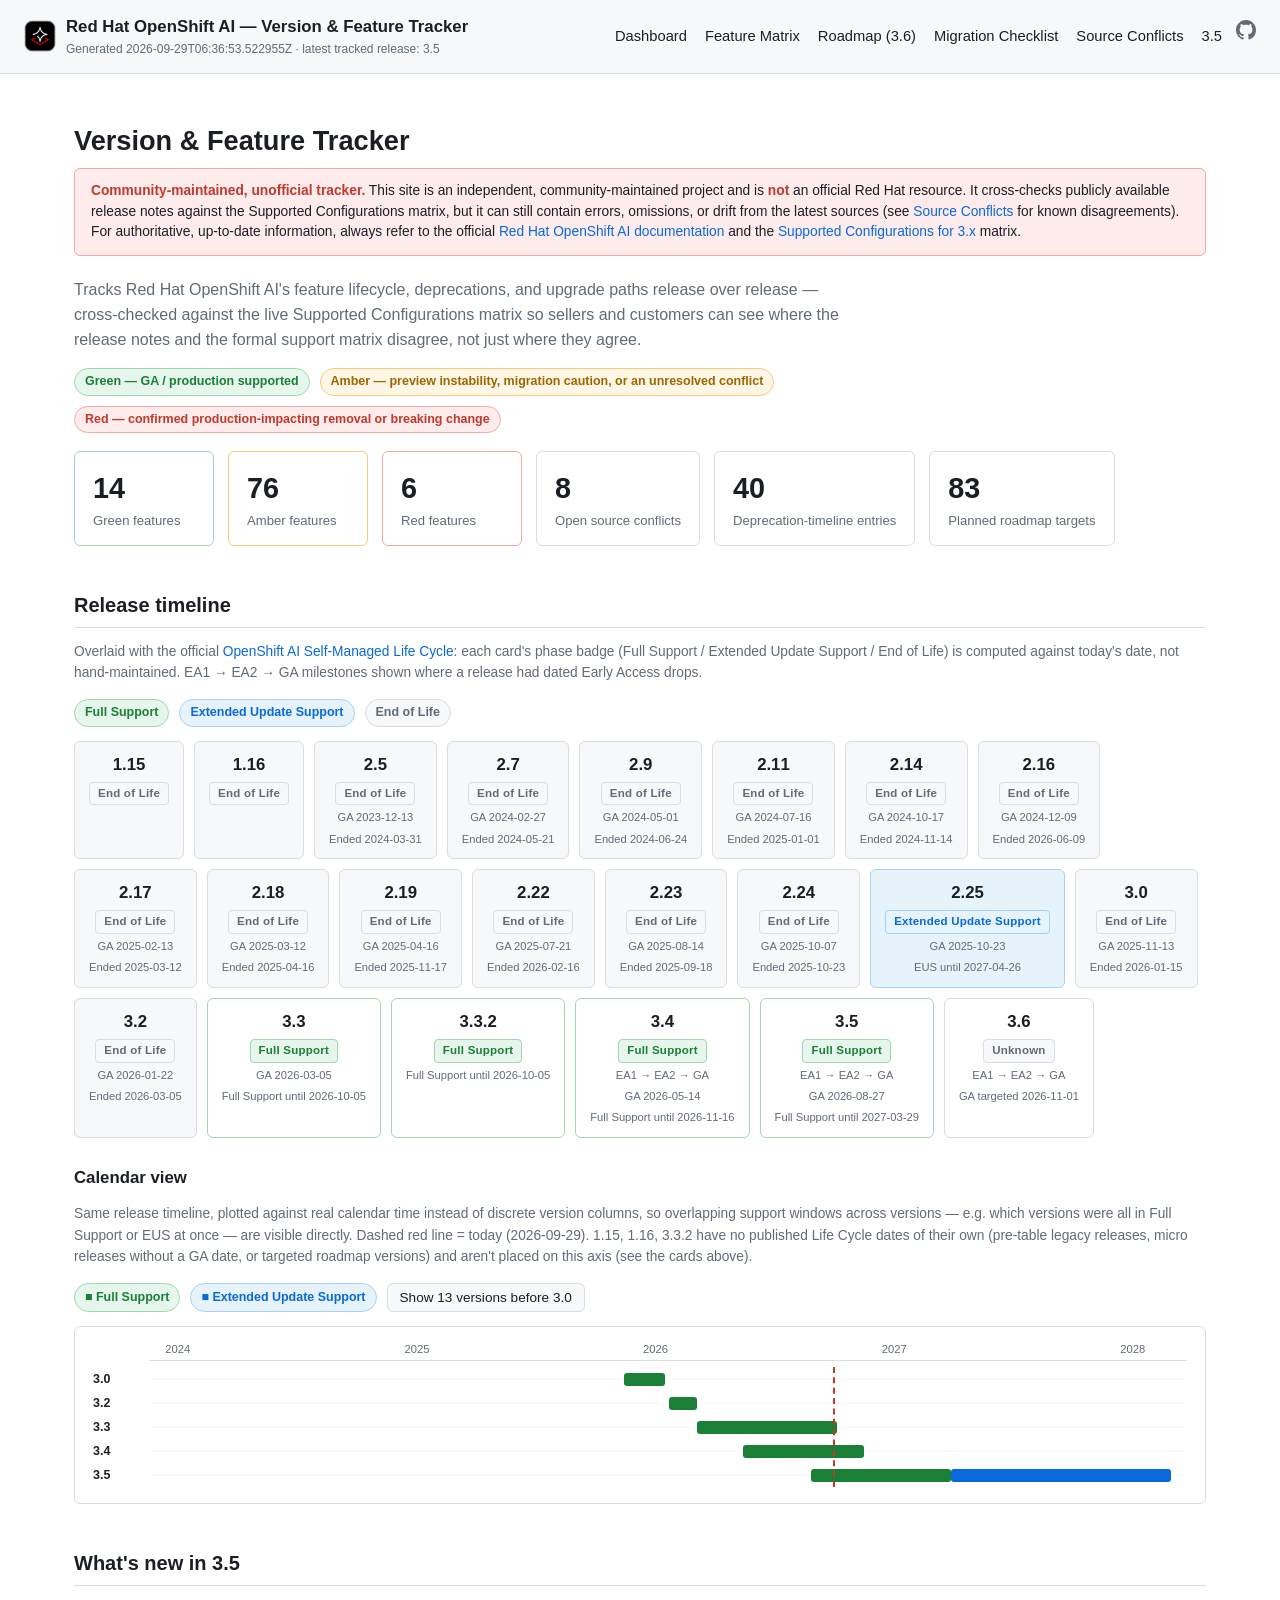
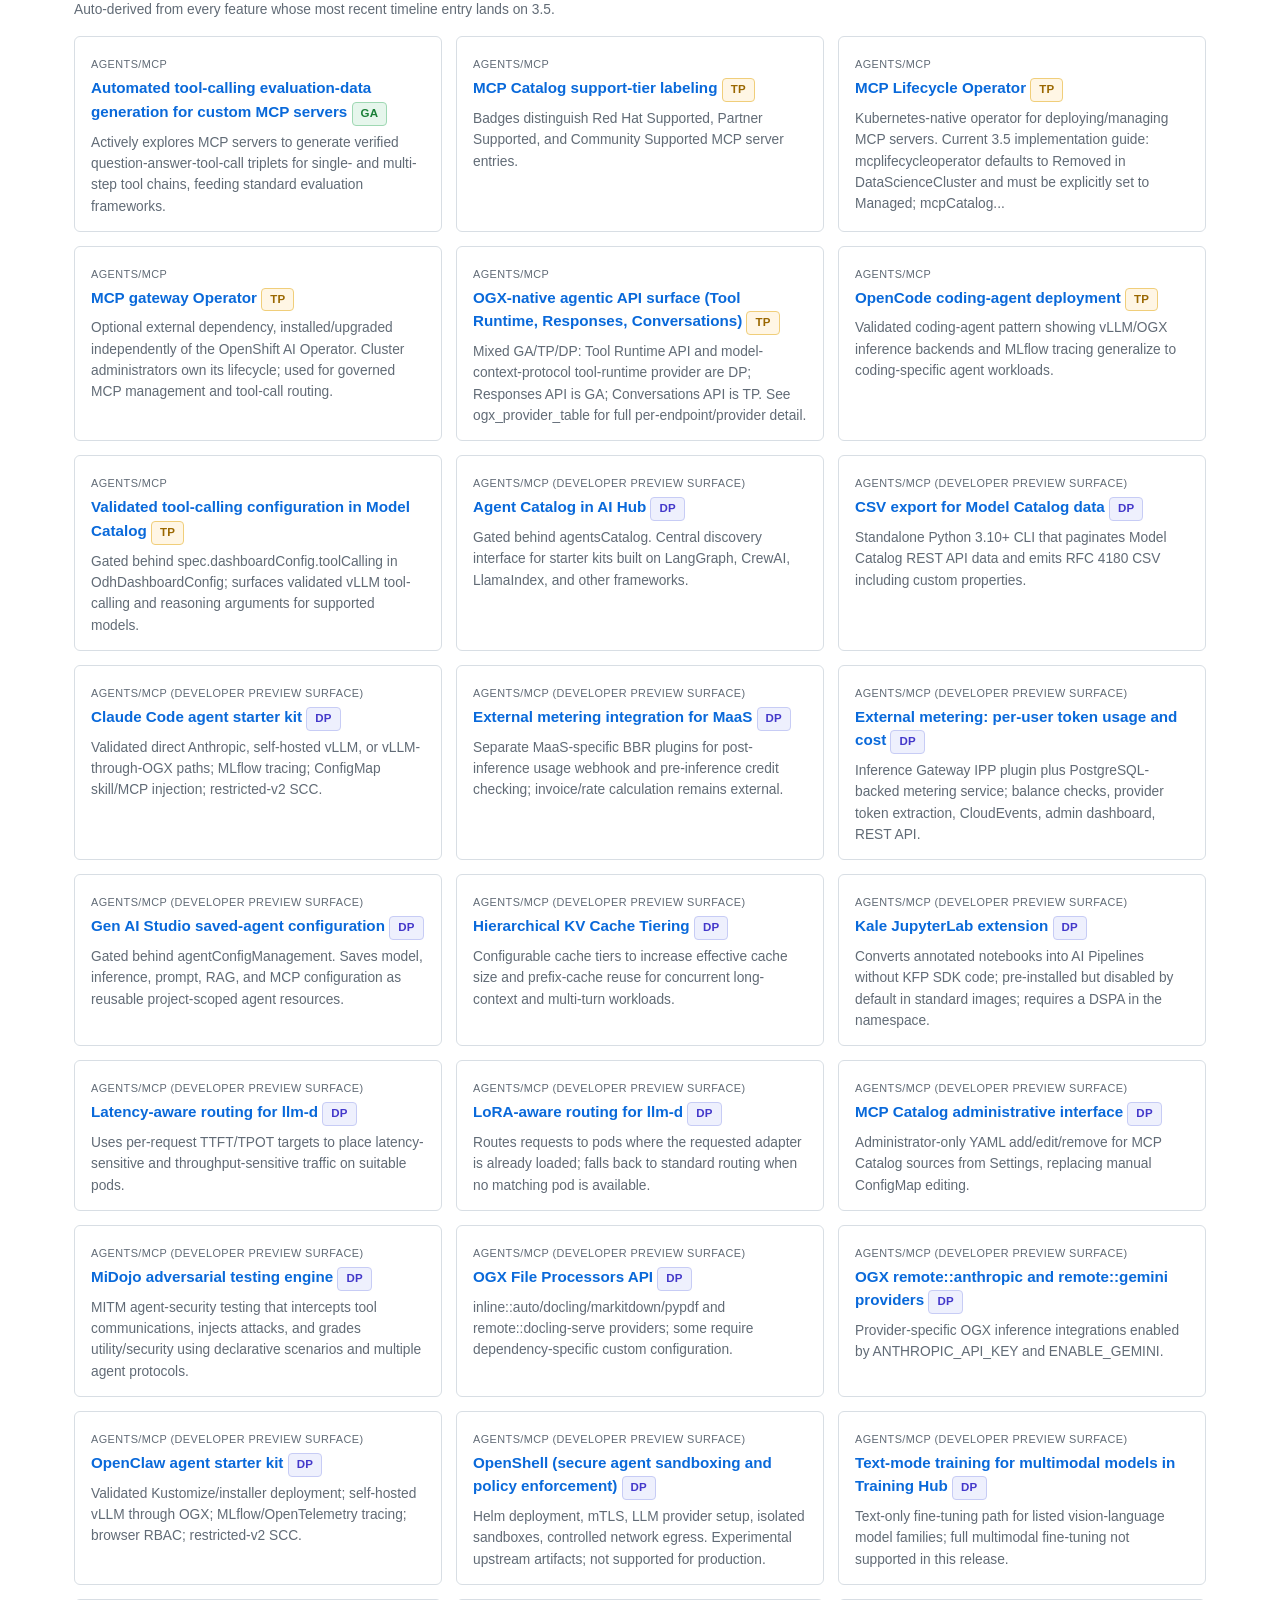
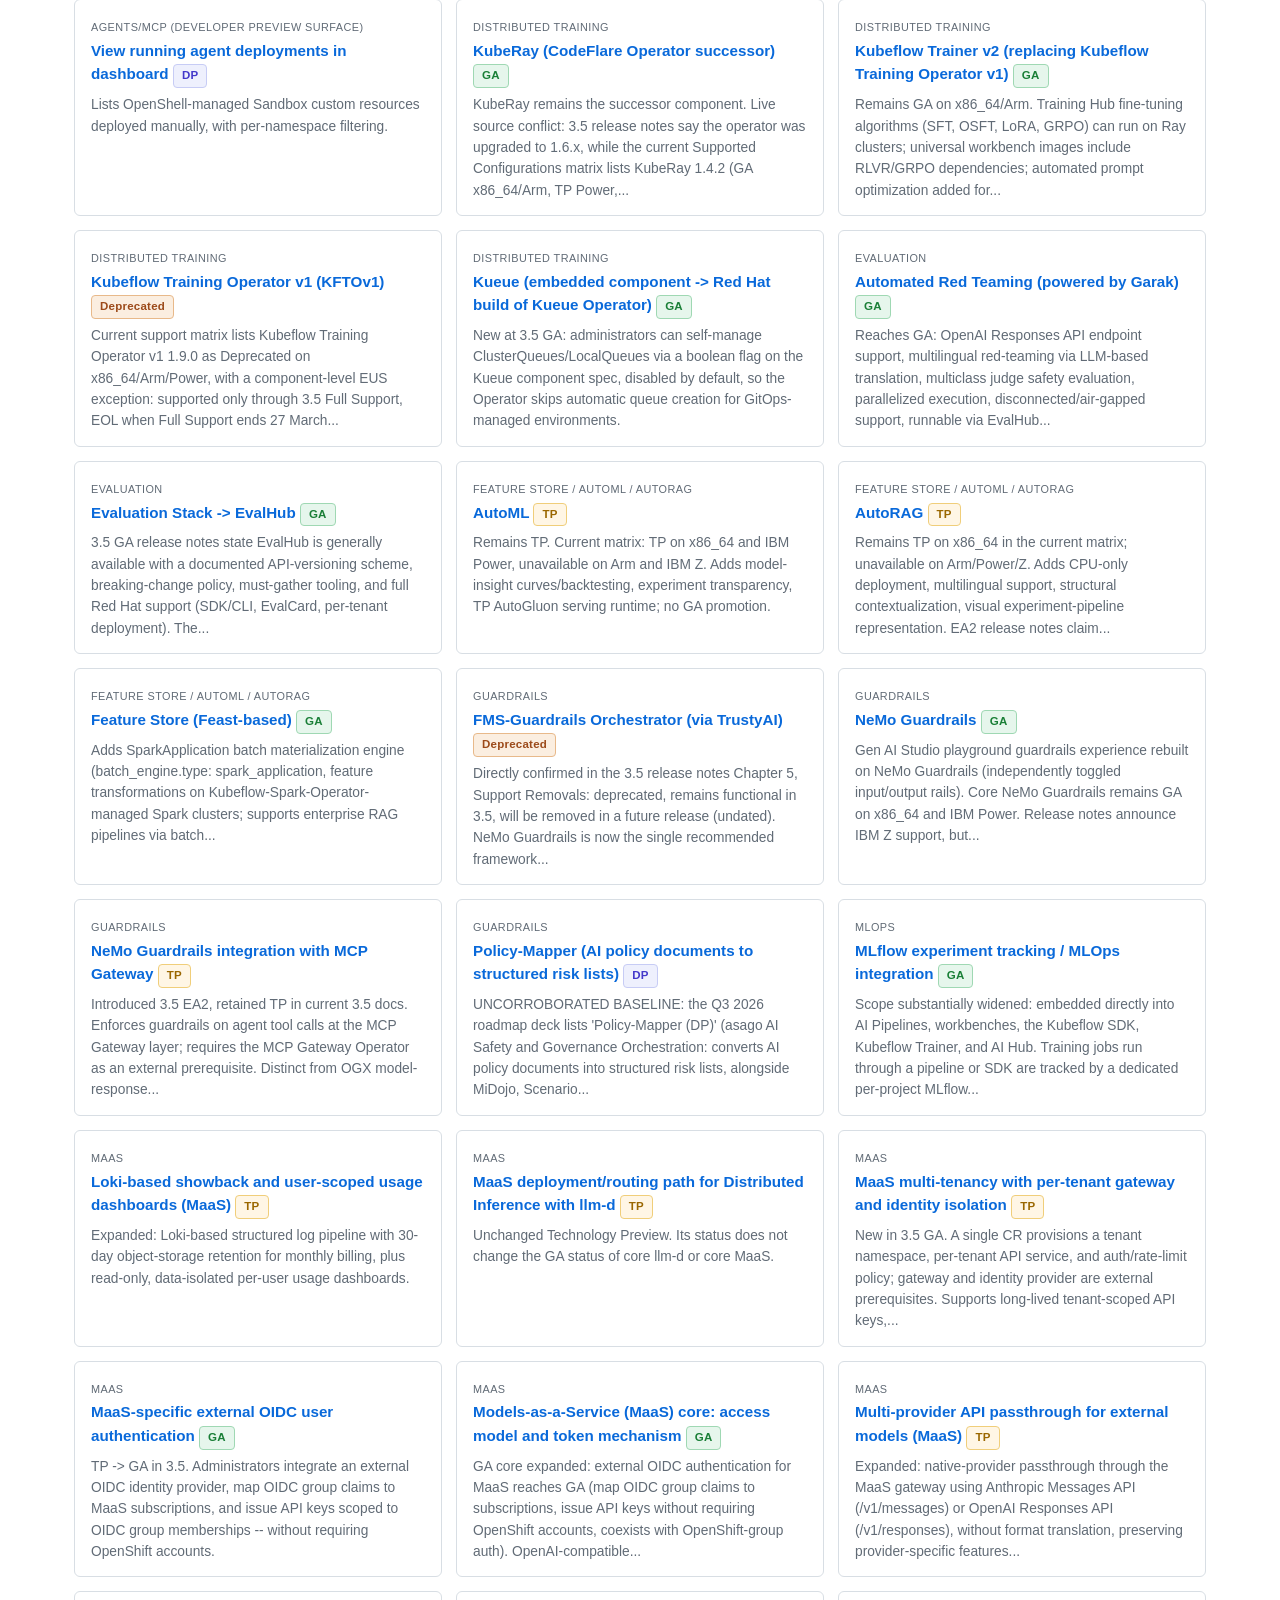
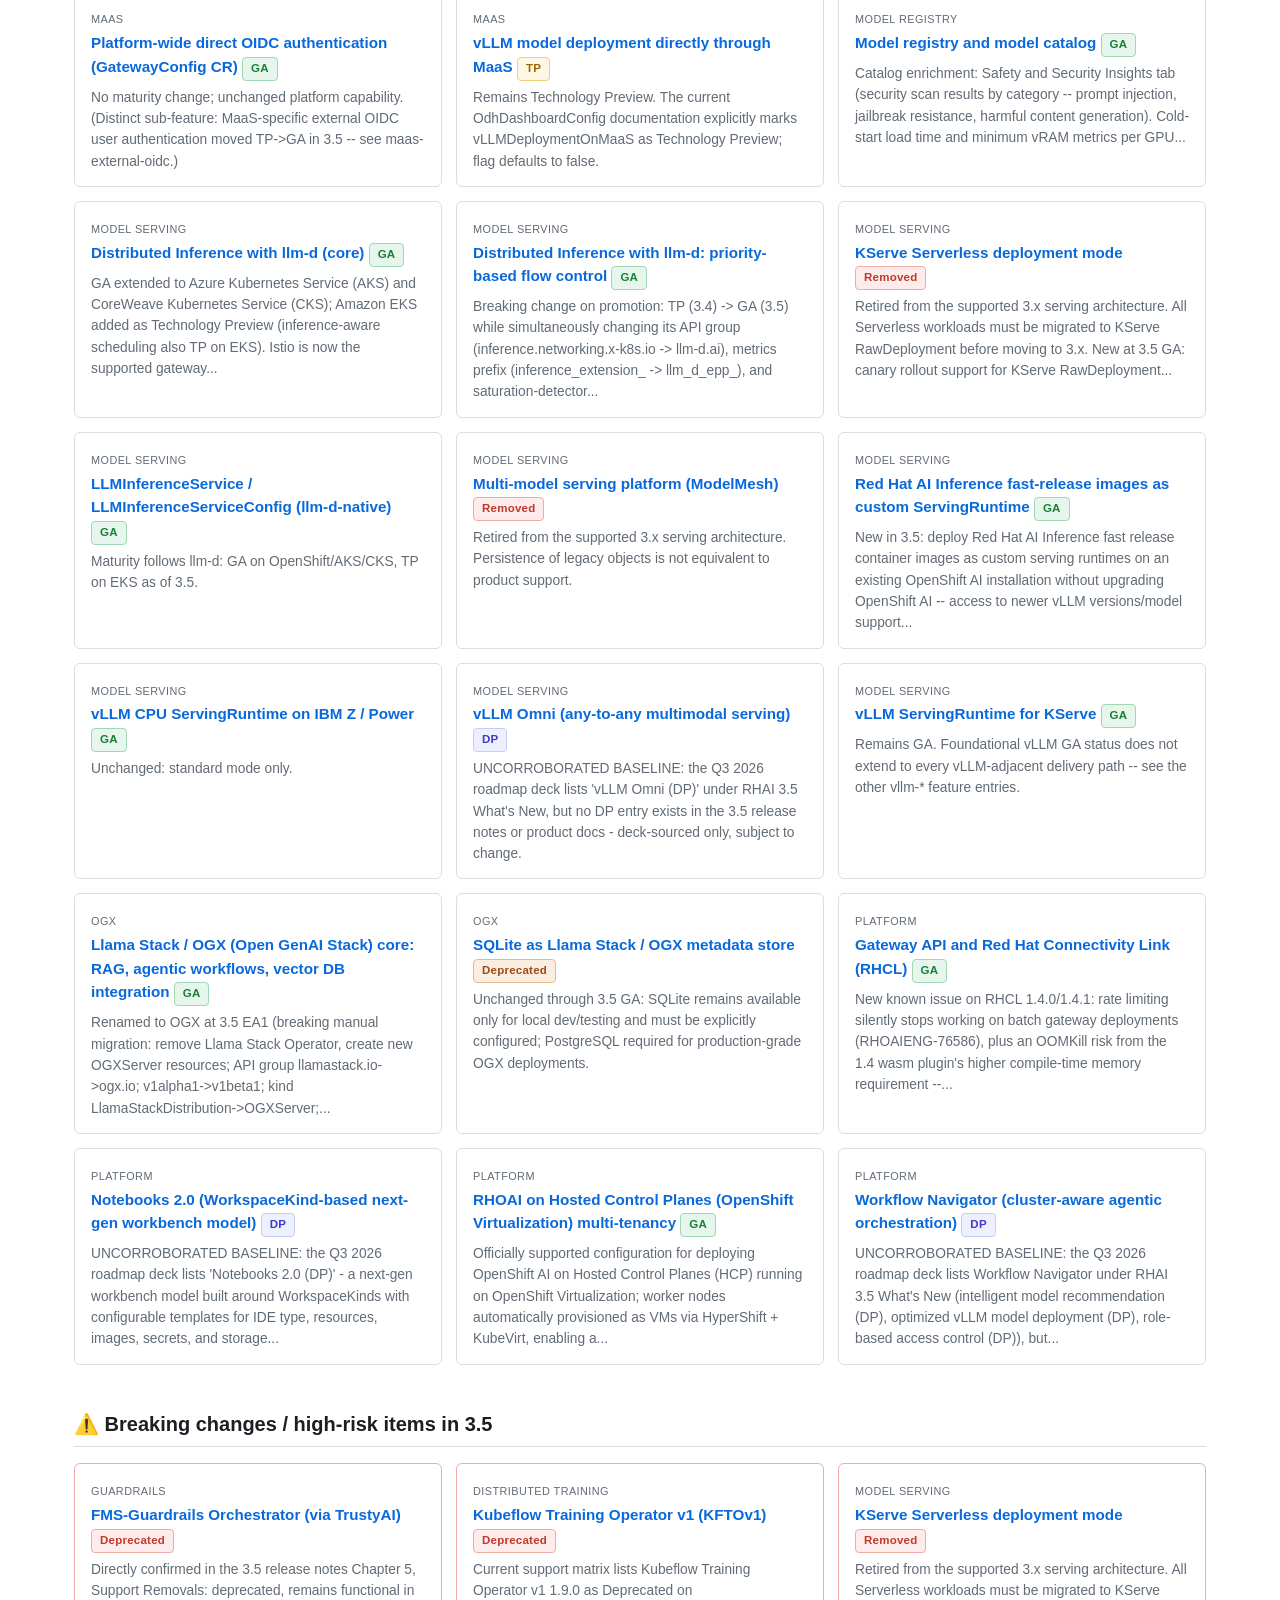
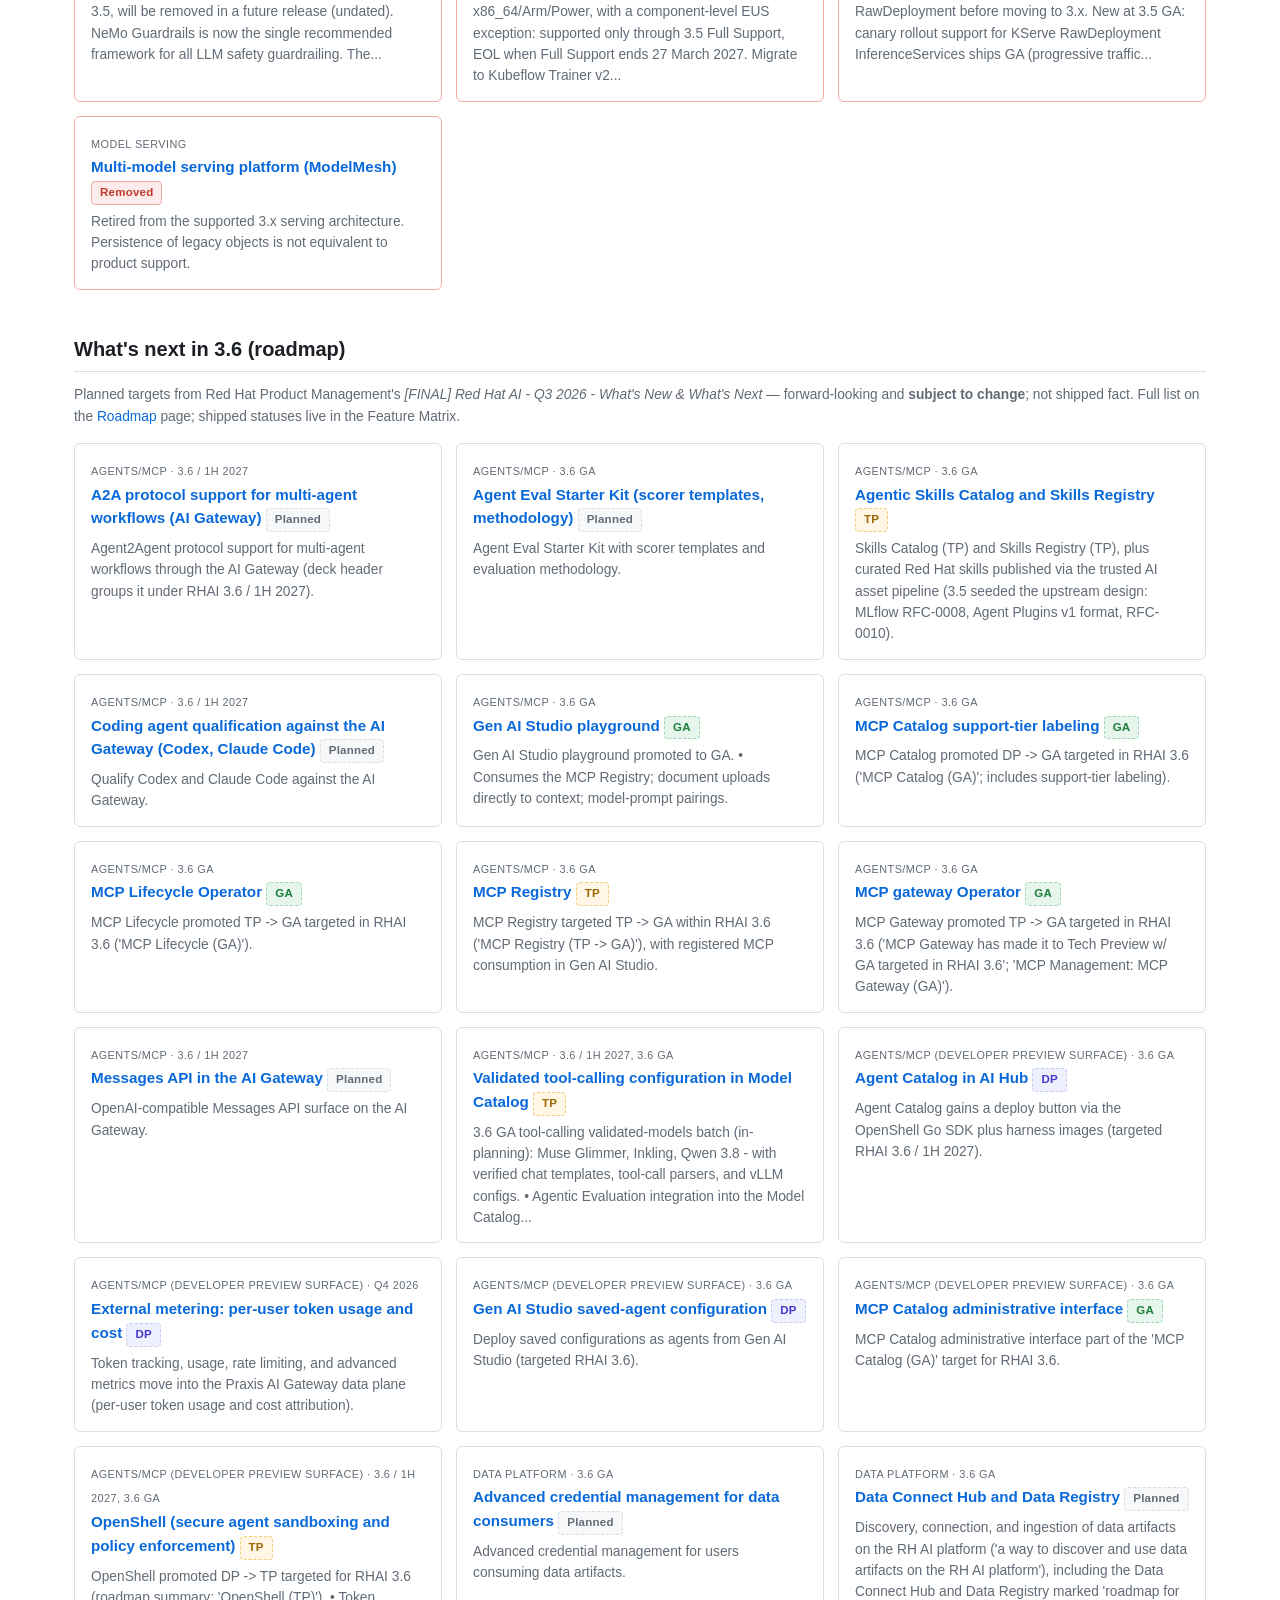
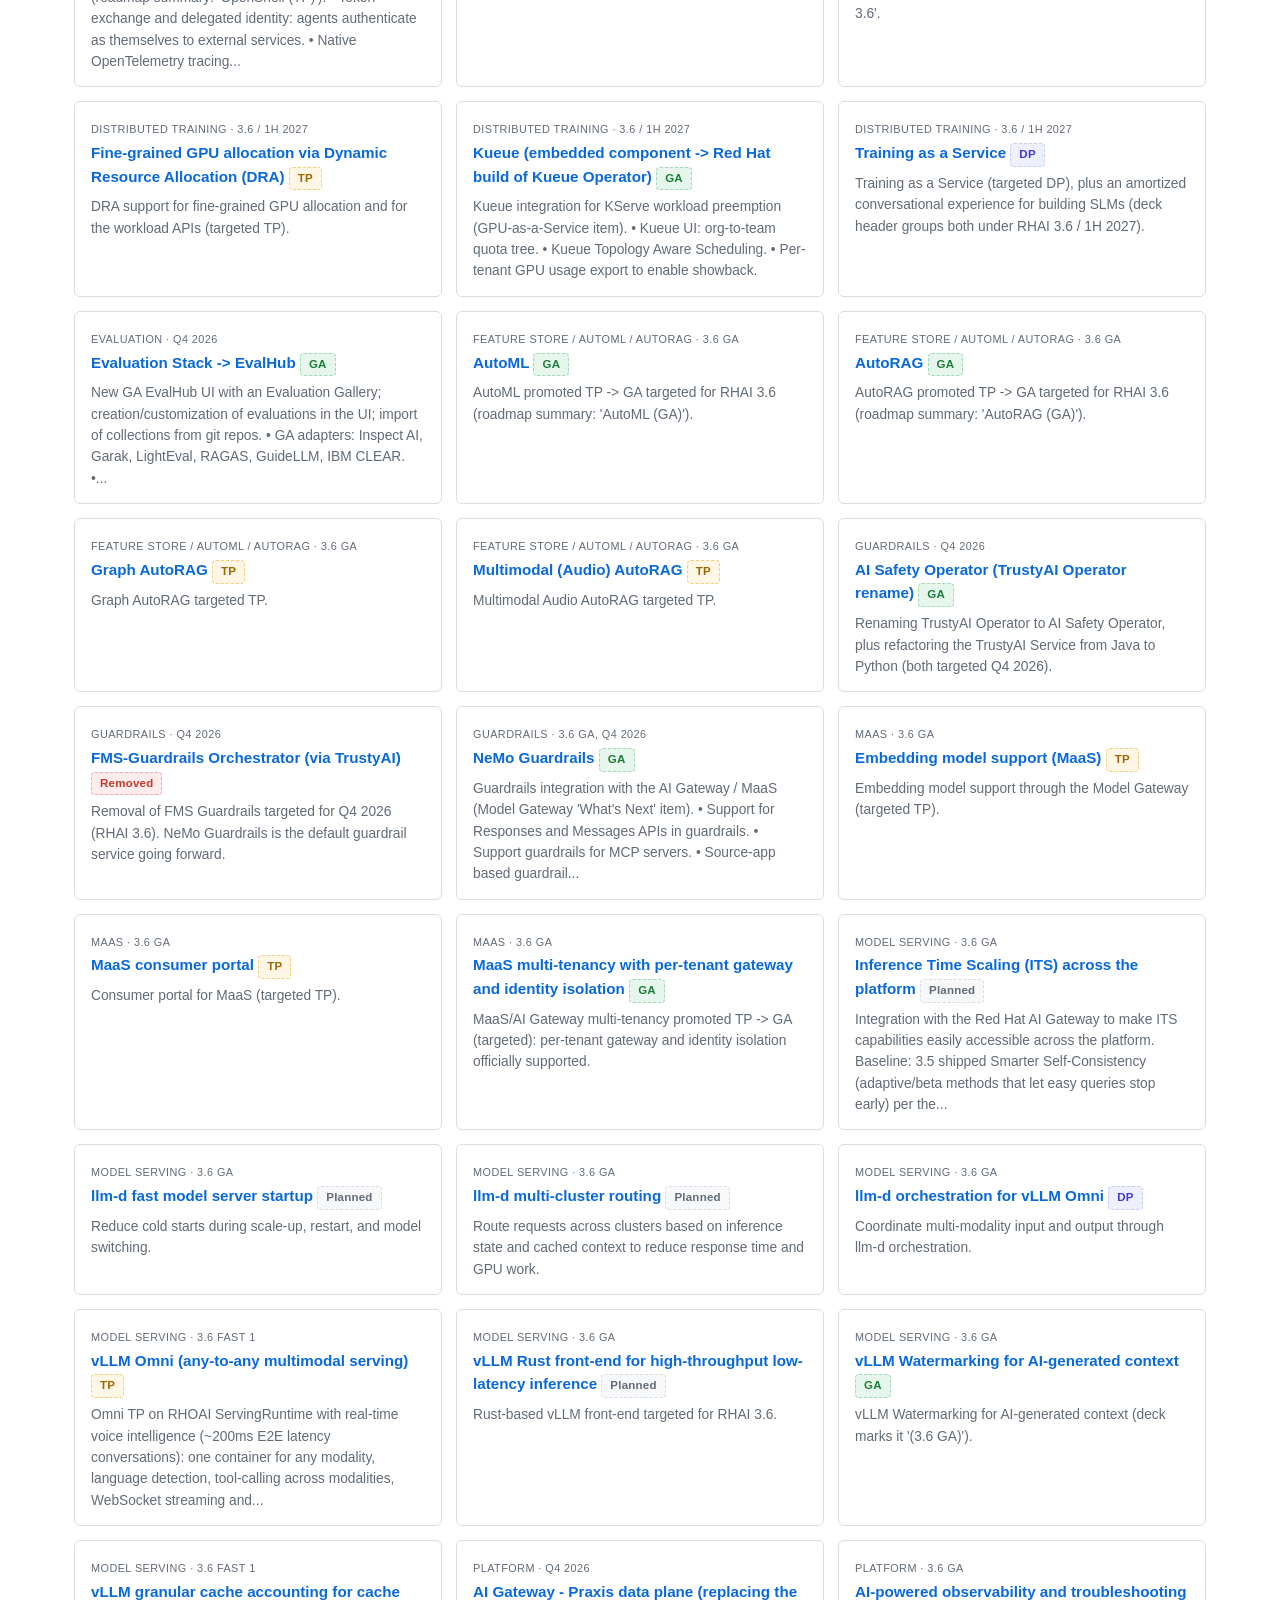
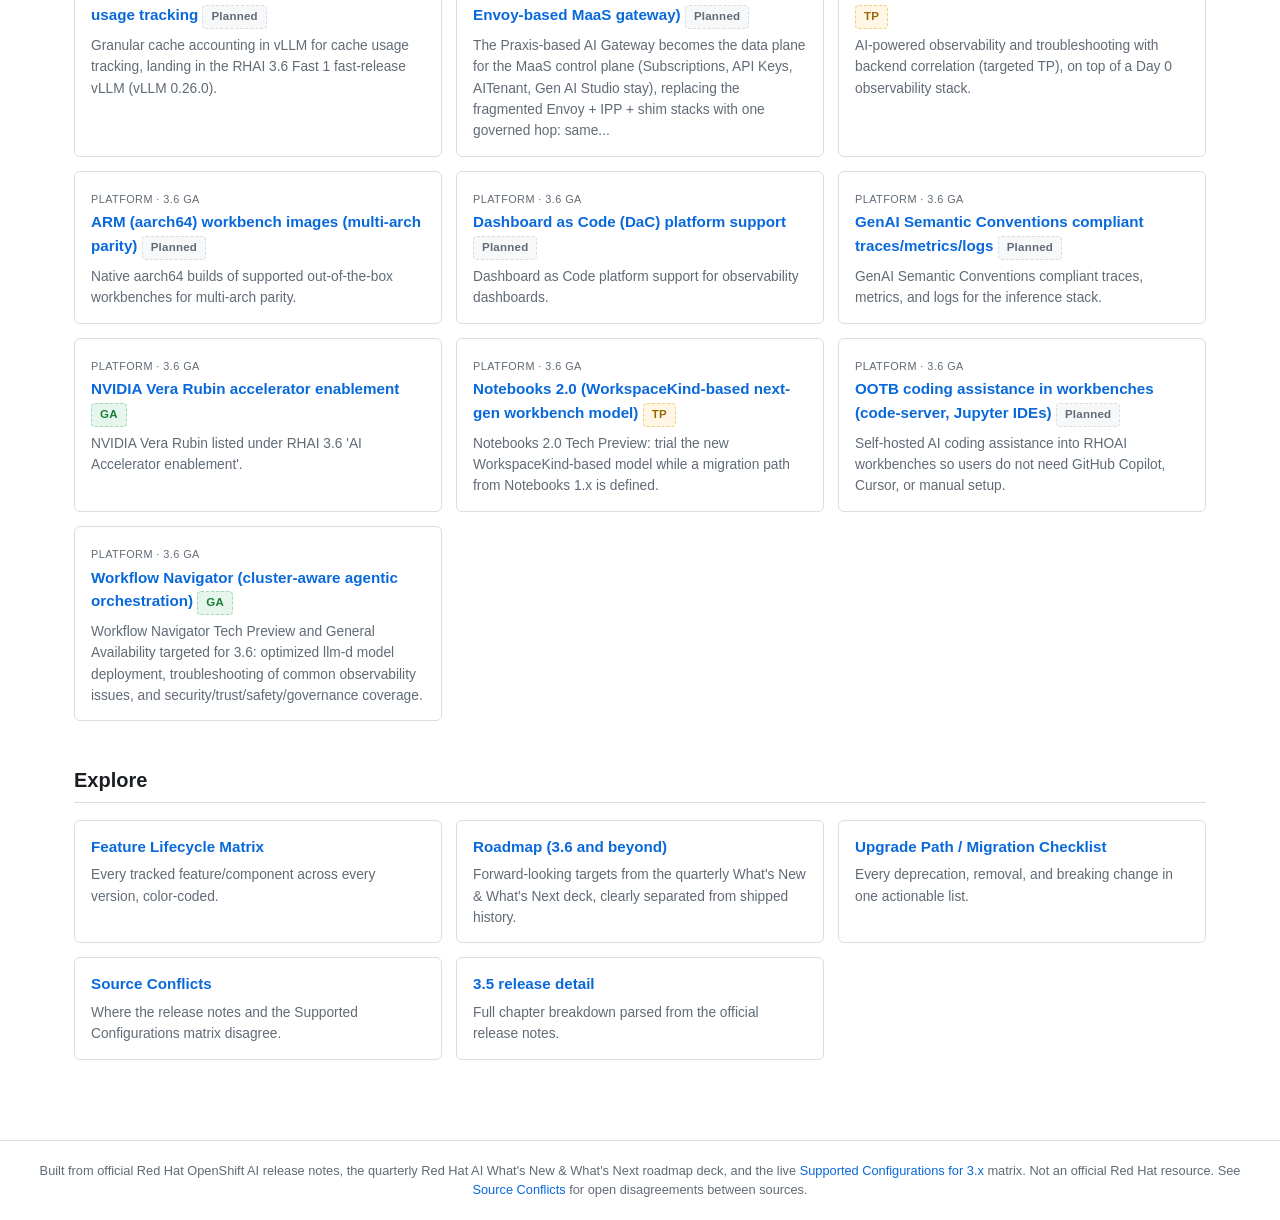
<file: docs/index.html>
<!DOCTYPE html>
<html lang="en">
<head>
<meta charset="utf-8">
<meta name="viewport" content="width=device-width, initial-scale=1">
<title>Dashboard — RHOAI Version Tracker</title>
<link rel="icon" type="image/png" href="assets/favicon.png">
<link rel="stylesheet" href="assets/style.css">
</head>
<body>
<header class="site-header">
  <a class="brand" href="index.html">
    <img class="brand-icon" src="assets/favicon.png" alt="" width="32" height="32">
    <span class="brand-text">
      Red Hat OpenShift AI &mdash; Version &amp; Feature Tracker
      <small>Generated 2026-09-29T06:36:53.522955Z &middot; latest tracked release: 3.5</small>
    </span>
  </a>
  <nav class="site-nav">
    <a href="index.html">Dashboard</a>
    <a href="matrix.html">Feature Matrix</a>
    <a href="roadmap.html">Roadmap (3.6)</a>
    <a href="migration.html">Migration Checklist</a>
    <a href="conflicts.html">Source Conflicts</a>
<a href="versions/3.5.html">3.5</a>  </nav>
  <a class="github-link" href="https://github.com/micytao/rhoai-version-tracker" target="_blank" rel="noopener" aria-label="View source on GitHub" title="View source on GitHub">
    <svg viewBox="0 0 16 16" width="20" height="20" fill="currentColor" aria-hidden="true">
      <path d="M8 0C3.58 0 0 3.58 0 8c0 3.54 2.29 6.53 5.47 7.59.4.07.55-.17.55-.38 0-.19-.01-.82-.01-1.49-2.01.37-2.53-.49-2.69-.94-.09-.23-.48-.94-.82-1.13-.28-.15-.68-.52-.01-.53.63-.01 1.08.58 1.23.82.72 1.21 1.87.87 2.33.66.07-.52.28-.87.51-1.07-1.78-.2-3.64-.89-3.64-3.95 0-.87.31-1.59.82-2.15-.08-.2-.36-1.02.08-2.12 0 0 .67-.21 2.2.82.64-.18 1.32-.27 2-.27.68 0 1.36.09 2 .27 1.53-1.04 2.2-.82 2.2-.82.44 1.1.16 1.92.08 2.12.51.56.82 1.27.82 2.15 0 3.07-1.87 3.75-3.65 3.95.29.25.54.73.54 1.48 0 1.07-.01 1.93-.01 2.2 0 .21.15.46.55.38A8.013 8.013 0 0016 8c0-4.42-3.58-8-8-8z"></path>
    </svg>
  </a>
</header>
<main>
<h1>Version &amp; Feature Tracker</h1>
<div class="disclaimer-banner">
  <strong>Community-maintained, unofficial tracker.</strong> This site is an independent,
  community-maintained project and is <strong>not</strong> an official Red Hat resource. It
  cross-checks publicly available release notes against the Supported Configurations matrix, but
  it can still contain errors, omissions, or drift from the latest sources (see
  <a href="conflicts.html">Source Conflicts</a> for known disagreements). For
  authoritative, up-to-date information, always refer to the official
  <a href="https://access.redhat.com/documentation/en-us/red_hat_openshift_ai_self-managed" target="_blank" rel="noopener">Red Hat OpenShift AI documentation</a>
  and the
  <a href="https://access.redhat.com/articles/rhoai-supported-configs-3.x" target="_blank" rel="noopener">Supported Configurations for 3.x</a> matrix.
</div>
<p class="lede">
  Tracks Red Hat OpenShift AI's feature lifecycle, deprecations, and upgrade paths
  release over release &mdash; cross-checked against the live Supported Configurations
  matrix so sellers and customers can see where the release notes and the formal
  support matrix disagree, not just where they agree.
</p>

<div class="legend">
  <span class="chip green">Green &mdash; GA / production supported</span>
  <span class="chip amber">Amber &mdash; preview instability, migration caution, or an unresolved conflict</span>
  <span class="chip red">Red &mdash; confirmed production-impacting removal or breaking change</span>
</div>

<div class="stat-cards">
  <div class="stat-card green"><div class="num">14</div><div class="label">Green features</div></div>
  <div class="stat-card amber"><div class="num">76</div><div class="label">Amber features</div></div>
  <div class="stat-card red"><div class="num">6</div><div class="label">Red features</div></div>
  <div class="stat-card"><div class="num">8</div><div class="label">Open source conflicts</div></div>
  <div class="stat-card"><div class="num">40</div><div class="label">Deprecation-timeline entries</div></div>
  <div class="stat-card"><div class="num">83</div><div class="label">Planned roadmap targets</div></div>
</div>

<h2>Release timeline</h2>
<p class="section-note">
  Overlaid with the official
  <a href="https://access.redhat.com/support/policy/updates/rhoai-sm/lifecycle" target="_blank" rel="noopener">OpenShift AI Self-Managed Life Cycle</a>:
  each card's phase badge (Full Support / Extended Update Support / End of Life) is computed against today's date, not hand-maintained.
  EA1 &rarr; EA2 &rarr; GA milestones shown where a release had dated Early Access drops.
</p>
<div class="legend">
  <span class="chip lifecycle-full-support">Full Support</span>
  <span class="chip lifecycle-eus">Extended Update Support</span>
  <span class="chip lifecycle-eol">End of Life</span>
</div>
<div class="version-strip">
  <div class="version-card lifecycle-eol">
    <div class="v">1.15</div>
    <span class="badge lifecycle-eol">End of Life</span>
  </div>
  <div class="version-card lifecycle-eol">
    <div class="v">1.16</div>
    <span class="badge lifecycle-eol">End of Life</span>
  </div>
  <div class="version-card lifecycle-eol">
    <div class="v">2.5</div>
    <span class="badge lifecycle-eol">End of Life</span>
<div class="milestones">GA 2023-12-13</div>    <div class="milestones">Ended 2024-03-31</div>
  </div>
  <div class="version-card lifecycle-eol">
    <div class="v">2.7</div>
    <span class="badge lifecycle-eol">End of Life</span>
<div class="milestones">GA 2024-02-27</div>    <div class="milestones">Ended 2024-05-21</div>
  </div>
  <div class="version-card lifecycle-eol">
    <div class="v">2.9</div>
    <span class="badge lifecycle-eol">End of Life</span>
<div class="milestones">GA 2024-05-01</div>    <div class="milestones">Ended 2024-06-24</div>
  </div>
  <div class="version-card lifecycle-eol">
    <div class="v">2.11</div>
    <span class="badge lifecycle-eol">End of Life</span>
<div class="milestones">GA 2024-07-16</div>    <div class="milestones">Ended 2025-01-01</div>
  </div>
  <div class="version-card lifecycle-eol">
    <div class="v">2.14</div>
    <span class="badge lifecycle-eol">End of Life</span>
<div class="milestones">GA 2024-10-17</div>    <div class="milestones">Ended 2024-11-14</div>
  </div>
  <div class="version-card lifecycle-eol">
    <div class="v">2.16</div>
    <span class="badge lifecycle-eol">End of Life</span>
<div class="milestones">GA 2024-12-09</div>    <div class="milestones">Ended 2026-06-09</div>
  </div>
  <div class="version-card lifecycle-eol">
    <div class="v">2.17</div>
    <span class="badge lifecycle-eol">End of Life</span>
<div class="milestones">GA 2025-02-13</div>    <div class="milestones">Ended 2025-03-12</div>
  </div>
  <div class="version-card lifecycle-eol">
    <div class="v">2.18</div>
    <span class="badge lifecycle-eol">End of Life</span>
<div class="milestones">GA 2025-03-12</div>    <div class="milestones">Ended 2025-04-16</div>
  </div>
  <div class="version-card lifecycle-eol">
    <div class="v">2.19</div>
    <span class="badge lifecycle-eol">End of Life</span>
<div class="milestones">GA 2025-04-16</div>    <div class="milestones">Ended 2025-11-17</div>
  </div>
  <div class="version-card lifecycle-eol">
    <div class="v">2.22</div>
    <span class="badge lifecycle-eol">End of Life</span>
<div class="milestones">GA 2025-07-21</div>    <div class="milestones">Ended 2026-02-16</div>
  </div>
  <div class="version-card lifecycle-eol">
    <div class="v">2.23</div>
    <span class="badge lifecycle-eol">End of Life</span>
<div class="milestones">GA 2025-08-14</div>    <div class="milestones">Ended 2025-09-18</div>
  </div>
  <div class="version-card lifecycle-eol">
    <div class="v">2.24</div>
    <span class="badge lifecycle-eol">End of Life</span>
<div class="milestones">GA 2025-10-07</div>    <div class="milestones">Ended 2025-10-23</div>
  </div>
  <div class="version-card lifecycle-eus">
    <div class="v">2.25</div>
    <span class="badge lifecycle-eus">Extended Update Support</span>
<div class="milestones">GA 2025-10-23</div>    <div class="milestones">EUS until 2027-04-26</div>
  </div>
  <div class="version-card lifecycle-eol">
    <div class="v">3.0</div>
    <span class="badge lifecycle-eol">End of Life</span>
<div class="milestones">GA 2025-11-13</div>    <div class="milestones">Ended 2026-01-15</div>
  </div>
  <div class="version-card lifecycle-eol">
    <div class="v">3.2</div>
    <span class="badge lifecycle-eol">End of Life</span>
<div class="milestones">GA 2026-01-22</div>    <div class="milestones">Ended 2026-03-05</div>
  </div>
  <div class="version-card lifecycle-full-support">
    <div class="v">3.3</div>
    <span class="badge lifecycle-full-support">Full Support</span>
<div class="milestones">GA 2026-03-05</div>    <div class="milestones">Full Support until 2026-10-05</div>
  </div>
  <div class="version-card lifecycle-full-support">
    <div class="v">3.3.2</div>
    <span class="badge lifecycle-full-support">Full Support</span>
    <div class="milestones">Full Support until 2026-10-05</div>
  </div>
  <div class="version-card lifecycle-full-support">
    <div class="v">3.4</div>
    <span class="badge lifecycle-full-support">Full Support</span>
<div class="milestones">EA1 &rarr; EA2 &rarr; GA</div><div class="milestones">GA 2026-05-14</div>    <div class="milestones">Full Support until 2026-11-16</div>
  </div>
  <div class="version-card lifecycle-full-support">
    <div class="v">3.5</div>
    <span class="badge lifecycle-full-support">Full Support</span>
<div class="milestones">EA1 &rarr; EA2 &rarr; GA</div><div class="milestones">GA 2026-08-27</div>    <div class="milestones">Full Support until 2027-03-29</div>
  </div>
  <div class="version-card neutral">
    <div class="v">3.6</div>
    <span class="badge neutral">Unknown</span>
<div class="milestones">EA1 &rarr; EA2 &rarr; GA</div><div class="milestones">GA targeted 2026-11-01</div>  </div>
</div>

<h3>Calendar view</h3>
<p class="section-note">
  Same release timeline, plotted against real calendar time instead of discrete version columns, so overlapping
  support windows across versions &mdash; e.g. which versions were all in Full Support or EUS at once &mdash; are
  visible directly. Dashed red line = today (2026-09-29).
  1.15, 1.16, 3.3.2 have
  no published Life Cycle dates of their own (pre-table legacy releases, micro releases without a GA date, or
  targeted roadmap versions) and aren't placed on this axis (see the cards above).
</p>
<div class="legend">
  <span class="chip lifecycle-full-support">&#9632; Full Support</span>
  <span class="chip lifecycle-eus">&#9632; Extended Update Support</span>
  <button type="button" id="toggle-timeline-legacy" class="btn-toggle" data-count="13">
    Show 13 versions before 3.0
  </button>
</div>
<div class="timeline-swimlane" id="timeline-swimlane">
  <div class="timeline-header-row">
    <div class="timeline-label-spacer"></div>
    <div class="timeline-axis">
      <div class="timeline-tick" style="left: 2.77%">2024</div>
      <div class="timeline-tick" style="left: 25.82%">2025</div>
      <div class="timeline-tick" style="left: 48.8%">2026</div>
      <div class="timeline-tick" style="left: 71.79%">2027</div>
      <div class="timeline-tick" style="left: 94.77%">2028</div>
    </div>
  </div>
  <div class="timeline-body">
    <div class="timeline-labels">
<div class="timeline-lane-label legacy-lane">2.5</div><div class="timeline-lane-label legacy-lane">2.7</div><div class="timeline-lane-label legacy-lane">2.9</div><div class="timeline-lane-label legacy-lane">2.11</div><div class="timeline-lane-label legacy-lane">2.14</div><div class="timeline-lane-label legacy-lane">2.16</div><div class="timeline-lane-label legacy-lane">2.17</div><div class="timeline-lane-label legacy-lane">2.18</div><div class="timeline-lane-label legacy-lane">2.19</div><div class="timeline-lane-label legacy-lane">2.22</div><div class="timeline-lane-label legacy-lane">2.23</div><div class="timeline-lane-label legacy-lane">2.24</div><div class="timeline-lane-label legacy-lane">2.25</div><div class="timeline-lane-label">3.0</div><div class="timeline-lane-label">3.2</div><div class="timeline-lane-label">3.3</div><div class="timeline-lane-label">3.4</div><div class="timeline-lane-label">3.5</div>    </div>
    <div class="timeline-tracks">
      <div class="timeline-today-line" style="left: 65.87%" title="Today (2026-09-29)"></div>
      <div class="timeline-lane-track legacy-lane">
        <div class="timeline-bar lifecycle-full-support" style="left:1.57%; width:6.869999999999999%" title="2.5: Full Support 2023-12-13 → 2024-03-31"></div>
      </div>
      <div class="timeline-lane-track legacy-lane">
        <div class="timeline-bar lifecycle-full-support" style="left:6.36%; width:5.29%" title="2.7: Full Support 2024-02-27 → 2024-05-21"></div>
      </div>
      <div class="timeline-lane-track legacy-lane">
        <div class="timeline-bar lifecycle-full-support" style="left:10.39%; width:3.3999999999999986%" title="2.9: Full Support 2024-05-01 → 2024-06-24"></div>
      </div>
      <div class="timeline-lane-track legacy-lane">
        <div class="timeline-bar lifecycle-full-support" style="left:15.18%; width:10.64%" title="2.11: Full Support 2024-07-16 → 2025-01-01"></div>
      </div>
      <div class="timeline-lane-track legacy-lane">
        <div class="timeline-bar lifecycle-full-support" style="left:21.03%; width:1.7699999999999996%" title="2.14: Full Support 2024-10-17 → 2024-11-14"></div>
      </div>
      <div class="timeline-lane-track legacy-lane">
        <div class="timeline-bar lifecycle-full-support" style="left:24.37%; width:13.220000000000002%" title="2.16: Full Support 2024-12-09 → 2025-07-07"></div>
        <div class="timeline-bar lifecycle-eus" style="left:37.59%; width:21.229999999999997%" title="2.16: Extended Update Support 2025-07-07 → 2026-06-09"></div>
      </div>
      <div class="timeline-lane-track legacy-lane">
        <div class="timeline-bar lifecycle-full-support" style="left:28.53%; width:1.6999999999999993%" title="2.17: Full Support 2025-02-13 → 2025-03-12"></div>
      </div>
      <div class="timeline-lane-track legacy-lane">
        <div class="timeline-bar lifecycle-full-support" style="left:30.23%; width:2.1999999999999993%" title="2.18: Full Support 2025-03-12 → 2025-04-16"></div>
      </div>
      <div class="timeline-lane-track legacy-lane">
        <div class="timeline-bar lifecycle-full-support" style="left:32.43%; width:13.54%" title="2.19: Full Support 2025-04-16 → 2025-11-17"></div>
      </div>
      <div class="timeline-lane-track legacy-lane">
        <div class="timeline-bar lifecycle-full-support" style="left:38.48%; width:13.220000000000006%" title="2.22: Full Support 2025-07-21 → 2026-02-16"></div>
      </div>
      <div class="timeline-lane-track legacy-lane">
        <div class="timeline-bar lifecycle-full-support" style="left:39.99%; width:2.1999999999999957%" title="2.23: Full Support 2025-08-14 → 2025-09-18"></div>
      </div>
      <div class="timeline-lane-track legacy-lane">
        <div class="timeline-bar lifecycle-full-support" style="left:43.39%; width:1.009999999999998%" title="2.24: Full Support 2025-10-07 → 2025-10-23"></div>
      </div>
      <div class="timeline-lane-track legacy-lane">
        <div class="timeline-bar lifecycle-full-support" style="left:44.4%; width:13.469999999999999%" title="2.25: Full Support 2025-10-23 → 2026-05-25"></div>
        <div class="timeline-bar lifecycle-eus" style="left:57.87%; width:21.160000000000004%" title="2.25: Extended Update Support 2026-05-25 → 2027-04-26"></div>
      </div>
      <div class="timeline-lane-track">
        <div class="timeline-bar lifecycle-full-support" style="left:45.72%; width:3.969999999999999%" title="3.0: Full Support 2025-11-13 → 2026-01-15"></div>
      </div>
      <div class="timeline-lane-track">
        <div class="timeline-bar lifecycle-full-support" style="left:50.13%; width:2.6400000000000006%" title="3.2: Full Support 2026-01-22 → 2026-03-05"></div>
      </div>
      <div class="timeline-lane-track">
        <div class="timeline-bar lifecycle-full-support" style="left:52.77%; width:13.479999999999997%" title="3.3: Full Support 2026-03-05 → 2026-10-05"></div>
      </div>
      <div class="timeline-lane-track">
        <div class="timeline-bar lifecycle-full-support" style="left:57.18%; width:11.71%" title="3.4: Full Support 2026-05-14 → 2026-11-16"></div>
      </div>
      <div class="timeline-lane-track">
        <div class="timeline-bar lifecycle-full-support" style="left:63.79%; width:13.479999999999997%" title="3.5: Full Support 2026-08-27 → 2027-03-29"></div>
        <div class="timeline-bar lifecycle-eus" style="left:77.27%; width:21.16000000000001%" title="3.5: Extended Update Support 2027-03-29 → 2028-02-28"></div>
      </div>
    </div>
  </div>
</div>

<h2>What's new in 3.5</h2>
<p class="section-note">Auto-derived from every feature whose most recent timeline entry lands on 3.5.</p>
<div class="card-grid">
  <div class="item-card">
    <span class="tag">Agents/MCP</span>
    <h4><a href="matrix.html#tool-calling-evaldata-gen">Automated tool-calling evaluation-data generation for custom MCP servers</a> <span class="badge status-ga">GA</span></h4>
    <p>Actively explores MCP servers to generate verified question-answer-tool-call triplets for single- and multi-step tool chains, feeding standard evaluation frameworks.</p>
  </div>
  <div class="item-card">
    <span class="tag">Agents/MCP</span>
    <h4><a href="matrix.html#mcp-catalog-tier-labeling">MCP Catalog support-tier labeling</a> <span class="badge status-tp">TP</span></h4>
    <p>Badges distinguish Red Hat Supported, Partner Supported, and Community Supported MCP server entries.</p>
  </div>
  <div class="item-card">
    <span class="tag">Agents/MCP</span>
    <h4><a href="matrix.html#mcp-lifecycle-operator">MCP Lifecycle Operator</a> <span class="badge status-tp">TP</span></h4>
    <p>Kubernetes-native operator for deploying/managing MCP servers. Current 3.5 implementation guide: mcplifecycleoperator defaults to Removed in DataScienceCluster and must be explicitly set to Managed; mcpCatalog...</p>
  </div>
  <div class="item-card">
    <span class="tag">Agents/MCP</span>
    <h4><a href="matrix.html#mcp-gateway-operator">MCP gateway Operator</a> <span class="badge status-tp">TP</span></h4>
    <p>Optional external dependency, installed/upgraded independently of the OpenShift AI Operator. Cluster administrators own its lifecycle; used for governed MCP management and tool-call routing.</p>
  </div>
  <div class="item-card">
    <span class="tag">Agents/MCP</span>
    <h4><a href="matrix.html#ogx-agentic-api-surface">OGX-native agentic API surface (Tool Runtime, Responses, Conversations)</a> <span class="badge status-tp">TP</span></h4>
    <p>Mixed GA/TP/DP: Tool Runtime API and model-context-protocol tool-runtime provider are DP; Responses API is GA; Conversations API is TP. See ogx_provider_table for full per-endpoint/provider detail.</p>
  </div>
  <div class="item-card">
    <span class="tag">Agents/MCP</span>
    <h4><a href="matrix.html#opencode-agent">OpenCode coding-agent deployment</a> <span class="badge status-tp">TP</span></h4>
    <p>Validated coding-agent pattern showing vLLM/OGX inference backends and MLflow tracing generalize to coding-specific agent workloads.</p>
  </div>
  <div class="item-card">
    <span class="tag">Agents/MCP</span>
    <h4><a href="matrix.html#validated-tool-calling-catalog">Validated tool-calling configuration in Model Catalog</a> <span class="badge status-tp">TP</span></h4>
    <p>Gated behind spec.dashboardConfig.toolCalling in OdhDashboardConfig; surfaces validated vLLM tool-calling and reasoning arguments for supported models.</p>
  </div>
  <div class="item-card">
    <span class="tag">Agents/MCP (Developer Preview surface)</span>
    <h4><a href="matrix.html#agent-catalog-aihub">Agent Catalog in AI Hub</a> <span class="badge status-dp">DP</span></h4>
    <p>Gated behind agentsCatalog. Central discovery interface for starter kits built on LangGraph, CrewAI, LlamaIndex, and other frameworks.</p>
  </div>
  <div class="item-card">
    <span class="tag">Agents/MCP (Developer Preview surface)</span>
    <h4><a href="matrix.html#csv-export-model-catalog">CSV export for Model Catalog data</a> <span class="badge status-dp">DP</span></h4>
    <p>Standalone Python 3.10+ CLI that paginates Model Catalog REST API data and emits RFC 4180 CSV including custom properties.</p>
  </div>
  <div class="item-card">
    <span class="tag">Agents/MCP (Developer Preview surface)</span>
    <h4><a href="matrix.html#claude-code-starter-kit">Claude Code agent starter kit</a> <span class="badge status-dp">DP</span></h4>
    <p>Validated direct Anthropic, self-hosted vLLM, or vLLM-through-OGX paths; MLflow tracing; ConfigMap skill/MCP injection; restricted-v2 SCC.</p>
  </div>
  <div class="item-card">
    <span class="tag">Agents/MCP (Developer Preview surface)</span>
    <h4><a href="matrix.html#external-metering-maas">External metering integration for MaaS</a> <span class="badge status-dp">DP</span></h4>
    <p>Separate MaaS-specific BBR plugins for post-inference usage webhook and pre-inference credit checking; invoice/rate calculation remains external.</p>
  </div>
  <div class="item-card">
    <span class="tag">Agents/MCP (Developer Preview surface)</span>
    <h4><a href="matrix.html#external-metering-general">External metering: per-user token usage and cost</a> <span class="badge status-dp">DP</span></h4>
    <p>Inference Gateway IPP plugin plus PostgreSQL-backed metering service; balance checks, provider token extraction, CloudEvents, admin dashboard, REST API.</p>
  </div>
  <div class="item-card">
    <span class="tag">Agents/MCP (Developer Preview surface)</span>
    <h4><a href="matrix.html#genai-studio-saved-agent">Gen AI Studio saved-agent configuration</a> <span class="badge status-dp">DP</span></h4>
    <p>Gated behind agentConfigManagement. Saves model, inference, prompt, RAG, and MCP configuration as reusable project-scoped agent resources.</p>
  </div>
  <div class="item-card">
    <span class="tag">Agents/MCP (Developer Preview surface)</span>
    <h4><a href="matrix.html#hierarchical-kv-cache-tiering">Hierarchical KV Cache Tiering</a> <span class="badge status-dp">DP</span></h4>
    <p>Configurable cache tiers to increase effective cache size and prefix-cache reuse for concurrent long-context and multi-turn workloads.</p>
  </div>
  <div class="item-card">
    <span class="tag">Agents/MCP (Developer Preview surface)</span>
    <h4><a href="matrix.html#kale-jupyterlab-extension">Kale JupyterLab extension</a> <span class="badge status-dp">DP</span></h4>
    <p>Converts annotated notebooks into AI Pipelines without KFP SDK code; pre-installed but disabled by default in standard images; requires a DSPA in the namespace.</p>
  </div>
  <div class="item-card">
    <span class="tag">Agents/MCP (Developer Preview surface)</span>
    <h4><a href="matrix.html#latency-aware-routing-llmd">Latency-aware routing for llm-d</a> <span class="badge status-dp">DP</span></h4>
    <p>Uses per-request TTFT/TPOT targets to place latency-sensitive and throughput-sensitive traffic on suitable pods.</p>
  </div>
  <div class="item-card">
    <span class="tag">Agents/MCP (Developer Preview surface)</span>
    <h4><a href="matrix.html#lora-aware-routing-llmd">LoRA-aware routing for llm-d</a> <span class="badge status-dp">DP</span></h4>
    <p>Routes requests to pods where the requested adapter is already loaded; falls back to standard routing when no matching pod is available.</p>
  </div>
  <div class="item-card">
    <span class="tag">Agents/MCP (Developer Preview surface)</span>
    <h4><a href="matrix.html#mcp-catalog-admin-ui">MCP Catalog administrative interface</a> <span class="badge status-dp">DP</span></h4>
    <p>Administrator-only YAML add/edit/remove for MCP Catalog sources from Settings, replacing manual ConfigMap editing.</p>
  </div>
  <div class="item-card">
    <span class="tag">Agents/MCP (Developer Preview surface)</span>
    <h4><a href="matrix.html#midojo">MiDojo adversarial testing engine</a> <span class="badge status-dp">DP</span></h4>
    <p>MITM agent-security testing that intercepts tool communications, injects attacks, and grades utility/security using declarative scenarios and multiple agent protocols.</p>
  </div>
  <div class="item-card">
    <span class="tag">Agents/MCP (Developer Preview surface)</span>
    <h4><a href="matrix.html#ogx-file-processors-api">OGX File Processors API</a> <span class="badge status-dp">DP</span></h4>
    <p>inline::auto/docling/markitdown/pypdf and remote::docling-serve providers; some require dependency-specific custom configuration.</p>
  </div>
  <div class="item-card">
    <span class="tag">Agents/MCP (Developer Preview surface)</span>
    <h4><a href="matrix.html#ogx-anthropic-gemini-providers">OGX remote::anthropic and remote::gemini providers</a> <span class="badge status-dp">DP</span></h4>
    <p>Provider-specific OGX inference integrations enabled by ANTHROPIC_API_KEY and ENABLE_GEMINI.</p>
  </div>
  <div class="item-card">
    <span class="tag">Agents/MCP (Developer Preview surface)</span>
    <h4><a href="matrix.html#openclaw-starter-kit">OpenClaw agent starter kit</a> <span class="badge status-dp">DP</span></h4>
    <p>Validated Kustomize/installer deployment; self-hosted vLLM through OGX; MLflow/OpenTelemetry tracing; browser RBAC; restricted-v2 SCC.</p>
  </div>
  <div class="item-card">
    <span class="tag">Agents/MCP (Developer Preview surface)</span>
    <h4><a href="matrix.html#openshell">OpenShell (secure agent sandboxing and policy enforcement)</a> <span class="badge status-dp">DP</span></h4>
    <p>Helm deployment, mTLS, LLM provider setup, isolated sandboxes, controlled network egress. Experimental upstream artifacts; not supported for production.</p>
  </div>
  <div class="item-card">
    <span class="tag">Agents/MCP (Developer Preview surface)</span>
    <h4><a href="matrix.html#text-mode-training-multimodal">Text-mode training for multimodal models in Training Hub</a> <span class="badge status-dp">DP</span></h4>
    <p>Text-only fine-tuning path for listed vision-language model families; full multimodal fine-tuning not supported in this release.</p>
  </div>
  <div class="item-card">
    <span class="tag">Agents/MCP (Developer Preview surface)</span>
    <h4><a href="matrix.html#view-running-agents-dashboard">View running agent deployments in dashboard</a> <span class="badge status-dp">DP</span></h4>
    <p>Lists OpenShell-managed Sandbox custom resources deployed manually, with per-namespace filtering.</p>
  </div>
  <div class="item-card">
    <span class="tag">Distributed Training</span>
    <h4><a href="matrix.html#kuberay">KubeRay (CodeFlare Operator successor)</a> <span class="badge status-ga">GA</span></h4>
    <p>KubeRay remains the successor component. Live source conflict: 3.5 release notes say the operator was upgraded to 1.6.x, while the current Supported Configurations matrix lists KubeRay 1.4.2 (GA x86_64/Arm, TP Power,...</p>
  </div>
  <div class="item-card">
    <span class="tag">Distributed Training</span>
    <h4><a href="matrix.html#kubeflow-trainer-v2">Kubeflow Trainer v2 (replacing Kubeflow Training Operator v1)</a> <span class="badge status-ga">GA</span></h4>
    <p>Remains GA on x86_64/Arm. Training Hub fine-tuning algorithms (SFT, OSFT, LoRA, GRPO) can run on Ray clusters; universal workbench images include RLVR/GRPO dependencies; automated prompt optimization added for...</p>
  </div>
  <div class="item-card">
    <span class="tag">Distributed Training</span>
    <h4><a href="matrix.html#kubeflow-training-operator-v1">Kubeflow Training Operator v1 (KFTOv1)</a> <span class="badge status-deprecated">Deprecated</span></h4>
    <p>Current support matrix lists Kubeflow Training Operator v1 1.9.0 as Deprecated on x86_64/Arm/Power, with a component-level EUS exception: supported only through 3.5 Full Support, EOL when Full Support ends 27 March...</p>
  </div>
  <div class="item-card">
    <span class="tag">Distributed Training</span>
    <h4><a href="matrix.html#kueue">Kueue (embedded component -&gt; Red Hat build of Kueue Operator)</a> <span class="badge status-ga">GA</span></h4>
    <p>New at 3.5 GA: administrators can self-manage ClusterQueues/LocalQueues via a boolean flag on the Kueue component spec, disabled by default, so the Operator skips automatic queue creation for GitOps-managed environments.</p>
  </div>
  <div class="item-card">
    <span class="tag">Evaluation</span>
    <h4><a href="matrix.html#automated-red-teaming">Automated Red Teaming (powered by Garak)</a> <span class="badge status-ga">GA</span></h4>
    <p>Reaches GA: OpenAI Responses API endpoint support, multilingual red-teaming via LLM-based translation, multiclass judge safety evaluation, parallelized execution, disconnected/air-gapped support, runnable via EvalHub...</p>
  </div>
  <div class="item-card">
    <span class="tag">Evaluation</span>
    <h4><a href="matrix.html#evalhub">Evaluation Stack -&gt; EvalHub</a> <span class="badge status-ga">GA</span></h4>
    <p>3.5 GA release notes state EvalHub is generally available with a documented API-versioning scheme, breaking-change policy, must-gather tooling, and full Red Hat support (SDK/CLI, EvalCard, per-tenant deployment). The...</p>
  </div>
  <div class="item-card">
    <span class="tag">Feature Store / AutoML / AutoRAG</span>
    <h4><a href="matrix.html#automl">AutoML</a> <span class="badge status-tp">TP</span></h4>
    <p>Remains TP. Current matrix: TP on x86_64 and IBM Power, unavailable on Arm and IBM Z. Adds model-insight curves/backtesting, experiment transparency, TP AutoGluon serving runtime; no GA promotion.</p>
  </div>
  <div class="item-card">
    <span class="tag">Feature Store / AutoML / AutoRAG</span>
    <h4><a href="matrix.html#autorag">AutoRAG</a> <span class="badge status-tp">TP</span></h4>
    <p>Remains TP on x86_64 in the current matrix; unavailable on Arm/Power/Z. Adds CPU-only deployment, multilingual support, structural contextualization, visual experiment-pipeline representation. EA2 release notes claim...</p>
  </div>
  <div class="item-card">
    <span class="tag">Feature Store / AutoML / AutoRAG</span>
    <h4><a href="matrix.html#feature-store">Feature Store (Feast-based)</a> <span class="badge status-ga">GA</span></h4>
    <p>Adds SparkApplication batch materialization engine (batch_engine.type: spark_application, feature transformations on Kubeflow-Spark-Operator-managed Spark clusters; supports enterprise RAG pipelines via batch...</p>
  </div>
  <div class="item-card">
    <span class="tag">Guardrails</span>
    <h4><a href="matrix.html#fms-guardrails">FMS-Guardrails Orchestrator (via TrustyAI)</a> <span class="badge status-deprecated">Deprecated</span></h4>
    <p>Directly confirmed in the 3.5 release notes Chapter 5, Support Removals: deprecated, remains functional in 3.5, will be removed in a future release (undated). NeMo Guardrails is now the single recommended framework...</p>
  </div>
  <div class="item-card">
    <span class="tag">Guardrails</span>
    <h4><a href="matrix.html#nemo-guardrails">NeMo Guardrails</a> <span class="badge status-ga">GA</span></h4>
    <p>Gen AI Studio playground guardrails experience rebuilt on NeMo Guardrails (independently toggled input/output rails). Core NeMo Guardrails remains GA on x86_64 and IBM Power. Release notes announce IBM Z support, but...</p>
  </div>
  <div class="item-card">
    <span class="tag">Guardrails</span>
    <h4><a href="matrix.html#nemo-mcp-gateway-integration">NeMo Guardrails integration with MCP Gateway</a> <span class="badge status-tp">TP</span></h4>
    <p>Introduced 3.5 EA2, retained TP in current 3.5 docs. Enforces guardrails on agent tool calls at the MCP Gateway layer; requires the MCP Gateway Operator as an external prerequisite. Distinct from OGX model-response...</p>
  </div>
  <div class="item-card">
    <span class="tag">Guardrails</span>
    <h4><a href="matrix.html#policy-mapper">Policy-Mapper (AI policy documents to structured risk lists)</a> <span class="badge status-dp">DP</span></h4>
    <p>UNCORROBORATED BASELINE: the Q3 2026 roadmap deck lists &#39;Policy-Mapper (DP)&#39; (asago AI Safety and Governance Orchestration: converts AI policy documents into structured risk lists, alongside MiDojo, Scenario...</p>
  </div>
  <div class="item-card">
    <span class="tag">MLOps</span>
    <h4><a href="matrix.html#mlflow">MLflow experiment tracking / MLOps integration</a> <span class="badge status-ga">GA</span></h4>
    <p>Scope substantially widened: embedded directly into AI Pipelines, workbenches, the Kubeflow SDK, Kubeflow Trainer, and AI Hub. Training jobs run through a pipeline or SDK are tracked by a dedicated per-project MLflow...</p>
  </div>
  <div class="item-card">
    <span class="tag">MaaS</span>
    <h4><a href="matrix.html#maas-loki-showback">Loki-based showback and user-scoped usage dashboards (MaaS)</a> <span class="badge status-tp">TP</span></h4>
    <p>Expanded: Loki-based structured log pipeline with 30-day object-storage retention for monthly billing, plus read-only, data-isolated per-user usage dashboards.</p>
  </div>
  <div class="item-card">
    <span class="tag">MaaS</span>
    <h4><a href="matrix.html#maas-llmd-routing">MaaS deployment/routing path for Distributed Inference with llm-d</a> <span class="badge status-tp">TP</span></h4>
    <p>Unchanged Technology Preview. Its status does not change the GA status of core llm-d or core MaaS.</p>
  </div>
  <div class="item-card">
    <span class="tag">MaaS</span>
    <h4><a href="matrix.html#maas-multitenancy">MaaS multi-tenancy with per-tenant gateway and identity isolation</a> <span class="badge status-tp">TP</span></h4>
    <p>New in 3.5 GA. A single CR provisions a tenant namespace, per-tenant API service, and auth/rate-limit policy; gateway and identity provider are external prerequisites. Supports long-lived tenant-scoped API keys,...</p>
  </div>
  <div class="item-card">
    <span class="tag">MaaS</span>
    <h4><a href="matrix.html#maas-external-oidc">MaaS-specific external OIDC user authentication</a> <span class="badge status-ga">GA</span></h4>
    <p>TP -&gt; GA in 3.5. Administrators integrate an external OIDC identity provider, map OIDC group claims to MaaS subscriptions, and issue API keys scoped to OIDC group memberships -- without requiring OpenShift accounts.</p>
  </div>
  <div class="item-card">
    <span class="tag">MaaS</span>
    <h4><a href="matrix.html#maas-core">Models-as-a-Service (MaaS) core: access model and token mechanism</a> <span class="badge status-ga">GA</span></h4>
    <p>GA core expanded: external OIDC authentication for MaaS reaches GA (map OIDC group claims to subscriptions, issue API keys without requiring OpenShift accounts, coexists with OpenShift-group auth). OpenAI-compatible...</p>
  </div>
  <div class="item-card">
    <span class="tag">MaaS</span>
    <h4><a href="matrix.html#maas-multiprovider-passthrough">Multi-provider API passthrough for external models (MaaS)</a> <span class="badge status-tp">TP</span></h4>
    <p>Expanded: native-provider passthrough through the MaaS gateway using Anthropic Messages API (/v1/messages) or OpenAI Responses API (/v1/responses), without format translation, preserving provider-specific features...</p>
  </div>
  <div class="item-card">
    <span class="tag">MaaS</span>
    <h4><a href="matrix.html#platform-oidc-gateway">Platform-wide direct OIDC authentication (GatewayConfig CR)</a> <span class="badge status-ga">GA</span></h4>
    <p>No maturity change; unchanged platform capability. (Distinct sub-feature: MaaS-specific external OIDC user authentication moved TP-&gt;GA in 3.5 -- see maas-external-oidc.)</p>
  </div>
  <div class="item-card">
    <span class="tag">MaaS</span>
    <h4><a href="matrix.html#maas-vllm-deployment">vLLM model deployment directly through MaaS</a> <span class="badge status-tp">TP</span></h4>
    <p>Remains Technology Preview. The current OdhDashboardConfig documentation explicitly marks vLLMDeploymentOnMaaS as Technology Preview; flag defaults to false.</p>
  </div>
  <div class="item-card">
    <span class="tag">Model Registry</span>
    <h4><a href="matrix.html#model-registry-catalog">Model registry and model catalog</a> <span class="badge status-ga">GA</span></h4>
    <p>Catalog enrichment: Safety and Security Insights tab (security scan results by category -- prompt injection, jailbreak resistance, harmful content generation). Cold-start load time and minimum vRAM metrics per GPU...</p>
  </div>
  <div class="item-card">
    <span class="tag">Model Serving</span>
    <h4><a href="matrix.html#llm-d-core">Distributed Inference with llm-d (core)</a> <span class="badge status-ga">GA</span></h4>
    <p>GA extended to Azure Kubernetes Service (AKS) and CoreWeave Kubernetes Service (CKS); Amazon EKS added as Technology Preview (inference-aware scheduling also TP on EKS). Istio is now the supported gateway...</p>
  </div>
  <div class="item-card">
    <span class="tag">Model Serving</span>
    <h4><a href="matrix.html#flow-control-llmd">Distributed Inference with llm-d: priority-based flow control</a> <span class="badge status-ga">GA</span></h4>
    <p>Breaking change on promotion: TP (3.4) -&gt; GA (3.5) while simultaneously changing its API group (inference.networking.x-k8s.io -&gt; llm-d.ai), metrics prefix (inference_extension_ -&gt; llm_d_epp_), and saturation-detector...</p>
  </div>
  <div class="item-card">
    <span class="tag">Model Serving</span>
    <h4><a href="matrix.html#kserve-serverless">KServe Serverless deployment mode</a> <span class="badge status-removed">Removed</span></h4>
    <p>Retired from the supported 3.x serving architecture. All Serverless workloads must be migrated to KServe RawDeployment before moving to 3.x. New at 3.5 GA: canary rollout support for KServe RawDeployment...</p>
  </div>
  <div class="item-card">
    <span class="tag">Model Serving</span>
    <h4><a href="matrix.html#vllm-llminferenceservice">LLMInferenceService / LLMInferenceServiceConfig (llm-d-native)</a> <span class="badge status-ga">GA</span></h4>
    <p>Maturity follows llm-d: GA on OpenShift/AKS/CKS, TP on EKS as of 3.5.</p>
  </div>
  <div class="item-card">
    <span class="tag">Model Serving</span>
    <h4><a href="matrix.html#modelmesh">Multi-model serving platform (ModelMesh)</a> <span class="badge status-removed">Removed</span></h4>
    <p>Retired from the supported 3.x serving architecture. Persistence of legacy objects is not equivalent to product support.</p>
  </div>
  <div class="item-card">
    <span class="tag">Model Serving</span>
    <h4><a href="matrix.html#vllm-fast-release-images">Red Hat AI Inference fast-release images as custom ServingRuntime</a> <span class="badge status-ga">GA</span></h4>
    <p>New in 3.5: deploy Red Hat AI Inference fast release container images as custom serving runtimes on an existing OpenShift AI installation without upgrading OpenShift AI -- access to newer vLLM versions/model support...</p>
  </div>
  <div class="item-card">
    <span class="tag">Model Serving</span>
    <h4><a href="matrix.html#vllm-cpu-arch-restriction">vLLM CPU ServingRuntime on IBM Z / Power</a> <span class="badge status-ga">GA</span></h4>
    <p>Unchanged: standard mode only.</p>
  </div>
  <div class="item-card">
    <span class="tag">Model Serving</span>
    <h4><a href="matrix.html#vllm-omni">vLLM Omni (any-to-any multimodal serving)</a> <span class="badge status-dp">DP</span></h4>
    <p>UNCORROBORATED BASELINE: the Q3 2026 roadmap deck lists &#39;vLLM Omni (DP)&#39; under RHAI 3.5 What&#39;s New, but no DP entry exists in the 3.5 release notes or product docs - deck-sourced only, subject to change.</p>
  </div>
  <div class="item-card">
    <span class="tag">Model Serving</span>
    <h4><a href="matrix.html#vllm-kserve-runtime">vLLM ServingRuntime for KServe</a> <span class="badge status-ga">GA</span></h4>
    <p>Remains GA. Foundational vLLM GA status does not extend to every vLLM-adjacent delivery path -- see the other vllm-* feature entries.</p>
  </div>
  <div class="item-card">
    <span class="tag">OGX</span>
    <h4><a href="matrix.html#ogx-core">Llama Stack / OGX (Open GenAI Stack) core: RAG, agentic workflows, vector DB integration</a> <span class="badge status-ga">GA</span></h4>
    <p>Renamed to OGX at 3.5 EA1 (breaking manual migration: remove Llama Stack Operator, create new OGXServer resources; API group llamastack.io-&gt;ogx.io; v1alpha1-&gt;v1beta1; kind LlamaStackDistribution-&gt;OGXServer;...</p>
  </div>
  <div class="item-card">
    <span class="tag">OGX</span>
    <h4><a href="matrix.html#ogx-sqlite-metadata-store">SQLite as Llama Stack / OGX metadata store</a> <span class="badge status-deprecated">Deprecated</span></h4>
    <p>Unchanged through 3.5 GA: SQLite remains available only for local dev/testing and must be explicitly configured; PostgreSQL required for production-grade OGX deployments.</p>
  </div>
  <div class="item-card">
    <span class="tag">Platform</span>
    <h4><a href="matrix.html#gateway-api-rhcl">Gateway API and Red Hat Connectivity Link (RHCL)</a> <span class="badge status-ga">GA</span></h4>
    <p>New known issue on RHCL 1.4.0/1.4.1: rate limiting silently stops working on batch gateway deployments (RHOAIENG-76586), plus an OOMKill risk from the 1.4 wasm plugin&#39;s higher compile-time memory requirement --...</p>
  </div>
  <div class="item-card">
    <span class="tag">Platform</span>
    <h4><a href="matrix.html#notebooks-2.0">Notebooks 2.0 (WorkspaceKind-based next-gen workbench model)</a> <span class="badge status-dp">DP</span></h4>
    <p>UNCORROBORATED BASELINE: the Q3 2026 roadmap deck lists &#39;Notebooks 2.0 (DP)&#39; - a next-gen workbench model built around WorkspaceKinds with configurable templates for IDE type, resources, images, secrets, and storage...</p>
  </div>
  <div class="item-card">
    <span class="tag">Platform</span>
    <h4><a href="matrix.html#hcp-virtualization-multitenancy">RHOAI on Hosted Control Planes (OpenShift Virtualization) multi-tenancy</a> <span class="badge status-ga">GA</span></h4>
    <p>Officially supported configuration for deploying OpenShift AI on Hosted Control Planes (HCP) running on OpenShift Virtualization; worker nodes automatically provisioned as VMs via HyperShift + KubeVirt, enabling a...</p>
  </div>
  <div class="item-card">
    <span class="tag">Platform</span>
    <h4><a href="matrix.html#workflow-navigator">Workflow Navigator (cluster-aware agentic orchestration)</a> <span class="badge status-dp">DP</span></h4>
    <p>UNCORROBORATED BASELINE: the Q3 2026 roadmap deck lists Workflow Navigator under RHAI 3.5 What&#39;s New (intelligent model recommendation (DP), optimized vLLM model deployment (DP), role-based access control (DP)), but...</p>
  </div>
</div>

<h2>&#9888;&#65039; Breaking changes / high-risk items in 3.5</h2>
<div class="card-grid">
  <div class="item-card" style="border-color:var(--red-border)">
    <span class="tag">Guardrails</span>
    <h4><a href="matrix.html#fms-guardrails">FMS-Guardrails Orchestrator (via TrustyAI)</a> <span class="badge red">Deprecated</span></h4>
    <p>Directly confirmed in the 3.5 release notes Chapter 5, Support Removals: deprecated, remains functional in 3.5, will be removed in a future release (undated). NeMo Guardrails is now the single recommended framework for all LLM safety guardrailing. The...</p>
  </div>
  <div class="item-card" style="border-color:var(--red-border)">
    <span class="tag">Distributed Training</span>
    <h4><a href="matrix.html#kubeflow-training-operator-v1">Kubeflow Training Operator v1 (KFTOv1)</a> <span class="badge red">Deprecated</span></h4>
    <p>Current support matrix lists Kubeflow Training Operator v1 1.9.0 as Deprecated on x86_64/Arm/Power, with a component-level EUS exception: supported only through 3.5 Full Support, EOL when Full Support ends 27 March 2027. Migrate to Kubeflow Trainer v2...</p>
  </div>
  <div class="item-card" style="border-color:var(--red-border)">
    <span class="tag">Model Serving</span>
    <h4><a href="matrix.html#kserve-serverless">KServe Serverless deployment mode</a> <span class="badge red">Removed</span></h4>
    <p>Retired from the supported 3.x serving architecture. All Serverless workloads must be migrated to KServe RawDeployment before moving to 3.x. New at 3.5 GA: canary rollout support for KServe RawDeployment InferenceServices ships GA (progressive traffic...</p>
  </div>
  <div class="item-card" style="border-color:var(--red-border)">
    <span class="tag">Model Serving</span>
    <h4><a href="matrix.html#modelmesh">Multi-model serving platform (ModelMesh)</a> <span class="badge red">Removed</span></h4>
    <p>Retired from the supported 3.x serving architecture. Persistence of legacy objects is not equivalent to product support.</p>
  </div>
</div>

<h2>What's next in 3.6 (roadmap)</h2>
<p class="section-note">
  Planned targets from Red Hat Product Management's
<em>[FINAL] Red Hat AI - Q3 2026 - What&#39;s New &amp; What&#39;s Next</em> &mdash;
  forward-looking and <strong>subject to change</strong>; not shipped fact. Full list on the
  <a href="roadmap.html">Roadmap</a> page; shipped statuses live in the Feature Matrix.
</p>
<div class="card-grid">
  <div class="item-card roadmap-card">
    <span class="tag">Agents/MCP &middot; 3.6 / 1H 2027</span>
    <h4><a href="matrix.html#a2a-protocol-ai-gateway">A2A protocol support for multi-agent workflows (AI Gateway)</a> <span class="badge planned neutral">Planned</span></h4>
    <p>Agent2Agent protocol support for multi-agent workflows through the AI Gateway (deck header groups it under RHAI 3.6 / 1H 2027).</p>
  </div>
  <div class="item-card roadmap-card">
    <span class="tag">Agents/MCP &middot; 3.6 GA</span>
    <h4><a href="matrix.html#agent-eval-starter-kit">Agent Eval Starter Kit (scorer templates, methodology)</a> <span class="badge planned neutral">Planned</span></h4>
    <p>Agent Eval Starter Kit with scorer templates and evaluation methodology.</p>
  </div>
  <div class="item-card roadmap-card">
    <span class="tag">Agents/MCP &middot; 3.6 GA</span>
    <h4><a href="matrix.html#skills-catalog-registry">Agentic Skills Catalog and Skills Registry</a> <span class="badge planned status-tp">TP</span></h4>
    <p>Skills Catalog (TP) and Skills Registry (TP), plus curated Red Hat skills published via the trusted AI asset pipeline (3.5 seeded the upstream design: MLflow RFC-0008, Agent Plugins v1 format, RFC-0010).</p>
  </div>
  <div class="item-card roadmap-card">
    <span class="tag">Agents/MCP &middot; 3.6 / 1H 2027</span>
    <h4><a href="matrix.html#coding-agent-qualification">Coding agent qualification against the AI Gateway (Codex, Claude Code)</a> <span class="badge planned neutral">Planned</span></h4>
    <p>Qualify Codex and Claude Code against the AI Gateway.</p>
  </div>
  <div class="item-card roadmap-card">
    <span class="tag">Agents/MCP &middot; 3.6 GA</span>
    <h4><a href="matrix.html#genai-studio-playground">Gen AI Studio playground</a> <span class="badge planned status-ga">GA</span></h4>
    <p>Gen AI Studio playground promoted to GA. • Consumes the MCP Registry; document uploads directly to context; model-prompt pairings.</p>
  </div>
  <div class="item-card roadmap-card">
    <span class="tag">Agents/MCP &middot; 3.6 GA</span>
    <h4><a href="matrix.html#mcp-catalog-tier-labeling">MCP Catalog support-tier labeling</a> <span class="badge planned status-ga">GA</span></h4>
    <p>MCP Catalog promoted DP -&gt; GA targeted in RHAI 3.6 (&#39;MCP Catalog (GA)&#39;; includes support-tier labeling).</p>
  </div>
  <div class="item-card roadmap-card">
    <span class="tag">Agents/MCP &middot; 3.6 GA</span>
    <h4><a href="matrix.html#mcp-lifecycle-operator">MCP Lifecycle Operator</a> <span class="badge planned status-ga">GA</span></h4>
    <p>MCP Lifecycle promoted TP -&gt; GA targeted in RHAI 3.6 (&#39;MCP Lifecycle (GA)&#39;).</p>
  </div>
  <div class="item-card roadmap-card">
    <span class="tag">Agents/MCP &middot; 3.6 GA</span>
    <h4><a href="matrix.html#mcp-registry">MCP Registry</a> <span class="badge planned status-tp">TP</span></h4>
    <p>MCP Registry targeted TP -&gt; GA within RHAI 3.6 (&#39;MCP Registry (TP -&gt; GA)&#39;), with registered MCP consumption in Gen AI Studio.</p>
  </div>
  <div class="item-card roadmap-card">
    <span class="tag">Agents/MCP &middot; 3.6 GA</span>
    <h4><a href="matrix.html#mcp-gateway-operator">MCP gateway Operator</a> <span class="badge planned status-ga">GA</span></h4>
    <p>MCP Gateway promoted TP -&gt; GA targeted in RHAI 3.6 (&#39;MCP Gateway has made it to Tech Preview w/ GA targeted in RHAI 3.6&#39;; &#39;MCP Management: MCP Gateway (GA)&#39;).</p>
  </div>
  <div class="item-card roadmap-card">
    <span class="tag">Agents/MCP &middot; 3.6 / 1H 2027</span>
    <h4><a href="matrix.html#messages-api-ai-gateway">Messages API in the AI Gateway</a> <span class="badge planned neutral">Planned</span></h4>
    <p>OpenAI-compatible Messages API surface on the AI Gateway.</p>
  </div>
  <div class="item-card roadmap-card">
    <span class="tag">Agents/MCP &middot; 3.6 / 1H 2027, 3.6 GA</span>
    <h4><a href="matrix.html#validated-tool-calling-catalog">Validated tool-calling configuration in Model Catalog</a> <span class="badge planned status-tp">TP</span></h4>
    <p>3.6 GA tool-calling validated-models batch (in-planning): Muse Glimmer, Inkling, Qwen 3.8 - with verified chat templates, tool-call parsers, and vLLM configs. • Agentic Evaluation integration into the Model Catalog...</p>
  </div>
  <div class="item-card roadmap-card">
    <span class="tag">Agents/MCP (Developer Preview surface) &middot; 3.6 GA</span>
    <h4><a href="matrix.html#agent-catalog-aihub">Agent Catalog in AI Hub</a> <span class="badge planned status-dp">DP</span></h4>
    <p>Agent Catalog gains a deploy button via the OpenShell Go SDK plus harness images (targeted RHAI 3.6 / 1H 2027).</p>
  </div>
  <div class="item-card roadmap-card">
    <span class="tag">Agents/MCP (Developer Preview surface) &middot; Q4 2026</span>
    <h4><a href="matrix.html#external-metering-general">External metering: per-user token usage and cost</a> <span class="badge planned status-dp">DP</span></h4>
    <p>Token tracking, usage, rate limiting, and advanced metrics move into the Praxis AI Gateway data plane (per-user token usage and cost attribution).</p>
  </div>
  <div class="item-card roadmap-card">
    <span class="tag">Agents/MCP (Developer Preview surface) &middot; 3.6 GA</span>
    <h4><a href="matrix.html#genai-studio-saved-agent">Gen AI Studio saved-agent configuration</a> <span class="badge planned status-dp">DP</span></h4>
    <p>Deploy saved configurations as agents from Gen AI Studio (targeted RHAI 3.6).</p>
  </div>
  <div class="item-card roadmap-card">
    <span class="tag">Agents/MCP (Developer Preview surface) &middot; 3.6 GA</span>
    <h4><a href="matrix.html#mcp-catalog-admin-ui">MCP Catalog administrative interface</a> <span class="badge planned status-ga">GA</span></h4>
    <p>MCP Catalog administrative interface part of the &#39;MCP Catalog (GA)&#39; target for RHAI 3.6.</p>
  </div>
  <div class="item-card roadmap-card">
    <span class="tag">Agents/MCP (Developer Preview surface) &middot; 3.6 / 1H 2027, 3.6 GA</span>
    <h4><a href="matrix.html#openshell">OpenShell (secure agent sandboxing and policy enforcement)</a> <span class="badge planned status-tp">TP</span></h4>
    <p>OpenShell promoted DP -&gt; TP targeted for RHAI 3.6 (roadmap summary: &#39;OpenShell (TP)&#39;). • Token exchange and delegated identity: agents authenticate as themselves to external services. • Native OpenTelemetry tracing...</p>
  </div>
  <div class="item-card roadmap-card">
    <span class="tag">Data Platform &middot; 3.6 GA</span>
    <h4><a href="matrix.html#data-credential-management">Advanced credential management for data consumers</a> <span class="badge planned neutral">Planned</span></h4>
    <p>Advanced credential management for users consuming data artifacts.</p>
  </div>
  <div class="item-card roadmap-card">
    <span class="tag">Data Platform &middot; 3.6 GA</span>
    <h4><a href="matrix.html#data-connect-hub">Data Connect Hub and Data Registry</a> <span class="badge planned neutral">Planned</span></h4>
    <p>Discovery, connection, and ingestion of data artifacts on the RH AI platform (&#39;a way to discover and use data artifacts on the RH AI platform&#39;), including the Data Connect Hub and Data Registry marked &#39;roadmap for 3.6&#39;.</p>
  </div>
  <div class="item-card roadmap-card">
    <span class="tag">Distributed Training &middot; 3.6 / 1H 2027</span>
    <h4><a href="matrix.html#dra-fine-grained-gpu">Fine-grained GPU allocation via Dynamic Resource Allocation (DRA)</a> <span class="badge planned status-tp">TP</span></h4>
    <p>DRA support for fine-grained GPU allocation and for the workload APIs (targeted TP).</p>
  </div>
  <div class="item-card roadmap-card">
    <span class="tag">Distributed Training &middot; 3.6 / 1H 2027</span>
    <h4><a href="matrix.html#kueue">Kueue (embedded component -&gt; Red Hat build of Kueue Operator)</a> <span class="badge planned status-ga">GA</span></h4>
    <p>Kueue integration for KServe workload preemption (GPU-as-a-Service item). • Kueue UI: org-to-team quota tree. • Kueue Topology Aware Scheduling. • Per-tenant GPU usage export to enable showback.</p>
  </div>
  <div class="item-card roadmap-card">
    <span class="tag">Distributed Training &middot; 3.6 / 1H 2027</span>
    <h4><a href="matrix.html#training-as-a-service">Training as a Service</a> <span class="badge planned status-dp">DP</span></h4>
    <p>Training as a Service (targeted DP), plus an amortized conversational experience for building SLMs (deck header groups both under RHAI 3.6 / 1H 2027).</p>
  </div>
  <div class="item-card roadmap-card">
    <span class="tag">Evaluation &middot; Q4 2026</span>
    <h4><a href="matrix.html#evalhub">Evaluation Stack -&gt; EvalHub</a> <span class="badge planned status-ga">GA</span></h4>
    <p>New GA EvalHub UI with an Evaluation Gallery; creation/customization of evaluations in the UI; import of collections from git repos. • GA adapters: Inspect AI, Garak, LightEval, RAGAS, GuideLLM, IBM CLEAR. •...</p>
  </div>
  <div class="item-card roadmap-card">
    <span class="tag">Feature Store / AutoML / AutoRAG &middot; 3.6 GA</span>
    <h4><a href="matrix.html#automl">AutoML</a> <span class="badge planned status-ga">GA</span></h4>
    <p>AutoML promoted TP -&gt; GA targeted for RHAI 3.6 (roadmap summary: &#39;AutoML (GA)&#39;).</p>
  </div>
  <div class="item-card roadmap-card">
    <span class="tag">Feature Store / AutoML / AutoRAG &middot; 3.6 GA</span>
    <h4><a href="matrix.html#autorag">AutoRAG</a> <span class="badge planned status-ga">GA</span></h4>
    <p>AutoRAG promoted TP -&gt; GA targeted for RHAI 3.6 (roadmap summary: &#39;AutoRAG (GA)&#39;).</p>
  </div>
  <div class="item-card roadmap-card">
    <span class="tag">Feature Store / AutoML / AutoRAG &middot; 3.6 GA</span>
    <h4><a href="matrix.html#graph-autorag">Graph AutoRAG</a> <span class="badge planned status-tp">TP</span></h4>
    <p>Graph AutoRAG targeted TP.</p>
  </div>
  <div class="item-card roadmap-card">
    <span class="tag">Feature Store / AutoML / AutoRAG &middot; 3.6 GA</span>
    <h4><a href="matrix.html#multimodal-autorag">Multimodal (Audio) AutoRAG</a> <span class="badge planned status-tp">TP</span></h4>
    <p>Multimodal Audio AutoRAG targeted TP.</p>
  </div>
  <div class="item-card roadmap-card">
    <span class="tag">Guardrails &middot; Q4 2026</span>
    <h4><a href="matrix.html#ai-safety-operator">AI Safety Operator (TrustyAI Operator rename)</a> <span class="badge planned status-ga">GA</span></h4>
    <p>Renaming TrustyAI Operator to AI Safety Operator, plus refactoring the TrustyAI Service from Java to Python (both targeted Q4 2026).</p>
  </div>
  <div class="item-card roadmap-card">
    <span class="tag">Guardrails &middot; Q4 2026</span>
    <h4><a href="matrix.html#fms-guardrails">FMS-Guardrails Orchestrator (via TrustyAI)</a> <span class="badge planned status-removed">Removed</span></h4>
    <p>Removal of FMS Guardrails targeted for Q4 2026 (RHAI 3.6). NeMo Guardrails is the default guardrail service going forward.</p>
  </div>
  <div class="item-card roadmap-card">
    <span class="tag">Guardrails &middot; 3.6 GA, Q4 2026</span>
    <h4><a href="matrix.html#nemo-guardrails">NeMo Guardrails</a> <span class="badge planned status-ga">GA</span></h4>
    <p>Guardrails integration with the AI Gateway / MaaS (Model Gateway &#39;What&#39;s Next&#39; item). • Support for Responses and Messages APIs in guardrails. • Support guardrails for MCP servers. • Source-app based guardrail...</p>
  </div>
  <div class="item-card roadmap-card">
    <span class="tag">MaaS &middot; 3.6 GA</span>
    <h4><a href="matrix.html#maas-embedding-models">Embedding model support (MaaS)</a> <span class="badge planned status-tp">TP</span></h4>
    <p>Embedding model support through the Model Gateway (targeted TP).</p>
  </div>
  <div class="item-card roadmap-card">
    <span class="tag">MaaS &middot; 3.6 GA</span>
    <h4><a href="matrix.html#maas-consumer-portal">MaaS consumer portal</a> <span class="badge planned status-tp">TP</span></h4>
    <p>Consumer portal for MaaS (targeted TP).</p>
  </div>
  <div class="item-card roadmap-card">
    <span class="tag">MaaS &middot; 3.6 GA</span>
    <h4><a href="matrix.html#maas-multitenancy">MaaS multi-tenancy with per-tenant gateway and identity isolation</a> <span class="badge planned status-ga">GA</span></h4>
    <p>MaaS/AI Gateway multi-tenancy promoted TP -&gt; GA (targeted): per-tenant gateway and identity isolation officially supported.</p>
  </div>
  <div class="item-card roadmap-card">
    <span class="tag">Model Serving &middot; 3.6 GA</span>
    <h4><a href="matrix.html#inference-time-scaling">Inference Time Scaling (ITS) across the platform</a> <span class="badge planned neutral">Planned</span></h4>
    <p>Integration with the Red Hat AI Gateway to make ITS capabilities easily accessible across the platform. Baseline: 3.5 shipped Smarter Self-Consistency (adaptive/beta methods that let easy queries stop early) per the...</p>
  </div>
  <div class="item-card roadmap-card">
    <span class="tag">Model Serving &middot; 3.6 GA</span>
    <h4><a href="matrix.html#llmd-fast-startup">llm-d fast model server startup</a> <span class="badge planned neutral">Planned</span></h4>
    <p>Reduce cold starts during scale-up, restart, and model switching.</p>
  </div>
  <div class="item-card roadmap-card">
    <span class="tag">Model Serving &middot; 3.6 GA</span>
    <h4><a href="matrix.html#multi-cluster-routing-llmd">llm-d multi-cluster routing</a> <span class="badge planned neutral">Planned</span></h4>
    <p>Route requests across clusters based on inference state and cached context to reduce response time and GPU work.</p>
  </div>
  <div class="item-card roadmap-card">
    <span class="tag">Model Serving &middot; 3.6 GA</span>
    <h4><a href="matrix.html#llmd-omni-orchestration">llm-d orchestration for vLLM Omni</a> <span class="badge planned status-dp">DP</span></h4>
    <p>Coordinate multi-modality input and output through llm-d orchestration.</p>
  </div>
  <div class="item-card roadmap-card">
    <span class="tag">Model Serving &middot; 3.6 Fast 1</span>
    <h4><a href="matrix.html#vllm-omni">vLLM Omni (any-to-any multimodal serving)</a> <span class="badge planned status-tp">TP</span></h4>
    <p>Omni TP on RHOAI ServingRuntime with real-time voice intelligence (~200ms E2E latency conversations): one container for any modality, language detection, tool-calling across modalities, WebSocket streaming and...</p>
  </div>
  <div class="item-card roadmap-card">
    <span class="tag">Model Serving &middot; 3.6 GA</span>
    <h4><a href="matrix.html#vllm-rust-frontend">vLLM Rust front-end for high-throughput low-latency inference</a> <span class="badge planned neutral">Planned</span></h4>
    <p>Rust-based vLLM front-end targeted for RHAI 3.6.</p>
  </div>
  <div class="item-card roadmap-card">
    <span class="tag">Model Serving &middot; 3.6 GA</span>
    <h4><a href="matrix.html#vllm-watermarking">vLLM Watermarking for AI-generated context</a> <span class="badge planned status-ga">GA</span></h4>
    <p>vLLM Watermarking for AI-generated context (deck marks it &#39;(3.6 GA)&#39;).</p>
  </div>
  <div class="item-card roadmap-card">
    <span class="tag">Model Serving &middot; 3.6 Fast 1</span>
    <h4><a href="matrix.html#vllm-granular-cache-accounting">vLLM granular cache accounting for cache usage tracking</a> <span class="badge planned neutral">Planned</span></h4>
    <p>Granular cache accounting in vLLM for cache usage tracking, landing in the RHAI 3.6 Fast 1 fast-release vLLM (vLLM 0.26.0).</p>
  </div>
  <div class="item-card roadmap-card">
    <span class="tag">Platform &middot; Q4 2026</span>
    <h4><a href="matrix.html#ai-gateway-praxis">AI Gateway - Praxis data plane (replacing the Envoy-based MaaS gateway)</a> <span class="badge planned neutral">Planned</span></h4>
    <p>The Praxis-based AI Gateway becomes the data plane for the MaaS control plane (Subscriptions, API Keys, AITenant, Gen AI Studio stay), replacing the fragmented Envoy + IPP + shim stacks with one governed hop: same...</p>
  </div>
  <div class="item-card roadmap-card">
    <span class="tag">Platform &middot; 3.6 GA</span>
    <h4><a href="matrix.html#ai-powered-observability">AI-powered observability and troubleshooting</a> <span class="badge planned status-tp">TP</span></h4>
    <p>AI-powered observability and troubleshooting with backend correlation (targeted TP), on top of a Day 0 observability stack.</p>
  </div>
  <div class="item-card roadmap-card">
    <span class="tag">Platform &middot; 3.6 GA</span>
    <h4><a href="matrix.html#workbench-arm-builds">ARM (aarch64) workbench images (multi-arch parity)</a> <span class="badge planned neutral">Planned</span></h4>
    <p>Native aarch64 builds of supported out-of-the-box workbenches for multi-arch parity.</p>
  </div>
  <div class="item-card roadmap-card">
    <span class="tag">Platform &middot; 3.6 GA</span>
    <h4><a href="matrix.html#dashboard-as-code">Dashboard as Code (DaC) platform support</a> <span class="badge planned neutral">Planned</span></h4>
    <p>Dashboard as Code platform support for observability dashboards.</p>
  </div>
  <div class="item-card roadmap-card">
    <span class="tag">Platform &middot; 3.6 GA</span>
    <h4><a href="matrix.html#genai-semantic-conventions">GenAI Semantic Conventions compliant traces/metrics/logs</a> <span class="badge planned neutral">Planned</span></h4>
    <p>GenAI Semantic Conventions compliant traces, metrics, and logs for the inference stack.</p>
  </div>
  <div class="item-card roadmap-card">
    <span class="tag">Platform &middot; 3.6 GA</span>
    <h4><a href="matrix.html#nvidia-vera-rubin">NVIDIA Vera Rubin accelerator enablement</a> <span class="badge planned status-ga">GA</span></h4>
    <p>NVIDIA Vera Rubin listed under RHAI 3.6 &#39;AI Accelerator enablement&#39;.</p>
  </div>
  <div class="item-card roadmap-card">
    <span class="tag">Platform &middot; 3.6 GA</span>
    <h4><a href="matrix.html#notebooks-2.0">Notebooks 2.0 (WorkspaceKind-based next-gen workbench model)</a> <span class="badge planned status-tp">TP</span></h4>
    <p>Notebooks 2.0 Tech Preview: trial the new WorkspaceKind-based model while a migration path from Notebooks 1.x is defined.</p>
  </div>
  <div class="item-card roadmap-card">
    <span class="tag">Platform &middot; 3.6 GA</span>
    <h4><a href="matrix.html#workbench-coding-assistance">OOTB coding assistance in workbenches (code-server, Jupyter IDEs)</a> <span class="badge planned neutral">Planned</span></h4>
    <p>Self-hosted AI coding assistance into RHOAI workbenches so users do not need GitHub Copilot, Cursor, or manual setup.</p>
  </div>
  <div class="item-card roadmap-card">
    <span class="tag">Platform &middot; 3.6 GA</span>
    <h4><a href="matrix.html#workflow-navigator">Workflow Navigator (cluster-aware agentic orchestration)</a> <span class="badge planned status-ga">GA</span></h4>
    <p>Workflow Navigator Tech Preview and General Availability targeted for 3.6: optimized llm-d model deployment, troubleshooting of common observability issues, and security/trust/safety/governance coverage.</p>
  </div>
</div>

<h2>Explore</h2>
<div class="card-grid">
  <div class="item-card"><h4><a href="matrix.html">Feature Lifecycle Matrix</a></h4><p>Every tracked feature/component across every version, color-coded.</p></div>
  <div class="item-card"><h4><a href="roadmap.html">Roadmap (3.6 and beyond)</a></h4><p>Forward-looking targets from the quarterly What's New &amp; What's Next deck, clearly separated from shipped history.</p></div>
  <div class="item-card"><h4><a href="migration.html">Upgrade Path / Migration Checklist</a></h4><p>Every deprecation, removal, and breaking change in one actionable list.</p></div>
  <div class="item-card"><h4><a href="conflicts.html">Source Conflicts</a></h4><p>Where the release notes and the Supported Configurations matrix disagree.</p></div>
  <div class="item-card"><h4><a href="versions/3.5.html">3.5 release detail</a></h4><p>Full chapter breakdown parsed from the official release notes.</p></div>
</div>
<script src="assets/app.js"></script>
</main>
<footer class="site-footer">
  Built from official Red Hat OpenShift AI release notes, the quarterly Red Hat AI
  What's New &amp; What's Next roadmap deck, and the live
  <a href="https://access.redhat.com/articles/rhoai-supported-configs-3.x">Supported Configurations for 3.x</a> matrix.
  Not an official Red Hat resource. See <a href="conflicts.html">Source Conflicts</a> for open disagreements between sources.
</footer>
</body>
</html>
</file>
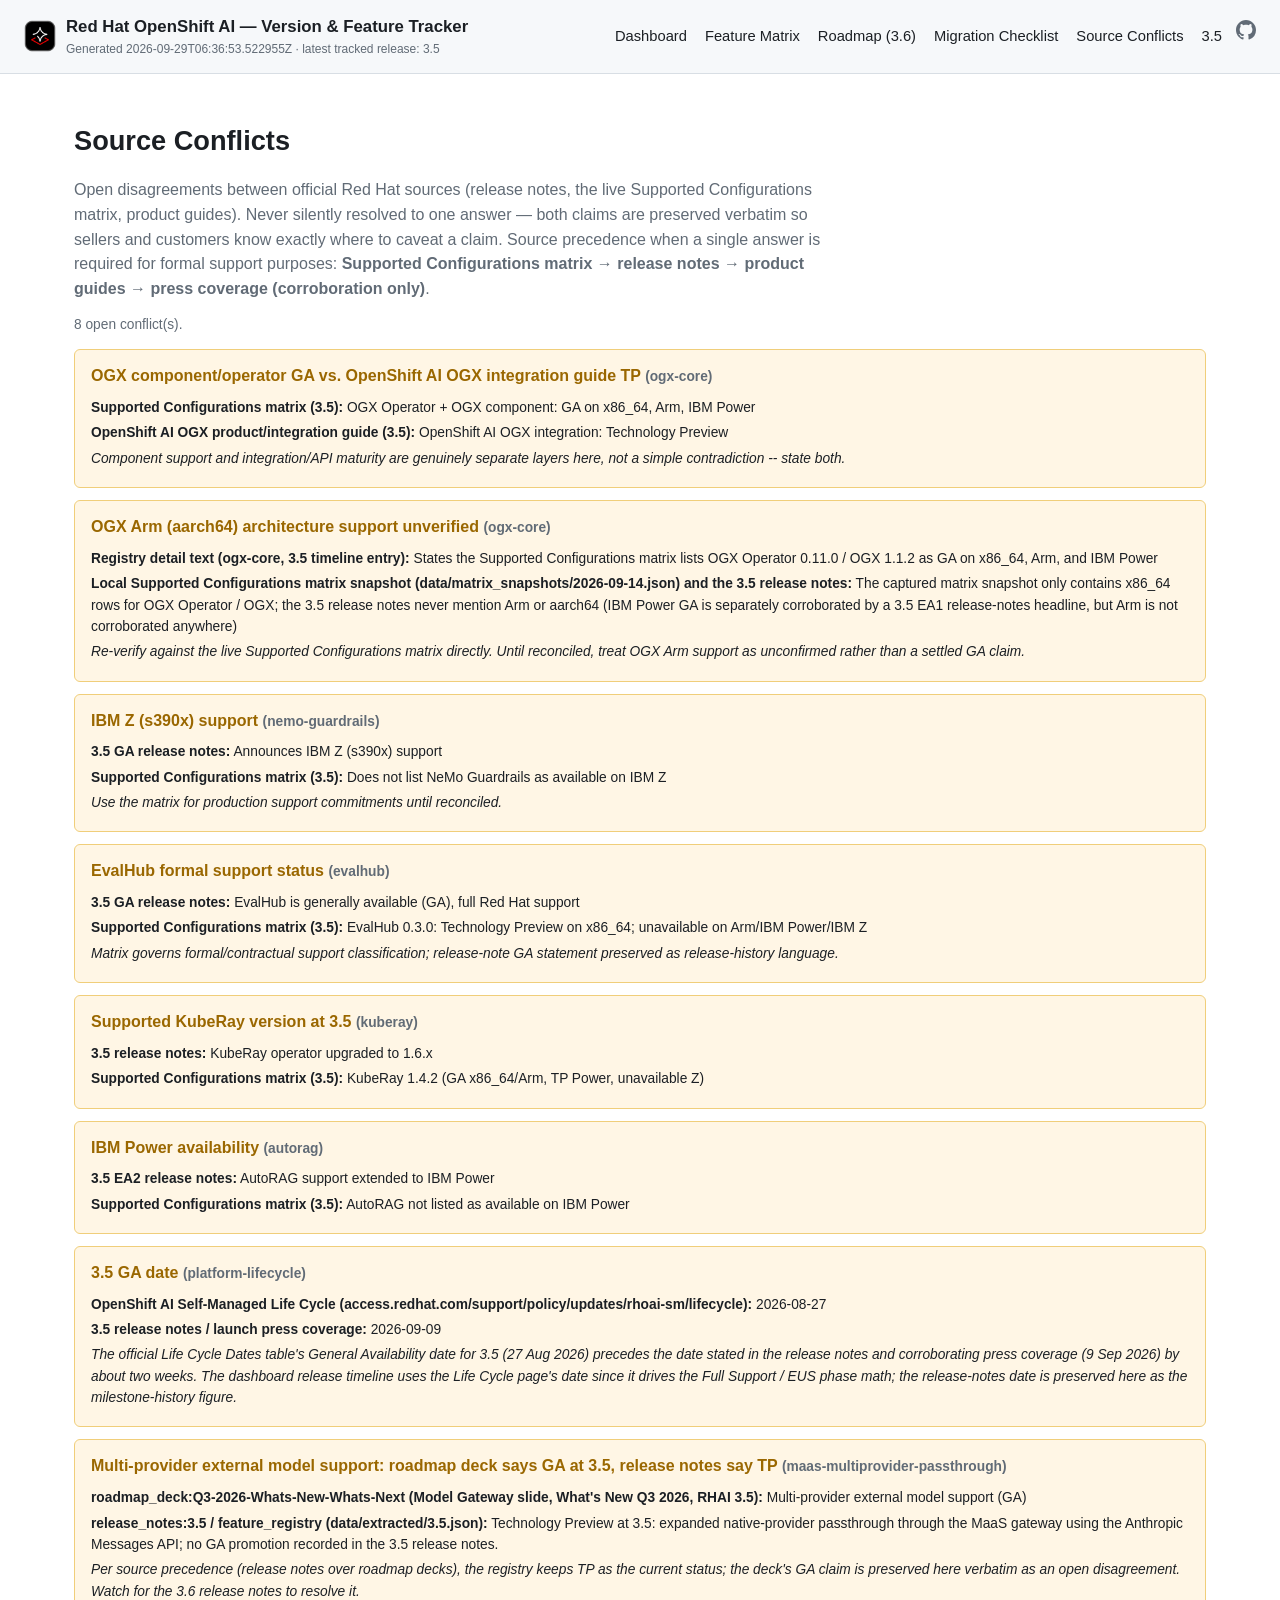
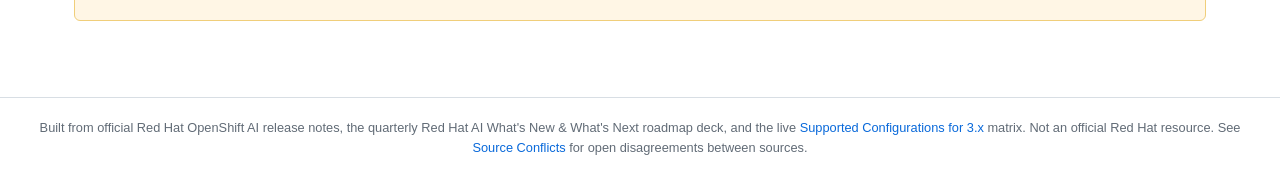
<file: docs/conflicts.html>
<!DOCTYPE html>
<html lang="en">
<head>
<meta charset="utf-8">
<meta name="viewport" content="width=device-width, initial-scale=1">
<title>Source Conflicts — RHOAI Version Tracker</title>
<link rel="icon" type="image/png" href="assets/favicon.png">
<link rel="stylesheet" href="assets/style.css">
</head>
<body>
<header class="site-header">
  <a class="brand" href="index.html">
    <img class="brand-icon" src="assets/favicon.png" alt="" width="32" height="32">
    <span class="brand-text">
      Red Hat OpenShift AI &mdash; Version &amp; Feature Tracker
      <small>Generated 2026-09-29T06:36:53.522955Z &middot; latest tracked release: 3.5</small>
    </span>
  </a>
  <nav class="site-nav">
    <a href="index.html">Dashboard</a>
    <a href="matrix.html">Feature Matrix</a>
    <a href="roadmap.html">Roadmap (3.6)</a>
    <a href="migration.html">Migration Checklist</a>
    <a href="conflicts.html">Source Conflicts</a>
<a href="versions/3.5.html">3.5</a>  </nav>
  <a class="github-link" href="https://github.com/micytao/rhoai-version-tracker" target="_blank" rel="noopener" aria-label="View source on GitHub" title="View source on GitHub">
    <svg viewBox="0 0 16 16" width="20" height="20" fill="currentColor" aria-hidden="true">
      <path d="M8 0C3.58 0 0 3.58 0 8c0 3.54 2.29 6.53 5.47 7.59.4.07.55-.17.55-.38 0-.19-.01-.82-.01-1.49-2.01.37-2.53-.49-2.69-.94-.09-.23-.48-.94-.82-1.13-.28-.15-.68-.52-.01-.53.63-.01 1.08.58 1.23.82.72 1.21 1.87.87 2.33.66.07-.52.28-.87.51-1.07-1.78-.2-3.64-.89-3.64-3.95 0-.87.31-1.59.82-2.15-.08-.2-.36-1.02.08-2.12 0 0 .67-.21 2.2.82.64-.18 1.32-.27 2-.27.68 0 1.36.09 2 .27 1.53-1.04 2.2-.82 2.2-.82.44 1.1.16 1.92.08 2.12.51.56.82 1.27.82 2.15 0 3.07-1.87 3.75-3.65 3.95.29.25.54.73.54 1.48 0 1.07-.01 1.93-.01 2.2 0 .21.15.46.55.38A8.013 8.013 0 0016 8c0-4.42-3.58-8-8-8z"></path>
    </svg>
  </a>
</header>
<main>
<h1>Source Conflicts</h1>
<p class="lede">
  Open disagreements between official Red Hat sources (release notes, the live
  Supported Configurations matrix, product guides). Never silently resolved to
  one answer &mdash; both claims are preserved verbatim so sellers and customers
  know exactly where to caveat a claim. Source precedence when a single answer
  is required for formal support purposes: <strong>Supported Configurations matrix
  &rarr; release notes &rarr; product guides &rarr; press coverage (corroboration only)</strong>.
</p>

<p class="section-note">8 open conflict(s).</p>

<div class="conflict-card">
  <h4>OGX component/operator GA vs. OpenShift AI OGX integration guide TP <span class="section-note">(ogx-core)</span></h4>
  <div class="claim"><b>Supported Configurations matrix (3.5):</b> OGX Operator + OGX component: GA on x86_64, Arm, IBM Power</div>
  <div class="claim"><b>OpenShift AI OGX product/integration guide (3.5):</b> OpenShift AI OGX integration: Technology Preview</div>
<div class="claim"><em>Component support and integration/API maturity are genuinely separate layers here, not a simple contradiction -- state both.</em></div></div>
<div class="conflict-card">
  <h4>OGX Arm (aarch64) architecture support unverified <span class="section-note">(ogx-core)</span></h4>
  <div class="claim"><b>Registry detail text (ogx-core, 3.5 timeline entry):</b> States the Supported Configurations matrix lists OGX Operator 0.11.0 / OGX 1.1.2 as GA on x86_64, Arm, and IBM Power</div>
  <div class="claim"><b>Local Supported Configurations matrix snapshot (data/matrix_snapshots/2026-09-14.json) and the 3.5 release notes:</b> The captured matrix snapshot only contains x86_64 rows for OGX Operator / OGX; the 3.5 release notes never mention Arm or aarch64 (IBM Power GA is separately corroborated by a 3.5 EA1 release-notes headline, but Arm is not corroborated anywhere)</div>
<div class="claim"><em>Re-verify against the live Supported Configurations matrix directly. Until reconciled, treat OGX Arm support as unconfirmed rather than a settled GA claim.</em></div></div>
<div class="conflict-card">
  <h4>IBM Z (s390x) support <span class="section-note">(nemo-guardrails)</span></h4>
  <div class="claim"><b>3.5 GA release notes:</b> Announces IBM Z (s390x) support</div>
  <div class="claim"><b>Supported Configurations matrix (3.5):</b> Does not list NeMo Guardrails as available on IBM Z</div>
<div class="claim"><em>Use the matrix for production support commitments until reconciled.</em></div></div>
<div class="conflict-card">
  <h4>EvalHub formal support status <span class="section-note">(evalhub)</span></h4>
  <div class="claim"><b>3.5 GA release notes:</b> EvalHub is generally available (GA), full Red Hat support</div>
  <div class="claim"><b>Supported Configurations matrix (3.5):</b> EvalHub 0.3.0: Technology Preview on x86_64; unavailable on Arm/IBM Power/IBM Z</div>
<div class="claim"><em>Matrix governs formal/contractual support classification; release-note GA statement preserved as release-history language.</em></div></div>
<div class="conflict-card">
  <h4>Supported KubeRay version at 3.5 <span class="section-note">(kuberay)</span></h4>
  <div class="claim"><b>3.5 release notes:</b> KubeRay operator upgraded to 1.6.x</div>
  <div class="claim"><b>Supported Configurations matrix (3.5):</b> KubeRay 1.4.2 (GA x86_64/Arm, TP Power, unavailable Z)</div>
</div>
<div class="conflict-card">
  <h4>IBM Power availability <span class="section-note">(autorag)</span></h4>
  <div class="claim"><b>3.5 EA2 release notes:</b> AutoRAG support extended to IBM Power</div>
  <div class="claim"><b>Supported Configurations matrix (3.5):</b> AutoRAG not listed as available on IBM Power</div>
</div>
<div class="conflict-card">
  <h4>3.5 GA date <span class="section-note">(platform-lifecycle)</span></h4>
  <div class="claim"><b>OpenShift AI Self-Managed Life Cycle (access.redhat.com/support/policy/updates/rhoai-sm/lifecycle):</b> 2026-08-27</div>
  <div class="claim"><b>3.5 release notes / launch press coverage:</b> 2026-09-09</div>
<div class="claim"><em>The official Life Cycle Dates table&#39;s General Availability date for 3.5 (27 Aug 2026) precedes the date stated in the release notes and corroborating press coverage (9 Sep 2026) by about two weeks. The dashboard release timeline uses the Life Cycle page&#39;s date since it drives the Full Support / EUS phase math; the release-notes date is preserved here as the milestone-history figure.</em></div></div>
<div class="conflict-card">
  <h4>Multi-provider external model support: roadmap deck says GA at 3.5, release notes say TP <span class="section-note">(maas-multiprovider-passthrough)</span></h4>
  <div class="claim"><b>roadmap_deck:Q3-2026-Whats-New-Whats-Next (Model Gateway slide, What&#39;s New Q3 2026, RHAI 3.5):</b> Multi-provider external model support (GA)</div>
  <div class="claim"><b>release_notes:3.5 / feature_registry (data/extracted/3.5.json):</b> Technology Preview at 3.5: expanded native-provider passthrough through the MaaS gateway using the Anthropic Messages API; no GA promotion recorded in the 3.5 release notes.</div>
<div class="claim"><em>Per source precedence (release notes over roadmap decks), the registry keeps TP as the current status; the deck&#39;s GA claim is preserved here verbatim as an open disagreement. Watch for the 3.6 release notes to resolve it.</em></div></div>
</main>
<footer class="site-footer">
  Built from official Red Hat OpenShift AI release notes, the quarterly Red Hat AI
  What's New &amp; What's Next roadmap deck, and the live
  <a href="https://access.redhat.com/articles/rhoai-supported-configs-3.x">Supported Configurations for 3.x</a> matrix.
  Not an official Red Hat resource. See <a href="conflicts.html">Source Conflicts</a> for open disagreements between sources.
</footer>
</body>
</html>
</file>
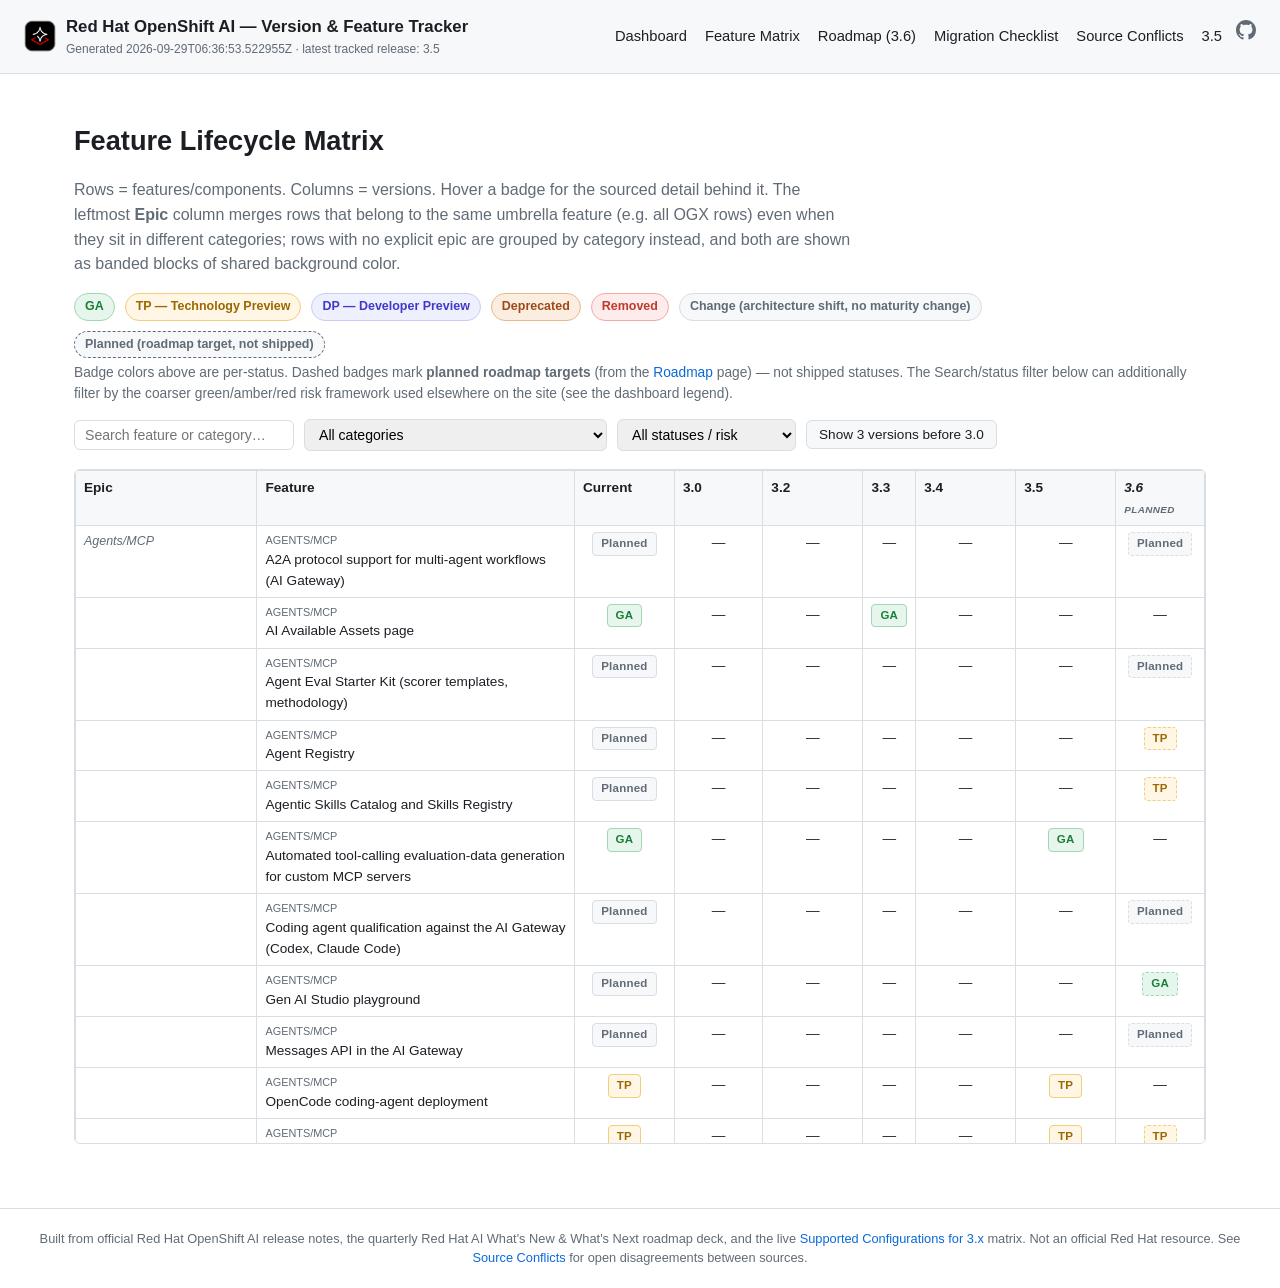
<file: docs/matrix.html>
<!DOCTYPE html>
<html lang="en">
<head>
<meta charset="utf-8">
<meta name="viewport" content="width=device-width, initial-scale=1">
<title>Feature Lifecycle Matrix — RHOAI Version Tracker</title>
<link rel="icon" type="image/png" href="assets/favicon.png">
<link rel="stylesheet" href="assets/style.css">
</head>
<body>
<header class="site-header">
  <a class="brand" href="index.html">
    <img class="brand-icon" src="assets/favicon.png" alt="" width="32" height="32">
    <span class="brand-text">
      Red Hat OpenShift AI &mdash; Version &amp; Feature Tracker
      <small>Generated 2026-09-29T06:36:53.522955Z &middot; latest tracked release: 3.5</small>
    </span>
  </a>
  <nav class="site-nav">
    <a href="index.html">Dashboard</a>
    <a href="matrix.html">Feature Matrix</a>
    <a href="roadmap.html">Roadmap (3.6)</a>
    <a href="migration.html">Migration Checklist</a>
    <a href="conflicts.html">Source Conflicts</a>
<a href="versions/3.5.html">3.5</a>  </nav>
  <a class="github-link" href="https://github.com/micytao/rhoai-version-tracker" target="_blank" rel="noopener" aria-label="View source on GitHub" title="View source on GitHub">
    <svg viewBox="0 0 16 16" width="20" height="20" fill="currentColor" aria-hidden="true">
      <path d="M8 0C3.58 0 0 3.58 0 8c0 3.54 2.29 6.53 5.47 7.59.4.07.55-.17.55-.38 0-.19-.01-.82-.01-1.49-2.01.37-2.53-.49-2.69-.94-.09-.23-.48-.94-.82-1.13-.28-.15-.68-.52-.01-.53.63-.01 1.08.58 1.23.82.72 1.21 1.87.87 2.33.66.07-.52.28-.87.51-1.07-1.78-.2-3.64-.89-3.64-3.95 0-.87.31-1.59.82-2.15-.08-.2-.36-1.02.08-2.12 0 0 .67-.21 2.2.82.64-.18 1.32-.27 2-.27.68 0 1.36.09 2 .27 1.53-1.04 2.2-.82 2.2-.82.44 1.1.16 1.92.08 2.12.51.56.82 1.27.82 2.15 0 3.07-1.87 3.75-3.65 3.95.29.25.54.73.54 1.48 0 1.07-.01 1.93-.01 2.2 0 .21.15.46.55.38A8.013 8.013 0 0016 8c0-4.42-3.58-8-8-8z"></path>
    </svg>
  </a>
</header>
<main>
<h1>Feature Lifecycle Matrix</h1>
<p class="lede">Rows = features/components. Columns = versions. Hover a badge for the sourced detail behind it. The leftmost <strong>Epic</strong> column merges rows that belong to the same umbrella feature (e.g. all OGX rows) even when they sit in different categories; rows with no explicit epic are grouped by category instead, and both are shown as banded blocks of shared background color.</p>

<div class="legend">
  <span class="chip status-ga">GA</span>
  <span class="chip status-tp">TP &mdash; Technology Preview</span>
  <span class="chip status-dp">DP &mdash; Developer Preview</span>
  <span class="chip status-deprecated">Deprecated</span>
  <span class="chip status-removed">Removed</span>
  <span class="chip status-change">Change (architecture shift, no maturity change)</span>
  <span class="chip status-planned">Planned (roadmap target, not shipped)</span>
</div>
<p class="section-note">Badge colors above are per-status. Dashed badges mark <strong>planned roadmap targets</strong> (from the <a href="roadmap.html">Roadmap</a> page) &mdash; not shipped statuses. The Search/status filter below can additionally filter by the coarser green/amber/red risk framework used elsewhere on the site (see the dashboard legend).</p>

<div class="filters">
  <input type="text" id="matrix-search" placeholder="Search feature or category&hellip;">
  <select id="matrix-category">
    <option value="">All categories</option>
<option value="Agents/MCP">Agents/MCP</option><option value="Agents/MCP (Developer Preview surface)">Agents/MCP (Developer Preview surface)</option><option value="Data Platform">Data Platform</option><option value="Distributed Training">Distributed Training</option><option value="Evaluation">Evaluation</option><option value="Feature Store / AutoML / AutoRAG">Feature Store / AutoML / AutoRAG</option><option value="Guardrails">Guardrails</option><option value="MLOps">MLOps</option><option value="MaaS">MaaS</option><option value="Model Registry">Model Registry</option><option value="Model Serving">Model Serving</option><option value="OGX">OGX</option><option value="Platform">Platform</option>  </select>
  <select id="matrix-status">
    <option value="">All statuses / risk</option>
    <optgroup label="Status">
      <option value="GA">GA</option>
      <option value="TP">TP</option>
      <option value="DP">DP</option>
      <option value="Deprecated">Deprecated</option>
      <option value="Removed">Removed</option>
      <option value="Planned">Planned (roadmap)</option>
    </optgroup>
    <optgroup label="Risk">
      <option value="green">Green</option>
      <option value="amber">Amber</option>
      <option value="red">Red</option>
    </optgroup>
  </select>
  <button type="button" id="toggle-legacy-versions" class="btn-toggle" data-count="3">
    Show 3 versions before 3.0
  </button>
</div>

<div class="matrix-wrap" id="matrix-wrap">
<table class="matrix" id="feature-matrix-table">
<thead>
<tr>
  <th>Epic</th>
  <th>Feature</th>
  <th>Current</th>
<th class="legacy-col">2.19</th><th class="legacy-col">2.24</th><th class="legacy-col">2.25</th><th class="">3.0</th><th class="">3.2</th><th class="">3.3</th><th class="">3.4</th><th class="">3.5</th><th class=" planned-col">3.6 <span class="planned-flag" title="Targeted release — roadmap only, not yet shipped">planned</span></th></tr>
</thead>
<tbody>
<tr id="a2a-protocol-ai-gateway"
    class="band-0 show-epic-label"
    data-name="A2A protocol support for multi-agent workflows (AI Gateway)" data-category="Agents/MCP" data-statuses="Planned"
    data-risk-colors="amber" data-group="Agents/MCP">
  <td class="epic-cell is-fallback">Agents/MCP</td>
  <td class="feature-name"><span class="cat">Agents/MCP</span>A2A protocol support for multi-agent workflows (AI Gateway)</td>
  <td class="status-cell"><span class="badge neutral">Planned</span></td>
    <td class="status-cell legacy-col">
&mdash;    </td>
    <td class="status-cell legacy-col">
&mdash;    </td>
    <td class="status-cell legacy-col">
&mdash;    </td>
    <td class="status-cell ">
&mdash;    </td>
    <td class="status-cell ">
&mdash;    </td>
    <td class="status-cell ">
&mdash;    </td>
    <td class="status-cell ">
&mdash;    </td>
    <td class="status-cell ">
&mdash;    </td>
    <td class="status-cell  planned-col">
<span class="badge planned neutral" title="Planned target ([3.6 / 1H 2027] Agent2Agent protocol support for multi-agent workflows through the AI Gateway (deck header groups it under RHAI 3.6 / 1H 2027).) — not shipped">Planned</span>    </td>
</tr>
<tr id="ai-available-assets-page"
    class="band-0"
    data-name="AI Available Assets page" data-category="Agents/MCP" data-statuses="GA"
    data-risk-colors="green" data-group="Agents/MCP">
  <td class="epic-cell is-fallback">Agents/MCP</td>
  <td class="feature-name"><span class="cat">Agents/MCP</span>AI Available Assets page</td>
  <td class="status-cell"><span class="badge status-ga">GA</span></td>
    <td class="status-cell legacy-col">
&mdash;    </td>
    <td class="status-cell legacy-col">
&mdash;    </td>
    <td class="status-cell legacy-col">
&mdash;    </td>
    <td class="status-cell ">
&mdash;    </td>
    <td class="status-cell ">
&mdash;    </td>
    <td class="status-cell ">
<span class="badge status-ga" title="Lists deployed models and MCP servers available for consumption in a project.">GA</span>    </td>
    <td class="status-cell ">
&mdash;    </td>
    <td class="status-cell ">
&mdash;    </td>
    <td class="status-cell  planned-col">
&mdash;    </td>
</tr>
<tr id="agent-eval-starter-kit"
    class="band-0"
    data-name="Agent Eval Starter Kit (scorer templates, methodology)" data-category="Agents/MCP" data-statuses="Planned"
    data-risk-colors="amber" data-group="Agents/MCP">
  <td class="epic-cell is-fallback">Agents/MCP</td>
  <td class="feature-name"><span class="cat">Agents/MCP</span>Agent Eval Starter Kit (scorer templates, methodology)</td>
  <td class="status-cell"><span class="badge neutral">Planned</span></td>
    <td class="status-cell legacy-col">
&mdash;    </td>
    <td class="status-cell legacy-col">
&mdash;    </td>
    <td class="status-cell legacy-col">
&mdash;    </td>
    <td class="status-cell ">
&mdash;    </td>
    <td class="status-cell ">
&mdash;    </td>
    <td class="status-cell ">
&mdash;    </td>
    <td class="status-cell ">
&mdash;    </td>
    <td class="status-cell ">
&mdash;    </td>
    <td class="status-cell  planned-col">
<span class="badge planned neutral" title="Planned target ([3.6 GA] Agent Eval Starter Kit with scorer templates and evaluation methodology.) — not shipped">Planned</span>    </td>
</tr>
<tr id="agent-registry"
    class="band-0"
    data-name="Agent Registry" data-category="Agents/MCP" data-statuses="TP"
    data-risk-colors="amber" data-group="Agents/MCP">
  <td class="epic-cell is-fallback">Agents/MCP</td>
  <td class="feature-name"><span class="cat">Agents/MCP</span>Agent Registry</td>
  <td class="status-cell"><span class="badge neutral">Planned</span></td>
    <td class="status-cell legacy-col">
&mdash;    </td>
    <td class="status-cell legacy-col">
&mdash;    </td>
    <td class="status-cell legacy-col">
&mdash;    </td>
    <td class="status-cell ">
&mdash;    </td>
    <td class="status-cell ">
&mdash;    </td>
    <td class="status-cell ">
&mdash;    </td>
    <td class="status-cell ">
&mdash;    </td>
    <td class="status-cell ">
&mdash;    </td>
    <td class="status-cell  planned-col">
<span class="badge planned status-tp" title="Planned target ([1H 2027] Agent Registry targeted TP in 1H 2027.) — not shipped">TP</span>    </td>
</tr>
<tr id="skills-catalog-registry"
    class="band-0"
    data-name="Agentic Skills Catalog and Skills Registry" data-category="Agents/MCP" data-statuses="GA,TP"
    data-risk-colors="amber" data-group="Agents/MCP">
  <td class="epic-cell is-fallback">Agents/MCP</td>
  <td class="feature-name"><span class="cat">Agents/MCP</span>Agentic Skills Catalog and Skills Registry</td>
  <td class="status-cell"><span class="badge neutral">Planned</span></td>
    <td class="status-cell legacy-col">
&mdash;    </td>
    <td class="status-cell legacy-col">
&mdash;    </td>
    <td class="status-cell legacy-col">
&mdash;    </td>
    <td class="status-cell ">
&mdash;    </td>
    <td class="status-cell ">
&mdash;    </td>
    <td class="status-cell ">
&mdash;    </td>
    <td class="status-cell ">
&mdash;    </td>
    <td class="status-cell ">
&mdash;    </td>
    <td class="status-cell  planned-col">
<span class="badge planned status-tp" title="Planned target ([3.6 GA] Skills Catalog (TP) and Skills Registry (TP), plus curated Red Hat skills published via the trusted AI asset pipeline (3.5 seeded the upstream design: MLflow RFC-0008, Agent Plugins v1 format, RFC-0010). • [1H 2027] Skills Catalog and Skills Registry promoted to GA (1H 2027 target).) — not shipped">TP</span>    </td>
</tr>
<tr id="tool-calling-evaldata-gen"
    class="band-0"
    data-name="Automated tool-calling evaluation-data generation for custom MCP servers" data-category="Agents/MCP" data-statuses="GA"
    data-risk-colors="green" data-group="Agents/MCP">
  <td class="epic-cell is-fallback">Agents/MCP</td>
  <td class="feature-name"><span class="cat">Agents/MCP</span>Automated tool-calling evaluation-data generation for custom MCP servers</td>
  <td class="status-cell"><span class="badge status-ga">GA</span></td>
    <td class="status-cell legacy-col">
&mdash;    </td>
    <td class="status-cell legacy-col">
&mdash;    </td>
    <td class="status-cell legacy-col">
&mdash;    </td>
    <td class="status-cell ">
&mdash;    </td>
    <td class="status-cell ">
&mdash;    </td>
    <td class="status-cell ">
&mdash;    </td>
    <td class="status-cell ">
&mdash;    </td>
    <td class="status-cell ">
<span class="badge status-ga" title="Actively explores MCP servers to generate verified question-answer-tool-call triplets for single- and multi-step tool chains, feeding standard evaluation frameworks.">GA</span>    </td>
    <td class="status-cell  planned-col">
&mdash;    </td>
</tr>
<tr id="coding-agent-qualification"
    class="band-0"
    data-name="Coding agent qualification against the AI Gateway (Codex, Claude Code)" data-category="Agents/MCP" data-statuses="Planned"
    data-risk-colors="amber" data-group="Agents/MCP">
  <td class="epic-cell is-fallback">Agents/MCP</td>
  <td class="feature-name"><span class="cat">Agents/MCP</span>Coding agent qualification against the AI Gateway (Codex, Claude Code)</td>
  <td class="status-cell"><span class="badge neutral">Planned</span></td>
    <td class="status-cell legacy-col">
&mdash;    </td>
    <td class="status-cell legacy-col">
&mdash;    </td>
    <td class="status-cell legacy-col">
&mdash;    </td>
    <td class="status-cell ">
&mdash;    </td>
    <td class="status-cell ">
&mdash;    </td>
    <td class="status-cell ">
&mdash;    </td>
    <td class="status-cell ">
&mdash;    </td>
    <td class="status-cell ">
&mdash;    </td>
    <td class="status-cell  planned-col">
<span class="badge planned neutral" title="Planned target ([3.6 / 1H 2027] Qualify Codex and Claude Code against the AI Gateway.) — not shipped">Planned</span>    </td>
</tr>
<tr id="genai-studio-playground"
    class="band-0"
    data-name="Gen AI Studio playground" data-category="Agents/MCP" data-statuses="GA"
    data-risk-colors="amber" data-group="Agents/MCP">
  <td class="epic-cell is-fallback">Agents/MCP</td>
  <td class="feature-name"><span class="cat">Agents/MCP</span>Gen AI Studio playground</td>
  <td class="status-cell"><span class="badge neutral">Planned</span></td>
    <td class="status-cell legacy-col">
&mdash;    </td>
    <td class="status-cell legacy-col">
&mdash;    </td>
    <td class="status-cell legacy-col">
&mdash;    </td>
    <td class="status-cell ">
&mdash;    </td>
    <td class="status-cell ">
&mdash;    </td>
    <td class="status-cell ">
&mdash;    </td>
    <td class="status-cell ">
&mdash;    </td>
    <td class="status-cell ">
&mdash;    </td>
    <td class="status-cell  planned-col">
<span class="badge planned status-ga" title="Planned target ([3.6 GA] Gen AI Studio playground promoted to GA. • [3.6 GA] Consumes the MCP Registry; document uploads directly to context; model-prompt pairings. • [1H 2027] AutoRAG integration; skills registry consumed by the playground; standalone chat experience with feedback loop; agent configuration comparison.) — not shipped">GA</span>    </td>
</tr>
<tr id="messages-api-ai-gateway"
    class="band-0"
    data-name="Messages API in the AI Gateway" data-category="Agents/MCP" data-statuses="Planned"
    data-risk-colors="amber" data-group="Agents/MCP">
  <td class="epic-cell is-fallback">Agents/MCP</td>
  <td class="feature-name"><span class="cat">Agents/MCP</span>Messages API in the AI Gateway</td>
  <td class="status-cell"><span class="badge neutral">Planned</span></td>
    <td class="status-cell legacy-col">
&mdash;    </td>
    <td class="status-cell legacy-col">
&mdash;    </td>
    <td class="status-cell legacy-col">
&mdash;    </td>
    <td class="status-cell ">
&mdash;    </td>
    <td class="status-cell ">
&mdash;    </td>
    <td class="status-cell ">
&mdash;    </td>
    <td class="status-cell ">
&mdash;    </td>
    <td class="status-cell ">
&mdash;    </td>
    <td class="status-cell  planned-col">
<span class="badge planned neutral" title="Planned target ([3.6 / 1H 2027] OpenAI-compatible Messages API surface on the AI Gateway.) — not shipped">Planned</span>    </td>
</tr>
<tr id="opencode-agent"
    class="band-0"
    data-name="OpenCode coding-agent deployment" data-category="Agents/MCP" data-statuses="TP"
    data-risk-colors="amber" data-group="Agents/MCP">
  <td class="epic-cell is-fallback">Agents/MCP</td>
  <td class="feature-name"><span class="cat">Agents/MCP</span>OpenCode coding-agent deployment</td>
  <td class="status-cell"><span class="badge status-tp">TP</span></td>
    <td class="status-cell legacy-col">
&mdash;    </td>
    <td class="status-cell legacy-col">
&mdash;    </td>
    <td class="status-cell legacy-col">
&mdash;    </td>
    <td class="status-cell ">
&mdash;    </td>
    <td class="status-cell ">
&mdash;    </td>
    <td class="status-cell ">
&mdash;    </td>
    <td class="status-cell ">
&mdash;    </td>
    <td class="status-cell ">
<span class="badge status-tp" title="Validated coding-agent pattern showing vLLM/OGX inference backends and MLflow tracing generalize to coding-specific agent workloads.">TP</span>    </td>
    <td class="status-cell  planned-col">
&mdash;    </td>
</tr>
<tr id="validated-tool-calling-catalog"
    class="band-0"
    data-name="Validated tool-calling configuration in Model Catalog" data-category="Agents/MCP" data-statuses="TP"
    data-risk-colors="amber" data-group="Agents/MCP">
  <td class="epic-cell is-fallback">Agents/MCP</td>
  <td class="feature-name"><span class="cat">Agents/MCP</span>Validated tool-calling configuration in Model Catalog</td>
  <td class="status-cell"><span class="badge status-tp">TP</span></td>
    <td class="status-cell legacy-col">
&mdash;    </td>
    <td class="status-cell legacy-col">
&mdash;    </td>
    <td class="status-cell legacy-col">
&mdash;    </td>
    <td class="status-cell ">
&mdash;    </td>
    <td class="status-cell ">
&mdash;    </td>
    <td class="status-cell ">
&mdash;    </td>
    <td class="status-cell ">
&mdash;    </td>
    <td class="status-cell ">
<span class="badge status-tp" title="Gated behind spec.dashboardConfig.toolCalling in OdhDashboardConfig; surfaces validated vLLM tool-calling and reasoning arguments for supported models.">TP</span>    </td>
    <td class="status-cell  planned-col">
<span class="badge planned status-tp" title="Planned target ([3.6 GA] 3.6 GA tool-calling validated-models batch (in-planning): Muse Glimmer, Inkling, Qwen 3.8 - with verified chat templates, tool-call parsers, and vLLM configs. • [3.6 GA] Agentic Evaluation integration into the Model Catalog for validated models. • [3.6 / 1H 2027] Evaluations integration and static security scan integration for validated models (deck header groups these under RHAI 3.6 / 1H 2027).) — not shipped">TP</span>    </td>
</tr>
<tr id="agent-catalog-aihub"
    class="band-1 show-epic-label"
    data-name="Agent Catalog in AI Hub" data-category="Agents/MCP (Developer Preview surface)" data-statuses="DP"
    data-risk-colors="amber" data-group="Agents/MCP (Developer Preview surface)">
  <td class="epic-cell is-fallback">Agents/MCP (Developer Preview surface)</td>
  <td class="feature-name"><span class="cat">Agents/MCP (Developer Preview surface)</span>Agent Catalog in AI Hub</td>
  <td class="status-cell"><span class="badge status-dp">DP</span></td>
    <td class="status-cell legacy-col">
&mdash;    </td>
    <td class="status-cell legacy-col">
&mdash;    </td>
    <td class="status-cell legacy-col">
&mdash;    </td>
    <td class="status-cell ">
&mdash;    </td>
    <td class="status-cell ">
&mdash;    </td>
    <td class="status-cell ">
&mdash;    </td>
    <td class="status-cell ">
&mdash;    </td>
    <td class="status-cell ">
<span class="badge status-dp" title="Gated behind agentsCatalog. Central discovery interface for starter kits built on LangGraph, CrewAI, LlamaIndex, and other frameworks.">DP</span>    </td>
    <td class="status-cell  planned-col">
<span class="badge planned status-dp" title="Planned target ([3.6 GA] Agent Catalog gains a deploy button via the OpenShell Go SDK plus harness images (targeted RHAI 3.6 / 1H 2027).) — not shipped">DP</span>    </td>
</tr>
<tr id="csv-export-model-catalog"
    class="band-1"
    data-name="CSV export for Model Catalog data" data-category="Agents/MCP (Developer Preview surface)" data-statuses="DP"
    data-risk-colors="amber" data-group="Agents/MCP (Developer Preview surface)">
  <td class="epic-cell is-fallback">Agents/MCP (Developer Preview surface)</td>
  <td class="feature-name"><span class="cat">Agents/MCP (Developer Preview surface)</span>CSV export for Model Catalog data</td>
  <td class="status-cell"><span class="badge status-dp">DP</span></td>
    <td class="status-cell legacy-col">
&mdash;    </td>
    <td class="status-cell legacy-col">
&mdash;    </td>
    <td class="status-cell legacy-col">
&mdash;    </td>
    <td class="status-cell ">
&mdash;    </td>
    <td class="status-cell ">
&mdash;    </td>
    <td class="status-cell ">
&mdash;    </td>
    <td class="status-cell ">
&mdash;    </td>
    <td class="status-cell ">
<span class="badge status-dp" title="Standalone Python 3.10+ CLI that paginates Model Catalog REST API data and emits RFC 4180 CSV including custom properties.">DP</span>    </td>
    <td class="status-cell  planned-col">
&mdash;    </td>
</tr>
<tr id="claude-code-starter-kit"
    class="band-1"
    data-name="Claude Code agent starter kit" data-category="Agents/MCP (Developer Preview surface)" data-statuses="DP"
    data-risk-colors="amber" data-group="Agents/MCP (Developer Preview surface)">
  <td class="epic-cell is-fallback">Agents/MCP (Developer Preview surface)</td>
  <td class="feature-name"><span class="cat">Agents/MCP (Developer Preview surface)</span>Claude Code agent starter kit</td>
  <td class="status-cell"><span class="badge status-dp">DP</span></td>
    <td class="status-cell legacy-col">
&mdash;    </td>
    <td class="status-cell legacy-col">
&mdash;    </td>
    <td class="status-cell legacy-col">
&mdash;    </td>
    <td class="status-cell ">
&mdash;    </td>
    <td class="status-cell ">
&mdash;    </td>
    <td class="status-cell ">
&mdash;    </td>
    <td class="status-cell ">
&mdash;    </td>
    <td class="status-cell ">
<span class="badge status-dp" title="Validated direct Anthropic, self-hosted vLLM, or vLLM-through-OGX paths; MLflow tracing; ConfigMap skill/MCP injection; restricted-v2 SCC.">DP</span>    </td>
    <td class="status-cell  planned-col">
&mdash;    </td>
</tr>
<tr id="genai-studio-saved-agent"
    class="band-1"
    data-name="Gen AI Studio saved-agent configuration" data-category="Agents/MCP (Developer Preview surface)" data-statuses="DP"
    data-risk-colors="amber" data-group="Agents/MCP (Developer Preview surface)">
  <td class="epic-cell is-fallback">Agents/MCP (Developer Preview surface)</td>
  <td class="feature-name"><span class="cat">Agents/MCP (Developer Preview surface)</span>Gen AI Studio saved-agent configuration</td>
  <td class="status-cell"><span class="badge status-dp">DP</span></td>
    <td class="status-cell legacy-col">
&mdash;    </td>
    <td class="status-cell legacy-col">
&mdash;    </td>
    <td class="status-cell legacy-col">
&mdash;    </td>
    <td class="status-cell ">
&mdash;    </td>
    <td class="status-cell ">
&mdash;    </td>
    <td class="status-cell ">
&mdash;    </td>
    <td class="status-cell ">
&mdash;    </td>
    <td class="status-cell ">
<span class="badge status-dp" title="Gated behind agentConfigManagement. Saves model, inference, prompt, RAG, and MCP configuration as reusable project-scoped agent resources.">DP</span>    </td>
    <td class="status-cell  planned-col">
<span class="badge planned status-dp" title="Planned target ([3.6 GA] Deploy saved configurations as agents from Gen AI Studio (targeted RHAI 3.6). • [1H 2027] Register saved agents in the Agent Registry (1H 2027 target).) — not shipped">DP</span>    </td>
</tr>
<tr id="kale-jupyterlab-extension"
    class="band-1"
    data-name="Kale JupyterLab extension" data-category="Agents/MCP (Developer Preview surface)" data-statuses="DP"
    data-risk-colors="amber" data-group="Agents/MCP (Developer Preview surface)">
  <td class="epic-cell is-fallback">Agents/MCP (Developer Preview surface)</td>
  <td class="feature-name"><span class="cat">Agents/MCP (Developer Preview surface)</span>Kale JupyterLab extension</td>
  <td class="status-cell"><span class="badge status-dp">DP</span></td>
    <td class="status-cell legacy-col">
&mdash;    </td>
    <td class="status-cell legacy-col">
&mdash;    </td>
    <td class="status-cell legacy-col">
&mdash;    </td>
    <td class="status-cell ">
&mdash;    </td>
    <td class="status-cell ">
&mdash;    </td>
    <td class="status-cell ">
&mdash;    </td>
    <td class="status-cell ">
&mdash;    </td>
    <td class="status-cell ">
<span class="badge status-dp" title="Converts annotated notebooks into AI Pipelines without KFP SDK code; pre-installed but disabled by default in standard images; requires a DSPA in the namespace.">DP</span>    </td>
    <td class="status-cell  planned-col">
&mdash;    </td>
</tr>
<tr id="midojo"
    class="band-1"
    data-name="MiDojo adversarial testing engine" data-category="Agents/MCP (Developer Preview surface)" data-statuses="DP"
    data-risk-colors="amber" data-group="Agents/MCP (Developer Preview surface)">
  <td class="epic-cell is-fallback">Agents/MCP (Developer Preview surface)</td>
  <td class="feature-name"><span class="cat">Agents/MCP (Developer Preview surface)</span>MiDojo adversarial testing engine</td>
  <td class="status-cell"><span class="badge status-dp">DP</span></td>
    <td class="status-cell legacy-col">
&mdash;    </td>
    <td class="status-cell legacy-col">
&mdash;    </td>
    <td class="status-cell legacy-col">
&mdash;    </td>
    <td class="status-cell ">
&mdash;    </td>
    <td class="status-cell ">
&mdash;    </td>
    <td class="status-cell ">
&mdash;    </td>
    <td class="status-cell ">
&mdash;    </td>
    <td class="status-cell ">
<span class="badge status-dp" title="MITM agent-security testing that intercepts tool communications, injects attacks, and grades utility/security using declarative scenarios and multiple agent protocols.">DP</span>    </td>
    <td class="status-cell  planned-col">
&mdash;    </td>
</tr>
<tr id="openclaw-starter-kit"
    class="band-1"
    data-name="OpenClaw agent starter kit" data-category="Agents/MCP (Developer Preview surface)" data-statuses="DP"
    data-risk-colors="amber" data-group="Agents/MCP (Developer Preview surface)">
  <td class="epic-cell is-fallback">Agents/MCP (Developer Preview surface)</td>
  <td class="feature-name"><span class="cat">Agents/MCP (Developer Preview surface)</span>OpenClaw agent starter kit</td>
  <td class="status-cell"><span class="badge status-dp">DP</span></td>
    <td class="status-cell legacy-col">
&mdash;    </td>
    <td class="status-cell legacy-col">
&mdash;    </td>
    <td class="status-cell legacy-col">
&mdash;    </td>
    <td class="status-cell ">
&mdash;    </td>
    <td class="status-cell ">
&mdash;    </td>
    <td class="status-cell ">
&mdash;    </td>
    <td class="status-cell ">
&mdash;    </td>
    <td class="status-cell ">
<span class="badge status-dp" title="Validated Kustomize/installer deployment; self-hosted vLLM through OGX; MLflow/OpenTelemetry tracing; browser RBAC; restricted-v2 SCC.">DP</span>    </td>
    <td class="status-cell  planned-col">
&mdash;    </td>
</tr>
<tr id="openshell"
    class="band-1"
    data-name="OpenShell (secure agent sandboxing and policy enforcement)" data-category="Agents/MCP (Developer Preview surface)" data-statuses="DP,TP"
    data-risk-colors="amber" data-group="Agents/MCP (Developer Preview surface)">
  <td class="epic-cell is-fallback">Agents/MCP (Developer Preview surface)</td>
  <td class="feature-name"><span class="cat">Agents/MCP (Developer Preview surface)</span>OpenShell (secure agent sandboxing and policy enforcement)</td>
  <td class="status-cell"><span class="badge status-dp">DP</span></td>
    <td class="status-cell legacy-col">
&mdash;    </td>
    <td class="status-cell legacy-col">
&mdash;    </td>
    <td class="status-cell legacy-col">
&mdash;    </td>
    <td class="status-cell ">
&mdash;    </td>
    <td class="status-cell ">
&mdash;    </td>
    <td class="status-cell ">
&mdash;    </td>
    <td class="status-cell ">
&mdash;    </td>
    <td class="status-cell ">
<span class="badge status-dp" title="Helm deployment, mTLS, LLM provider setup, isolated sandboxes, controlled network egress. Experimental upstream artifacts; not supported for production.">DP</span>    </td>
    <td class="status-cell  planned-col">
<span class="badge planned status-tp" title="Planned target ([3.6 GA] OpenShell promoted DP -&gt; TP targeted for RHAI 3.6 (roadmap summary: &#39;OpenShell (TP)&#39;). • [3.6 GA] Token exchange and delegated identity: agents authenticate as themselves to external services. • [3.6 GA] Native OpenTelemetry tracing via an OTEL relay. • [3.6 GA] Sandbox lifecycle management: stop/start, eviction protection, graceful termination. • [3.6 / 1H 2027] OpenShell UI (deck groups it under the RHAI 3.6 / 1H 2027 OpenShell items).) — not shipped">TP</span>    </td>
</tr>
<tr id="text-mode-training-multimodal"
    class="band-1"
    data-name="Text-mode training for multimodal models in Training Hub" data-category="Agents/MCP (Developer Preview surface)" data-statuses="DP"
    data-risk-colors="amber" data-group="Agents/MCP (Developer Preview surface)">
  <td class="epic-cell is-fallback">Agents/MCP (Developer Preview surface)</td>
  <td class="feature-name"><span class="cat">Agents/MCP (Developer Preview surface)</span>Text-mode training for multimodal models in Training Hub</td>
  <td class="status-cell"><span class="badge status-dp">DP</span></td>
    <td class="status-cell legacy-col">
&mdash;    </td>
    <td class="status-cell legacy-col">
&mdash;    </td>
    <td class="status-cell legacy-col">
&mdash;    </td>
    <td class="status-cell ">
&mdash;    </td>
    <td class="status-cell ">
&mdash;    </td>
    <td class="status-cell ">
&mdash;    </td>
    <td class="status-cell ">
&mdash;    </td>
    <td class="status-cell ">
<span class="badge status-dp" title="Text-only fine-tuning path for listed vision-language model families; full multimodal fine-tuning not supported in this release.">DP</span>    </td>
    <td class="status-cell  planned-col">
&mdash;    </td>
</tr>
<tr id="view-running-agents-dashboard"
    class="band-1"
    data-name="View running agent deployments in dashboard" data-category="Agents/MCP (Developer Preview surface)" data-statuses="DP"
    data-risk-colors="amber" data-group="Agents/MCP (Developer Preview surface)">
  <td class="epic-cell is-fallback">Agents/MCP (Developer Preview surface)</td>
  <td class="feature-name"><span class="cat">Agents/MCP (Developer Preview surface)</span>View running agent deployments in dashboard</td>
  <td class="status-cell"><span class="badge status-dp">DP</span></td>
    <td class="status-cell legacy-col">
&mdash;    </td>
    <td class="status-cell legacy-col">
&mdash;    </td>
    <td class="status-cell legacy-col">
&mdash;    </td>
    <td class="status-cell ">
&mdash;    </td>
    <td class="status-cell ">
&mdash;    </td>
    <td class="status-cell ">
&mdash;    </td>
    <td class="status-cell ">
&mdash;    </td>
    <td class="status-cell ">
<span class="badge status-dp" title="Lists OpenShell-managed Sandbox custom resources deployed manually, with per-namespace filtering.">DP</span>    </td>
    <td class="status-cell  planned-col">
&mdash;    </td>
</tr>
<tr id="data-credential-management"
    class="band-2 show-epic-label"
    data-name="Advanced credential management for data consumers" data-category="Data Platform" data-statuses="Planned"
    data-risk-colors="amber" data-group="Data Platform">
  <td class="epic-cell is-fallback">Data Platform</td>
  <td class="feature-name"><span class="cat">Data Platform</span>Advanced credential management for data consumers</td>
  <td class="status-cell"><span class="badge neutral">Planned</span></td>
    <td class="status-cell legacy-col">
&mdash;    </td>
    <td class="status-cell legacy-col">
&mdash;    </td>
    <td class="status-cell legacy-col">
&mdash;    </td>
    <td class="status-cell ">
&mdash;    </td>
    <td class="status-cell ">
&mdash;    </td>
    <td class="status-cell ">
&mdash;    </td>
    <td class="status-cell ">
&mdash;    </td>
    <td class="status-cell ">
&mdash;    </td>
    <td class="status-cell  planned-col">
<span class="badge planned neutral" title="Planned target ([3.6 GA] Advanced credential management for users consuming data artifacts.) — not shipped">Planned</span>    </td>
</tr>
<tr id="data-connect-hub"
    class="band-2"
    data-name="Data Connect Hub and Data Registry" data-category="Data Platform" data-statuses="Planned"
    data-risk-colors="amber" data-group="Data Platform">
  <td class="epic-cell is-fallback">Data Platform</td>
  <td class="feature-name"><span class="cat">Data Platform</span>Data Connect Hub and Data Registry</td>
  <td class="status-cell"><span class="badge neutral">Planned</span></td>
    <td class="status-cell legacy-col">
&mdash;    </td>
    <td class="status-cell legacy-col">
&mdash;    </td>
    <td class="status-cell legacy-col">
&mdash;    </td>
    <td class="status-cell ">
&mdash;    </td>
    <td class="status-cell ">
&mdash;    </td>
    <td class="status-cell ">
&mdash;    </td>
    <td class="status-cell ">
&mdash;    </td>
    <td class="status-cell ">
&mdash;    </td>
    <td class="status-cell  planned-col">
<span class="badge planned neutral" title="Planned target ([3.6 GA] Discovery, connection, and ingestion of data artifacts on the RH AI platform (&#39;a way to discover and use data artifacts on the RH AI platform&#39;), including the Data Connect Hub and Data Registry marked &#39;roadmap for 3.6&#39;. • [3.7] Data Registry integration with AI Gateway and OpenShell; lineage tracking (deck marks both &#39;roadmap planned for 3.7&#39;).) — not shipped">Planned</span>    </td>
</tr>
<tr id="hierarchical-kv-cache-tiering"
    class="band-3 show-epic-label"
    data-name="Hierarchical KV Cache Tiering" data-category="Agents/MCP (Developer Preview surface)" data-statuses="DP"
    data-risk-colors="amber" data-group="Distributed Inference (llm-d)">
  <td class="epic-cell is-epic">Distributed Inference (llm-d)</td>
  <td class="feature-name"><span class="cat">Agents/MCP (Developer Preview surface)</span>Hierarchical KV Cache Tiering</td>
  <td class="status-cell"><span class="badge status-dp">DP</span></td>
    <td class="status-cell legacy-col">
&mdash;    </td>
    <td class="status-cell legacy-col">
&mdash;    </td>
    <td class="status-cell legacy-col">
&mdash;    </td>
    <td class="status-cell ">
&mdash;    </td>
    <td class="status-cell ">
&mdash;    </td>
    <td class="status-cell ">
&mdash;    </td>
    <td class="status-cell ">
&mdash;    </td>
    <td class="status-cell ">
<span class="badge status-dp" title="Configurable cache tiers to increase effective cache size and prefix-cache reuse for concurrent long-context and multi-turn workloads.">DP</span>    </td>
    <td class="status-cell  planned-col">
&mdash;    </td>
</tr>
<tr id="latency-aware-routing-llmd"
    class="band-3"
    data-name="Latency-aware routing for llm-d" data-category="Agents/MCP (Developer Preview surface)" data-statuses="DP"
    data-risk-colors="amber" data-group="Distributed Inference (llm-d)">
  <td class="epic-cell is-epic">Distributed Inference (llm-d)</td>
  <td class="feature-name"><span class="cat">Agents/MCP (Developer Preview surface)</span>Latency-aware routing for llm-d</td>
  <td class="status-cell"><span class="badge status-dp">DP</span></td>
    <td class="status-cell legacy-col">
&mdash;    </td>
    <td class="status-cell legacy-col">
&mdash;    </td>
    <td class="status-cell legacy-col">
&mdash;    </td>
    <td class="status-cell ">
&mdash;    </td>
    <td class="status-cell ">
&mdash;    </td>
    <td class="status-cell ">
&mdash;    </td>
    <td class="status-cell ">
&mdash;    </td>
    <td class="status-cell ">
<span class="badge status-dp" title="Uses per-request TTFT/TPOT targets to place latency-sensitive and throughput-sensitive traffic on suitable pods.">DP</span>    </td>
    <td class="status-cell  planned-col">
&mdash;    </td>
</tr>
<tr id="lora-aware-routing-llmd"
    class="band-3"
    data-name="LoRA-aware routing for llm-d" data-category="Agents/MCP (Developer Preview surface)" data-statuses="DP"
    data-risk-colors="amber" data-group="Distributed Inference (llm-d)">
  <td class="epic-cell is-epic">Distributed Inference (llm-d)</td>
  <td class="feature-name"><span class="cat">Agents/MCP (Developer Preview surface)</span>LoRA-aware routing for llm-d</td>
  <td class="status-cell"><span class="badge status-dp">DP</span></td>
    <td class="status-cell legacy-col">
&mdash;    </td>
    <td class="status-cell legacy-col">
&mdash;    </td>
    <td class="status-cell legacy-col">
&mdash;    </td>
    <td class="status-cell ">
&mdash;    </td>
    <td class="status-cell ">
&mdash;    </td>
    <td class="status-cell ">
&mdash;    </td>
    <td class="status-cell ">
&mdash;    </td>
    <td class="status-cell ">
<span class="badge status-dp" title="Routes requests to pods where the requested adapter is already loaded; falls back to standard routing when no matching pod is available.">DP</span>    </td>
    <td class="status-cell  planned-col">
&mdash;    </td>
</tr>
<tr id="llm-d-core"
    class="band-3"
    data-name="Distributed Inference with llm-d (core)" data-category="Model Serving" data-statuses="DP,GA"
    data-risk-colors="amber" data-group="Distributed Inference (llm-d)">
  <td class="epic-cell is-epic">Distributed Inference (llm-d)</td>
  <td class="feature-name"><span class="cat">Model Serving</span>Distributed Inference with llm-d (core)</td>
  <td class="status-cell"><span class="badge status-ga">GA</span></td>
    <td class="status-cell legacy-col">
&mdash;    </td>
    <td class="status-cell legacy-col">
&mdash;    </td>
    <td class="status-cell legacy-col">
<span class="badge status-dp" title="Introduced as Developer Preview.">DP</span>    </td>
    <td class="status-cell ">
&mdash;    </td>
    <td class="status-cell ">
&mdash;    </td>
    <td class="status-cell ">
&mdash;    </td>
    <td class="status-cell ">
<span class="badge status-ga" title="GA in the OpenShift AI 3.4 Supported Configurations matrix on x86_64 and aarch64 (0.7.1). Requires OpenShift 4.20+; unavailable on IBM Power/Z. Several advanced capabilities and MaaS-specific integrations remained preview.">GA</span>    </td>
    <td class="status-cell ">
<span class="badge status-ga" title="GA extended to Azure Kubernetes Service (AKS) and CoreWeave Kubernetes Service (CKS); Amazon EKS added as Technology Preview (inference-aware scheduling also TP on EKS). Istio is now the supported gateway implementation, with GAIE fully supported. Controlled deployment (weighted traffic-split canary), inference-aware pod lifecycle management, multimodal prefix-cache-aware routing, and end-to-end distributed tracing all reach GA. Tokenizer now runs as a dedicated external service requiring an amd64 node (previously ran with the EndpointPicker on amd64 or ARM). Still unavailable on IBM Power/Z. See flow-control-llmd for the breaking TP-&gt;GA promotion within this cycle.">GA</span>    </td>
    <td class="status-cell  planned-col">
&mdash;    </td>
</tr>
<tr id="flow-control-llmd"
    class="band-3"
    data-name="Distributed Inference with llm-d: priority-based flow control" data-category="Model Serving" data-statuses="GA,TP"
    data-risk-colors="amber" data-group="Distributed Inference (llm-d)">
  <td class="epic-cell is-epic">Distributed Inference (llm-d)</td>
  <td class="feature-name"><span class="cat">Model Serving</span>Distributed Inference with llm-d: priority-based flow control</td>
  <td class="status-cell"><span class="badge status-ga">GA</span></td>
    <td class="status-cell legacy-col">
&mdash;    </td>
    <td class="status-cell legacy-col">
&mdash;    </td>
    <td class="status-cell legacy-col">
&mdash;    </td>
    <td class="status-cell ">
&mdash;    </td>
    <td class="status-cell ">
&mdash;    </td>
    <td class="status-cell ">
&mdash;    </td>
    <td class="status-cell ">
<span class="badge status-tp" title="Technology Preview flow control for Distributed Inference with llm-d.">TP</span>    </td>
    <td class="status-cell ">
<span class="badge status-ga" title="Breaking change on promotion: TP (3.4) -&gt; GA (3.5) while simultaneously changing its API group (inference.networking.x-k8s.io -&gt; llm-d.ai), metrics prefix (inference_extension_ -&gt; llm_d_epp_), and saturation-detector configuration path (top-level saturationDetector -&gt; flowControl.saturationDetector, now plugin-referenced). Anyone who configured flow control during the 3.4 TP window has mandatory remediation work before or during the 3.5 upgrade, even though the destination status is GA rather than deprecation. Unusual: most GA promotions in this dataset are additive; this one requires active remediation from 3.4 TP adopters.">GA</span>    </td>
    <td class="status-cell  planned-col">
&mdash;    </td>
</tr>
<tr id="llmd-fast-startup"
    class="band-3"
    data-name="llm-d fast model server startup" data-category="Model Serving" data-statuses="Planned"
    data-risk-colors="amber" data-group="Distributed Inference (llm-d)">
  <td class="epic-cell is-epic">Distributed Inference (llm-d)</td>
  <td class="feature-name"><span class="cat">Model Serving</span>llm-d fast model server startup</td>
  <td class="status-cell"><span class="badge neutral">Planned</span></td>
    <td class="status-cell legacy-col">
&mdash;    </td>
    <td class="status-cell legacy-col">
&mdash;    </td>
    <td class="status-cell legacy-col">
&mdash;    </td>
    <td class="status-cell ">
&mdash;    </td>
    <td class="status-cell ">
&mdash;    </td>
    <td class="status-cell ">
&mdash;    </td>
    <td class="status-cell ">
&mdash;    </td>
    <td class="status-cell ">
&mdash;    </td>
    <td class="status-cell  planned-col">
<span class="badge planned neutral" title="Planned target ([3.6 GA] Reduce cold starts during scale-up, restart, and model switching.) — not shipped">Planned</span>    </td>
</tr>
<tr id="multi-cluster-routing-llmd"
    class="band-3"
    data-name="llm-d multi-cluster routing" data-category="Model Serving" data-statuses="Planned"
    data-risk-colors="amber" data-group="Distributed Inference (llm-d)">
  <td class="epic-cell is-epic">Distributed Inference (llm-d)</td>
  <td class="feature-name"><span class="cat">Model Serving</span>llm-d multi-cluster routing</td>
  <td class="status-cell"><span class="badge neutral">Planned</span></td>
    <td class="status-cell legacy-col">
&mdash;    </td>
    <td class="status-cell legacy-col">
&mdash;    </td>
    <td class="status-cell legacy-col">
&mdash;    </td>
    <td class="status-cell ">
&mdash;    </td>
    <td class="status-cell ">
&mdash;    </td>
    <td class="status-cell ">
&mdash;    </td>
    <td class="status-cell ">
&mdash;    </td>
    <td class="status-cell ">
&mdash;    </td>
    <td class="status-cell  planned-col">
<span class="badge planned neutral" title="Planned target ([3.6 GA] Route requests across clusters based on inference state and cached context to reduce response time and GPU work.) — not shipped">Planned</span>    </td>
</tr>
<tr id="llmd-omni-orchestration"
    class="band-3"
    data-name="llm-d orchestration for vLLM Omni" data-category="Model Serving" data-statuses="DP"
    data-risk-colors="amber" data-group="Distributed Inference (llm-d)">
  <td class="epic-cell is-epic">Distributed Inference (llm-d)</td>
  <td class="feature-name"><span class="cat">Model Serving</span>llm-d orchestration for vLLM Omni</td>
  <td class="status-cell"><span class="badge neutral">Planned</span></td>
    <td class="status-cell legacy-col">
&mdash;    </td>
    <td class="status-cell legacy-col">
&mdash;    </td>
    <td class="status-cell legacy-col">
&mdash;    </td>
    <td class="status-cell ">
&mdash;    </td>
    <td class="status-cell ">
&mdash;    </td>
    <td class="status-cell ">
&mdash;    </td>
    <td class="status-cell ">
&mdash;    </td>
    <td class="status-cell ">
&mdash;    </td>
    <td class="status-cell  planned-col">
<span class="badge planned status-dp" title="Planned target ([3.6 GA] Coordinate multi-modality input and output through llm-d orchestration.) — not shipped">DP</span>    </td>
</tr>
<tr id="dra-fine-grained-gpu"
    class="band-4 show-epic-label"
    data-name="Fine-grained GPU allocation via Dynamic Resource Allocation (DRA)" data-category="Distributed Training" data-statuses="TP"
    data-risk-colors="amber" data-group="Distributed Training">
  <td class="epic-cell is-fallback">Distributed Training</td>
  <td class="feature-name"><span class="cat">Distributed Training</span>Fine-grained GPU allocation via Dynamic Resource Allocation (DRA)</td>
  <td class="status-cell"><span class="badge neutral">Planned</span></td>
    <td class="status-cell legacy-col">
&mdash;    </td>
    <td class="status-cell legacy-col">
&mdash;    </td>
    <td class="status-cell legacy-col">
&mdash;    </td>
    <td class="status-cell ">
&mdash;    </td>
    <td class="status-cell ">
&mdash;    </td>
    <td class="status-cell ">
&mdash;    </td>
    <td class="status-cell ">
&mdash;    </td>
    <td class="status-cell ">
&mdash;    </td>
    <td class="status-cell  planned-col">
<span class="badge planned status-tp" title="Planned target ([3.6 / 1H 2027] DRA support for fine-grained GPU allocation and for the workload APIs (targeted TP).) — not shipped">TP</span>    </td>
</tr>
<tr id="kuberay"
    class="band-4"
    data-name="KubeRay (CodeFlare Operator successor)" data-category="Distributed Training" data-statuses="Deprecated,GA,Removed"
    data-risk-colors="amber" data-group="Distributed Training">
  <td class="epic-cell is-fallback">Distributed Training</td>
  <td class="feature-name"><span class="cat">Distributed Training</span>KubeRay (CodeFlare Operator successor)</td>
  <td class="status-cell"><span class="badge status-ga">GA</span></td>
    <td class="status-cell legacy-col">
&mdash;    </td>
    <td class="status-cell legacy-col">
<span class="badge status-deprecated" title="CodeFlare Operator marked deprecated.">Deprecated</span>    </td>
    <td class="status-cell legacy-col">
&mdash;    </td>
    <td class="status-cell ">
<span class="badge status-removed" title="CodeFlare Operator removed outright; functionality (mTLS, network isolation, authentication) folded directly into the KubeRay Operator.">Removed</span>    </td>
    <td class="status-cell ">
&mdash;    </td>
    <td class="status-cell ">
&mdash;    </td>
    <td class="status-cell ">
&mdash;    </td>
    <td class="status-cell ">
<span class="badge status-ga" title="KubeRay remains the successor component. Live source conflict: 3.5 release notes say the operator was upgraded to 1.6.x, while the current Supported Configurations matrix lists KubeRay 1.4.2 (GA x86_64/Arm, TP Power, unavailable Z). Use the matrix for formal supported-version statements until reconciled.">GA</span>    </td>
    <td class="status-cell  planned-col">
&mdash;    </td>
</tr>
<tr id="kueue"
    class="band-4"
    data-name="Kueue (embedded component -&gt; Red Hat build of Kueue Operator)" data-category="Distributed Training" data-statuses="Deprecated,GA,Removed"
    data-risk-colors="green" data-group="Distributed Training">
  <td class="epic-cell is-fallback">Distributed Training</td>
  <td class="feature-name"><span class="cat">Distributed Training</span>Kueue (embedded component -&gt; Red Hat build of Kueue Operator)</td>
  <td class="status-cell"><span class="badge status-ga">GA</span></td>
    <td class="status-cell legacy-col">
&mdash;    </td>
    <td class="status-cell legacy-col">
<span class="badge status-deprecated" title="Embedded Kueue component marked deprecated.">Deprecated</span>    </td>
    <td class="status-cell legacy-col">
&mdash;    </td>
    <td class="status-cell ">
<span class="badge status-removed" title="Embedded component removed; replaced by the standalone Red Hat build of Kueue Operator for workload scheduling across training, workbenches, and serving.">Removed</span>    </td>
    <td class="status-cell ">
&mdash;    </td>
    <td class="status-cell ">
&mdash;    </td>
    <td class="status-cell ">
&mdash;    </td>
    <td class="status-cell ">
<span class="badge status-ga" title="New at 3.5 GA: administrators can self-manage ClusterQueues/LocalQueues via a boolean flag on the Kueue component spec, disabled by default, so the Operator skips automatic queue creation for GitOps-managed environments.">GA</span>    </td>
    <td class="status-cell  planned-col">
<span class="badge planned status-ga" title="Planned target ([3.6 / 1H 2027] Kueue integration for KServe workload preemption (GPU-as-a-Service item). • [3.6 / 1H 2027] Kueue UI: org-to-team quota tree. • [3.6 / 1H 2027] Kueue Topology Aware Scheduling. • [3.6 / 1H 2027] Per-tenant GPU usage export to enable showback. • [1H 2027] Deeper Kueue integration across the platform (explicitly marked &#39;uncommitted&#39; in the deck), with better visibility for users and admins: quota hierarchy visualisation, queue and workload visibility for data scientists. • [1H 2027] Smarter placement: topology-aware scheduling with Kueue to co-locate distributed jobs on well-connected hardware (marked &#39;uncommitted&#39;).) — not shipped">GA</span>    </td>
</tr>
<tr id="training-as-a-service"
    class="band-4"
    data-name="Training as a Service" data-category="Distributed Training" data-statuses="DP"
    data-risk-colors="amber" data-group="Distributed Training">
  <td class="epic-cell is-fallback">Distributed Training</td>
  <td class="feature-name"><span class="cat">Distributed Training</span>Training as a Service</td>
  <td class="status-cell"><span class="badge neutral">Planned</span></td>
    <td class="status-cell legacy-col">
&mdash;    </td>
    <td class="status-cell legacy-col">
&mdash;    </td>
    <td class="status-cell legacy-col">
&mdash;    </td>
    <td class="status-cell ">
&mdash;    </td>
    <td class="status-cell ">
&mdash;    </td>
    <td class="status-cell ">
&mdash;    </td>
    <td class="status-cell ">
&mdash;    </td>
    <td class="status-cell ">
&mdash;    </td>
    <td class="status-cell  planned-col">
<span class="badge planned status-dp" title="Planned target ([3.6 / 1H 2027] Training as a Service (targeted DP), plus an amortized conversational experience for building SLMs (deck header groups both under RHAI 3.6 / 1H 2027).) — not shipped">DP</span>    </td>
</tr>
<tr id="automated-red-teaming"
    class="band-5 show-epic-label"
    data-name="Automated Red Teaming (powered by Garak)" data-category="Evaluation" data-statuses="GA"
    data-risk-colors="green" data-group="Evaluation (EvalHub)">
  <td class="epic-cell is-epic">Evaluation (EvalHub)</td>
  <td class="feature-name"><span class="cat">Evaluation</span>Automated Red Teaming (powered by Garak)</td>
  <td class="status-cell"><span class="badge status-ga">GA</span></td>
    <td class="status-cell legacy-col">
&mdash;    </td>
    <td class="status-cell legacy-col">
&mdash;    </td>
    <td class="status-cell legacy-col">
&mdash;    </td>
    <td class="status-cell ">
&mdash;    </td>
    <td class="status-cell ">
&mdash;    </td>
    <td class="status-cell ">
&mdash;    </td>
    <td class="status-cell ">
&mdash;    </td>
    <td class="status-cell ">
<span class="badge status-ga" title="Reaches GA: OpenAI Responses API endpoint support, multilingual red-teaming via LLM-based translation, multiclass judge safety evaluation, parallelized execution, disconnected/air-gapped support, runnable via EvalHub or standalone Kubeflow Pipelines.">GA</span>    </td>
    <td class="status-cell  planned-col">
&mdash;    </td>
</tr>
<tr id="evalhub"
    class="band-5"
    data-name="Evaluation Stack -&gt; EvalHub" data-category="Evaluation" data-statuses="GA,TP"
    data-risk-colors="amber" data-group="Evaluation (EvalHub)">
  <td class="epic-cell is-epic">Evaluation (EvalHub)</td>
  <td class="feature-name"><span class="cat">Evaluation</span>Evaluation Stack -&gt; EvalHub</td>
  <td class="status-cell"><span class="badge status-tp">TP</span></td>
    <td class="status-cell legacy-col">
&mdash;    </td>
    <td class="status-cell legacy-col">
&mdash;    </td>
    <td class="status-cell legacy-col">
&mdash;    </td>
    <td class="status-cell ">
&mdash;    </td>
    <td class="status-cell ">
&mdash;    </td>
    <td class="status-cell ">
&mdash;    </td>
    <td class="status-cell ">
<span class="badge status-tp" title="Evaluation Stack UI: Technology Preview, guided dashboard requiring EvalHub deployed on the cluster (LM Evaluation Harness, RAGAS, Garak, GuideLLM). Underlying REST orchestration control plane: Developer Preview.">TP</span>    </td>
    <td class="status-cell ">
<span class="badge status-ga" title="3.5 GA release notes state EvalHub is generally available with a documented API-versioning scheme, breaking-change policy, must-gather tooling, and full Red Hat support (SDK/CLI, EvalCard, per-tenant deployment). The current Supported Configurations matrix instead lists EvalHub 0.3.0 as Technology Preview on x86_64, unavailable on Arm/Power/Z. This registry follows the matrix for formal support commitments and records the release-note GA statement as a source conflict. Automated Red Teaming (Garak) separately reaches GA (see automated-red-teaming). Dashboard comparison, MCP server, thresholds, and Kueue-routed scheduling remain TP.">GA</span>    </td>
    <td class="status-cell  planned-col">
<span class="badge planned status-ga" title="Planned target ([Q4 2026] New GA EvalHub UI with an Evaluation Gallery; creation/customization of evaluations in the UI; import of collections from git repos. • [Q4 2026] GA adapters: Inspect AI, Garak, LightEval, RAGAS, GuideLLM, IBM CLEAR. • [Q4 2026] Sandboxing of adversarial AI evaluations. • [Q4 2026] Native support for the ATIF Agent Trajectory format (Harbor format) and Harbor Hub benchmarks via Inspect AI (inspect-harbor). • [Q4 2026] Deprecate LMEvalJob in favor of a native LM-Eval-Harness EvalHub adapter.) — not shipped">GA</span>    </td>
</tr>
<tr id="external-metering-maas"
    class="band-0 show-epic-label"
    data-name="External metering integration for MaaS" data-category="Agents/MCP (Developer Preview surface)" data-statuses="DP"
    data-risk-colors="amber" data-group="External metering">
  <td class="epic-cell is-epic">External metering</td>
  <td class="feature-name"><span class="cat">Agents/MCP (Developer Preview surface)</span>External metering integration for MaaS</td>
  <td class="status-cell"><span class="badge status-dp">DP</span></td>
    <td class="status-cell legacy-col">
&mdash;    </td>
    <td class="status-cell legacy-col">
&mdash;    </td>
    <td class="status-cell legacy-col">
&mdash;    </td>
    <td class="status-cell ">
&mdash;    </td>
    <td class="status-cell ">
&mdash;    </td>
    <td class="status-cell ">
&mdash;    </td>
    <td class="status-cell ">
&mdash;    </td>
    <td class="status-cell ">
<span class="badge status-dp" title="Separate MaaS-specific BBR plugins for post-inference usage webhook and pre-inference credit checking; invoice/rate calculation remains external.">DP</span>    </td>
    <td class="status-cell  planned-col">
&mdash;    </td>
</tr>
<tr id="external-metering-general"
    class="band-0"
    data-name="External metering: per-user token usage and cost" data-category="Agents/MCP (Developer Preview surface)" data-statuses="DP"
    data-risk-colors="amber" data-group="External metering">
  <td class="epic-cell is-epic">External metering</td>
  <td class="feature-name"><span class="cat">Agents/MCP (Developer Preview surface)</span>External metering: per-user token usage and cost</td>
  <td class="status-cell"><span class="badge status-dp">DP</span></td>
    <td class="status-cell legacy-col">
&mdash;    </td>
    <td class="status-cell legacy-col">
&mdash;    </td>
    <td class="status-cell legacy-col">
&mdash;    </td>
    <td class="status-cell ">
&mdash;    </td>
    <td class="status-cell ">
&mdash;    </td>
    <td class="status-cell ">
&mdash;    </td>
    <td class="status-cell ">
&mdash;    </td>
    <td class="status-cell ">
<span class="badge status-dp" title="Inference Gateway IPP plugin plus PostgreSQL-backed metering service; balance checks, provider token extraction, CloudEvents, admin dashboard, REST API.">DP</span>    </td>
    <td class="status-cell  planned-col">
<span class="badge planned status-dp" title="Planned target ([Q4 2026] Token tracking, usage, rate limiting, and advanced metrics move into the Praxis AI Gateway data plane (per-user token usage and cost attribution).) — not shipped">DP</span>    </td>
</tr>
<tr id="automl"
    class="band-1 show-epic-label"
    data-name="AutoML" data-category="Feature Store / AutoML / AutoRAG" data-statuses="GA,TP"
    data-risk-colors="amber" data-group="Feature Store / AutoML / AutoRAG">
  <td class="epic-cell is-fallback">Feature Store / AutoML / AutoRAG</td>
  <td class="feature-name"><span class="cat">Feature Store / AutoML / AutoRAG</span>AutoML</td>
  <td class="status-cell"><span class="badge status-tp">TP</span></td>
    <td class="status-cell legacy-col">
&mdash;    </td>
    <td class="status-cell legacy-col">
&mdash;    </td>
    <td class="status-cell legacy-col">
&mdash;    </td>
    <td class="status-cell ">
&mdash;    </td>
    <td class="status-cell ">
&mdash;    </td>
    <td class="status-cell ">
&mdash;    </td>
    <td class="status-cell ">
<span class="badge status-tp" title="Technology Preview (EA2 also used Developer Preview wording).">TP</span>    </td>
    <td class="status-cell ">
<span class="badge status-tp" title="Remains TP. Current matrix: TP on x86_64 and IBM Power, unavailable on Arm and IBM Z. Adds model-insight curves/backtesting, experiment transparency, TP AutoGluon serving runtime; no GA promotion.">TP</span>    </td>
    <td class="status-cell  planned-col">
<span class="badge planned status-ga" title="Planned target ([3.6 GA] AutoML promoted TP -&gt; GA targeted for RHAI 3.6 (roadmap summary: &#39;AutoML (GA)&#39;). • [1H 2027] AutoML integration with MLflow (1H 2027 target). • [1H 2027] Expose AutoML models as MCP tools for agentic workflows (1H 2027 target).) — not shipped">GA</span>    </td>
</tr>
<tr id="autorag"
    class="band-1"
    data-name="AutoRAG" data-category="Feature Store / AutoML / AutoRAG" data-statuses="GA,TP"
    data-risk-colors="amber" data-group="Feature Store / AutoML / AutoRAG">
  <td class="epic-cell is-fallback">Feature Store / AutoML / AutoRAG</td>
  <td class="feature-name"><span class="cat">Feature Store / AutoML / AutoRAG</span>AutoRAG</td>
  <td class="status-cell"><span class="badge status-tp">TP</span></td>
    <td class="status-cell legacy-col">
&mdash;    </td>
    <td class="status-cell legacy-col">
&mdash;    </td>
    <td class="status-cell legacy-col">
&mdash;    </td>
    <td class="status-cell ">
&mdash;    </td>
    <td class="status-cell ">
&mdash;    </td>
    <td class="status-cell ">
&mdash;    </td>
    <td class="status-cell ">
<span class="badge status-tp" title="Technology Preview (EA2 also used Developer Preview wording).">TP</span>    </td>
    <td class="status-cell ">
<span class="badge status-tp" title="Remains TP on x86_64 in the current matrix; unavailable on Arm/Power/Z. Adds CPU-only deployment, multilingual support, structural contextualization, visual experiment-pipeline representation. EA2 release notes claim Power extension, but the current matrix does not list it there -- treated as an unresolved source conflict.">TP</span>    </td>
    <td class="status-cell  planned-col">
<span class="badge planned status-ga" title="Planned target ([3.6 GA] AutoRAG promoted TP -&gt; GA targeted for RHAI 3.6 (roadmap summary: &#39;AutoRAG (GA)&#39;). • [1H 2027] AutoRAG integration into the Gen AI Studio playground (1H 2027 target).) — not shipped">GA</span>    </td>
</tr>
<tr id="feature-store"
    class="band-1"
    data-name="Feature Store (Feast-based)" data-category="Feature Store / AutoML / AutoRAG" data-statuses="GA"
    data-risk-colors="amber" data-group="Feature Store / AutoML / AutoRAG">
  <td class="epic-cell is-fallback">Feature Store / AutoML / AutoRAG</td>
  <td class="feature-name"><span class="cat">Feature Store / AutoML / AutoRAG</span>Feature Store (Feast-based)</td>
  <td class="status-cell"><span class="badge status-ga">GA</span></td>
    <td class="status-cell legacy-col">
&mdash;    </td>
    <td class="status-cell legacy-col">
&mdash;    </td>
    <td class="status-cell legacy-col">
&mdash;    </td>
    <td class="status-cell ">
&mdash;    </td>
    <td class="status-cell ">
&mdash;    </td>
    <td class="status-cell ">
&mdash;    </td>
    <td class="status-cell ">
<span class="badge status-ga" title="Core GA on x86_64/Arm, TP on IBM Power, unavailable on IBM Z.">GA</span>    </td>
    <td class="status-cell ">
<span class="badge status-ga" title="Adds SparkApplication batch materialization engine (batch_engine.type: spark_application, feature transformations on Kubeflow-Spark-Operator-managed Spark clusters; supports enterprise RAG pipelines via batch document embedding to offline/online stores including Milvus) and bidirectional workbench/Feature Store visibility. These additions do not promote the Power implementation beyond TP.">GA</span>    </td>
    <td class="status-cell  planned-col">
&mdash;    </td>
</tr>
<tr id="graph-autorag"
    class="band-1"
    data-name="Graph AutoRAG" data-category="Feature Store / AutoML / AutoRAG" data-statuses="TP"
    data-risk-colors="amber" data-group="Feature Store / AutoML / AutoRAG">
  <td class="epic-cell is-fallback">Feature Store / AutoML / AutoRAG</td>
  <td class="feature-name"><span class="cat">Feature Store / AutoML / AutoRAG</span>Graph AutoRAG</td>
  <td class="status-cell"><span class="badge neutral">Planned</span></td>
    <td class="status-cell legacy-col">
&mdash;    </td>
    <td class="status-cell legacy-col">
&mdash;    </td>
    <td class="status-cell legacy-col">
&mdash;    </td>
    <td class="status-cell ">
&mdash;    </td>
    <td class="status-cell ">
&mdash;    </td>
    <td class="status-cell ">
&mdash;    </td>
    <td class="status-cell ">
&mdash;    </td>
    <td class="status-cell ">
&mdash;    </td>
    <td class="status-cell  planned-col">
<span class="badge planned status-tp" title="Planned target ([3.6 GA] Graph AutoRAG targeted TP.) — not shipped">TP</span>    </td>
</tr>
<tr id="multimodal-autorag"
    class="band-1"
    data-name="Multimodal (Audio) AutoRAG" data-category="Feature Store / AutoML / AutoRAG" data-statuses="TP"
    data-risk-colors="amber" data-group="Feature Store / AutoML / AutoRAG">
  <td class="epic-cell is-fallback">Feature Store / AutoML / AutoRAG</td>
  <td class="feature-name"><span class="cat">Feature Store / AutoML / AutoRAG</span>Multimodal (Audio) AutoRAG</td>
  <td class="status-cell"><span class="badge neutral">Planned</span></td>
    <td class="status-cell legacy-col">
&mdash;    </td>
    <td class="status-cell legacy-col">
&mdash;    </td>
    <td class="status-cell legacy-col">
&mdash;    </td>
    <td class="status-cell ">
&mdash;    </td>
    <td class="status-cell ">
&mdash;    </td>
    <td class="status-cell ">
&mdash;    </td>
    <td class="status-cell ">
&mdash;    </td>
    <td class="status-cell ">
&mdash;    </td>
    <td class="status-cell  planned-col">
<span class="badge planned status-tp" title="Planned target ([3.6 GA] Multimodal Audio AutoRAG targeted TP.) — not shipped">TP</span>    </td>
</tr>
<tr id="platform-oidc-gateway"
    class="band-2 show-epic-label"
    data-name="Platform-wide direct OIDC authentication (GatewayConfig CR)" data-category="MaaS" data-statuses="Change,GA"
    data-risk-colors="green" data-group="Gateway API &amp; Authentication">
  <td class="epic-cell is-epic">Gateway API &amp; Authentication</td>
  <td class="feature-name"><span class="cat">MaaS</span>Platform-wide direct OIDC authentication (GatewayConfig CR)</td>
  <td class="status-cell"><span class="badge status-ga">GA</span></td>
    <td class="status-cell legacy-col">
&mdash;    </td>
    <td class="status-cell legacy-col">
&mdash;    </td>
    <td class="status-cell legacy-col">
&mdash;    </td>
    <td class="status-cell ">
<span class="badge status-change" title="Gateway API replacing OpenShift Routes, kube-rbac-proxy replacing oauth-proxy -- core architecture shift. Custom workbench images built against oauth-proxy require rebuilding.">Change</span>    </td>
    <td class="status-cell ">
&mdash;    </td>
    <td class="status-cell ">
&mdash;    </td>
    <td class="status-cell ">
<span class="badge status-ga" title="Direct authentication with an external OIDC provider through the Gateway API, configured via the GatewayConfig CR, reaches GA. This is a platform authentication feature, not MaaS-specific, though MaaS traffic flows through the same Gateway -- easy to conflate with MaaS-specific external OIDC, but distinct.">GA</span>    </td>
    <td class="status-cell ">
<span class="badge status-ga" title="No maturity change; unchanged platform capability. (Distinct sub-feature: MaaS-specific external OIDC user authentication moved TP-&gt;GA in 3.5 -- see maas-external-oidc.)">GA</span>    </td>
    <td class="status-cell  planned-col">
&mdash;    </td>
</tr>
<tr id="ai-gateway-praxis"
    class="band-2"
    data-name="AI Gateway - Praxis data plane (replacing the Envoy-based MaaS gateway)" data-category="Platform" data-statuses="Planned"
    data-risk-colors="red" data-group="Gateway API &amp; Authentication">
  <td class="epic-cell is-epic">Gateway API &amp; Authentication</td>
  <td class="feature-name"><span class="cat">Platform</span>AI Gateway - Praxis data plane (replacing the Envoy-based MaaS gateway)</td>
  <td class="status-cell"><span class="badge neutral">Planned</span></td>
    <td class="status-cell legacy-col">
&mdash;    </td>
    <td class="status-cell legacy-col">
&mdash;    </td>
    <td class="status-cell legacy-col">
&mdash;    </td>
    <td class="status-cell ">
&mdash;    </td>
    <td class="status-cell ">
&mdash;    </td>
    <td class="status-cell ">
&mdash;    </td>
    <td class="status-cell ">
&mdash;    </td>
    <td class="status-cell ">
&mdash;    </td>
    <td class="status-cell  planned-col">
<span class="badge planned neutral" title="Planned target ([Q4 2026] The Praxis-based AI Gateway becomes the data plane for the MaaS control plane (Subscriptions, API Keys, AITenant, Gen AI Studio stay), replacing the fragmented Envoy + IPP + shim stacks with one governed hop: same RBAC and quotas (Kuadrant/RHCL), body-based routing, provider API translation, credential injection, GenAI observability, and a path to GA without maintaining two gateway implementations. • [Q4 2026] Token tracking, usage, rate limiting, and advanced metrics; content filters, guardrails, and runtime safety filters; AI abstraction layer; content-based and model-aware routing.) — not shipped">Planned</span>    </td>
</tr>
<tr id="gateway-api-rhcl"
    class="band-2"
    data-name="Gateway API and Red Hat Connectivity Link (RHCL)" data-category="Platform" data-statuses="Change,GA"
    data-risk-colors="amber" data-group="Gateway API &amp; Authentication">
  <td class="epic-cell is-epic">Gateway API &amp; Authentication</td>
  <td class="feature-name"><span class="cat">Platform</span>Gateway API and Red Hat Connectivity Link (RHCL)</td>
  <td class="status-cell"><span class="badge status-ga">GA</span></td>
    <td class="status-cell legacy-col">
&mdash;    </td>
    <td class="status-cell legacy-col">
&mdash;    </td>
    <td class="status-cell legacy-col">
&mdash;    </td>
    <td class="status-cell ">
<span class="badge status-change" title="Gateway API replacing OpenShift Routes, kube-rbac-proxy replacing oauth-proxy -- core architecture shift.">Change</span>    </td>
    <td class="status-cell ">
&mdash;    </td>
    <td class="status-cell ">
&mdash;    </td>
    <td class="status-cell ">
<span class="badge status-ga" title="Direct OIDC auth via GatewayConfig CR reaches GA. RHCL included in Red Hat AI SKUs for MaaS use cases only starting 3.4; for all other components RHCL is not included -- when MaaS is enabled, RHCL is deployed via the Kuadrant Operator.">GA</span>    </td>
    <td class="status-cell ">
<span class="badge status-ga" title="New known issue on RHCL 1.4.0/1.4.1: rate limiting silently stops working on batch gateway deployments (RHOAIENG-76586), plus an OOMKill risk from the 1.4 wasm plugin&#39;s higher compile-time memory requirement -- recommend RHCL 1.3.5 for batch gateway deployments. Also new at 3.5 EA2: OAuth proxy sidecar CPU/memory customizable via spec.components.kserve.oauthProxy.resources instead of an unmanaged ConfigMap edit.">GA</span>    </td>
    <td class="status-cell  planned-col">
&mdash;    </td>
</tr>
<tr id="ai-safety-operator"
    class="band-3 show-epic-label"
    data-name="AI Safety Operator (TrustyAI Operator rename)" data-category="Guardrails" data-statuses="GA"
    data-risk-colors="red" data-group="Guardrails">
  <td class="epic-cell is-fallback">Guardrails</td>
  <td class="feature-name"><span class="cat">Guardrails</span>AI Safety Operator (TrustyAI Operator rename)</td>
  <td class="status-cell"><span class="badge neutral">Planned</span></td>
    <td class="status-cell legacy-col">
&mdash;    </td>
    <td class="status-cell legacy-col">
&mdash;    </td>
    <td class="status-cell legacy-col">
&mdash;    </td>
    <td class="status-cell ">
&mdash;    </td>
    <td class="status-cell ">
&mdash;    </td>
    <td class="status-cell ">
&mdash;    </td>
    <td class="status-cell ">
&mdash;    </td>
    <td class="status-cell ">
&mdash;    </td>
    <td class="status-cell  planned-col">
<span class="badge planned status-ga" title="Planned target ([Q4 2026] Renaming TrustyAI Operator to AI Safety Operator, plus refactoring the TrustyAI Service from Java to Python (both targeted Q4 2026).) — not shipped">GA</span>    </td>
</tr>
<tr id="fms-guardrails"
    class="band-3"
    data-name="FMS-Guardrails Orchestrator (via TrustyAI)" data-category="Guardrails" data-statuses="Deprecated,GA,Removed,TP"
    data-risk-colors="red" data-group="Guardrails">
  <td class="epic-cell is-epic">Guardrails</td>
  <td class="feature-name"><span class="cat">Guardrails</span>FMS-Guardrails Orchestrator (via TrustyAI)</td>
  <td class="status-cell"><span class="badge status-deprecated">Deprecated</span></td>
    <td class="status-cell legacy-col">
<span class="badge status-tp" title="Introduced via the TrustyAI Operator, built on IBM Research&#39;s open-source fms-guardrails-orchestrator project. Regex detector and vLLM guardrails gateway called out as TP at introduction.">TP</span>    </td>
    <td class="status-cell legacy-col">
&mdash;    </td>
    <td class="status-cell legacy-col">
&mdash;    </td>
    <td class="status-cell ">
<span class="badge status-ga" title="Core described by Red Hat as generally available through 3.4. The 3.4 safety guide labels FMS Guardrails as legacy and says it will be deprecated in a future release. The separate TrustyAI-to-Llama-Stack integration remains TP.">GA</span>    </td>
    <td class="status-cell ">
&mdash;    </td>
    <td class="status-cell ">
&mdash;    </td>
    <td class="status-cell ">
&mdash;    </td>
    <td class="status-cell ">
<span class="badge status-deprecated" title="Directly confirmed in the 3.5 release notes Chapter 5, Support Removals: deprecated, remains functional in 3.5, will be removed in a future release (undated). NeMo Guardrails is now the single recommended framework for all LLM safety guardrailing. The trustyai_fms external-provider path continues to work with OGX.">Deprecated</span>    </td>
    <td class="status-cell  planned-col">
<span class="badge planned status-removed" title="Planned target ([Q4 2026] Removal of FMS Guardrails targeted for Q4 2026 (RHAI 3.6). NeMo Guardrails is the default guardrail service going forward.) — not shipped">Removed</span>    </td>
</tr>
<tr id="nemo-guardrails"
    class="band-3"
    data-name="NeMo Guardrails" data-category="Guardrails" data-statuses="GA,TP"
    data-risk-colors="green" data-group="Guardrails">
  <td class="epic-cell is-epic">Guardrails</td>
  <td class="feature-name"><span class="cat">Guardrails</span>NeMo Guardrails</td>
  <td class="status-cell"><span class="badge status-ga">GA</span></td>
    <td class="status-cell legacy-col">
&mdash;    </td>
    <td class="status-cell legacy-col">
&mdash;    </td>
    <td class="status-cell legacy-col">
&mdash;    </td>
    <td class="status-cell ">
&mdash;    </td>
    <td class="status-cell ">
<span class="badge status-tp" title="Introduced as Technology Preview.">TP</span>    </td>
    <td class="status-cell ">
<span class="badge status-tp" title="Remained TP. Documentation includes a direct comparison table against FMS-Guardrails Orchestrator as parallel, competing paths.">TP</span>    </td>
    <td class="status-cell ">
<span class="badge status-ga" title="Fully supported. Adds standalone /v1/guardrails/checks endpoint, OpenAI-compatible /v1/models/ endpoint, regex-based rails, multi-replica scaling, OpenTelemetry support, Gen AI Playground surfacing. No additional NVIDIA licensing required.">GA</span>    </td>
    <td class="status-cell ">
<span class="badge status-ga" title="Gen AI Studio playground guardrails experience rebuilt on NeMo Guardrails (independently toggled input/output rails). Core NeMo Guardrails remains GA on x86_64 and IBM Power. Release notes announce IBM Z support, but the current Supported Configurations matrix does not list NeMo Guardrails on s390x -- treat Z support as unresolved for formal commitments.">GA</span>    </td>
    <td class="status-cell  planned-col">
<span class="badge planned status-ga" title="Planned target ([3.6 GA] Guardrails integration with the AI Gateway / MaaS (Model Gateway &#39;What&#39;s Next&#39; item). • [Q4 2026] Support for Responses and Messages APIs in guardrails. • [Q4 2026] Support guardrails for MCP servers. • [Q4 2026] Source-app based guardrail selection and enforcement. • [Q4 2026] Stand-alone guardrail runtime with template rails and a built-in rails catalog.) — not shipped">GA</span>    </td>
</tr>
<tr id="nemo-mcp-gateway-integration"
    class="band-3"
    data-name="NeMo Guardrails integration with MCP Gateway" data-category="Guardrails" data-statuses="TP"
    data-risk-colors="amber" data-group="Guardrails">
  <td class="epic-cell is-epic">Guardrails</td>
  <td class="feature-name"><span class="cat">Guardrails</span>NeMo Guardrails integration with MCP Gateway</td>
  <td class="status-cell"><span class="badge status-tp">TP</span></td>
    <td class="status-cell legacy-col">
&mdash;    </td>
    <td class="status-cell legacy-col">
&mdash;    </td>
    <td class="status-cell legacy-col">
&mdash;    </td>
    <td class="status-cell ">
&mdash;    </td>
    <td class="status-cell ">
&mdash;    </td>
    <td class="status-cell ">
&mdash;    </td>
    <td class="status-cell ">
&mdash;    </td>
    <td class="status-cell ">
<span class="badge status-tp" title="Introduced 3.5 EA2, retained TP in current 3.5 docs. Enforces guardrails on agent tool calls at the MCP Gateway layer; requires the MCP Gateway Operator as an external prerequisite. Distinct from OGX model-response guardrails and from core NeMo Guardrails GA status.">TP</span>    </td>
    <td class="status-cell  planned-col">
&mdash;    </td>
</tr>
<tr id="policy-mapper"
    class="band-3"
    data-name="Policy-Mapper (AI policy documents to structured risk lists)" data-category="Guardrails" data-statuses="DP"
    data-risk-colors="amber" data-group="Guardrails">
  <td class="epic-cell is-fallback">Guardrails</td>
  <td class="feature-name"><span class="cat">Guardrails</span>Policy-Mapper (AI policy documents to structured risk lists)</td>
  <td class="status-cell"><span class="badge status-dp">DP</span></td>
    <td class="status-cell legacy-col">
&mdash;    </td>
    <td class="status-cell legacy-col">
&mdash;    </td>
    <td class="status-cell legacy-col">
&mdash;    </td>
    <td class="status-cell ">
&mdash;    </td>
    <td class="status-cell ">
&mdash;    </td>
    <td class="status-cell ">
&mdash;    </td>
    <td class="status-cell ">
&mdash;    </td>
    <td class="status-cell ">
<span class="badge status-dp" title="UNCORROBORATED BASELINE: the Q3 2026 roadmap deck lists &#39;Policy-Mapper (DP)&#39; (asago AI Safety and Governance Orchestration: converts AI policy documents into structured risk lists, alongside MiDojo, Scenario Generator, Artifact Generator) under RHAI 3.5 What&#39;s New, but no DP entry exists in the 3.5 release notes or product docs. Deck-sourced only, subject to change.">DP</span>    </td>
    <td class="status-cell  planned-col">
&mdash;    </td>
</tr>
<tr id="kubeflow-trainer-v2"
    class="band-4 show-epic-label"
    data-name="Kubeflow Trainer v2 (replacing Kubeflow Training Operator v1)" data-category="Distributed Training" data-statuses="Deprecated,GA,TP"
    data-risk-colors="green" data-group="Kubeflow Training">
  <td class="epic-cell is-epic">Kubeflow Training</td>
  <td class="feature-name"><span class="cat">Distributed Training</span>Kubeflow Trainer v2 (replacing Kubeflow Training Operator v1)</td>
  <td class="status-cell"><span class="badge status-ga">GA</span></td>
    <td class="status-cell legacy-col">
&mdash;    </td>
    <td class="status-cell legacy-col">
&mdash;    </td>
    <td class="status-cell legacy-col">
<span class="badge status-deprecated" title="Kubeflow Training Operator v1 marked deprecated; transition to Trainer v2 announced.">Deprecated</span>    </td>
    <td class="status-cell ">
&mdash;    </td>
    <td class="status-cell ">
<span class="badge status-tp" title="Kubeflow Trainer v2 introduced as Technology Preview: TrainJob/TrainingRuntime API, Python SDK, web UI, checkpointing, Kueue integration.">TP</span>    </td>
    <td class="status-cell ">
&mdash;    </td>
    <td class="status-cell ">
<span class="badge status-ga" title="Supported Configurations matrix lists Kubeflow Trainer v2 2.1.0 as GA on x86_64/Arm; unavailable on IBM Power/Z. Cumulative release-note text can retain older TP wording -- the matrix governs production status.">GA</span>    </td>
    <td class="status-cell ">
<span class="badge status-ga" title="Remains GA on x86_64/Arm. Training Hub fine-tuning algorithms (SFT, OSFT, LoRA, GRPO) can run on Ray clusters; universal workbench images include RLVR/GRPO dependencies; automated prompt optimization added for agentic systems. KubeRay version/status has a live source conflict (see kuberay feature).">GA</span>    </td>
    <td class="status-cell  planned-col">
&mdash;    </td>
</tr>
<tr id="kubeflow-training-operator-v1"
    class="band-4"
    data-name="Kubeflow Training Operator v1 (KFTOv1)" data-category="Distributed Training" data-statuses="Deprecated"
    data-risk-colors="red" data-group="Kubeflow Training">
  <td class="epic-cell is-epic">Kubeflow Training</td>
  <td class="feature-name"><span class="cat">Distributed Training</span>Kubeflow Training Operator v1 (KFTOv1)</td>
  <td class="status-cell"><span class="badge status-deprecated">Deprecated</span></td>
    <td class="status-cell legacy-col">
&mdash;    </td>
    <td class="status-cell legacy-col">
&mdash;    </td>
    <td class="status-cell legacy-col">
<span class="badge status-deprecated" title="Marked deprecated; transition to Trainer v2 announced.">Deprecated</span>    </td>
    <td class="status-cell ">
&mdash;    </td>
    <td class="status-cell ">
&mdash;    </td>
    <td class="status-cell ">
&mdash;    </td>
    <td class="status-cell ">
<span class="badge status-deprecated" title="Specific v1 training images deprecated again at 3.4.">Deprecated</span>    </td>
    <td class="status-cell ">
<span class="badge status-deprecated" title="Current support matrix lists Kubeflow Training Operator v1 1.9.0 as Deprecated on x86_64/Arm/Power, with a component-level EUS exception: supported only through 3.5 Full Support, EOL when Full Support ends 27 March 2027. Migrate to Kubeflow Trainer v2 before that date.">Deprecated</span>    </td>
    <td class="status-cell  planned-col">
&mdash;    </td>
</tr>
<tr id="kserve-serverless"
    class="band-5 show-epic-label"
    data-name="KServe Serverless deployment mode" data-category="Model Serving" data-statuses="Change,Deprecated,Removed"
    data-risk-colors="red" data-group="Legacy serving migration (KServe RawDeployment)">
  <td class="epic-cell is-epic">Legacy serving migration (KServe RawDeployment)</td>
  <td class="feature-name"><span class="cat">Model Serving</span>KServe Serverless deployment mode</td>
  <td class="status-cell"><span class="badge status-removed">Removed</span></td>
    <td class="status-cell legacy-col">
&mdash;    </td>
    <td class="status-cell legacy-col">
&mdash;    </td>
    <td class="status-cell legacy-col">
<span class="badge status-deprecated" title="Marked deprecated.">Deprecated</span>    </td>
    <td class="status-cell ">
<span class="badge status-change" title="Architecture consolidated onto KServe RawDeployment mode. Unmigrated Serverless workloads return HTTP 503 after upgrade, with no automated conversion path.">Change</span>    </td>
    <td class="status-cell ">
&mdash;    </td>
    <td class="status-cell ">
&mdash;    </td>
    <td class="status-cell ">
&mdash;    </td>
    <td class="status-cell ">
<span class="badge status-removed" title="Retired from the supported 3.x serving architecture. All Serverless workloads must be migrated to KServe RawDeployment before moving to 3.x. New at 3.5 GA: canary rollout support for KServe RawDeployment InferenceServices ships GA (progressive traffic splitting via OpenShift Route alternateBackends or Gateway API HTTPRoute weighted backends; fixed replica count, no HPA/KEDA autoscaling for canary specifically).">Removed</span>    </td>
    <td class="status-cell  planned-col">
&mdash;    </td>
</tr>
<tr id="modelmesh"
    class="band-5"
    data-name="Multi-model serving platform (ModelMesh)" data-category="Model Serving" data-statuses="Change,Deprecated,Removed"
    data-risk-colors="red" data-group="Legacy serving migration (KServe RawDeployment)">
  <td class="epic-cell is-epic">Legacy serving migration (KServe RawDeployment)</td>
  <td class="feature-name"><span class="cat">Model Serving</span>Multi-model serving platform (ModelMesh)</td>
  <td class="status-cell"><span class="badge status-removed">Removed</span></td>
    <td class="status-cell legacy-col">
<span class="badge status-deprecated" title="Marked deprecated.">Deprecated</span>    </td>
    <td class="status-cell legacy-col">
&mdash;    </td>
    <td class="status-cell legacy-col">
&mdash;    </td>
    <td class="status-cell ">
<span class="badge status-change" title="Architecture consolidated onto KServe RawDeployment mode. Unmigrated ModelMesh workloads return HTTP 503 after upgrade, with no automated conversion path.">Change</span>    </td>
    <td class="status-cell ">
&mdash;    </td>
    <td class="status-cell ">
&mdash;    </td>
    <td class="status-cell ">
&mdash;    </td>
    <td class="status-cell ">
<span class="badge status-removed" title="Retired from the supported 3.x serving architecture. Persistence of legacy objects is not equivalent to product support.">Removed</span>    </td>
    <td class="status-cell  planned-col">
&mdash;    </td>
</tr>
<tr id="mcp-catalog-tier-labeling"
    class="band-0 show-epic-label"
    data-name="MCP Catalog support-tier labeling" data-category="Agents/MCP" data-statuses="GA,TP"
    data-risk-colors="amber" data-group="MCP platform">
  <td class="epic-cell is-epic">MCP platform</td>
  <td class="feature-name"><span class="cat">Agents/MCP</span>MCP Catalog support-tier labeling</td>
  <td class="status-cell"><span class="badge status-tp">TP</span></td>
    <td class="status-cell legacy-col">
&mdash;    </td>
    <td class="status-cell legacy-col">
&mdash;    </td>
    <td class="status-cell legacy-col">
&mdash;    </td>
    <td class="status-cell ">
&mdash;    </td>
    <td class="status-cell ">
&mdash;    </td>
    <td class="status-cell ">
&mdash;    </td>
    <td class="status-cell ">
&mdash;    </td>
    <td class="status-cell ">
<span class="badge status-tp" title="Badges distinguish Red Hat Supported, Partner Supported, and Community Supported MCP server entries.">TP</span>    </td>
    <td class="status-cell  planned-col">
<span class="badge planned status-ga" title="Planned target ([3.6 GA] MCP Catalog promoted DP -&gt; GA targeted in RHAI 3.6 (&#39;MCP Catalog (GA)&#39;; includes support-tier labeling).) — not shipped">GA</span>    </td>
</tr>
<tr id="mcp-lifecycle-operator"
    class="band-0"
    data-name="MCP Lifecycle Operator" data-category="Agents/MCP" data-statuses="GA,TP"
    data-risk-colors="amber" data-group="MCP platform">
  <td class="epic-cell is-epic">MCP platform</td>
  <td class="feature-name"><span class="cat">Agents/MCP</span>MCP Lifecycle Operator</td>
  <td class="status-cell"><span class="badge status-tp">TP</span></td>
    <td class="status-cell legacy-col">
&mdash;    </td>
    <td class="status-cell legacy-col">
&mdash;    </td>
    <td class="status-cell legacy-col">
&mdash;    </td>
    <td class="status-cell ">
&mdash;    </td>
    <td class="status-cell ">
&mdash;    </td>
    <td class="status-cell ">
&mdash;    </td>
    <td class="status-cell ">
&mdash;    </td>
    <td class="status-cell ">
<span class="badge status-tp" title="Kubernetes-native operator for deploying/managing MCP servers. Current 3.5 implementation guide: mcplifecycleoperator defaults to Removed in DataScienceCluster and must be explicitly set to Managed; mcpCatalog dashboard flag must also be enabled for catalog deployment. This procedural guidance supersedes ambiguous release-note wording suggesting it is automatically active.">TP</span>    </td>
    <td class="status-cell  planned-col">
<span class="badge planned status-ga" title="Planned target ([3.6 GA] MCP Lifecycle promoted TP -&gt; GA targeted in RHAI 3.6 (&#39;MCP Lifecycle (GA)&#39;).) — not shipped">GA</span>    </td>
</tr>
<tr id="mcp-registry"
    class="band-0"
    data-name="MCP Registry" data-category="Agents/MCP" data-statuses="GA,TP"
    data-risk-colors="amber" data-group="MCP platform">
  <td class="epic-cell is-epic">MCP platform</td>
  <td class="feature-name"><span class="cat">Agents/MCP</span>MCP Registry</td>
  <td class="status-cell"><span class="badge neutral">Planned</span></td>
    <td class="status-cell legacy-col">
&mdash;    </td>
    <td class="status-cell legacy-col">
&mdash;    </td>
    <td class="status-cell legacy-col">
&mdash;    </td>
    <td class="status-cell ">
&mdash;    </td>
    <td class="status-cell ">
&mdash;    </td>
    <td class="status-cell ">
&mdash;    </td>
    <td class="status-cell ">
&mdash;    </td>
    <td class="status-cell ">
&mdash;    </td>
    <td class="status-cell  planned-col">
<span class="badge planned status-tp" title="Planned target ([3.6 GA] MCP Registry targeted TP -&gt; GA within RHAI 3.6 (&#39;MCP Registry (TP -&gt; GA)&#39;), with registered MCP consumption in Gen AI Studio. • [1H 2027] Trust tiers, approvals, and signed provenance (targeted TP in 1H 2027).) — not shipped">TP</span>    </td>
</tr>
<tr id="mcp-gateway-operator"
    class="band-0"
    data-name="MCP gateway Operator" data-category="Agents/MCP" data-statuses="GA,TP"
    data-risk-colors="amber" data-group="MCP platform">
  <td class="epic-cell is-epic">MCP platform</td>
  <td class="feature-name"><span class="cat">Agents/MCP</span>MCP gateway Operator</td>
  <td class="status-cell"><span class="badge status-tp">TP</span></td>
    <td class="status-cell legacy-col">
&mdash;    </td>
    <td class="status-cell legacy-col">
&mdash;    </td>
    <td class="status-cell legacy-col">
&mdash;    </td>
    <td class="status-cell ">
&mdash;    </td>
    <td class="status-cell ">
&mdash;    </td>
    <td class="status-cell ">
&mdash;    </td>
    <td class="status-cell ">
&mdash;    </td>
    <td class="status-cell ">
<span class="badge status-tp" title="Optional external dependency, installed/upgraded independently of the OpenShift AI Operator. Cluster administrators own its lifecycle; used for governed MCP management and tool-call routing.">TP</span>    </td>
    <td class="status-cell  planned-col">
<span class="badge planned status-ga" title="Planned target ([3.6 GA] MCP Gateway promoted TP -&gt; GA targeted in RHAI 3.6 (&#39;MCP Gateway has made it to Tech Preview w/ GA targeted in RHAI 3.6&#39;; &#39;MCP Management: MCP Gateway (GA)&#39;).) — not shipped">GA</span>    </td>
</tr>
<tr id="mcp-catalog-admin-ui"
    class="band-0"
    data-name="MCP Catalog administrative interface" data-category="Agents/MCP (Developer Preview surface)" data-statuses="DP,GA"
    data-risk-colors="amber" data-group="MCP platform">
  <td class="epic-cell is-epic">MCP platform</td>
  <td class="feature-name"><span class="cat">Agents/MCP (Developer Preview surface)</span>MCP Catalog administrative interface</td>
  <td class="status-cell"><span class="badge status-dp">DP</span></td>
    <td class="status-cell legacy-col">
&mdash;    </td>
    <td class="status-cell legacy-col">
&mdash;    </td>
    <td class="status-cell legacy-col">
&mdash;    </td>
    <td class="status-cell ">
&mdash;    </td>
    <td class="status-cell ">
&mdash;    </td>
    <td class="status-cell ">
&mdash;    </td>
    <td class="status-cell ">
&mdash;    </td>
    <td class="status-cell ">
<span class="badge status-dp" title="Administrator-only YAML add/edit/remove for MCP Catalog sources from Settings, replacing manual ConfigMap editing.">DP</span>    </td>
    <td class="status-cell  planned-col">
<span class="badge planned status-ga" title="Planned target ([3.6 GA] MCP Catalog administrative interface part of the &#39;MCP Catalog (GA)&#39; target for RHAI 3.6.) — not shipped">GA</span>    </td>
</tr>
<tr id="mlflow"
    class="band-1 show-epic-label"
    data-name="MLflow experiment tracking / MLOps integration" data-category="MLOps" data-statuses="DP,GA,TP"
    data-risk-colors="green" data-group="MLOps">
  <td class="epic-cell is-fallback">MLOps</td>
  <td class="feature-name"><span class="cat">MLOps</span>MLflow experiment tracking / MLOps integration</td>
  <td class="status-cell"><span class="badge status-ga">GA</span></td>
    <td class="status-cell legacy-col">
&mdash;    </td>
    <td class="status-cell legacy-col">
&mdash;    </td>
    <td class="status-cell legacy-col">
&mdash;    </td>
    <td class="status-cell ">
&mdash;    </td>
    <td class="status-cell ">
<span class="badge status-dp" title="Introduced as Developer Preview.">DP</span>    </td>
    <td class="status-cell ">
<span class="badge status-tp" title="Promoted to Technology Preview.">TP</span>    </td>
    <td class="status-cell ">
<span class="badge status-ga" title="Fully supported. MLflow Operator became a managed component in the DataScienceCluster CR. SDK pre-installed in datascience/TensorFlow/PyTorch/codeserver images. Workbenches auto-configure MLflow connectivity via the opendatahub.io/mlflow-instance annotation.">GA</span>    </td>
    <td class="status-cell ">
<span class="badge status-ga" title="Scope substantially widened: embedded directly into AI Pipelines, workbenches, the Kubeflow SDK, Kubeflow Trainer, and AI Hub. Training jobs run through a pipeline or SDK are tracked by a dedicated per-project MLflow server -- closes the previously documented MLflow-to-Kubeflow-Trainer gap. Adds age-based trace archival to S3-compatible storage with searchable PostgreSQL metadata, EvalCard generation for EvalHub runs, a shared Gen AI Studio prompt-registry namespace, and SDG Hub MLflow-compatible agent connectors.">GA</span>    </td>
    <td class="status-cell  planned-col">
<span class="badge planned status-ga" title="Planned target ([1H 2027] MLflow integration with the inference and AI gateways; Agent Registry and Skills registry integration (1H 2027 targets).) — not shipped">GA</span>    </td>
</tr>
<tr id="maas-embedding-models"
    class="band-2 show-epic-label"
    data-name="Embedding model support (MaaS)" data-category="MaaS" data-statuses="TP"
    data-risk-colors="amber" data-group="MaaS (Models-as-a-Service)">
  <td class="epic-cell is-epic">MaaS (Models-as-a-Service)</td>
  <td class="feature-name"><span class="cat">MaaS</span>Embedding model support (MaaS)</td>
  <td class="status-cell"><span class="badge neutral">Planned</span></td>
    <td class="status-cell legacy-col">
&mdash;    </td>
    <td class="status-cell legacy-col">
&mdash;    </td>
    <td class="status-cell legacy-col">
&mdash;    </td>
    <td class="status-cell ">
&mdash;    </td>
    <td class="status-cell ">
&mdash;    </td>
    <td class="status-cell ">
&mdash;    </td>
    <td class="status-cell ">
&mdash;    </td>
    <td class="status-cell ">
&mdash;    </td>
    <td class="status-cell  planned-col">
<span class="badge planned status-tp" title="Planned target ([3.6 GA] Embedding model support through the Model Gateway (targeted TP).) — not shipped">TP</span>    </td>
</tr>
<tr id="maas-loki-showback"
    class="band-2"
    data-name="Loki-based showback and user-scoped usage dashboards (MaaS)" data-category="MaaS" data-statuses="TP"
    data-risk-colors="amber" data-group="MaaS (Models-as-a-Service)">
  <td class="epic-cell is-epic">MaaS (Models-as-a-Service)</td>
  <td class="feature-name"><span class="cat">MaaS</span>Loki-based showback and user-scoped usage dashboards (MaaS)</td>
  <td class="status-cell"><span class="badge status-tp">TP</span></td>
    <td class="status-cell legacy-col">
&mdash;    </td>
    <td class="status-cell legacy-col">
&mdash;    </td>
    <td class="status-cell legacy-col">
&mdash;    </td>
    <td class="status-cell ">
&mdash;    </td>
    <td class="status-cell ">
&mdash;    </td>
    <td class="status-cell ">
&mdash;    </td>
    <td class="status-cell ">
<span class="badge status-tp" title="TP precursor: usage/showback observability dashboard.">TP</span>    </td>
    <td class="status-cell ">
<span class="badge status-tp" title="Expanded: Loki-based structured log pipeline with 30-day object-storage retention for monthly billing, plus read-only, data-isolated per-user usage dashboards.">TP</span>    </td>
    <td class="status-cell  planned-col">
&mdash;    </td>
</tr>
<tr id="maas-consumer-portal"
    class="band-2"
    data-name="MaaS consumer portal" data-category="MaaS" data-statuses="TP"
    data-risk-colors="amber" data-group="MaaS (Models-as-a-Service)">
  <td class="epic-cell is-epic">MaaS (Models-as-a-Service)</td>
  <td class="feature-name"><span class="cat">MaaS</span>MaaS consumer portal</td>
  <td class="status-cell"><span class="badge neutral">Planned</span></td>
    <td class="status-cell legacy-col">
&mdash;    </td>
    <td class="status-cell legacy-col">
&mdash;    </td>
    <td class="status-cell legacy-col">
&mdash;    </td>
    <td class="status-cell ">
&mdash;    </td>
    <td class="status-cell ">
&mdash;    </td>
    <td class="status-cell ">
&mdash;    </td>
    <td class="status-cell ">
&mdash;    </td>
    <td class="status-cell ">
&mdash;    </td>
    <td class="status-cell  planned-col">
<span class="badge planned status-tp" title="Planned target ([3.6 GA] Consumer portal for MaaS (targeted TP).) — not shipped">TP</span>    </td>
</tr>
<tr id="maas-llmd-routing"
    class="band-2"
    data-name="MaaS deployment/routing path for Distributed Inference with llm-d" data-category="MaaS" data-statuses="TP"
    data-risk-colors="amber" data-group="MaaS (Models-as-a-Service)">
  <td class="epic-cell is-epic">MaaS (Models-as-a-Service)</td>
  <td class="feature-name"><span class="cat">MaaS</span>MaaS deployment/routing path for Distributed Inference with llm-d</td>
  <td class="status-cell"><span class="badge status-tp">TP</span></td>
    <td class="status-cell legacy-col">
&mdash;    </td>
    <td class="status-cell legacy-col">
&mdash;    </td>
    <td class="status-cell legacy-col">
&mdash;    </td>
    <td class="status-cell ">
&mdash;    </td>
    <td class="status-cell ">
&mdash;    </td>
    <td class="status-cell ">
&mdash;    </td>
    <td class="status-cell ">
<span class="badge status-tp" title="Preview integration.">TP</span>    </td>
    <td class="status-cell ">
<span class="badge status-tp" title="Unchanged Technology Preview. Its status does not change the GA status of core llm-d or core MaaS.">TP</span>    </td>
    <td class="status-cell  planned-col">
&mdash;    </td>
</tr>
<tr id="maas-multitenancy"
    class="band-2"
    data-name="MaaS multi-tenancy with per-tenant gateway and identity isolation" data-category="MaaS" data-statuses="GA,TP"
    data-risk-colors="amber" data-group="MaaS (Models-as-a-Service)">
  <td class="epic-cell is-epic">MaaS (Models-as-a-Service)</td>
  <td class="feature-name"><span class="cat">MaaS</span>MaaS multi-tenancy with per-tenant gateway and identity isolation</td>
  <td class="status-cell"><span class="badge status-tp">TP</span></td>
    <td class="status-cell legacy-col">
&mdash;    </td>
    <td class="status-cell legacy-col">
&mdash;    </td>
    <td class="status-cell legacy-col">
&mdash;    </td>
    <td class="status-cell ">
&mdash;    </td>
    <td class="status-cell ">
&mdash;    </td>
    <td class="status-cell ">
&mdash;    </td>
    <td class="status-cell ">
&mdash;    </td>
    <td class="status-cell ">
<span class="badge status-tp" title="New in 3.5 GA. A single CR provisions a tenant namespace, per-tenant API service, and auth/rate-limit policy; gateway and identity provider are external prerequisites. Supports long-lived tenant-scoped API keys, Bring-Your-Own-Identity-Provider, per-tenant subscriptions, and an access-grant mechanism for shared foundation models across tenants.">TP</span>    </td>
    <td class="status-cell  planned-col">
<span class="badge planned status-ga" title="Planned target ([3.6 GA] MaaS/AI Gateway multi-tenancy promoted TP -&gt; GA (targeted): per-tenant gateway and identity isolation officially supported. • [1H 2027] Further multi-tenancy improvements listed under &#39;What&#39;s Next (RHAI 3.6, 1H 2027)&#39; on the Model Gateway slide (deck does not itemize them).) — not shipped">GA</span>    </td>
</tr>
<tr id="maas-external-oidc"
    class="band-2"
    data-name="MaaS-specific external OIDC user authentication" data-category="MaaS" data-statuses="GA,TP"
    data-risk-colors="green" data-group="MaaS (Models-as-a-Service)">
  <td class="epic-cell is-epic">MaaS (Models-as-a-Service)</td>
  <td class="feature-name"><span class="cat">MaaS</span>MaaS-specific external OIDC user authentication</td>
  <td class="status-cell"><span class="badge status-ga">GA</span></td>
    <td class="status-cell legacy-col">
&mdash;    </td>
    <td class="status-cell legacy-col">
&mdash;    </td>
    <td class="status-cell legacy-col">
&mdash;    </td>
    <td class="status-cell ">
&mdash;    </td>
    <td class="status-cell ">
&mdash;    </td>
    <td class="status-cell ">
&mdash;    </td>
    <td class="status-cell ">
<span class="badge status-tp" title="Technology Preview. Distinct from the platform-wide Gateway OIDC capability.">TP</span>    </td>
    <td class="status-cell ">
<span class="badge status-ga" title="TP -&gt; GA in 3.5. Administrators integrate an external OIDC identity provider, map OIDC group claims to MaaS subscriptions, and issue API keys scoped to OIDC group memberships -- without requiring OpenShift accounts.">GA</span>    </td>
    <td class="status-cell  planned-col">
&mdash;    </td>
</tr>
<tr id="maas-core"
    class="band-2"
    data-name="Models-as-a-Service (MaaS) core: access model and token mechanism" data-category="MaaS" data-statuses="GA,TP"
    data-risk-colors="green" data-group="MaaS (Models-as-a-Service)">
  <td class="epic-cell is-epic">MaaS (Models-as-a-Service)</td>
  <td class="feature-name"><span class="cat">MaaS</span>Models-as-a-Service (MaaS) core: access model and token mechanism</td>
  <td class="status-cell"><span class="badge status-ga">GA</span></td>
    <td class="status-cell legacy-col">
&mdash;    </td>
    <td class="status-cell legacy-col">
&mdash;    </td>
    <td class="status-cell legacy-col">
&mdash;    </td>
    <td class="status-cell ">
&mdash;    </td>
    <td class="status-cell ">
&mdash;    </td>
    <td class="status-cell ">
<span class="badge status-tp" title="Introduced as Technology Preview. Governance was tier-based: OpenShift group membership selected a single highest-priority tier controlling model access, request limits, and token quotas. Authentication used a MaaS-issued, service-account-backed token (Authorization: Bearer &lt;token&gt;).">TP</span>    </td>
    <td class="status-cell ">
<span class="badge status-ga" title="Reached GA. Tiers replaced by subscriptions and dedicated CRs (MaaSSubscription, MaaSAuthPolicy, MaaSModelRef). Authentication changed to subscription-bound API keys with the sk-oai- prefix (one-hour temporary or managed with expiration/revocation). Credential/policy/storage/governance NOT backward compatible with 3.3 -- amber TP-to-GA migration break, not a red regression of an already-GA service.">GA</span>    </td>
    <td class="status-cell ">
<span class="badge status-ga" title="GA core expanded: external OIDC authentication for MaaS reaches GA (map OIDC group claims to subscriptions, issue API keys without requiring OpenShift accounts, coexists with OpenShift-group auth). OpenAI-compatible body-based model routing reaches GA (drop-in with openai/LangChain/LlamaIndex/OpenWebUI; legacy path-based routing still supported). Subscriptions + Authorization policy pages merge into one MaaS governance page (Settings -&gt; MaaS governance).">GA</span>    </td>
    <td class="status-cell  planned-col">
&mdash;    </td>
</tr>
<tr id="maas-multiprovider-passthrough"
    class="band-2"
    data-name="Multi-provider API passthrough for external models (MaaS)" data-category="MaaS" data-statuses="TP"
    data-risk-colors="amber" data-group="MaaS (Models-as-a-Service)">
  <td class="epic-cell is-epic">MaaS (Models-as-a-Service)</td>
  <td class="feature-name"><span class="cat">MaaS</span>Multi-provider API passthrough for external models (MaaS)</td>
  <td class="status-cell"><span class="badge status-tp">TP</span></td>
    <td class="status-cell legacy-col">
&mdash;    </td>
    <td class="status-cell legacy-col">
&mdash;    </td>
    <td class="status-cell legacy-col">
&mdash;    </td>
    <td class="status-cell ">
&mdash;    </td>
    <td class="status-cell ">
&mdash;    </td>
    <td class="status-cell ">
&mdash;    </td>
    <td class="status-cell ">
<span class="badge status-tp" title="TP precursor: integration for routing to external model providers such as OpenAI or Anthropic.">TP</span>    </td>
    <td class="status-cell ">
<span class="badge status-tp" title="Expanded: native-provider passthrough through the MaaS gateway using Anthropic Messages API (/v1/messages) or OpenAI Responses API (/v1/responses), without format translation, preserving provider-specific features such as prompt caching and extended thinking.">TP</span>    </td>
    <td class="status-cell  planned-col">
&mdash;    </td>
</tr>
<tr id="maas-vllm-deployment"
    class="band-2"
    data-name="vLLM model deployment directly through MaaS" data-category="MaaS" data-statuses="TP"
    data-risk-colors="amber" data-group="MaaS (Models-as-a-Service)">
  <td class="epic-cell is-epic">MaaS (Models-as-a-Service)</td>
  <td class="feature-name"><span class="cat">MaaS</span>vLLM model deployment directly through MaaS</td>
  <td class="status-cell"><span class="badge status-tp">TP</span></td>
    <td class="status-cell legacy-col">
&mdash;    </td>
    <td class="status-cell legacy-col">
&mdash;    </td>
    <td class="status-cell legacy-col">
&mdash;    </td>
    <td class="status-cell ">
&mdash;    </td>
    <td class="status-cell ">
&mdash;    </td>
    <td class="status-cell ">
&mdash;    </td>
    <td class="status-cell ">
<span class="badge status-tp" title="Technology Preview vLLM deployment path through MaaS.">TP</span>    </td>
    <td class="status-cell ">
<span class="badge status-tp" title="Remains Technology Preview. The current OdhDashboardConfig documentation explicitly marks vLLMDeploymentOnMaaS as Technology Preview; flag defaults to false.">TP</span>    </td>
    <td class="status-cell  planned-col">
&mdash;    </td>
</tr>
<tr id="model-registry-default-group-creation"
    class="band-3 show-epic-label"
    data-name="Automatic default group creation for model registry" data-category="Model Registry" data-statuses="Deprecated"
    data-risk-colors="amber" data-group="Model Registry">
  <td class="epic-cell is-epic">Model Registry</td>
  <td class="feature-name"><span class="cat">Model Registry</span>Automatic default group creation for model registry</td>
  <td class="status-cell"><span class="badge status-deprecated">Deprecated</span></td>
    <td class="status-cell legacy-col">
&mdash;    </td>
    <td class="status-cell legacy-col">
&mdash;    </td>
    <td class="status-cell legacy-col">
&mdash;    </td>
    <td class="status-cell ">
&mdash;    </td>
    <td class="status-cell ">
&mdash;    </td>
    <td class="status-cell ">
&mdash;    </td>
    <td class="status-cell ">
<span class="badge status-deprecated" title="Deprecated starting 3.4 itself (definitionally confirmed, since 3.4 is the version in which the deprecation was first announced). No 3.5 removal confirmed.">Deprecated</span>    </td>
    <td class="status-cell ">
&mdash;    </td>
    <td class="status-cell  planned-col">
&mdash;    </td>
</tr>
<tr id="model-registry-catalog"
    class="band-3"
    data-name="Model registry and model catalog" data-category="Model Registry" data-statuses="GA"
    data-risk-colors="green" data-group="Model Registry">
  <td class="epic-cell is-epic">Model Registry</td>
  <td class="feature-name"><span class="cat">Model Registry</span>Model registry and model catalog</td>
  <td class="status-cell"><span class="badge status-ga">GA</span></td>
    <td class="status-cell legacy-col">
&mdash;    </td>
    <td class="status-cell legacy-col">
&mdash;    </td>
    <td class="status-cell legacy-col">
&mdash;    </td>
    <td class="status-cell ">
<span class="badge status-ga" title="Added IBM Power (ppc64le) and IBM Z (s390x) architecture support. (GA version prior to 3.0 unconfirmed -- introduced as TP and reached GA at an unconfirmed 2.x version, before 2.23.)">GA</span>    </td>
    <td class="status-cell ">
&mdash;    </td>
    <td class="status-cell ">
&mdash;    </td>
    <td class="status-cell ">
<span class="badge status-ga" title="New capability: OCI-compliant storage layer, converting registered models to ModelCar OCI images for KServe ModelCar deployment.">GA</span>    </td>
    <td class="status-cell ">
<span class="badge status-ga" title="Catalog enrichment: Safety and Security Insights tab (security scan results by category -- prompt injection, jailbreak resistance, harmful content generation). Cold-start load time and minimum vRAM metrics per GPU configuration in the Performance Insights tab. Validated tool-calling arguments panel.">GA</span>    </td>
    <td class="status-cell  planned-col">
&mdash;    </td>
</tr>
<tr id="inference-time-scaling"
    class="band-4 show-epic-label"
    data-name="Inference Time Scaling (ITS) across the platform" data-category="Model Serving" data-statuses="Planned"
    data-risk-colors="amber" data-group="Model Serving">
  <td class="epic-cell is-fallback">Model Serving</td>
  <td class="feature-name"><span class="cat">Model Serving</span>Inference Time Scaling (ITS) across the platform</td>
  <td class="status-cell"><span class="badge neutral">Planned</span></td>
    <td class="status-cell legacy-col">
&mdash;    </td>
    <td class="status-cell legacy-col">
&mdash;    </td>
    <td class="status-cell legacy-col">
&mdash;    </td>
    <td class="status-cell ">
&mdash;    </td>
    <td class="status-cell ">
&mdash;    </td>
    <td class="status-cell ">
&mdash;    </td>
    <td class="status-cell ">
&mdash;    </td>
    <td class="status-cell ">
&mdash;    </td>
    <td class="status-cell  planned-col">
<span class="badge planned neutral" title="Planned target ([3.6 GA] Integration with the Red Hat AI Gateway to make ITS capabilities easily accessible across the platform. Baseline: 3.5 shipped Smarter Self-Consistency (adaptive/beta methods that let easy queries stop early) per the roadmap deck - deck-documented, no explicit status label and absent from the 3.5 release notes extract.) — not shipped">Planned</span>    </td>
</tr>
<tr id="ogx-agentic-api-surface"
    class="band-5 show-epic-label"
    data-name="OGX-native agentic API surface (Tool Runtime, Responses, Conversations)" data-category="Agents/MCP" data-statuses="TP"
    data-risk-colors="amber" data-group="OGX (Open GenAI Stack)">
  <td class="epic-cell is-epic">OGX (Open GenAI Stack)</td>
  <td class="feature-name"><span class="cat">Agents/MCP</span>OGX-native agentic API surface (Tool Runtime, Responses, Conversations)</td>
  <td class="status-cell"><span class="badge status-tp">TP</span></td>
    <td class="status-cell legacy-col">
&mdash;    </td>
    <td class="status-cell legacy-col">
&mdash;    </td>
    <td class="status-cell legacy-col">
&mdash;    </td>
    <td class="status-cell ">
&mdash;    </td>
    <td class="status-cell ">
&mdash;    </td>
    <td class="status-cell ">
&mdash;    </td>
    <td class="status-cell ">
&mdash;    </td>
    <td class="status-cell ">
<span class="badge status-tp" title="Mixed GA/TP/DP: Tool Runtime API and model-context-protocol tool-runtime provider are DP; Responses API is GA; Conversations API is TP. See ogx_provider_table for full per-endpoint/provider detail.">TP</span>    </td>
    <td class="status-cell  planned-col">
&mdash;    </td>
</tr>
<tr id="ogx-file-processors-api"
    class="band-5"
    data-name="OGX File Processors API" data-category="Agents/MCP (Developer Preview surface)" data-statuses="DP"
    data-risk-colors="amber" data-group="OGX (Open GenAI Stack)">
  <td class="epic-cell is-epic">OGX (Open GenAI Stack)</td>
  <td class="feature-name"><span class="cat">Agents/MCP (Developer Preview surface)</span>OGX File Processors API</td>
  <td class="status-cell"><span class="badge status-dp">DP</span></td>
    <td class="status-cell legacy-col">
&mdash;    </td>
    <td class="status-cell legacy-col">
&mdash;    </td>
    <td class="status-cell legacy-col">
&mdash;    </td>
    <td class="status-cell ">
&mdash;    </td>
    <td class="status-cell ">
&mdash;    </td>
    <td class="status-cell ">
&mdash;    </td>
    <td class="status-cell ">
&mdash;    </td>
    <td class="status-cell ">
<span class="badge status-dp" title="inline::auto/docling/markitdown/pypdf and remote::docling-serve providers; some require dependency-specific custom configuration.">DP</span>    </td>
    <td class="status-cell  planned-col">
&mdash;    </td>
</tr>
<tr id="ogx-anthropic-gemini-providers"
    class="band-5"
    data-name="OGX remote::anthropic and remote::gemini providers" data-category="Agents/MCP (Developer Preview surface)" data-statuses="DP"
    data-risk-colors="amber" data-group="OGX (Open GenAI Stack)">
  <td class="epic-cell is-epic">OGX (Open GenAI Stack)</td>
  <td class="feature-name"><span class="cat">Agents/MCP (Developer Preview surface)</span>OGX remote::anthropic and remote::gemini providers</td>
  <td class="status-cell"><span class="badge status-dp">DP</span></td>
    <td class="status-cell legacy-col">
&mdash;    </td>
    <td class="status-cell legacy-col">
&mdash;    </td>
    <td class="status-cell legacy-col">
&mdash;    </td>
    <td class="status-cell ">
&mdash;    </td>
    <td class="status-cell ">
&mdash;    </td>
    <td class="status-cell ">
&mdash;    </td>
    <td class="status-cell ">
&mdash;    </td>
    <td class="status-cell ">
<span class="badge status-dp" title="Provider-specific OGX inference integrations enabled by ANTHROPIC_API_KEY and ENABLE_GEMINI.">DP</span>    </td>
    <td class="status-cell  planned-col">
&mdash;    </td>
</tr>
<tr id="ogx-core"
    class="band-5"
    data-name="Llama Stack / OGX (Open GenAI Stack) core: RAG, agentic workflows, vector DB integration" data-category="OGX" data-statuses="Change,GA,TP"
    data-risk-colors="amber" data-group="OGX (Open GenAI Stack)">
  <td class="epic-cell is-epic">OGX (Open GenAI Stack)</td>
  <td class="feature-name"><span class="cat">OGX</span>Llama Stack / OGX (Open GenAI Stack) core: RAG, agentic workflows, vector DB integration</td>
  <td class="status-cell"><span class="badge status-ga">GA</span></td>
    <td class="status-cell legacy-col">
&mdash;    </td>
    <td class="status-cell legacy-col">
&mdash;    </td>
    <td class="status-cell legacy-col">
&mdash;    </td>
    <td class="status-cell ">
<span class="badge status-tp" title="Introduced as Technology Preview (distribution ~0.2.22-class). Remote inference, built-in embeddings, vector DB operations, TrustyAI safety/eval integration.">TP</span>    </td>
    <td class="status-cell ">
<span class="badge status-change" title="PostgreSQL Operator became a hard requirement. Distribution 0.3.5. HA configuration and custom embeddings added as TP sub-features.">Change</span>    </td>
    <td class="status-cell ">
<span class="badge status-tp" title="Distribution 0.4.2. Multi-architecture Operator support became default. OpenAI-compatible citation annotations added as TP.">TP</span>    </td>
    <td class="status-cell ">
<span class="badge status-tp" title="Llama Stack Operator remains Technology Preview in the formal 3.4 support matrix (0.9.0, TP on x86_64/Arm/Power, unavailable on IBM Z). Responses API alignment, connectors, Conversations API, and FAISS additions do not promote the operator itself to GA.">TP</span>    </td>
    <td class="status-cell ">
<span class="badge status-ga" title="Renamed to OGX at 3.5 EA1 (breaking manual migration: remove Llama Stack Operator, create new OGXServer resources; API group llamastack.io-&gt;ogx.io; v1alpha1-&gt;v1beta1; kind LlamaStackDistribution-&gt;OGXServer; activation field spec.components.llamastackoperator.managementState-&gt;spec.components.ogx.managementState). At 3.5 GA: Supported Configurations lists OGX Operator 0.11.0 / OGX 1.1.2 as GA on x86_64, Arm, IBM Power, while the current OGX product guide labels the OpenShift AI integration Technology Preview, and individual APIs/providers range GA/TP/DP (Responses API is GA; most others TP/DP). State component, integration, and per-API/provider maturity as separate layers -- never collapse into one label.">GA</span>    </td>
    <td class="status-cell  planned-col">
&mdash;    </td>
</tr>
<tr id="ogx-sqlite-metadata-store"
    class="band-5"
    data-name="SQLite as Llama Stack / OGX metadata store" data-category="OGX" data-statuses="Deprecated,GA"
    data-risk-colors="amber" data-group="OGX (Open GenAI Stack)">
  <td class="epic-cell is-epic">OGX (Open GenAI Stack)</td>
  <td class="feature-name"><span class="cat">OGX</span>SQLite as Llama Stack / OGX metadata store</td>
  <td class="status-cell"><span class="badge status-deprecated">Deprecated</span></td>
    <td class="status-cell legacy-col">
&mdash;    </td>
    <td class="status-cell legacy-col">
&mdash;    </td>
    <td class="status-cell legacy-col">
&mdash;    </td>
    <td class="status-cell ">
<span class="badge status-ga" title="Default and only metadata store option (3.0-3.1).">GA</span>    </td>
    <td class="status-cell ">
<span class="badge status-deprecated" title="Deprecated for production use specifically. PostgreSQL required for production-grade environments. SQLite remains permitted for local development/testing only.">Deprecated</span>    </td>
    <td class="status-cell ">
&mdash;    </td>
    <td class="status-cell ">
&mdash;    </td>
    <td class="status-cell ">
<span class="badge status-deprecated" title="Unchanged through 3.5 GA: SQLite remains available only for local dev/testing and must be explicitly configured; PostgreSQL required for production-grade OGX deployments.">Deprecated</span>    </td>
    <td class="status-cell  planned-col">
&mdash;    </td>
</tr>
<tr id="ai-powered-observability"
    class="band-0 show-epic-label"
    data-name="AI-powered observability and troubleshooting" data-category="Platform" data-statuses="TP"
    data-risk-colors="amber" data-group="Platform">
  <td class="epic-cell is-fallback">Platform</td>
  <td class="feature-name"><span class="cat">Platform</span>AI-powered observability and troubleshooting</td>
  <td class="status-cell"><span class="badge neutral">Planned</span></td>
    <td class="status-cell legacy-col">
&mdash;    </td>
    <td class="status-cell legacy-col">
&mdash;    </td>
    <td class="status-cell legacy-col">
&mdash;    </td>
    <td class="status-cell ">
&mdash;    </td>
    <td class="status-cell ">
&mdash;    </td>
    <td class="status-cell ">
&mdash;    </td>
    <td class="status-cell ">
&mdash;    </td>
    <td class="status-cell ">
&mdash;    </td>
    <td class="status-cell  planned-col">
<span class="badge planned status-tp" title="Planned target ([3.6 GA] AI-powered observability and troubleshooting with backend correlation (targeted TP), on top of a Day 0 observability stack.) — not shipped">TP</span>    </td>
</tr>
<tr id="workbench-arm-builds"
    class="band-0"
    data-name="ARM (aarch64) workbench images (multi-arch parity)" data-category="Platform" data-statuses="Planned"
    data-risk-colors="amber" data-group="Platform">
  <td class="epic-cell is-fallback">Platform</td>
  <td class="feature-name"><span class="cat">Platform</span>ARM (aarch64) workbench images (multi-arch parity)</td>
  <td class="status-cell"><span class="badge neutral">Planned</span></td>
    <td class="status-cell legacy-col">
&mdash;    </td>
    <td class="status-cell legacy-col">
&mdash;    </td>
    <td class="status-cell legacy-col">
&mdash;    </td>
    <td class="status-cell ">
&mdash;    </td>
    <td class="status-cell ">
&mdash;    </td>
    <td class="status-cell ">
&mdash;    </td>
    <td class="status-cell ">
&mdash;    </td>
    <td class="status-cell ">
&mdash;    </td>
    <td class="status-cell  planned-col">
<span class="badge planned neutral" title="Planned target ([3.6 GA] Native aarch64 builds of supported out-of-the-box workbenches for multi-arch parity.) — not shipped">Planned</span>    </td>
</tr>
<tr id="dashboard-as-code"
    class="band-0"
    data-name="Dashboard as Code (DaC) platform support" data-category="Platform" data-statuses="Planned"
    data-risk-colors="amber" data-group="Platform">
  <td class="epic-cell is-fallback">Platform</td>
  <td class="feature-name"><span class="cat">Platform</span>Dashboard as Code (DaC) platform support</td>
  <td class="status-cell"><span class="badge neutral">Planned</span></td>
    <td class="status-cell legacy-col">
&mdash;    </td>
    <td class="status-cell legacy-col">
&mdash;    </td>
    <td class="status-cell legacy-col">
&mdash;    </td>
    <td class="status-cell ">
&mdash;    </td>
    <td class="status-cell ">
&mdash;    </td>
    <td class="status-cell ">
&mdash;    </td>
    <td class="status-cell ">
&mdash;    </td>
    <td class="status-cell ">
&mdash;    </td>
    <td class="status-cell  planned-col">
<span class="badge planned neutral" title="Planned target ([3.6 GA] Dashboard as Code platform support for observability dashboards.) — not shipped">Planned</span>    </td>
</tr>
<tr id="genai-semantic-conventions"
    class="band-0"
    data-name="GenAI Semantic Conventions compliant traces/metrics/logs" data-category="Platform" data-statuses="Planned"
    data-risk-colors="amber" data-group="Platform">
  <td class="epic-cell is-fallback">Platform</td>
  <td class="feature-name"><span class="cat">Platform</span>GenAI Semantic Conventions compliant traces/metrics/logs</td>
  <td class="status-cell"><span class="badge neutral">Planned</span></td>
    <td class="status-cell legacy-col">
&mdash;    </td>
    <td class="status-cell legacy-col">
&mdash;    </td>
    <td class="status-cell legacy-col">
&mdash;    </td>
    <td class="status-cell ">
&mdash;    </td>
    <td class="status-cell ">
&mdash;    </td>
    <td class="status-cell ">
&mdash;    </td>
    <td class="status-cell ">
&mdash;    </td>
    <td class="status-cell ">
&mdash;    </td>
    <td class="status-cell  planned-col">
<span class="badge planned neutral" title="Planned target ([3.6 GA] GenAI Semantic Conventions compliant traces, metrics, and logs for the inference stack.) — not shipped">Planned</span>    </td>
</tr>
<tr id="nvidia-vera-rubin"
    class="band-0"
    data-name="NVIDIA Vera Rubin accelerator enablement" data-category="Platform" data-statuses="GA"
    data-risk-colors="amber" data-group="Platform">
  <td class="epic-cell is-fallback">Platform</td>
  <td class="feature-name"><span class="cat">Platform</span>NVIDIA Vera Rubin accelerator enablement</td>
  <td class="status-cell"><span class="badge neutral">Planned</span></td>
    <td class="status-cell legacy-col">
&mdash;    </td>
    <td class="status-cell legacy-col">
&mdash;    </td>
    <td class="status-cell legacy-col">
&mdash;    </td>
    <td class="status-cell ">
&mdash;    </td>
    <td class="status-cell ">
&mdash;    </td>
    <td class="status-cell ">
&mdash;    </td>
    <td class="status-cell ">
&mdash;    </td>
    <td class="status-cell ">
&mdash;    </td>
    <td class="status-cell  planned-col">
<span class="badge planned status-ga" title="Planned target ([3.6 GA] NVIDIA Vera Rubin listed under RHAI 3.6 &#39;AI Accelerator enablement&#39;.) — not shipped">GA</span>    </td>
</tr>
<tr id="notebooks-2.0"
    class="band-0"
    data-name="Notebooks 2.0 (WorkspaceKind-based next-gen workbench model)" data-category="Platform" data-statuses="DP,TP"
    data-risk-colors="amber" data-group="Platform">
  <td class="epic-cell is-fallback">Platform</td>
  <td class="feature-name"><span class="cat">Platform</span>Notebooks 2.0 (WorkspaceKind-based next-gen workbench model)</td>
  <td class="status-cell"><span class="badge status-dp">DP</span></td>
    <td class="status-cell legacy-col">
&mdash;    </td>
    <td class="status-cell legacy-col">
&mdash;    </td>
    <td class="status-cell legacy-col">
&mdash;    </td>
    <td class="status-cell ">
&mdash;    </td>
    <td class="status-cell ">
&mdash;    </td>
    <td class="status-cell ">
&mdash;    </td>
    <td class="status-cell ">
&mdash;    </td>
    <td class="status-cell ">
<span class="badge status-dp" title="UNCORROBORATED BASELINE: the Q3 2026 roadmap deck lists &#39;Notebooks 2.0 (DP)&#39; - a next-gen workbench model built around WorkspaceKinds with configurable templates for IDE type, resources, images, secrets, and storage - under RHAI 3.5 What&#39;s New, but no DP entry exists in the 3.5 release notes or product docs. Deck-sourced only, subject to change.">DP</span>    </td>
    <td class="status-cell  planned-col">
<span class="badge planned status-tp" title="Planned target ([3.6 GA] Notebooks 2.0 Tech Preview: trial the new WorkspaceKind-based model while a migration path from Notebooks 1.x is defined.) — not shipped">TP</span>    </td>
</tr>
<tr id="workbench-coding-assistance"
    class="band-0"
    data-name="OOTB coding assistance in workbenches (code-server, Jupyter IDEs)" data-category="Platform" data-statuses="Planned"
    data-risk-colors="amber" data-group="Platform">
  <td class="epic-cell is-fallback">Platform</td>
  <td class="feature-name"><span class="cat">Platform</span>OOTB coding assistance in workbenches (code-server, Jupyter IDEs)</td>
  <td class="status-cell"><span class="badge neutral">Planned</span></td>
    <td class="status-cell legacy-col">
&mdash;    </td>
    <td class="status-cell legacy-col">
&mdash;    </td>
    <td class="status-cell legacy-col">
&mdash;    </td>
    <td class="status-cell ">
&mdash;    </td>
    <td class="status-cell ">
&mdash;    </td>
    <td class="status-cell ">
&mdash;    </td>
    <td class="status-cell ">
&mdash;    </td>
    <td class="status-cell ">
&mdash;    </td>
    <td class="status-cell  planned-col">
<span class="badge planned neutral" title="Planned target ([3.6 GA] Self-hosted AI coding assistance into RHOAI workbenches so users do not need GitHub Copilot, Cursor, or manual setup.) — not shipped">Planned</span>    </td>
</tr>
<tr id="hcp-virtualization-multitenancy"
    class="band-0"
    data-name="RHOAI on Hosted Control Planes (OpenShift Virtualization) multi-tenancy" data-category="Platform" data-statuses="GA"
    data-risk-colors="green" data-group="Platform">
  <td class="epic-cell is-fallback">Platform</td>
  <td class="feature-name"><span class="cat">Platform</span>RHOAI on Hosted Control Planes (OpenShift Virtualization) multi-tenancy</td>
  <td class="status-cell"><span class="badge status-ga">GA</span></td>
    <td class="status-cell legacy-col">
&mdash;    </td>
    <td class="status-cell legacy-col">
&mdash;    </td>
    <td class="status-cell legacy-col">
&mdash;    </td>
    <td class="status-cell ">
&mdash;    </td>
    <td class="status-cell ">
&mdash;    </td>
    <td class="status-cell ">
&mdash;    </td>
    <td class="status-cell ">
&mdash;    </td>
    <td class="status-cell ">
<span class="badge status-ga" title="Officially supported configuration for deploying OpenShift AI on Hosted Control Planes (HCP) running on OpenShift Virtualization; worker nodes automatically provisioned as VMs via HyperShift + KubeVirt, enabling a multi-tenant architecture with dedicated per-tenant control planes.">GA</span>    </td>
    <td class="status-cell  planned-col">
<span class="badge planned status-ga" title="Planned target ([1H 2027] Fractional GPU sharing (NVIDIA vGPU / MIG) on HCP-on-Virtualization tenant clusters; scale validation to 5+ concurrent tenant clusters sharing one management cluster; per-tenant GPU usage/metering reference architecture (all explicitly marked &#39;uncommitted&#39;).) — not shipped">GA</span>    </td>
</tr>
<tr id="workflow-navigator"
    class="band-0"
    data-name="Workflow Navigator (cluster-aware agentic orchestration)" data-category="Platform" data-statuses="DP,GA"
    data-risk-colors="amber" data-group="Platform">
  <td class="epic-cell is-fallback">Platform</td>
  <td class="feature-name"><span class="cat">Platform</span>Workflow Navigator (cluster-aware agentic orchestration)</td>
  <td class="status-cell"><span class="badge status-dp">DP</span></td>
    <td class="status-cell legacy-col">
&mdash;    </td>
    <td class="status-cell legacy-col">
&mdash;    </td>
    <td class="status-cell legacy-col">
&mdash;    </td>
    <td class="status-cell ">
&mdash;    </td>
    <td class="status-cell ">
&mdash;    </td>
    <td class="status-cell ">
&mdash;    </td>
    <td class="status-cell ">
&mdash;    </td>
    <td class="status-cell ">
<span class="badge status-dp" title="UNCORROBORATED BASELINE: the Q3 2026 roadmap deck lists Workflow Navigator under RHAI 3.5 What&#39;s New (intelligent model recommendation (DP), optimized vLLM model deployment (DP), role-based access control (DP)), but no DP entry exists in the 3.5 release notes or product docs. Deck-sourced only, subject to change. (The deck&#39;s summary slide labels it TP while its detail slide lists DP items - the more specific DP detail is used here.)">DP</span>    </td>
    <td class="status-cell  planned-col">
<span class="badge planned status-ga" title="Planned target ([3.6 GA] Workflow Navigator Tech Preview and General Availability targeted for 3.6: optimized llm-d model deployment, troubleshooting of common observability issues, and security/trust/safety/governance coverage.) — not shipped">GA</span>    </td>
</tr>
<tr id="vllm-llminferenceservice"
    class="band-1 show-epic-label"
    data-name="LLMInferenceService / LLMInferenceServiceConfig (llm-d-native)" data-category="Model Serving" data-statuses="GA"
    data-risk-colors="amber" data-group="vLLM serving surfaces">
  <td class="epic-cell is-epic">vLLM serving surfaces</td>
  <td class="feature-name"><span class="cat">Model Serving</span>LLMInferenceService / LLMInferenceServiceConfig (llm-d-native)</td>
  <td class="status-cell"><span class="badge status-ga">GA</span></td>
    <td class="status-cell legacy-col">
&mdash;    </td>
    <td class="status-cell legacy-col">
&mdash;    </td>
    <td class="status-cell legacy-col">
&mdash;    </td>
    <td class="status-cell ">
&mdash;    </td>
    <td class="status-cell ">
&mdash;    </td>
    <td class="status-cell ">
&mdash;    </td>
    <td class="status-cell ">
<span class="badge status-ga" title="GA with llm-d. Newer CRD path for Distributed Inference with llm-d.">GA</span>    </td>
    <td class="status-cell ">
<span class="badge status-ga" title="Maturity follows llm-d: GA on OpenShift/AKS/CKS, TP on EKS as of 3.5.">GA</span>    </td>
    <td class="status-cell  planned-col">
&mdash;    </td>
</tr>
<tr id="vllm-fast-release-images"
    class="band-1"
    data-name="Red Hat AI Inference fast-release images as custom ServingRuntime" data-category="Model Serving" data-statuses="GA"
    data-risk-colors="green" data-group="vLLM serving surfaces">
  <td class="epic-cell is-epic">vLLM serving surfaces</td>
  <td class="feature-name"><span class="cat">Model Serving</span>Red Hat AI Inference fast-release images as custom ServingRuntime</td>
  <td class="status-cell"><span class="badge status-ga">GA</span></td>
    <td class="status-cell legacy-col">
&mdash;    </td>
    <td class="status-cell legacy-col">
&mdash;    </td>
    <td class="status-cell legacy-col">
&mdash;    </td>
    <td class="status-cell ">
&mdash;    </td>
    <td class="status-cell ">
&mdash;    </td>
    <td class="status-cell ">
&mdash;    </td>
    <td class="status-cell ">
&mdash;    </td>
    <td class="status-cell ">
<span class="badge status-ga" title="New in 3.5: deploy Red Hat AI Inference fast release container images as custom serving runtimes on an existing OpenShift AI installation without upgrading OpenShift AI -- access to newer vLLM versions/model support between stable releases. Create a ServingRuntime + LLMInferenceServiceConfig referencing the fast container image; fast images from the next version cycle are validated against the current stable release.">GA</span>    </td>
    <td class="status-cell  planned-col">
<span class="badge planned status-ga" title="Planned target ([1H 2027] Model Runtime Library to deliver vLLM outside of z-stream releases (1H 2027 target), extending today&#39;s fast-release ServingRuntime mechanism.) — not shipped">GA</span>    </td>
</tr>
<tr id="vllm-cpu-arch-restriction"
    class="band-1"
    data-name="vLLM CPU ServingRuntime on IBM Z / Power" data-category="Model Serving" data-statuses="GA"
    data-risk-colors="amber" data-group="vLLM serving surfaces">
  <td class="epic-cell is-epic">vLLM serving surfaces</td>
  <td class="feature-name"><span class="cat">Model Serving</span>vLLM CPU ServingRuntime on IBM Z / Power</td>
  <td class="status-cell"><span class="badge status-ga">GA</span></td>
    <td class="status-cell legacy-col">
&mdash;    </td>
    <td class="status-cell legacy-col">
&mdash;    </td>
    <td class="status-cell legacy-col">
&mdash;    </td>
    <td class="status-cell ">
&mdash;    </td>
    <td class="status-cell ">
&mdash;    </td>
    <td class="status-cell ">
&mdash;    </td>
    <td class="status-cell ">
<span class="badge status-ga" title="Standard deployment mode only -- a permanent, architecture-specific restriction regardless of overall vLLM maturity.">GA</span>    </td>
    <td class="status-cell ">
<span class="badge status-ga" title="Unchanged: standard mode only.">GA</span>    </td>
    <td class="status-cell  planned-col">
&mdash;    </td>
</tr>
<tr id="vllm-omni"
    class="band-1"
    data-name="vLLM Omni (any-to-any multimodal serving)" data-category="Model Serving" data-statuses="DP,TP"
    data-risk-colors="amber" data-group="vLLM serving surfaces">
  <td class="epic-cell is-epic">vLLM serving surfaces</td>
  <td class="feature-name"><span class="cat">Model Serving</span>vLLM Omni (any-to-any multimodal serving)</td>
  <td class="status-cell"><span class="badge status-dp">DP</span></td>
    <td class="status-cell legacy-col">
&mdash;    </td>
    <td class="status-cell legacy-col">
&mdash;    </td>
    <td class="status-cell legacy-col">
&mdash;    </td>
    <td class="status-cell ">
&mdash;    </td>
    <td class="status-cell ">
&mdash;    </td>
    <td class="status-cell ">
&mdash;    </td>
    <td class="status-cell ">
&mdash;    </td>
    <td class="status-cell ">
<span class="badge status-dp" title="UNCORROBORATED BASELINE: the Q3 2026 roadmap deck lists &#39;vLLM Omni (DP)&#39; under RHAI 3.5 What&#39;s New, but no DP entry exists in the 3.5 release notes or product docs - deck-sourced only, subject to change.">DP</span>    </td>
    <td class="status-cell  planned-col">
<span class="badge planned status-tp" title="Planned target ([3.6 Fast 1] Omni TP on RHOAI ServingRuntime with real-time voice intelligence (~200ms E2E latency conversations): one container for any modality, language detection, tool-calling across modalities, WebSocket streaming and long-audio chunking.) — not shipped">TP</span>    </td>
</tr>
<tr id="vllm-rust-frontend"
    class="band-1"
    data-name="vLLM Rust front-end for high-throughput low-latency inference" data-category="Model Serving" data-statuses="Planned"
    data-risk-colors="amber" data-group="vLLM serving surfaces">
  <td class="epic-cell is-epic">vLLM serving surfaces</td>
  <td class="feature-name"><span class="cat">Model Serving</span>vLLM Rust front-end for high-throughput low-latency inference</td>
  <td class="status-cell"><span class="badge neutral">Planned</span></td>
    <td class="status-cell legacy-col">
&mdash;    </td>
    <td class="status-cell legacy-col">
&mdash;    </td>
    <td class="status-cell legacy-col">
&mdash;    </td>
    <td class="status-cell ">
&mdash;    </td>
    <td class="status-cell ">
&mdash;    </td>
    <td class="status-cell ">
&mdash;    </td>
    <td class="status-cell ">
&mdash;    </td>
    <td class="status-cell ">
&mdash;    </td>
    <td class="status-cell  planned-col">
<span class="badge planned neutral" title="Planned target ([3.6 GA] Rust-based vLLM front-end targeted for RHAI 3.6.) — not shipped">Planned</span>    </td>
</tr>
<tr id="vllm-kserve-runtime"
    class="band-1"
    data-name="vLLM ServingRuntime for KServe" data-category="Model Serving" data-statuses="GA"
    data-risk-colors="green" data-group="vLLM serving surfaces">
  <td class="epic-cell is-epic">vLLM serving surfaces</td>
  <td class="feature-name"><span class="cat">Model Serving</span>vLLM ServingRuntime for KServe</td>
  <td class="status-cell"><span class="badge status-ga">GA</span></td>
    <td class="status-cell legacy-col">
&mdash;    </td>
    <td class="status-cell legacy-col">
&mdash;    </td>
    <td class="status-cell legacy-col">
&mdash;    </td>
    <td class="status-cell ">
<span class="badge status-ga" title="Classic ServingRuntime + InferenceService path. Core supported runtime; bundled versions remain architecture-specific.">GA</span>    </td>
    <td class="status-cell ">
&mdash;    </td>
    <td class="status-cell ">
&mdash;    </td>
    <td class="status-cell ">
&mdash;    </td>
    <td class="status-cell ">
<span class="badge status-ga" title="Remains GA. Foundational vLLM GA status does not extend to every vLLM-adjacent delivery path -- see the other vllm-* feature entries.">GA</span>    </td>
    <td class="status-cell  planned-col">
&mdash;    </td>
</tr>
<tr id="vllm-watermarking"
    class="band-1"
    data-name="vLLM Watermarking for AI-generated context" data-category="Model Serving" data-statuses="GA"
    data-risk-colors="amber" data-group="vLLM serving surfaces">
  <td class="epic-cell is-epic">vLLM serving surfaces</td>
  <td class="feature-name"><span class="cat">Model Serving</span>vLLM Watermarking for AI-generated context</td>
  <td class="status-cell"><span class="badge neutral">Planned</span></td>
    <td class="status-cell legacy-col">
&mdash;    </td>
    <td class="status-cell legacy-col">
&mdash;    </td>
    <td class="status-cell legacy-col">
&mdash;    </td>
    <td class="status-cell ">
&mdash;    </td>
    <td class="status-cell ">
&mdash;    </td>
    <td class="status-cell ">
&mdash;    </td>
    <td class="status-cell ">
&mdash;    </td>
    <td class="status-cell ">
&mdash;    </td>
    <td class="status-cell  planned-col">
<span class="badge planned status-ga" title="Planned target ([3.6 GA] vLLM Watermarking for AI-generated context (deck marks it &#39;(3.6 GA)&#39;).) — not shipped">GA</span>    </td>
</tr>
<tr id="vllm-granular-cache-accounting"
    class="band-1"
    data-name="vLLM granular cache accounting for cache usage tracking" data-category="Model Serving" data-statuses="Planned"
    data-risk-colors="amber" data-group="vLLM serving surfaces">
  <td class="epic-cell is-epic">vLLM serving surfaces</td>
  <td class="feature-name"><span class="cat">Model Serving</span>vLLM granular cache accounting for cache usage tracking</td>
  <td class="status-cell"><span class="badge neutral">Planned</span></td>
    <td class="status-cell legacy-col">
&mdash;    </td>
    <td class="status-cell legacy-col">
&mdash;    </td>
    <td class="status-cell legacy-col">
&mdash;    </td>
    <td class="status-cell ">
&mdash;    </td>
    <td class="status-cell ">
&mdash;    </td>
    <td class="status-cell ">
&mdash;    </td>
    <td class="status-cell ">
&mdash;    </td>
    <td class="status-cell ">
&mdash;    </td>
    <td class="status-cell  planned-col">
<span class="badge planned neutral" title="Planned target ([3.6 Fast 1] Granular cache accounting in vLLM for cache usage tracking, landing in the RHAI 3.6 Fast 1 fast-release vLLM (vLLM 0.26.0).) — not shipped">Planned</span>    </td>
</tr>
</tbody>
</table>
</div>
<script src="assets/app.js"></script>
</main>
<footer class="site-footer">
  Built from official Red Hat OpenShift AI release notes, the quarterly Red Hat AI
  What's New &amp; What's Next roadmap deck, and the live
  <a href="https://access.redhat.com/articles/rhoai-supported-configs-3.x">Supported Configurations for 3.x</a> matrix.
  Not an official Red Hat resource. See <a href="conflicts.html">Source Conflicts</a> for open disagreements between sources.
</footer>
</body>
</html>
</file>
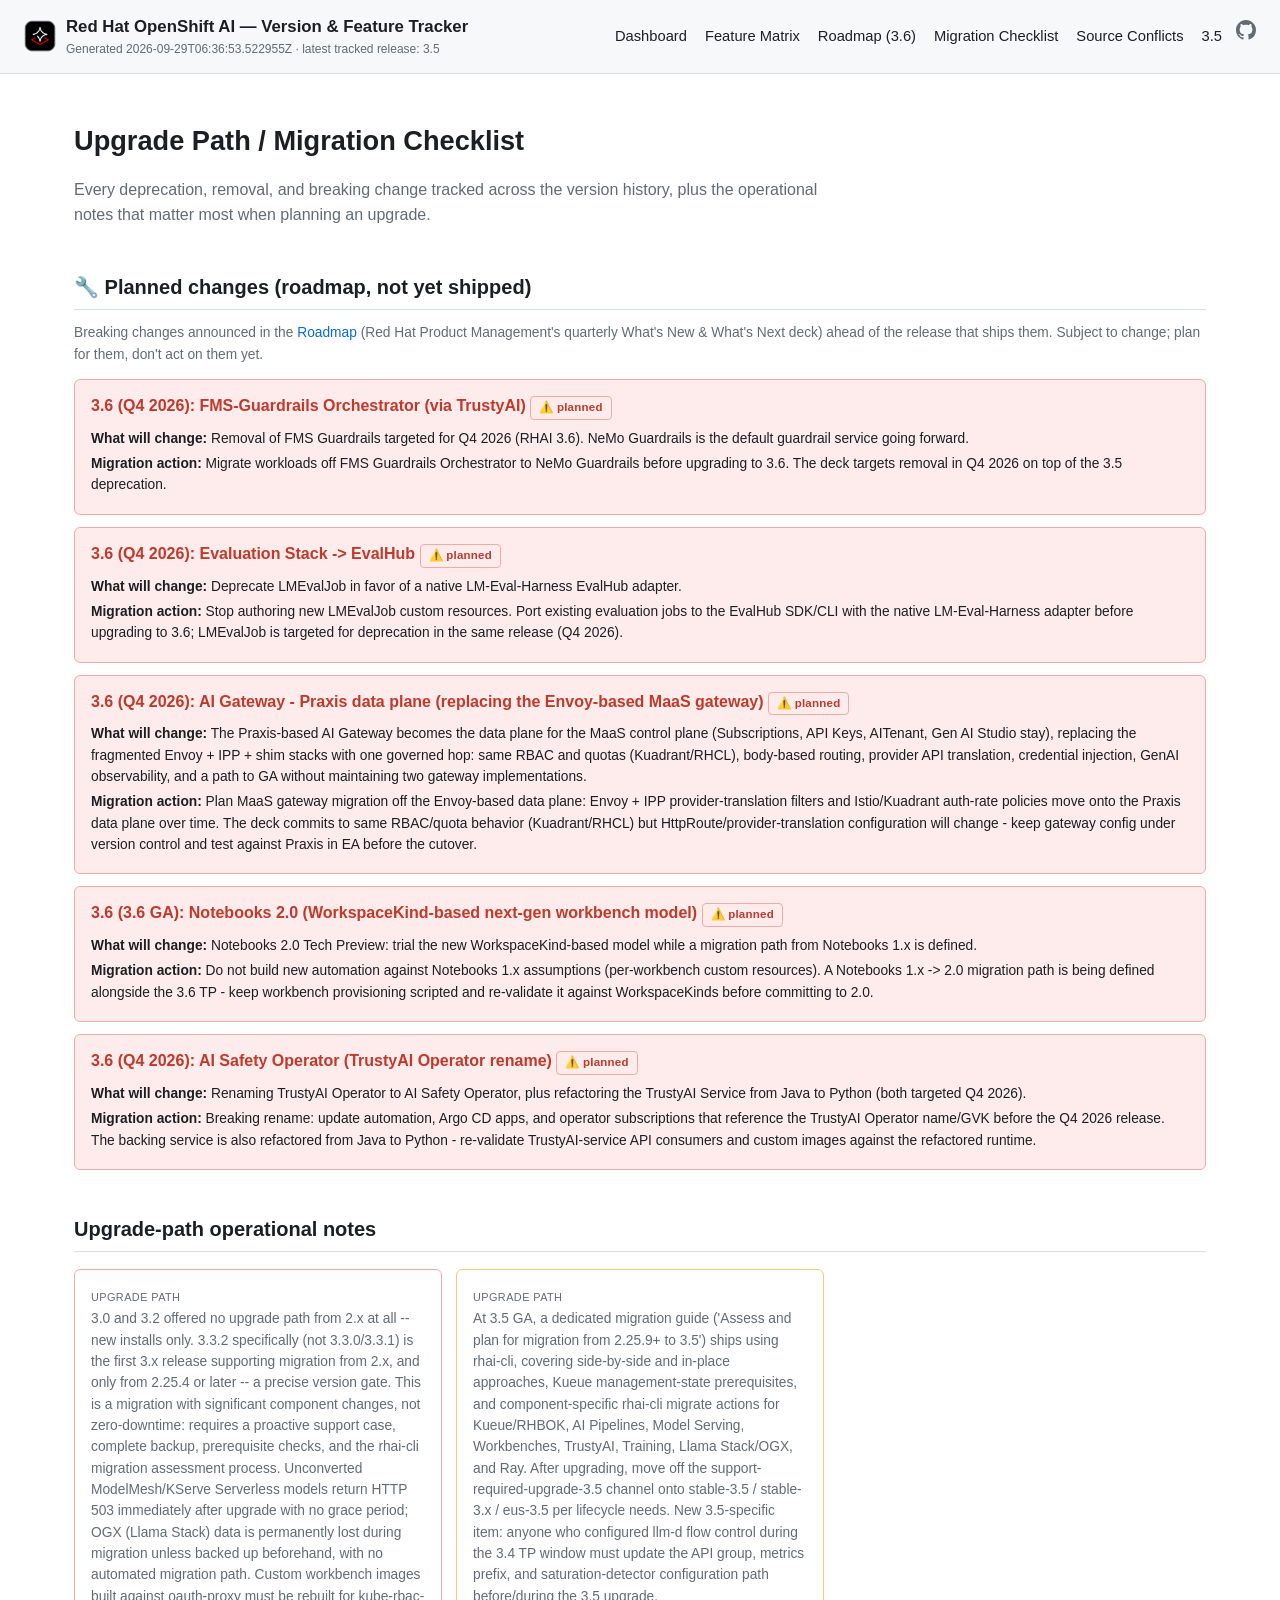
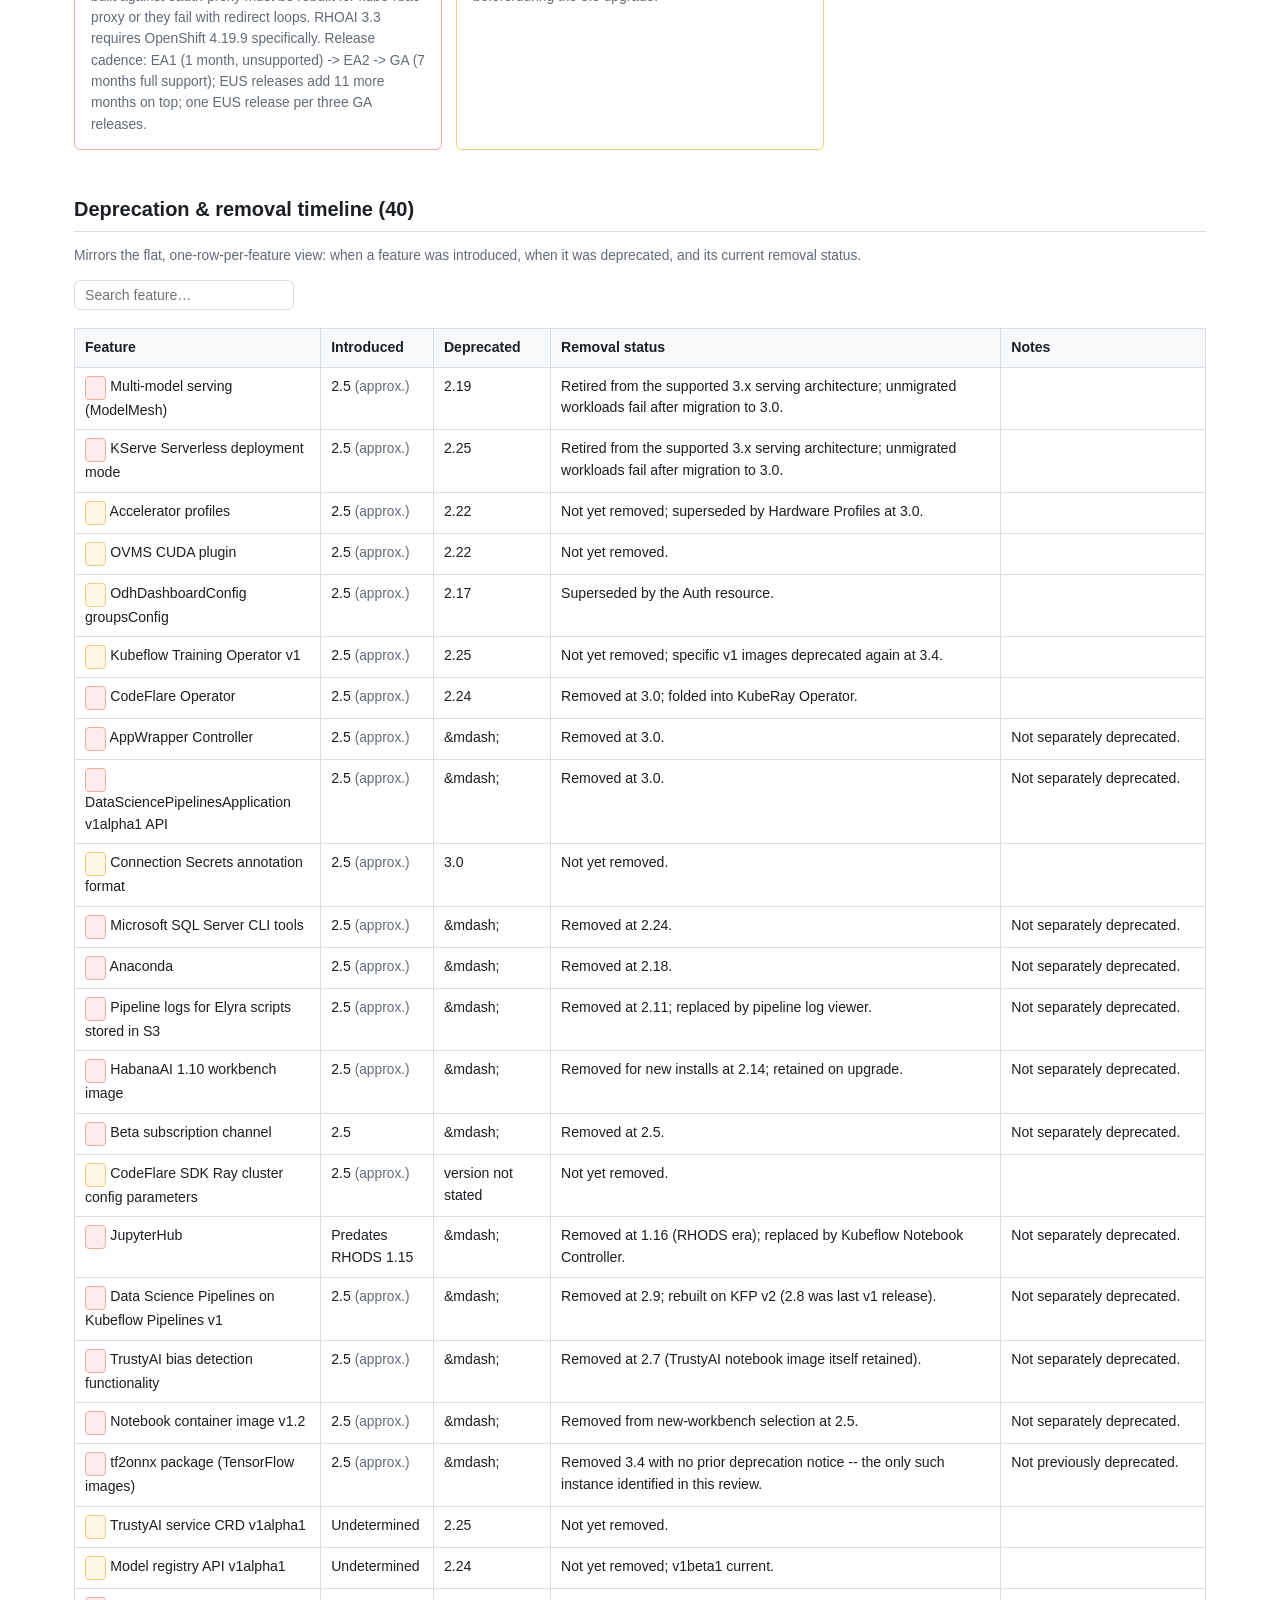
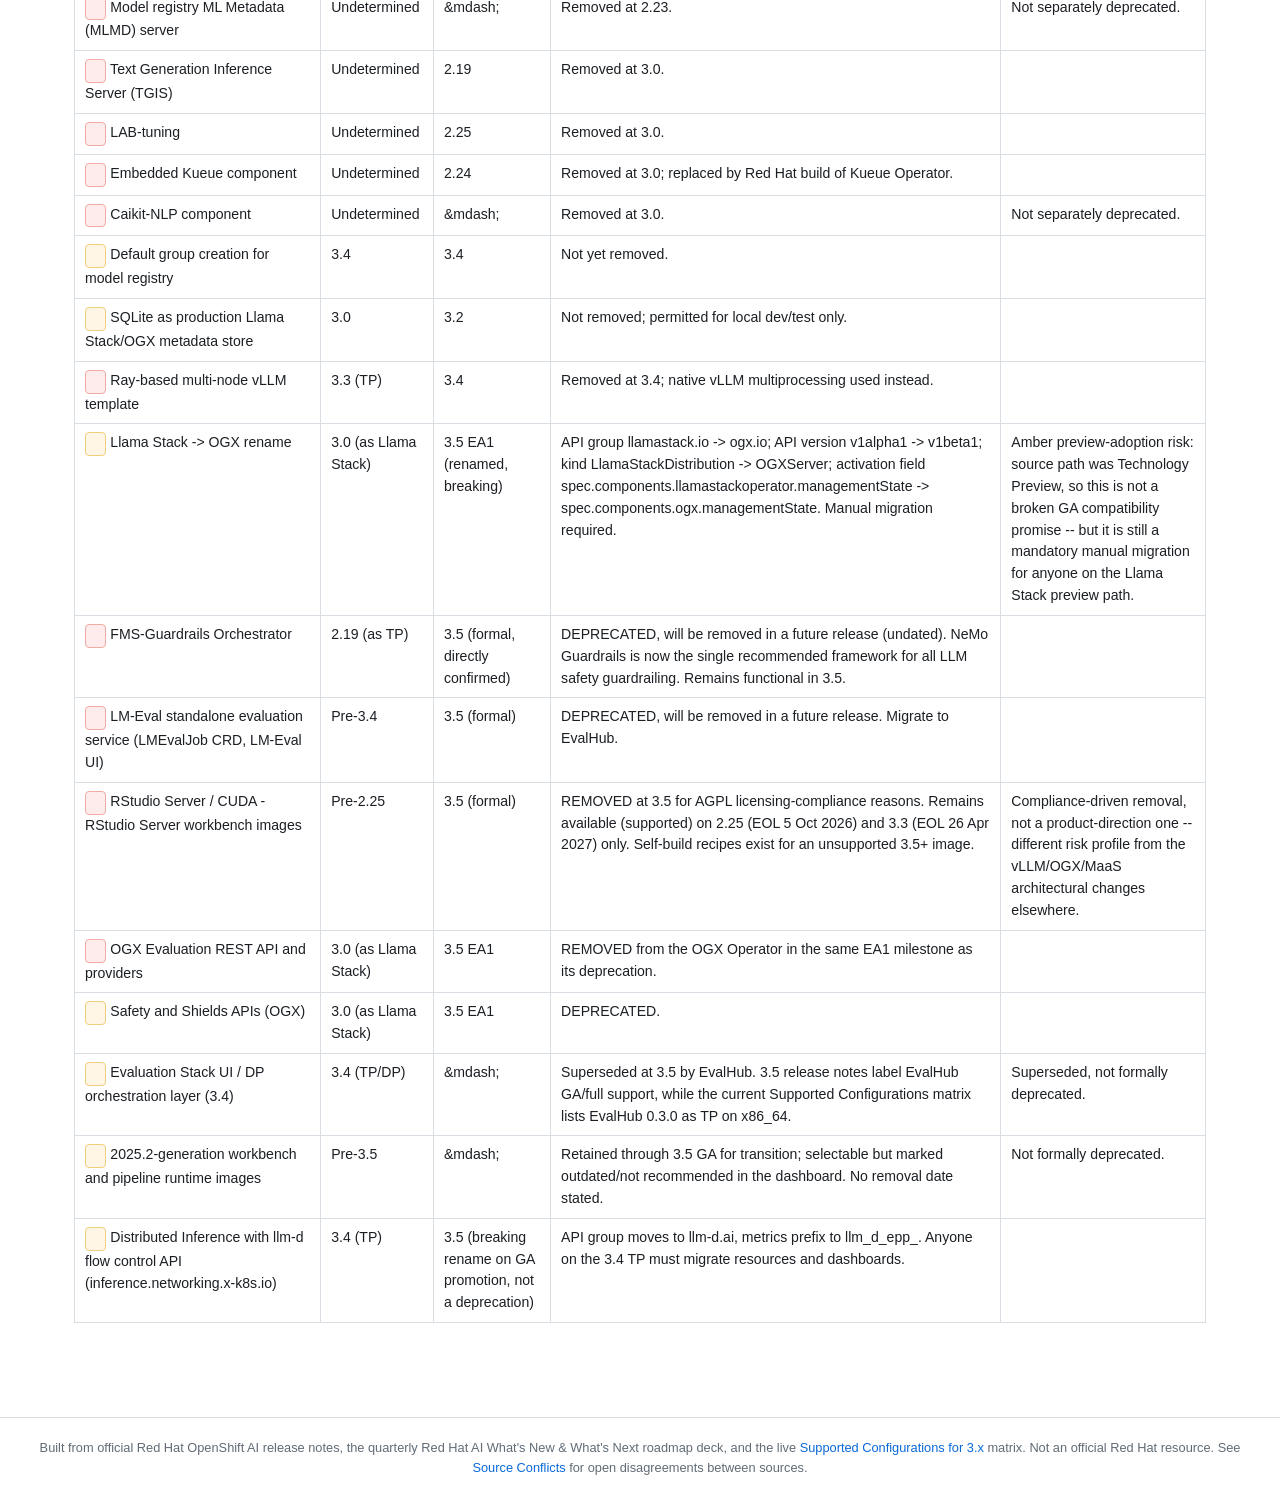
<file: docs/migration.html>
<!DOCTYPE html>
<html lang="en">
<head>
<meta charset="utf-8">
<meta name="viewport" content="width=device-width, initial-scale=1">
<title>Migration Checklist — RHOAI Version Tracker</title>
<link rel="icon" type="image/png" href="assets/favicon.png">
<link rel="stylesheet" href="assets/style.css">
</head>
<body>
<header class="site-header">
  <a class="brand" href="index.html">
    <img class="brand-icon" src="assets/favicon.png" alt="" width="32" height="32">
    <span class="brand-text">
      Red Hat OpenShift AI &mdash; Version &amp; Feature Tracker
      <small>Generated 2026-09-29T06:36:53.522955Z &middot; latest tracked release: 3.5</small>
    </span>
  </a>
  <nav class="site-nav">
    <a href="index.html">Dashboard</a>
    <a href="matrix.html">Feature Matrix</a>
    <a href="roadmap.html">Roadmap (3.6)</a>
    <a href="migration.html">Migration Checklist</a>
    <a href="conflicts.html">Source Conflicts</a>
<a href="versions/3.5.html">3.5</a>  </nav>
  <a class="github-link" href="https://github.com/micytao/rhoai-version-tracker" target="_blank" rel="noopener" aria-label="View source on GitHub" title="View source on GitHub">
    <svg viewBox="0 0 16 16" width="20" height="20" fill="currentColor" aria-hidden="true">
      <path d="M8 0C3.58 0 0 3.58 0 8c0 3.54 2.29 6.53 5.47 7.59.4.07.55-.17.55-.38 0-.19-.01-.82-.01-1.49-2.01.37-2.53-.49-2.69-.94-.09-.23-.48-.94-.82-1.13-.28-.15-.68-.52-.01-.53.63-.01 1.08.58 1.23.82.72 1.21 1.87.87 2.33.66.07-.52.28-.87.51-1.07-1.78-.2-3.64-.89-3.64-3.95 0-.87.31-1.59.82-2.15-.08-.2-.36-1.02.08-2.12 0 0 .67-.21 2.2.82.64-.18 1.32-.27 2-.27.68 0 1.36.09 2 .27 1.53-1.04 2.2-.82 2.2-.82.44 1.1.16 1.92.08 2.12.51.56.82 1.27.82 2.15 0 3.07-1.87 3.75-3.65 3.95.29.25.54.73.54 1.48 0 1.07-.01 1.93-.01 2.2 0 .21.15.46.55.38A8.013 8.013 0 0016 8c0-4.42-3.58-8-8-8z"></path>
    </svg>
  </a>
</header>
<main>
<h1>Upgrade Path / Migration Checklist</h1>
<p class="lede">Every deprecation, removal, and breaking change tracked across the version history, plus the operational notes that matter most when planning an upgrade.</p>


<h2>&#128295; Planned changes (roadmap, not yet shipped)</h2>
<p class="section-note">Breaking changes announced in the <a href="roadmap.html">Roadmap</a> (Red Hat Product Management's quarterly What's New &amp; What's Next deck) ahead of the release that ships them. Subject to change; plan for them, don't act on them yet.</p>
<div class="conflict-card" style="border-color:var(--red-border); background:var(--red-bg)">
  <h4 style="color:var(--red-fg)">3.6 (Q4 2026): FMS-Guardrails Orchestrator (via TrustyAI) <span class="badge red">&#9888;&#65039; planned</span></h4>
  <div class="claim"><b>What will change:</b> Removal of FMS Guardrails targeted for Q4 2026 (RHAI 3.6). NeMo Guardrails is the default guardrail service going forward.</div>
<div class="claim"><b>Migration action:</b> Migrate workloads off FMS Guardrails Orchestrator to NeMo Guardrails before upgrading to 3.6. The deck targets removal in Q4 2026 on top of the 3.5 deprecation.</div></div>
<div class="conflict-card" style="border-color:var(--red-border); background:var(--red-bg)">
  <h4 style="color:var(--red-fg)">3.6 (Q4 2026): Evaluation Stack -&gt; EvalHub <span class="badge red">&#9888;&#65039; planned</span></h4>
  <div class="claim"><b>What will change:</b> Deprecate LMEvalJob in favor of a native LM-Eval-Harness EvalHub adapter.</div>
<div class="claim"><b>Migration action:</b> Stop authoring new LMEvalJob custom resources. Port existing evaluation jobs to the EvalHub SDK/CLI with the native LM-Eval-Harness adapter before upgrading to 3.6; LMEvalJob is targeted for deprecation in the same release (Q4 2026).</div></div>
<div class="conflict-card" style="border-color:var(--red-border); background:var(--red-bg)">
  <h4 style="color:var(--red-fg)">3.6 (Q4 2026): AI Gateway - Praxis data plane (replacing the Envoy-based MaaS gateway) <span class="badge red">&#9888;&#65039; planned</span></h4>
  <div class="claim"><b>What will change:</b> The Praxis-based AI Gateway becomes the data plane for the MaaS control plane (Subscriptions, API Keys, AITenant, Gen AI Studio stay), replacing the fragmented Envoy + IPP + shim stacks with one governed hop: same RBAC and quotas (Kuadrant/RHCL), body-based routing, provider API translation, credential injection, GenAI observability, and a path to GA without maintaining two gateway implementations.</div>
<div class="claim"><b>Migration action:</b> Plan MaaS gateway migration off the Envoy-based data plane: Envoy + IPP provider-translation filters and Istio/Kuadrant auth-rate policies move onto the Praxis data plane over time. The deck commits to same RBAC/quota behavior (Kuadrant/RHCL) but HttpRoute/provider-translation configuration will change - keep gateway config under version control and test against Praxis in EA before the cutover.</div></div>
<div class="conflict-card" style="border-color:var(--red-border); background:var(--red-bg)">
  <h4 style="color:var(--red-fg)">3.6 (3.6 GA): Notebooks 2.0 (WorkspaceKind-based next-gen workbench model) <span class="badge red">&#9888;&#65039; planned</span></h4>
  <div class="claim"><b>What will change:</b> Notebooks 2.0 Tech Preview: trial the new WorkspaceKind-based model while a migration path from Notebooks 1.x is defined.</div>
<div class="claim"><b>Migration action:</b> Do not build new automation against Notebooks 1.x assumptions (per-workbench custom resources). A Notebooks 1.x -&gt; 2.0 migration path is being defined alongside the 3.6 TP - keep workbench provisioning scripted and re-validate it against WorkspaceKinds before committing to 2.0.</div></div>
<div class="conflict-card" style="border-color:var(--red-border); background:var(--red-bg)">
  <h4 style="color:var(--red-fg)">3.6 (Q4 2026): AI Safety Operator (TrustyAI Operator rename) <span class="badge red">&#9888;&#65039; planned</span></h4>
  <div class="claim"><b>What will change:</b> Renaming TrustyAI Operator to AI Safety Operator, plus refactoring the TrustyAI Service from Java to Python (both targeted Q4 2026).</div>
<div class="claim"><b>Migration action:</b> Breaking rename: update automation, Argo CD apps, and operator subscriptions that reference the TrustyAI Operator name/GVK before the Q4 2026 release. The backing service is also refactored from Java to Python - re-validate TrustyAI-service API consumers and custom images against the refactored runtime.</div></div>

<h2>Upgrade-path operational notes</h2>
<div class="card-grid">
  <div class="item-card" style="border-color: var(--red-border)">
    <span class="tag">Upgrade Path</span>
    <p>3.0 and 3.2 offered no upgrade path from 2.x at all -- new installs only. 3.3.2 specifically (not 3.3.0/3.3.1) is the first 3.x release supporting migration from 2.x, and only from 2.25.4 or later -- a precise version gate. This is a migration with significant component changes, not zero-downtime: requires a proactive support case, complete backup, prerequisite checks, and the rhai-cli migration assessment process. Unconverted ModelMesh/KServe Serverless models return HTTP 503 immediately after upgrade with no grace period; OGX (Llama Stack) data is permanently lost during migration unless backed up beforehand, with no automated migration path. Custom workbench images built against oauth-proxy must be rebuilt for kube-rbac-proxy or they fail with redirect loops. RHOAI 3.3 requires OpenShift 4.19.9 specifically. Release cadence: EA1 (1 month, unsupported) -&gt; EA2 -&gt; GA (7 months full support); EUS releases add 11 more months on top; one EUS release per three GA releases.</p>
  </div>
  <div class="item-card" style="border-color: var(--amber-border)">
    <span class="tag">Upgrade Path</span>
    <p>At 3.5 GA, a dedicated migration guide (&#39;Assess and plan for migration from 2.25.9+ to 3.5&#39;) ships using rhai-cli, covering side-by-side and in-place approaches, Kueue management-state prerequisites, and component-specific rhai-cli migrate actions for Kueue/RHBOK, AI Pipelines, Model Serving, Workbenches, TrustyAI, Training, Llama Stack/OGX, and Ray. After upgrading, move off the support-required-upgrade-3.5 channel onto stable-3.5 / stable-3.x / eus-3.5 per lifecycle needs. New 3.5-specific item: anyone who configured llm-d flow control during the 3.4 TP window must update the API group, metrics prefix, and saturation-detector configuration path before/during the 3.5 upgrade.</p>
  </div>
</div>

<h2>Deprecation &amp; removal timeline (40)</h2>
<p class="section-note">Mirrors the flat, one-row-per-feature view: when a feature was introduced, when it was deprecated, and its current removal status.</p>
<div class="filters">
  <input type="text" id="dep-search" placeholder="Search feature&hellip;" onkeyup="filterDepTable()">
</div>
<table class="plain" id="dep-table">
<thead><tr><th>Feature</th><th>Introduced</th><th>Deprecated</th><th>Removal status</th><th>Notes</th></tr></thead>
<tbody>
<tr data-feature="multi-model serving (modelmesh)">
  <td><span class="badge red">&nbsp;</span> Multi-model serving (ModelMesh)</td>
  <td>2.5 <span class="section-note">(approx.)</span></td>
  <td>2.19</td>
  <td>Retired from the supported 3.x serving architecture; unmigrated workloads fail after migration to 3.0.</td>
  <td></td>
</tr>
<tr data-feature="kserve serverless deployment mode">
  <td><span class="badge red">&nbsp;</span> KServe Serverless deployment mode</td>
  <td>2.5 <span class="section-note">(approx.)</span></td>
  <td>2.25</td>
  <td>Retired from the supported 3.x serving architecture; unmigrated workloads fail after migration to 3.0.</td>
  <td></td>
</tr>
<tr data-feature="accelerator profiles">
  <td><span class="badge amber">&nbsp;</span> Accelerator profiles</td>
  <td>2.5 <span class="section-note">(approx.)</span></td>
  <td>2.22</td>
  <td>Not yet removed; superseded by Hardware Profiles at 3.0.</td>
  <td></td>
</tr>
<tr data-feature="ovms cuda plugin">
  <td><span class="badge amber">&nbsp;</span> OVMS CUDA plugin</td>
  <td>2.5 <span class="section-note">(approx.)</span></td>
  <td>2.22</td>
  <td>Not yet removed.</td>
  <td></td>
</tr>
<tr data-feature="odhdashboardconfig groupsconfig">
  <td><span class="badge amber">&nbsp;</span> OdhDashboardConfig groupsConfig</td>
  <td>2.5 <span class="section-note">(approx.)</span></td>
  <td>2.17</td>
  <td>Superseded by the Auth resource.</td>
  <td></td>
</tr>
<tr data-feature="kubeflow training operator v1">
  <td><span class="badge amber">&nbsp;</span> Kubeflow Training Operator v1</td>
  <td>2.5 <span class="section-note">(approx.)</span></td>
  <td>2.25</td>
  <td>Not yet removed; specific v1 images deprecated again at 3.4.</td>
  <td></td>
</tr>
<tr data-feature="codeflare operator">
  <td><span class="badge red">&nbsp;</span> CodeFlare Operator</td>
  <td>2.5 <span class="section-note">(approx.)</span></td>
  <td>2.24</td>
  <td>Removed at 3.0; folded into KubeRay Operator.</td>
  <td></td>
</tr>
<tr data-feature="appwrapper controller">
  <td><span class="badge red">&nbsp;</span> AppWrapper Controller</td>
  <td>2.5 <span class="section-note">(approx.)</span></td>
  <td>&amp;mdash;</td>
  <td>Removed at 3.0.</td>
  <td>Not separately deprecated.</td>
</tr>
<tr data-feature="datasciencepipelinesapplication v1alpha1 api">
  <td><span class="badge red">&nbsp;</span> DataSciencePipelinesApplication v1alpha1 API</td>
  <td>2.5 <span class="section-note">(approx.)</span></td>
  <td>&amp;mdash;</td>
  <td>Removed at 3.0.</td>
  <td>Not separately deprecated.</td>
</tr>
<tr data-feature="connection secrets annotation format">
  <td><span class="badge amber">&nbsp;</span> Connection Secrets annotation format</td>
  <td>2.5 <span class="section-note">(approx.)</span></td>
  <td>3.0</td>
  <td>Not yet removed.</td>
  <td></td>
</tr>
<tr data-feature="microsoft sql server cli tools">
  <td><span class="badge red">&nbsp;</span> Microsoft SQL Server CLI tools</td>
  <td>2.5 <span class="section-note">(approx.)</span></td>
  <td>&amp;mdash;</td>
  <td>Removed at 2.24.</td>
  <td>Not separately deprecated.</td>
</tr>
<tr data-feature="anaconda">
  <td><span class="badge red">&nbsp;</span> Anaconda</td>
  <td>2.5 <span class="section-note">(approx.)</span></td>
  <td>&amp;mdash;</td>
  <td>Removed at 2.18.</td>
  <td>Not separately deprecated.</td>
</tr>
<tr data-feature="pipeline logs for elyra scripts stored in s3">
  <td><span class="badge red">&nbsp;</span> Pipeline logs for Elyra scripts stored in S3</td>
  <td>2.5 <span class="section-note">(approx.)</span></td>
  <td>&amp;mdash;</td>
  <td>Removed at 2.11; replaced by pipeline log viewer.</td>
  <td>Not separately deprecated.</td>
</tr>
<tr data-feature="habanaai 1.10 workbench image">
  <td><span class="badge red">&nbsp;</span> HabanaAI 1.10 workbench image</td>
  <td>2.5 <span class="section-note">(approx.)</span></td>
  <td>&amp;mdash;</td>
  <td>Removed for new installs at 2.14; retained on upgrade.</td>
  <td>Not separately deprecated.</td>
</tr>
<tr data-feature="beta subscription channel">
  <td><span class="badge red">&nbsp;</span> Beta subscription channel</td>
  <td>2.5</td>
  <td>&amp;mdash;</td>
  <td>Removed at 2.5.</td>
  <td>Not separately deprecated.</td>
</tr>
<tr data-feature="codeflare sdk ray cluster config parameters">
  <td><span class="badge amber">&nbsp;</span> CodeFlare SDK Ray cluster config parameters</td>
  <td>2.5 <span class="section-note">(approx.)</span></td>
  <td>version not stated</td>
  <td>Not yet removed.</td>
  <td></td>
</tr>
<tr data-feature="jupyterhub">
  <td><span class="badge red">&nbsp;</span> JupyterHub</td>
  <td>Predates RHODS 1.15</td>
  <td>&amp;mdash;</td>
  <td>Removed at 1.16 (RHODS era); replaced by Kubeflow Notebook Controller.</td>
  <td>Not separately deprecated.</td>
</tr>
<tr data-feature="data science pipelines on kubeflow pipelines v1">
  <td><span class="badge red">&nbsp;</span> Data Science Pipelines on Kubeflow Pipelines v1</td>
  <td>2.5 <span class="section-note">(approx.)</span></td>
  <td>&amp;mdash;</td>
  <td>Removed at 2.9; rebuilt on KFP v2 (2.8 was last v1 release).</td>
  <td>Not separately deprecated.</td>
</tr>
<tr data-feature="trustyai bias detection functionality">
  <td><span class="badge red">&nbsp;</span> TrustyAI bias detection functionality</td>
  <td>2.5 <span class="section-note">(approx.)</span></td>
  <td>&amp;mdash;</td>
  <td>Removed at 2.7 (TrustyAI notebook image itself retained).</td>
  <td>Not separately deprecated.</td>
</tr>
<tr data-feature="notebook container image v1.2">
  <td><span class="badge red">&nbsp;</span> Notebook container image v1.2</td>
  <td>2.5 <span class="section-note">(approx.)</span></td>
  <td>&amp;mdash;</td>
  <td>Removed from new-workbench selection at 2.5.</td>
  <td>Not separately deprecated.</td>
</tr>
<tr data-feature="tf2onnx package (tensorflow images)">
  <td><span class="badge red">&nbsp;</span> tf2onnx package (TensorFlow images)</td>
  <td>2.5 <span class="section-note">(approx.)</span></td>
  <td>&amp;mdash;</td>
  <td>Removed 3.4 with no prior deprecation notice -- the only such instance identified in this review.</td>
  <td>Not previously deprecated.</td>
</tr>
<tr data-feature="trustyai service crd v1alpha1">
  <td><span class="badge amber">&nbsp;</span> TrustyAI service CRD v1alpha1</td>
  <td>Undetermined</td>
  <td>2.25</td>
  <td>Not yet removed.</td>
  <td></td>
</tr>
<tr data-feature="model registry api v1alpha1">
  <td><span class="badge amber">&nbsp;</span> Model registry API v1alpha1</td>
  <td>Undetermined</td>
  <td>2.24</td>
  <td>Not yet removed; v1beta1 current.</td>
  <td></td>
</tr>
<tr data-feature="model registry ml metadata (mlmd) server">
  <td><span class="badge red">&nbsp;</span> Model registry ML Metadata (MLMD) server</td>
  <td>Undetermined</td>
  <td>&amp;mdash;</td>
  <td>Removed at 2.23.</td>
  <td>Not separately deprecated.</td>
</tr>
<tr data-feature="text generation inference server (tgis)">
  <td><span class="badge red">&nbsp;</span> Text Generation Inference Server (TGIS)</td>
  <td>Undetermined</td>
  <td>2.19</td>
  <td>Removed at 3.0.</td>
  <td></td>
</tr>
<tr data-feature="lab-tuning">
  <td><span class="badge red">&nbsp;</span> LAB-tuning</td>
  <td>Undetermined</td>
  <td>2.25</td>
  <td>Removed at 3.0.</td>
  <td></td>
</tr>
<tr data-feature="embedded kueue component">
  <td><span class="badge red">&nbsp;</span> Embedded Kueue component</td>
  <td>Undetermined</td>
  <td>2.24</td>
  <td>Removed at 3.0; replaced by Red Hat build of Kueue Operator.</td>
  <td></td>
</tr>
<tr data-feature="caikit-nlp component">
  <td><span class="badge red">&nbsp;</span> Caikit-NLP component</td>
  <td>Undetermined</td>
  <td>&amp;mdash;</td>
  <td>Removed at 3.0.</td>
  <td>Not separately deprecated.</td>
</tr>
<tr data-feature="default group creation for model registry">
  <td><span class="badge amber">&nbsp;</span> Default group creation for model registry</td>
  <td>3.4</td>
  <td>3.4</td>
  <td>Not yet removed.</td>
  <td></td>
</tr>
<tr data-feature="sqlite as production llama stack/ogx metadata store">
  <td><span class="badge amber">&nbsp;</span> SQLite as production Llama Stack/OGX metadata store</td>
  <td>3.0</td>
  <td>3.2</td>
  <td>Not removed; permitted for local dev/test only.</td>
  <td></td>
</tr>
<tr data-feature="ray-based multi-node vllm template">
  <td><span class="badge red">&nbsp;</span> Ray-based multi-node vLLM template</td>
  <td>3.3 (TP)</td>
  <td>3.4</td>
  <td>Removed at 3.4; native vLLM multiprocessing used instead.</td>
  <td></td>
</tr>
<tr data-feature="llama stack -&gt; ogx rename">
  <td><span class="badge amber">&nbsp;</span> Llama Stack -&gt; OGX rename</td>
  <td>3.0 (as Llama Stack)</td>
  <td>3.5 EA1 (renamed, breaking)</td>
  <td>API group llamastack.io -&gt; ogx.io; API version v1alpha1 -&gt; v1beta1; kind LlamaStackDistribution -&gt; OGXServer; activation field spec.components.llamastackoperator.managementState -&gt; spec.components.ogx.managementState. Manual migration required.</td>
  <td>Amber preview-adoption risk: source path was Technology Preview, so this is not a broken GA compatibility promise -- but it is still a mandatory manual migration for anyone on the Llama Stack preview path.</td>
</tr>
<tr data-feature="fms-guardrails orchestrator">
  <td><span class="badge red">&nbsp;</span> FMS-Guardrails Orchestrator</td>
  <td>2.19 (as TP)</td>
  <td>3.5 (formal, directly confirmed)</td>
  <td>DEPRECATED, will be removed in a future release (undated). NeMo Guardrails is now the single recommended framework for all LLM safety guardrailing. Remains functional in 3.5.</td>
  <td></td>
</tr>
<tr data-feature="lm-eval standalone evaluation service (lmevaljob crd, lm-eval ui)">
  <td><span class="badge red">&nbsp;</span> LM-Eval standalone evaluation service (LMEvalJob CRD, LM-Eval UI)</td>
  <td>Pre-3.4</td>
  <td>3.5 (formal)</td>
  <td>DEPRECATED, will be removed in a future release. Migrate to EvalHub.</td>
  <td></td>
</tr>
<tr data-feature="rstudio server / cuda - rstudio server workbench images">
  <td><span class="badge red">&nbsp;</span> RStudio Server / CUDA - RStudio Server workbench images</td>
  <td>Pre-2.25</td>
  <td>3.5 (formal)</td>
  <td>REMOVED at 3.5 for AGPL licensing-compliance reasons. Remains available (supported) on 2.25 (EOL 5 Oct 2026) and 3.3 (EOL 26 Apr 2027) only. Self-build recipes exist for an unsupported 3.5+ image.</td>
  <td>Compliance-driven removal, not a product-direction one -- different risk profile from the vLLM/OGX/MaaS architectural changes elsewhere.</td>
</tr>
<tr data-feature="ogx evaluation rest api and providers">
  <td><span class="badge red">&nbsp;</span> OGX Evaluation REST API and providers</td>
  <td>3.0 (as Llama Stack)</td>
  <td>3.5 EA1</td>
  <td>REMOVED from the OGX Operator in the same EA1 milestone as its deprecation.</td>
  <td></td>
</tr>
<tr data-feature="safety and shields apis (ogx)">
  <td><span class="badge amber">&nbsp;</span> Safety and Shields APIs (OGX)</td>
  <td>3.0 (as Llama Stack)</td>
  <td>3.5 EA1</td>
  <td>DEPRECATED.</td>
  <td></td>
</tr>
<tr data-feature="evaluation stack ui / dp orchestration layer (3.4)">
  <td><span class="badge amber">&nbsp;</span> Evaluation Stack UI / DP orchestration layer (3.4)</td>
  <td>3.4 (TP/DP)</td>
  <td>&amp;mdash;</td>
  <td>Superseded at 3.5 by EvalHub. 3.5 release notes label EvalHub GA/full support, while the current Supported Configurations matrix lists EvalHub 0.3.0 as TP on x86_64.</td>
  <td>Superseded, not formally deprecated.</td>
</tr>
<tr data-feature="2025.2-generation workbench and pipeline runtime images">
  <td><span class="badge amber">&nbsp;</span> 2025.2-generation workbench and pipeline runtime images</td>
  <td>Pre-3.5</td>
  <td>&amp;mdash;</td>
  <td>Retained through 3.5 GA for transition; selectable but marked outdated/not recommended in the dashboard. No removal date stated.</td>
  <td>Not formally deprecated.</td>
</tr>
<tr data-feature="distributed inference with llm-d flow control api (inference.networking.x-k8s.io)">
  <td><span class="badge amber">&nbsp;</span> Distributed Inference with llm-d flow control API (inference.networking.x-k8s.io)</td>
  <td>3.4 (TP)</td>
  <td>3.5 (breaking rename on GA promotion, not a deprecation)</td>
  <td>API group moves to llm-d.ai, metrics prefix to llm_d_epp_. Anyone on the 3.4 TP must migrate resources and dashboards.</td>
  <td></td>
</tr>
</tbody>
</table>
<script>
function filterDepTable() {
  const q = document.getElementById('dep-search').value.toLowerCase();
  document.querySelectorAll('#dep-table tbody tr').forEach(function(row) {
    row.classList.toggle('hidden-row', !row.dataset.feature.includes(q));
  });
}
</script>
</main>
<footer class="site-footer">
  Built from official Red Hat OpenShift AI release notes, the quarterly Red Hat AI
  What's New &amp; What's Next roadmap deck, and the live
  <a href="https://access.redhat.com/articles/rhoai-supported-configs-3.x">Supported Configurations for 3.x</a> matrix.
  Not an official Red Hat resource. See <a href="conflicts.html">Source Conflicts</a> for open disagreements between sources.
</footer>
</body>
</html>
</file>
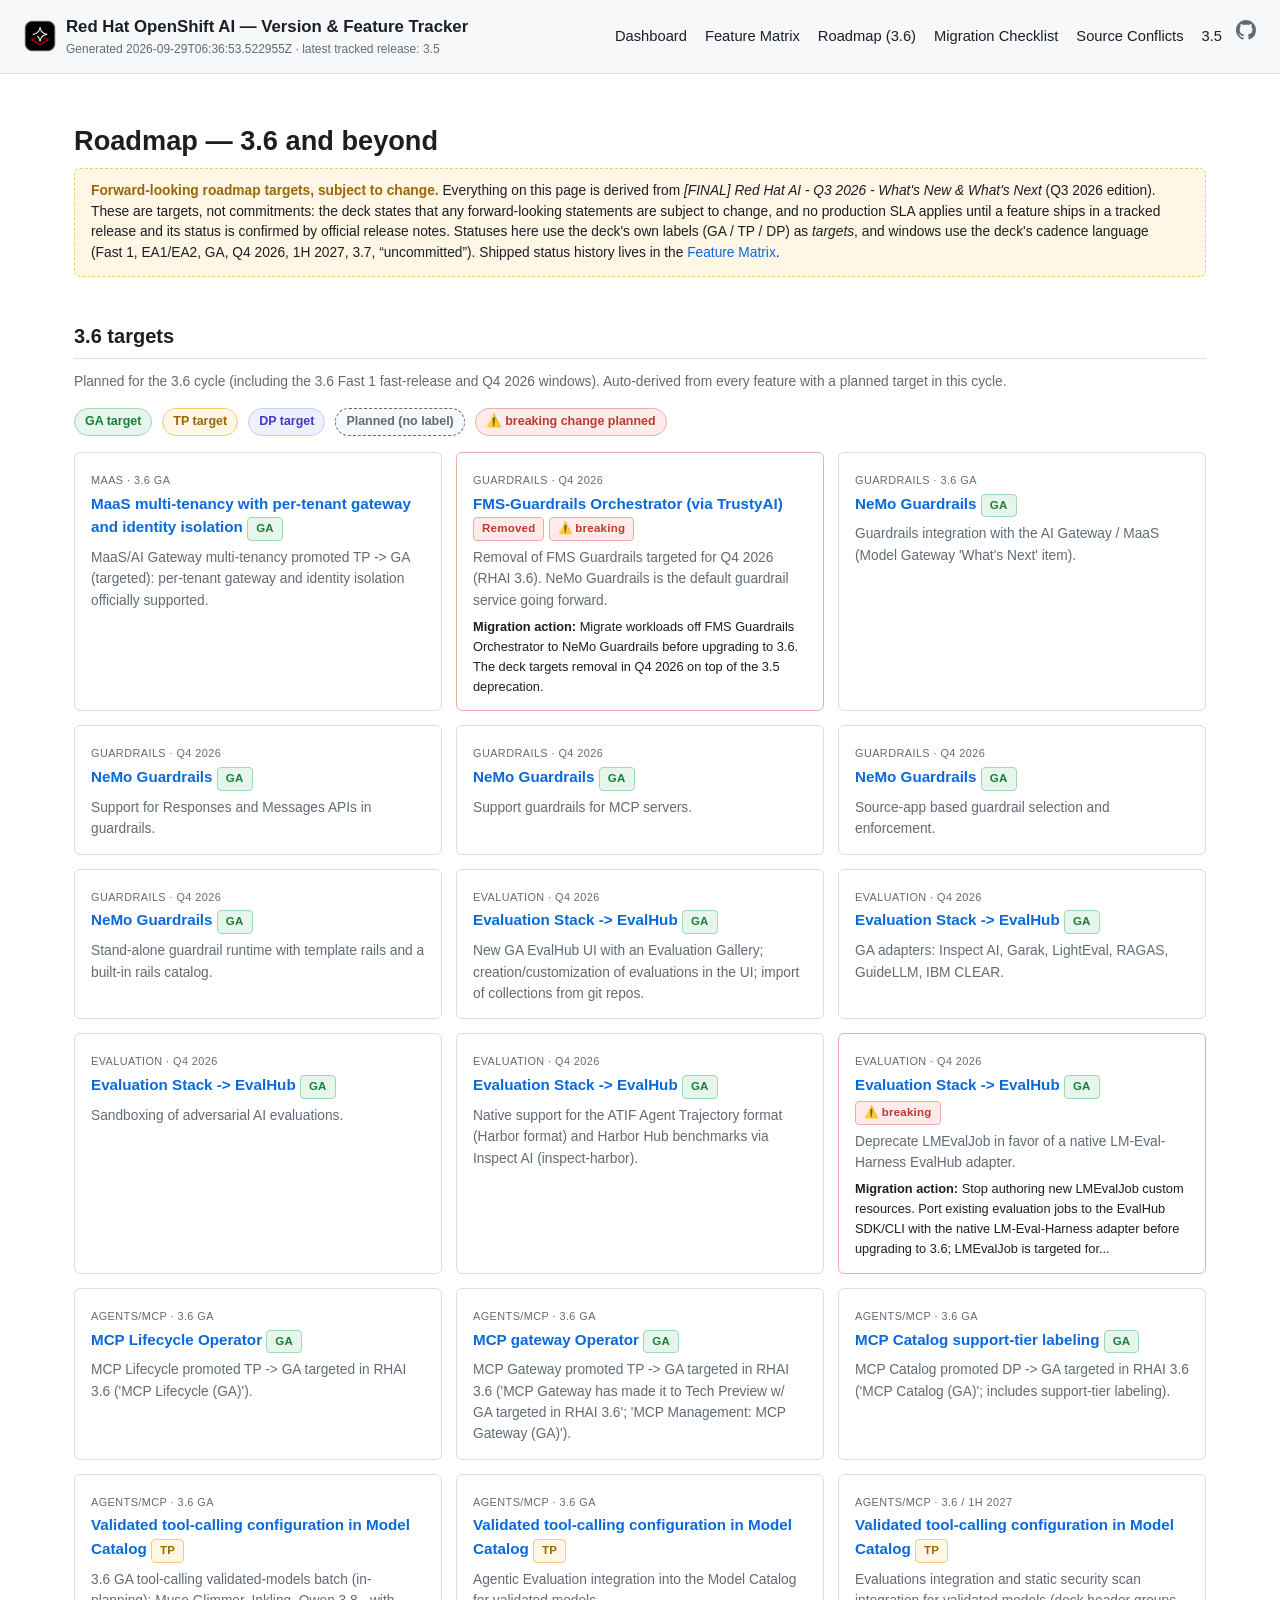
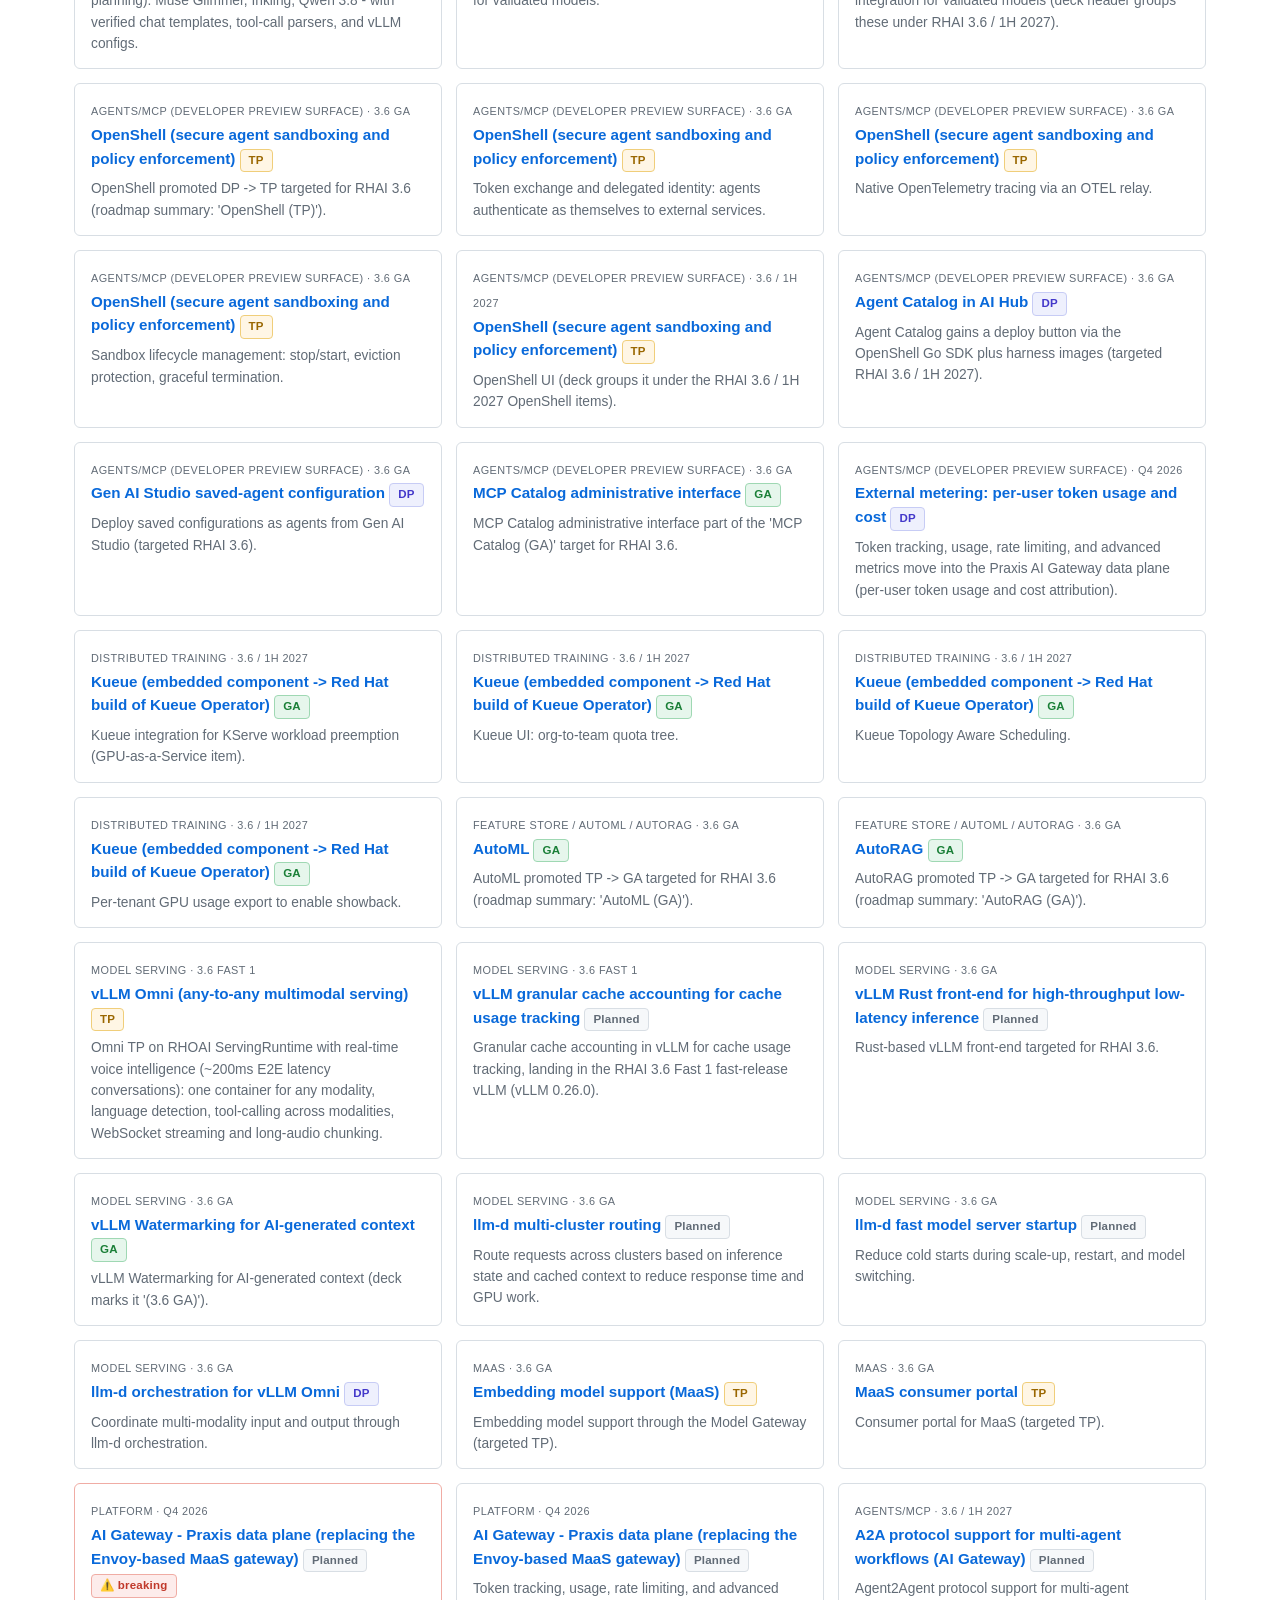
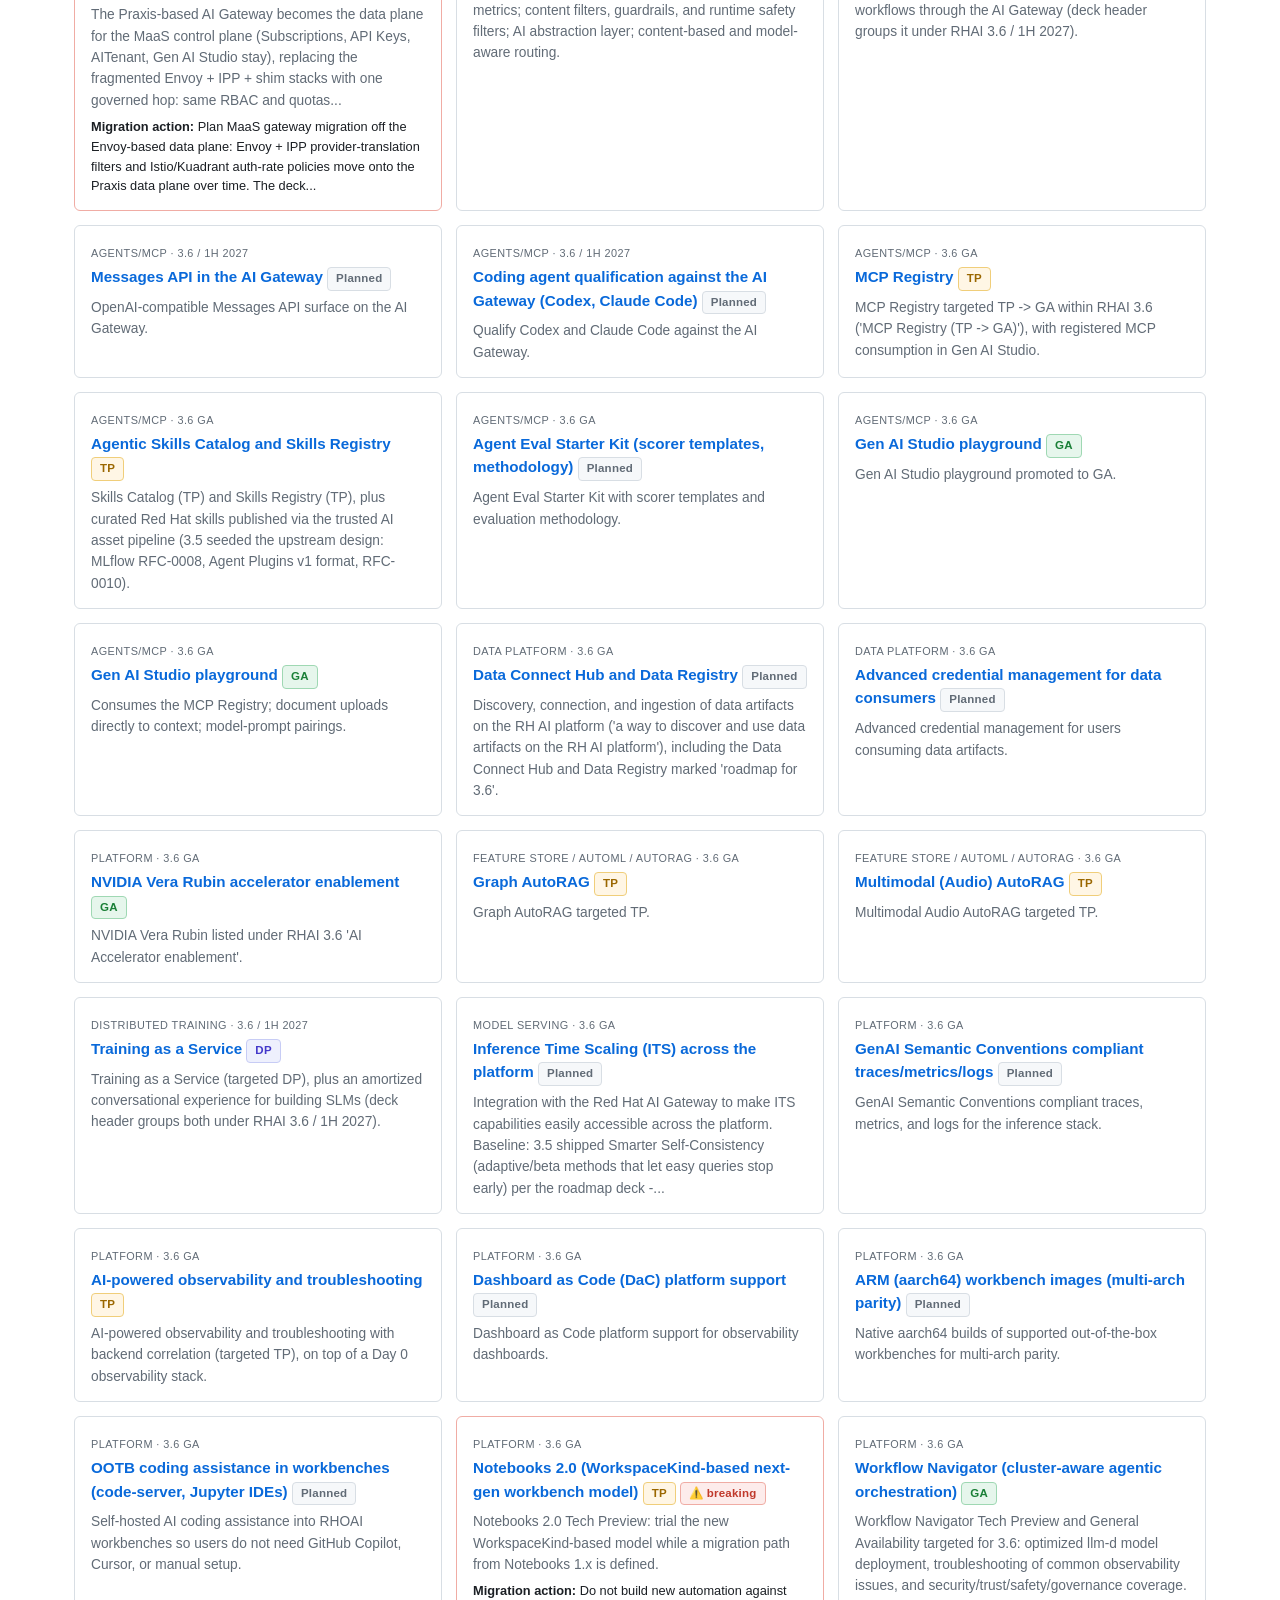
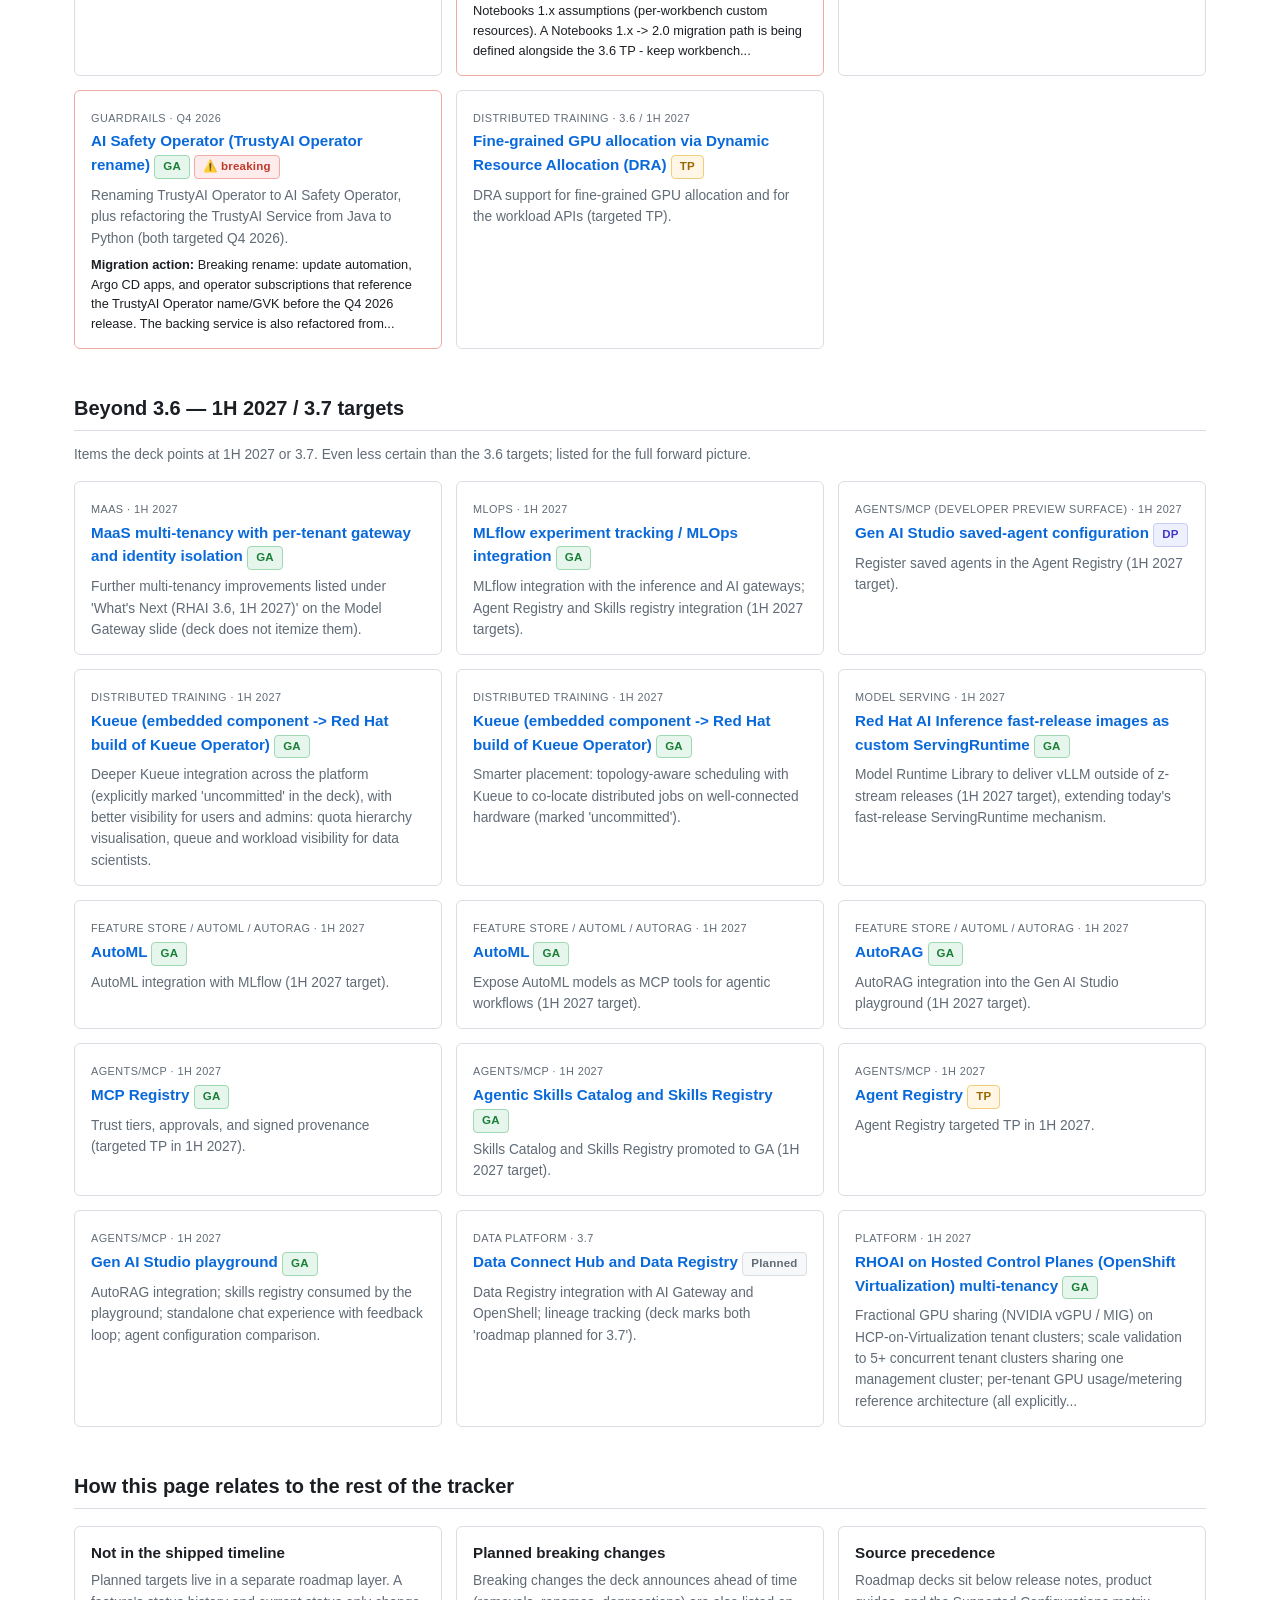
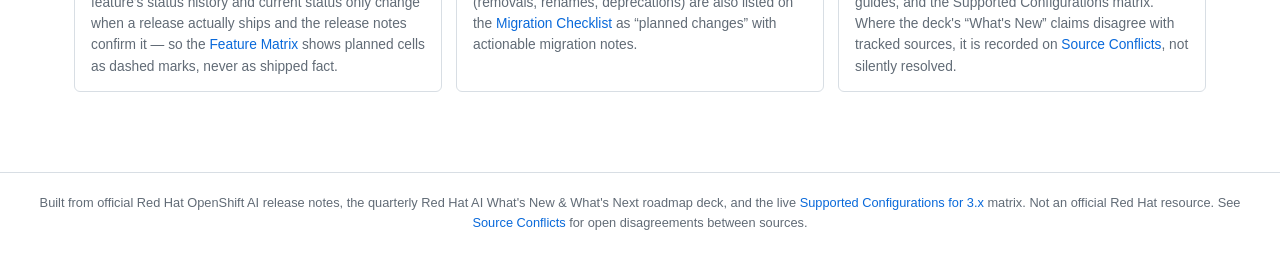
<file: docs/roadmap.html>
<!DOCTYPE html>
<html lang="en">
<head>
<meta charset="utf-8">
<meta name="viewport" content="width=device-width, initial-scale=1">
<title>Roadmap — RHOAI Version Tracker</title>
<link rel="icon" type="image/png" href="assets/favicon.png">
<link rel="stylesheet" href="assets/style.css">
</head>
<body>
<header class="site-header">
  <a class="brand" href="index.html">
    <img class="brand-icon" src="assets/favicon.png" alt="" width="32" height="32">
    <span class="brand-text">
      Red Hat OpenShift AI &mdash; Version &amp; Feature Tracker
      <small>Generated 2026-09-29T06:36:53.522955Z &middot; latest tracked release: 3.5</small>
    </span>
  </a>
  <nav class="site-nav">
    <a href="index.html">Dashboard</a>
    <a href="matrix.html">Feature Matrix</a>
    <a href="roadmap.html">Roadmap (3.6)</a>
    <a href="migration.html">Migration Checklist</a>
    <a href="conflicts.html">Source Conflicts</a>
<a href="versions/3.5.html">3.5</a>  </nav>
  <a class="github-link" href="https://github.com/micytao/rhoai-version-tracker" target="_blank" rel="noopener" aria-label="View source on GitHub" title="View source on GitHub">
    <svg viewBox="0 0 16 16" width="20" height="20" fill="currentColor" aria-hidden="true">
      <path d="M8 0C3.58 0 0 3.58 0 8c0 3.54 2.29 6.53 5.47 7.59.4.07.55-.17.55-.38 0-.19-.01-.82-.01-1.49-2.01.37-2.53-.49-2.69-.94-.09-.23-.48-.94-.82-1.13-.28-.15-.68-.52-.01-.53.63-.01 1.08.58 1.23.82.72 1.21 1.87.87 2.33.66.07-.52.28-.87.51-1.07-1.78-.2-3.64-.89-3.64-3.95 0-.87.31-1.59.82-2.15-.08-.2-.36-1.02.08-2.12 0 0 .67-.21 2.2.82.64-.18 1.32-.27 2-.27.68 0 1.36.09 2 .27 1.53-1.04 2.2-.82 2.2-.82.44 1.1.16 1.92.08 2.12.51.56.82 1.27.82 2.15 0 3.07-1.87 3.75-3.65 3.95.29.25.54.73.54 1.48 0 1.07-.01 1.93-.01 2.2 0 .21.15.46.55.38A8.013 8.013 0 0016 8c0-4.42-3.58-8-8-8z"></path>
    </svg>
  </a>
</header>
<main>
<h1>Roadmap — 3.6 and beyond</h1>
<div class="roadmap-disclaimer">
  <strong>Forward-looking roadmap targets, subject to change.</strong>
Everything on this page is derived from
  <em>[FINAL] Red Hat AI - Q3 2026 - What&#39;s New &amp; What&#39;s Next</em> (Q3 2026 edition).  These are targets, not commitments: the deck states that any forward-looking
  statements are subject to change, and no production SLA applies until a
  feature ships in a tracked release and its status is confirmed by official
  release notes. Statuses here use the deck's own labels
  (GA&nbsp;/&nbsp;TP&nbsp;/&nbsp;DP) as <em>targets</em>, and windows use the
  deck's cadence language (Fast&nbsp;1, EA1/EA2, GA, Q4&nbsp;2026, 1H&nbsp;2027,
  3.7, &ldquo;uncommitted&rdquo;). Shipped status history lives in the
  <a href="matrix.html">Feature Matrix</a>.
</div>

<h2>3.6 targets</h2>
<p class="section-note">Planned for the 3.6 cycle (including the 3.6 Fast&nbsp;1 fast-release and Q4&nbsp;2026 windows). Auto-derived from every feature with a planned target in this cycle.</p>
<div class="legend">
  <span class="chip status-ga">GA target</span>
  <span class="chip status-tp">TP target</span>
  <span class="chip status-dp">DP target</span>
  <span class="chip status-planned">Planned (no label)</span>
  <span class="chip red">&#9888;&#65039; breaking change planned</span>
</div>
<div class="card-grid">
  <div class="item-card roadmap-card">
    <span class="tag">MaaS &middot; 3.6 GA</span>
    <h4><a href="matrix.html#maas-multitenancy">MaaS multi-tenancy with per-tenant gateway and identity isolation</a>
        <span class="badge status-ga">GA</span>
    </h4>
    <p>MaaS/AI Gateway multi-tenancy promoted TP -&gt; GA (targeted): per-tenant gateway and identity isolation officially supported.</p>
  </div>
  <div class="item-card roadmap-card roadmap-breaking">
    <span class="tag">Guardrails &middot; Q4 2026</span>
    <h4><a href="matrix.html#fms-guardrails">FMS-Guardrails Orchestrator (via TrustyAI)</a>
        <span class="badge status-removed">Removed</span>
<span class="badge red">&#9888;&#65039; breaking</span>    </h4>
    <p>Removal of FMS Guardrails targeted for Q4 2026 (RHAI 3.6). NeMo Guardrails is the default guardrail service going forward.</p>
<p class="migration-note"><b>Migration action:</b> Migrate workloads off FMS Guardrails Orchestrator to NeMo Guardrails before upgrading to 3.6. The deck targets removal in Q4 2026 on top of the 3.5 deprecation.</p>  </div>
  <div class="item-card roadmap-card">
    <span class="tag">Guardrails &middot; 3.6 GA</span>
    <h4><a href="matrix.html#nemo-guardrails">NeMo Guardrails</a>
        <span class="badge status-ga">GA</span>
    </h4>
    <p>Guardrails integration with the AI Gateway / MaaS (Model Gateway &#39;What&#39;s Next&#39; item).</p>
  </div>
  <div class="item-card roadmap-card">
    <span class="tag">Guardrails &middot; Q4 2026</span>
    <h4><a href="matrix.html#nemo-guardrails">NeMo Guardrails</a>
        <span class="badge status-ga">GA</span>
    </h4>
    <p>Support for Responses and Messages APIs in guardrails.</p>
  </div>
  <div class="item-card roadmap-card">
    <span class="tag">Guardrails &middot; Q4 2026</span>
    <h4><a href="matrix.html#nemo-guardrails">NeMo Guardrails</a>
        <span class="badge status-ga">GA</span>
    </h4>
    <p>Support guardrails for MCP servers.</p>
  </div>
  <div class="item-card roadmap-card">
    <span class="tag">Guardrails &middot; Q4 2026</span>
    <h4><a href="matrix.html#nemo-guardrails">NeMo Guardrails</a>
        <span class="badge status-ga">GA</span>
    </h4>
    <p>Source-app based guardrail selection and enforcement.</p>
  </div>
  <div class="item-card roadmap-card">
    <span class="tag">Guardrails &middot; Q4 2026</span>
    <h4><a href="matrix.html#nemo-guardrails">NeMo Guardrails</a>
        <span class="badge status-ga">GA</span>
    </h4>
    <p>Stand-alone guardrail runtime with template rails and a built-in rails catalog.</p>
  </div>
  <div class="item-card roadmap-card">
    <span class="tag">Evaluation &middot; Q4 2026</span>
    <h4><a href="matrix.html#evalhub">Evaluation Stack -&gt; EvalHub</a>
        <span class="badge status-ga">GA</span>
    </h4>
    <p>New GA EvalHub UI with an Evaluation Gallery; creation/customization of evaluations in the UI; import of collections from git repos.</p>
  </div>
  <div class="item-card roadmap-card">
    <span class="tag">Evaluation &middot; Q4 2026</span>
    <h4><a href="matrix.html#evalhub">Evaluation Stack -&gt; EvalHub</a>
        <span class="badge status-ga">GA</span>
    </h4>
    <p>GA adapters: Inspect AI, Garak, LightEval, RAGAS, GuideLLM, IBM CLEAR.</p>
  </div>
  <div class="item-card roadmap-card">
    <span class="tag">Evaluation &middot; Q4 2026</span>
    <h4><a href="matrix.html#evalhub">Evaluation Stack -&gt; EvalHub</a>
        <span class="badge status-ga">GA</span>
    </h4>
    <p>Sandboxing of adversarial AI evaluations.</p>
  </div>
  <div class="item-card roadmap-card">
    <span class="tag">Evaluation &middot; Q4 2026</span>
    <h4><a href="matrix.html#evalhub">Evaluation Stack -&gt; EvalHub</a>
        <span class="badge status-ga">GA</span>
    </h4>
    <p>Native support for the ATIF Agent Trajectory format (Harbor format) and Harbor Hub benchmarks via Inspect AI (inspect-harbor).</p>
  </div>
  <div class="item-card roadmap-card roadmap-breaking">
    <span class="tag">Evaluation &middot; Q4 2026</span>
    <h4><a href="matrix.html#evalhub">Evaluation Stack -&gt; EvalHub</a>
        <span class="badge status-ga">GA</span>
<span class="badge red">&#9888;&#65039; breaking</span>    </h4>
    <p>Deprecate LMEvalJob in favor of a native LM-Eval-Harness EvalHub adapter.</p>
<p class="migration-note"><b>Migration action:</b> Stop authoring new LMEvalJob custom resources. Port existing evaluation jobs to the EvalHub SDK/CLI with the native LM-Eval-Harness adapter before upgrading to 3.6; LMEvalJob is targeted for...</p>  </div>
  <div class="item-card roadmap-card">
    <span class="tag">Agents/MCP &middot; 3.6 GA</span>
    <h4><a href="matrix.html#mcp-lifecycle-operator">MCP Lifecycle Operator</a>
        <span class="badge status-ga">GA</span>
    </h4>
    <p>MCP Lifecycle promoted TP -&gt; GA targeted in RHAI 3.6 (&#39;MCP Lifecycle (GA)&#39;).</p>
  </div>
  <div class="item-card roadmap-card">
    <span class="tag">Agents/MCP &middot; 3.6 GA</span>
    <h4><a href="matrix.html#mcp-gateway-operator">MCP gateway Operator</a>
        <span class="badge status-ga">GA</span>
    </h4>
    <p>MCP Gateway promoted TP -&gt; GA targeted in RHAI 3.6 (&#39;MCP Gateway has made it to Tech Preview w/ GA targeted in RHAI 3.6&#39;; &#39;MCP Management: MCP Gateway (GA)&#39;).</p>
  </div>
  <div class="item-card roadmap-card">
    <span class="tag">Agents/MCP &middot; 3.6 GA</span>
    <h4><a href="matrix.html#mcp-catalog-tier-labeling">MCP Catalog support-tier labeling</a>
        <span class="badge status-ga">GA</span>
    </h4>
    <p>MCP Catalog promoted DP -&gt; GA targeted in RHAI 3.6 (&#39;MCP Catalog (GA)&#39;; includes support-tier labeling).</p>
  </div>
  <div class="item-card roadmap-card">
    <span class="tag">Agents/MCP &middot; 3.6 GA</span>
    <h4><a href="matrix.html#validated-tool-calling-catalog">Validated tool-calling configuration in Model Catalog</a>
        <span class="badge status-tp">TP</span>
    </h4>
    <p>3.6 GA tool-calling validated-models batch (in-planning): Muse Glimmer, Inkling, Qwen 3.8 - with verified chat templates, tool-call parsers, and vLLM configs.</p>
  </div>
  <div class="item-card roadmap-card">
    <span class="tag">Agents/MCP &middot; 3.6 GA</span>
    <h4><a href="matrix.html#validated-tool-calling-catalog">Validated tool-calling configuration in Model Catalog</a>
        <span class="badge status-tp">TP</span>
    </h4>
    <p>Agentic Evaluation integration into the Model Catalog for validated models.</p>
  </div>
  <div class="item-card roadmap-card">
    <span class="tag">Agents/MCP &middot; 3.6 / 1H 2027</span>
    <h4><a href="matrix.html#validated-tool-calling-catalog">Validated tool-calling configuration in Model Catalog</a>
        <span class="badge status-tp">TP</span>
    </h4>
    <p>Evaluations integration and static security scan integration for validated models (deck header groups these under RHAI 3.6 / 1H 2027).</p>
  </div>
  <div class="item-card roadmap-card">
    <span class="tag">Agents/MCP (Developer Preview surface) &middot; 3.6 GA</span>
    <h4><a href="matrix.html#openshell">OpenShell (secure agent sandboxing and policy enforcement)</a>
        <span class="badge status-tp">TP</span>
    </h4>
    <p>OpenShell promoted DP -&gt; TP targeted for RHAI 3.6 (roadmap summary: &#39;OpenShell (TP)&#39;).</p>
  </div>
  <div class="item-card roadmap-card">
    <span class="tag">Agents/MCP (Developer Preview surface) &middot; 3.6 GA</span>
    <h4><a href="matrix.html#openshell">OpenShell (secure agent sandboxing and policy enforcement)</a>
        <span class="badge status-tp">TP</span>
    </h4>
    <p>Token exchange and delegated identity: agents authenticate as themselves to external services.</p>
  </div>
  <div class="item-card roadmap-card">
    <span class="tag">Agents/MCP (Developer Preview surface) &middot; 3.6 GA</span>
    <h4><a href="matrix.html#openshell">OpenShell (secure agent sandboxing and policy enforcement)</a>
        <span class="badge status-tp">TP</span>
    </h4>
    <p>Native OpenTelemetry tracing via an OTEL relay.</p>
  </div>
  <div class="item-card roadmap-card">
    <span class="tag">Agents/MCP (Developer Preview surface) &middot; 3.6 GA</span>
    <h4><a href="matrix.html#openshell">OpenShell (secure agent sandboxing and policy enforcement)</a>
        <span class="badge status-tp">TP</span>
    </h4>
    <p>Sandbox lifecycle management: stop/start, eviction protection, graceful termination.</p>
  </div>
  <div class="item-card roadmap-card">
    <span class="tag">Agents/MCP (Developer Preview surface) &middot; 3.6 / 1H 2027</span>
    <h4><a href="matrix.html#openshell">OpenShell (secure agent sandboxing and policy enforcement)</a>
        <span class="badge status-tp">TP</span>
    </h4>
    <p>OpenShell UI (deck groups it under the RHAI 3.6 / 1H 2027 OpenShell items).</p>
  </div>
  <div class="item-card roadmap-card">
    <span class="tag">Agents/MCP (Developer Preview surface) &middot; 3.6 GA</span>
    <h4><a href="matrix.html#agent-catalog-aihub">Agent Catalog in AI Hub</a>
        <span class="badge status-dp">DP</span>
    </h4>
    <p>Agent Catalog gains a deploy button via the OpenShell Go SDK plus harness images (targeted RHAI 3.6 / 1H 2027).</p>
  </div>
  <div class="item-card roadmap-card">
    <span class="tag">Agents/MCP (Developer Preview surface) &middot; 3.6 GA</span>
    <h4><a href="matrix.html#genai-studio-saved-agent">Gen AI Studio saved-agent configuration</a>
        <span class="badge status-dp">DP</span>
    </h4>
    <p>Deploy saved configurations as agents from Gen AI Studio (targeted RHAI 3.6).</p>
  </div>
  <div class="item-card roadmap-card">
    <span class="tag">Agents/MCP (Developer Preview surface) &middot; 3.6 GA</span>
    <h4><a href="matrix.html#mcp-catalog-admin-ui">MCP Catalog administrative interface</a>
        <span class="badge status-ga">GA</span>
    </h4>
    <p>MCP Catalog administrative interface part of the &#39;MCP Catalog (GA)&#39; target for RHAI 3.6.</p>
  </div>
  <div class="item-card roadmap-card">
    <span class="tag">Agents/MCP (Developer Preview surface) &middot; Q4 2026</span>
    <h4><a href="matrix.html#external-metering-general">External metering: per-user token usage and cost</a>
        <span class="badge status-dp">DP</span>
    </h4>
    <p>Token tracking, usage, rate limiting, and advanced metrics move into the Praxis AI Gateway data plane (per-user token usage and cost attribution).</p>
  </div>
  <div class="item-card roadmap-card">
    <span class="tag">Distributed Training &middot; 3.6 / 1H 2027</span>
    <h4><a href="matrix.html#kueue">Kueue (embedded component -&gt; Red Hat build of Kueue Operator)</a>
        <span class="badge status-ga">GA</span>
    </h4>
    <p>Kueue integration for KServe workload preemption (GPU-as-a-Service item).</p>
  </div>
  <div class="item-card roadmap-card">
    <span class="tag">Distributed Training &middot; 3.6 / 1H 2027</span>
    <h4><a href="matrix.html#kueue">Kueue (embedded component -&gt; Red Hat build of Kueue Operator)</a>
        <span class="badge status-ga">GA</span>
    </h4>
    <p>Kueue UI: org-to-team quota tree.</p>
  </div>
  <div class="item-card roadmap-card">
    <span class="tag">Distributed Training &middot; 3.6 / 1H 2027</span>
    <h4><a href="matrix.html#kueue">Kueue (embedded component -&gt; Red Hat build of Kueue Operator)</a>
        <span class="badge status-ga">GA</span>
    </h4>
    <p>Kueue Topology Aware Scheduling.</p>
  </div>
  <div class="item-card roadmap-card">
    <span class="tag">Distributed Training &middot; 3.6 / 1H 2027</span>
    <h4><a href="matrix.html#kueue">Kueue (embedded component -&gt; Red Hat build of Kueue Operator)</a>
        <span class="badge status-ga">GA</span>
    </h4>
    <p>Per-tenant GPU usage export to enable showback.</p>
  </div>
  <div class="item-card roadmap-card">
    <span class="tag">Feature Store / AutoML / AutoRAG &middot; 3.6 GA</span>
    <h4><a href="matrix.html#automl">AutoML</a>
        <span class="badge status-ga">GA</span>
    </h4>
    <p>AutoML promoted TP -&gt; GA targeted for RHAI 3.6 (roadmap summary: &#39;AutoML (GA)&#39;).</p>
  </div>
  <div class="item-card roadmap-card">
    <span class="tag">Feature Store / AutoML / AutoRAG &middot; 3.6 GA</span>
    <h4><a href="matrix.html#autorag">AutoRAG</a>
        <span class="badge status-ga">GA</span>
    </h4>
    <p>AutoRAG promoted TP -&gt; GA targeted for RHAI 3.6 (roadmap summary: &#39;AutoRAG (GA)&#39;).</p>
  </div>
  <div class="item-card roadmap-card">
    <span class="tag">Model Serving &middot; 3.6 Fast 1</span>
    <h4><a href="matrix.html#vllm-omni">vLLM Omni (any-to-any multimodal serving)</a>
        <span class="badge status-tp">TP</span>
    </h4>
    <p>Omni TP on RHOAI ServingRuntime with real-time voice intelligence (~200ms E2E latency conversations): one container for any modality, language detection, tool-calling across modalities, WebSocket streaming and long-audio chunking.</p>
  </div>
  <div class="item-card roadmap-card">
    <span class="tag">Model Serving &middot; 3.6 Fast 1</span>
    <h4><a href="matrix.html#vllm-granular-cache-accounting">vLLM granular cache accounting for cache usage tracking</a>
        <span class="badge neutral">Planned</span>
    </h4>
    <p>Granular cache accounting in vLLM for cache usage tracking, landing in the RHAI 3.6 Fast 1 fast-release vLLM (vLLM 0.26.0).</p>
  </div>
  <div class="item-card roadmap-card">
    <span class="tag">Model Serving &middot; 3.6 GA</span>
    <h4><a href="matrix.html#vllm-rust-frontend">vLLM Rust front-end for high-throughput low-latency inference</a>
        <span class="badge neutral">Planned</span>
    </h4>
    <p>Rust-based vLLM front-end targeted for RHAI 3.6.</p>
  </div>
  <div class="item-card roadmap-card">
    <span class="tag">Model Serving &middot; 3.6 GA</span>
    <h4><a href="matrix.html#vllm-watermarking">vLLM Watermarking for AI-generated context</a>
        <span class="badge status-ga">GA</span>
    </h4>
    <p>vLLM Watermarking for AI-generated context (deck marks it &#39;(3.6 GA)&#39;).</p>
  </div>
  <div class="item-card roadmap-card">
    <span class="tag">Model Serving &middot; 3.6 GA</span>
    <h4><a href="matrix.html#multi-cluster-routing-llmd">llm-d multi-cluster routing</a>
        <span class="badge neutral">Planned</span>
    </h4>
    <p>Route requests across clusters based on inference state and cached context to reduce response time and GPU work.</p>
  </div>
  <div class="item-card roadmap-card">
    <span class="tag">Model Serving &middot; 3.6 GA</span>
    <h4><a href="matrix.html#llmd-fast-startup">llm-d fast model server startup</a>
        <span class="badge neutral">Planned</span>
    </h4>
    <p>Reduce cold starts during scale-up, restart, and model switching.</p>
  </div>
  <div class="item-card roadmap-card">
    <span class="tag">Model Serving &middot; 3.6 GA</span>
    <h4><a href="matrix.html#llmd-omni-orchestration">llm-d orchestration for vLLM Omni</a>
        <span class="badge status-dp">DP</span>
    </h4>
    <p>Coordinate multi-modality input and output through llm-d orchestration.</p>
  </div>
  <div class="item-card roadmap-card">
    <span class="tag">MaaS &middot; 3.6 GA</span>
    <h4><a href="matrix.html#maas-embedding-models">Embedding model support (MaaS)</a>
        <span class="badge status-tp">TP</span>
    </h4>
    <p>Embedding model support through the Model Gateway (targeted TP).</p>
  </div>
  <div class="item-card roadmap-card">
    <span class="tag">MaaS &middot; 3.6 GA</span>
    <h4><a href="matrix.html#maas-consumer-portal">MaaS consumer portal</a>
        <span class="badge status-tp">TP</span>
    </h4>
    <p>Consumer portal for MaaS (targeted TP).</p>
  </div>
  <div class="item-card roadmap-card roadmap-breaking">
    <span class="tag">Platform &middot; Q4 2026</span>
    <h4><a href="matrix.html#ai-gateway-praxis">AI Gateway - Praxis data plane (replacing the Envoy-based MaaS gateway)</a>
        <span class="badge neutral">Planned</span>
<span class="badge red">&#9888;&#65039; breaking</span>    </h4>
    <p>The Praxis-based AI Gateway becomes the data plane for the MaaS control plane (Subscriptions, API Keys, AITenant, Gen AI Studio stay), replacing the fragmented Envoy + IPP + shim stacks with one governed hop: same RBAC and quotas...</p>
<p class="migration-note"><b>Migration action:</b> Plan MaaS gateway migration off the Envoy-based data plane: Envoy + IPP provider-translation filters and Istio/Kuadrant auth-rate policies move onto the Praxis data plane over time. The deck...</p>  </div>
  <div class="item-card roadmap-card">
    <span class="tag">Platform &middot; Q4 2026</span>
    <h4><a href="matrix.html#ai-gateway-praxis">AI Gateway - Praxis data plane (replacing the Envoy-based MaaS gateway)</a>
        <span class="badge neutral">Planned</span>
    </h4>
    <p>Token tracking, usage, rate limiting, and advanced metrics; content filters, guardrails, and runtime safety filters; AI abstraction layer; content-based and model-aware routing.</p>
  </div>
  <div class="item-card roadmap-card">
    <span class="tag">Agents/MCP &middot; 3.6 / 1H 2027</span>
    <h4><a href="matrix.html#a2a-protocol-ai-gateway">A2A protocol support for multi-agent workflows (AI Gateway)</a>
        <span class="badge neutral">Planned</span>
    </h4>
    <p>Agent2Agent protocol support for multi-agent workflows through the AI Gateway (deck header groups it under RHAI 3.6 / 1H 2027).</p>
  </div>
  <div class="item-card roadmap-card">
    <span class="tag">Agents/MCP &middot; 3.6 / 1H 2027</span>
    <h4><a href="matrix.html#messages-api-ai-gateway">Messages API in the AI Gateway</a>
        <span class="badge neutral">Planned</span>
    </h4>
    <p>OpenAI-compatible Messages API surface on the AI Gateway.</p>
  </div>
  <div class="item-card roadmap-card">
    <span class="tag">Agents/MCP &middot; 3.6 / 1H 2027</span>
    <h4><a href="matrix.html#coding-agent-qualification">Coding agent qualification against the AI Gateway (Codex, Claude Code)</a>
        <span class="badge neutral">Planned</span>
    </h4>
    <p>Qualify Codex and Claude Code against the AI Gateway.</p>
  </div>
  <div class="item-card roadmap-card">
    <span class="tag">Agents/MCP &middot; 3.6 GA</span>
    <h4><a href="matrix.html#mcp-registry">MCP Registry</a>
        <span class="badge status-tp">TP</span>
    </h4>
    <p>MCP Registry targeted TP -&gt; GA within RHAI 3.6 (&#39;MCP Registry (TP -&gt; GA)&#39;), with registered MCP consumption in Gen AI Studio.</p>
  </div>
  <div class="item-card roadmap-card">
    <span class="tag">Agents/MCP &middot; 3.6 GA</span>
    <h4><a href="matrix.html#skills-catalog-registry">Agentic Skills Catalog and Skills Registry</a>
        <span class="badge status-tp">TP</span>
    </h4>
    <p>Skills Catalog (TP) and Skills Registry (TP), plus curated Red Hat skills published via the trusted AI asset pipeline (3.5 seeded the upstream design: MLflow RFC-0008, Agent Plugins v1 format, RFC-0010).</p>
  </div>
  <div class="item-card roadmap-card">
    <span class="tag">Agents/MCP &middot; 3.6 GA</span>
    <h4><a href="matrix.html#agent-eval-starter-kit">Agent Eval Starter Kit (scorer templates, methodology)</a>
        <span class="badge neutral">Planned</span>
    </h4>
    <p>Agent Eval Starter Kit with scorer templates and evaluation methodology.</p>
  </div>
  <div class="item-card roadmap-card">
    <span class="tag">Agents/MCP &middot; 3.6 GA</span>
    <h4><a href="matrix.html#genai-studio-playground">Gen AI Studio playground</a>
        <span class="badge status-ga">GA</span>
    </h4>
    <p>Gen AI Studio playground promoted to GA.</p>
  </div>
  <div class="item-card roadmap-card">
    <span class="tag">Agents/MCP &middot; 3.6 GA</span>
    <h4><a href="matrix.html#genai-studio-playground">Gen AI Studio playground</a>
        <span class="badge status-ga">GA</span>
    </h4>
    <p>Consumes the MCP Registry; document uploads directly to context; model-prompt pairings.</p>
  </div>
  <div class="item-card roadmap-card">
    <span class="tag">Data Platform &middot; 3.6 GA</span>
    <h4><a href="matrix.html#data-connect-hub">Data Connect Hub and Data Registry</a>
        <span class="badge neutral">Planned</span>
    </h4>
    <p>Discovery, connection, and ingestion of data artifacts on the RH AI platform (&#39;a way to discover and use data artifacts on the RH AI platform&#39;), including the Data Connect Hub and Data Registry marked &#39;roadmap for 3.6&#39;.</p>
  </div>
  <div class="item-card roadmap-card">
    <span class="tag">Data Platform &middot; 3.6 GA</span>
    <h4><a href="matrix.html#data-credential-management">Advanced credential management for data consumers</a>
        <span class="badge neutral">Planned</span>
    </h4>
    <p>Advanced credential management for users consuming data artifacts.</p>
  </div>
  <div class="item-card roadmap-card">
    <span class="tag">Platform &middot; 3.6 GA</span>
    <h4><a href="matrix.html#nvidia-vera-rubin">NVIDIA Vera Rubin accelerator enablement</a>
        <span class="badge status-ga">GA</span>
    </h4>
    <p>NVIDIA Vera Rubin listed under RHAI 3.6 &#39;AI Accelerator enablement&#39;.</p>
  </div>
  <div class="item-card roadmap-card">
    <span class="tag">Feature Store / AutoML / AutoRAG &middot; 3.6 GA</span>
    <h4><a href="matrix.html#graph-autorag">Graph AutoRAG</a>
        <span class="badge status-tp">TP</span>
    </h4>
    <p>Graph AutoRAG targeted TP.</p>
  </div>
  <div class="item-card roadmap-card">
    <span class="tag">Feature Store / AutoML / AutoRAG &middot; 3.6 GA</span>
    <h4><a href="matrix.html#multimodal-autorag">Multimodal (Audio) AutoRAG</a>
        <span class="badge status-tp">TP</span>
    </h4>
    <p>Multimodal Audio AutoRAG targeted TP.</p>
  </div>
  <div class="item-card roadmap-card">
    <span class="tag">Distributed Training &middot; 3.6 / 1H 2027</span>
    <h4><a href="matrix.html#training-as-a-service">Training as a Service</a>
        <span class="badge status-dp">DP</span>
    </h4>
    <p>Training as a Service (targeted DP), plus an amortized conversational experience for building SLMs (deck header groups both under RHAI 3.6 / 1H 2027).</p>
  </div>
  <div class="item-card roadmap-card">
    <span class="tag">Model Serving &middot; 3.6 GA</span>
    <h4><a href="matrix.html#inference-time-scaling">Inference Time Scaling (ITS) across the platform</a>
        <span class="badge neutral">Planned</span>
    </h4>
    <p>Integration with the Red Hat AI Gateway to make ITS capabilities easily accessible across the platform. Baseline: 3.5 shipped Smarter Self-Consistency (adaptive/beta methods that let easy queries stop early) per the roadmap deck -...</p>
  </div>
  <div class="item-card roadmap-card">
    <span class="tag">Platform &middot; 3.6 GA</span>
    <h4><a href="matrix.html#genai-semantic-conventions">GenAI Semantic Conventions compliant traces/metrics/logs</a>
        <span class="badge neutral">Planned</span>
    </h4>
    <p>GenAI Semantic Conventions compliant traces, metrics, and logs for the inference stack.</p>
  </div>
  <div class="item-card roadmap-card">
    <span class="tag">Platform &middot; 3.6 GA</span>
    <h4><a href="matrix.html#ai-powered-observability">AI-powered observability and troubleshooting</a>
        <span class="badge status-tp">TP</span>
    </h4>
    <p>AI-powered observability and troubleshooting with backend correlation (targeted TP), on top of a Day 0 observability stack.</p>
  </div>
  <div class="item-card roadmap-card">
    <span class="tag">Platform &middot; 3.6 GA</span>
    <h4><a href="matrix.html#dashboard-as-code">Dashboard as Code (DaC) platform support</a>
        <span class="badge neutral">Planned</span>
    </h4>
    <p>Dashboard as Code platform support for observability dashboards.</p>
  </div>
  <div class="item-card roadmap-card">
    <span class="tag">Platform &middot; 3.6 GA</span>
    <h4><a href="matrix.html#workbench-arm-builds">ARM (aarch64) workbench images (multi-arch parity)</a>
        <span class="badge neutral">Planned</span>
    </h4>
    <p>Native aarch64 builds of supported out-of-the-box workbenches for multi-arch parity.</p>
  </div>
  <div class="item-card roadmap-card">
    <span class="tag">Platform &middot; 3.6 GA</span>
    <h4><a href="matrix.html#workbench-coding-assistance">OOTB coding assistance in workbenches (code-server, Jupyter IDEs)</a>
        <span class="badge neutral">Planned</span>
    </h4>
    <p>Self-hosted AI coding assistance into RHOAI workbenches so users do not need GitHub Copilot, Cursor, or manual setup.</p>
  </div>
  <div class="item-card roadmap-card roadmap-breaking">
    <span class="tag">Platform &middot; 3.6 GA</span>
    <h4><a href="matrix.html#notebooks-2.0">Notebooks 2.0 (WorkspaceKind-based next-gen workbench model)</a>
        <span class="badge status-tp">TP</span>
<span class="badge red">&#9888;&#65039; breaking</span>    </h4>
    <p>Notebooks 2.0 Tech Preview: trial the new WorkspaceKind-based model while a migration path from Notebooks 1.x is defined.</p>
<p class="migration-note"><b>Migration action:</b> Do not build new automation against Notebooks 1.x assumptions (per-workbench custom resources). A Notebooks 1.x -&gt; 2.0 migration path is being defined alongside the 3.6 TP - keep workbench...</p>  </div>
  <div class="item-card roadmap-card">
    <span class="tag">Platform &middot; 3.6 GA</span>
    <h4><a href="matrix.html#workflow-navigator">Workflow Navigator (cluster-aware agentic orchestration)</a>
        <span class="badge status-ga">GA</span>
    </h4>
    <p>Workflow Navigator Tech Preview and General Availability targeted for 3.6: optimized llm-d model deployment, troubleshooting of common observability issues, and security/trust/safety/governance coverage.</p>
  </div>
  <div class="item-card roadmap-card roadmap-breaking">
    <span class="tag">Guardrails &middot; Q4 2026</span>
    <h4><a href="matrix.html#ai-safety-operator">AI Safety Operator (TrustyAI Operator rename)</a>
        <span class="badge status-ga">GA</span>
<span class="badge red">&#9888;&#65039; breaking</span>    </h4>
    <p>Renaming TrustyAI Operator to AI Safety Operator, plus refactoring the TrustyAI Service from Java to Python (both targeted Q4 2026).</p>
<p class="migration-note"><b>Migration action:</b> Breaking rename: update automation, Argo CD apps, and operator subscriptions that reference the TrustyAI Operator name/GVK before the Q4 2026 release. The backing service is also refactored from...</p>  </div>
  <div class="item-card roadmap-card">
    <span class="tag">Distributed Training &middot; 3.6 / 1H 2027</span>
    <h4><a href="matrix.html#dra-fine-grained-gpu">Fine-grained GPU allocation via Dynamic Resource Allocation (DRA)</a>
        <span class="badge status-tp">TP</span>
    </h4>
    <p>DRA support for fine-grained GPU allocation and for the workload APIs (targeted TP).</p>
  </div>
</div>

<h2>Beyond 3.6 — 1H 2027 / 3.7 targets</h2>
<p class="section-note">Items the deck points at 1H 2027 or 3.7. Even less certain than the 3.6 targets; listed for the full forward picture.</p>
<div class="card-grid">
  <div class="item-card roadmap-card">
    <span class="tag">MaaS &middot; 1H 2027</span>
    <h4><a href="matrix.html#maas-multitenancy">MaaS multi-tenancy with per-tenant gateway and identity isolation</a>
        <span class="badge status-ga">GA</span>
    </h4>
    <p>Further multi-tenancy improvements listed under &#39;What&#39;s Next (RHAI 3.6, 1H 2027)&#39; on the Model Gateway slide (deck does not itemize them).</p>
  </div>
  <div class="item-card roadmap-card">
    <span class="tag">MLOps &middot; 1H 2027</span>
    <h4><a href="matrix.html#mlflow">MLflow experiment tracking / MLOps integration</a>
        <span class="badge status-ga">GA</span>
    </h4>
    <p>MLflow integration with the inference and AI gateways; Agent Registry and Skills registry integration (1H 2027 targets).</p>
  </div>
  <div class="item-card roadmap-card">
    <span class="tag">Agents/MCP (Developer Preview surface) &middot; 1H 2027</span>
    <h4><a href="matrix.html#genai-studio-saved-agent">Gen AI Studio saved-agent configuration</a>
        <span class="badge status-dp">DP</span>
    </h4>
    <p>Register saved agents in the Agent Registry (1H 2027 target).</p>
  </div>
  <div class="item-card roadmap-card">
    <span class="tag">Distributed Training &middot; 1H 2027</span>
    <h4><a href="matrix.html#kueue">Kueue (embedded component -&gt; Red Hat build of Kueue Operator)</a>
        <span class="badge status-ga">GA</span>
    </h4>
    <p>Deeper Kueue integration across the platform (explicitly marked &#39;uncommitted&#39; in the deck), with better visibility for users and admins: quota hierarchy visualisation, queue and workload visibility for data scientists.</p>
  </div>
  <div class="item-card roadmap-card">
    <span class="tag">Distributed Training &middot; 1H 2027</span>
    <h4><a href="matrix.html#kueue">Kueue (embedded component -&gt; Red Hat build of Kueue Operator)</a>
        <span class="badge status-ga">GA</span>
    </h4>
    <p>Smarter placement: topology-aware scheduling with Kueue to co-locate distributed jobs on well-connected hardware (marked &#39;uncommitted&#39;).</p>
  </div>
  <div class="item-card roadmap-card">
    <span class="tag">Model Serving &middot; 1H 2027</span>
    <h4><a href="matrix.html#vllm-fast-release-images">Red Hat AI Inference fast-release images as custom ServingRuntime</a>
        <span class="badge status-ga">GA</span>
    </h4>
    <p>Model Runtime Library to deliver vLLM outside of z-stream releases (1H 2027 target), extending today&#39;s fast-release ServingRuntime mechanism.</p>
  </div>
  <div class="item-card roadmap-card">
    <span class="tag">Feature Store / AutoML / AutoRAG &middot; 1H 2027</span>
    <h4><a href="matrix.html#automl">AutoML</a>
        <span class="badge status-ga">GA</span>
    </h4>
    <p>AutoML integration with MLflow (1H 2027 target).</p>
  </div>
  <div class="item-card roadmap-card">
    <span class="tag">Feature Store / AutoML / AutoRAG &middot; 1H 2027</span>
    <h4><a href="matrix.html#automl">AutoML</a>
        <span class="badge status-ga">GA</span>
    </h4>
    <p>Expose AutoML models as MCP tools for agentic workflows (1H 2027 target).</p>
  </div>
  <div class="item-card roadmap-card">
    <span class="tag">Feature Store / AutoML / AutoRAG &middot; 1H 2027</span>
    <h4><a href="matrix.html#autorag">AutoRAG</a>
        <span class="badge status-ga">GA</span>
    </h4>
    <p>AutoRAG integration into the Gen AI Studio playground (1H 2027 target).</p>
  </div>
  <div class="item-card roadmap-card">
    <span class="tag">Agents/MCP &middot; 1H 2027</span>
    <h4><a href="matrix.html#mcp-registry">MCP Registry</a>
        <span class="badge status-ga">GA</span>
    </h4>
    <p>Trust tiers, approvals, and signed provenance (targeted TP in 1H 2027).</p>
  </div>
  <div class="item-card roadmap-card">
    <span class="tag">Agents/MCP &middot; 1H 2027</span>
    <h4><a href="matrix.html#skills-catalog-registry">Agentic Skills Catalog and Skills Registry</a>
        <span class="badge status-ga">GA</span>
    </h4>
    <p>Skills Catalog and Skills Registry promoted to GA (1H 2027 target).</p>
  </div>
  <div class="item-card roadmap-card">
    <span class="tag">Agents/MCP &middot; 1H 2027</span>
    <h4><a href="matrix.html#agent-registry">Agent Registry</a>
        <span class="badge status-tp">TP</span>
    </h4>
    <p>Agent Registry targeted TP in 1H 2027.</p>
  </div>
  <div class="item-card roadmap-card">
    <span class="tag">Agents/MCP &middot; 1H 2027</span>
    <h4><a href="matrix.html#genai-studio-playground">Gen AI Studio playground</a>
        <span class="badge status-ga">GA</span>
    </h4>
    <p>AutoRAG integration; skills registry consumed by the playground; standalone chat experience with feedback loop; agent configuration comparison.</p>
  </div>
  <div class="item-card roadmap-card">
    <span class="tag">Data Platform &middot; 3.7</span>
    <h4><a href="matrix.html#data-connect-hub">Data Connect Hub and Data Registry</a>
        <span class="badge neutral">Planned</span>
    </h4>
    <p>Data Registry integration with AI Gateway and OpenShell; lineage tracking (deck marks both &#39;roadmap planned for 3.7&#39;).</p>
  </div>
  <div class="item-card roadmap-card">
    <span class="tag">Platform &middot; 1H 2027</span>
    <h4><a href="matrix.html#hcp-virtualization-multitenancy">RHOAI on Hosted Control Planes (OpenShift Virtualization) multi-tenancy</a>
        <span class="badge status-ga">GA</span>
    </h4>
    <p>Fractional GPU sharing (NVIDIA vGPU / MIG) on HCP-on-Virtualization tenant clusters; scale validation to 5+ concurrent tenant clusters sharing one management cluster; per-tenant GPU usage/metering reference architecture (all explicitly...</p>
  </div>
</div>

<h2>How this page relates to the rest of the tracker</h2>
<div class="card-grid">
  <div class="item-card">
    <h4>Not in the shipped timeline</h4>
    <p>Planned targets live in a separate roadmap layer. A feature's status
    history and current status only change when a release actually ships and
    the release notes confirm it &mdash; so the
    <a href="matrix.html">Feature Matrix</a> shows planned
    cells as dashed marks, never as shipped fact.</p>
  </div>
  <div class="item-card">
    <h4>Planned breaking changes</h4>
    <p>Breaking changes the deck announces ahead of time (removals, renames,
    deprecations) are also listed on the
    <a href="migration.html">Migration Checklist</a> as
    &ldquo;planned changes&rdquo; with actionable migration notes.</p>
  </div>
  <div class="item-card">
    <h4>Source precedence</h4>
    <p>Roadmap decks sit below release notes, product guides, and the
    Supported Configurations matrix. Where the deck's &ldquo;What's
    New&rdquo; claims disagree with tracked sources, it is recorded on
    <a href="conflicts.html">Source Conflicts</a>, not
    silently resolved.</p>
  </div>
</div>
</main>
<footer class="site-footer">
  Built from official Red Hat OpenShift AI release notes, the quarterly Red Hat AI
  What's New &amp; What's Next roadmap deck, and the live
  <a href="https://access.redhat.com/articles/rhoai-supported-configs-3.x">Supported Configurations for 3.x</a> matrix.
  Not an official Red Hat resource. See <a href="conflicts.html">Source Conflicts</a> for open disagreements between sources.
</footer>
</body>
</html>
</file>
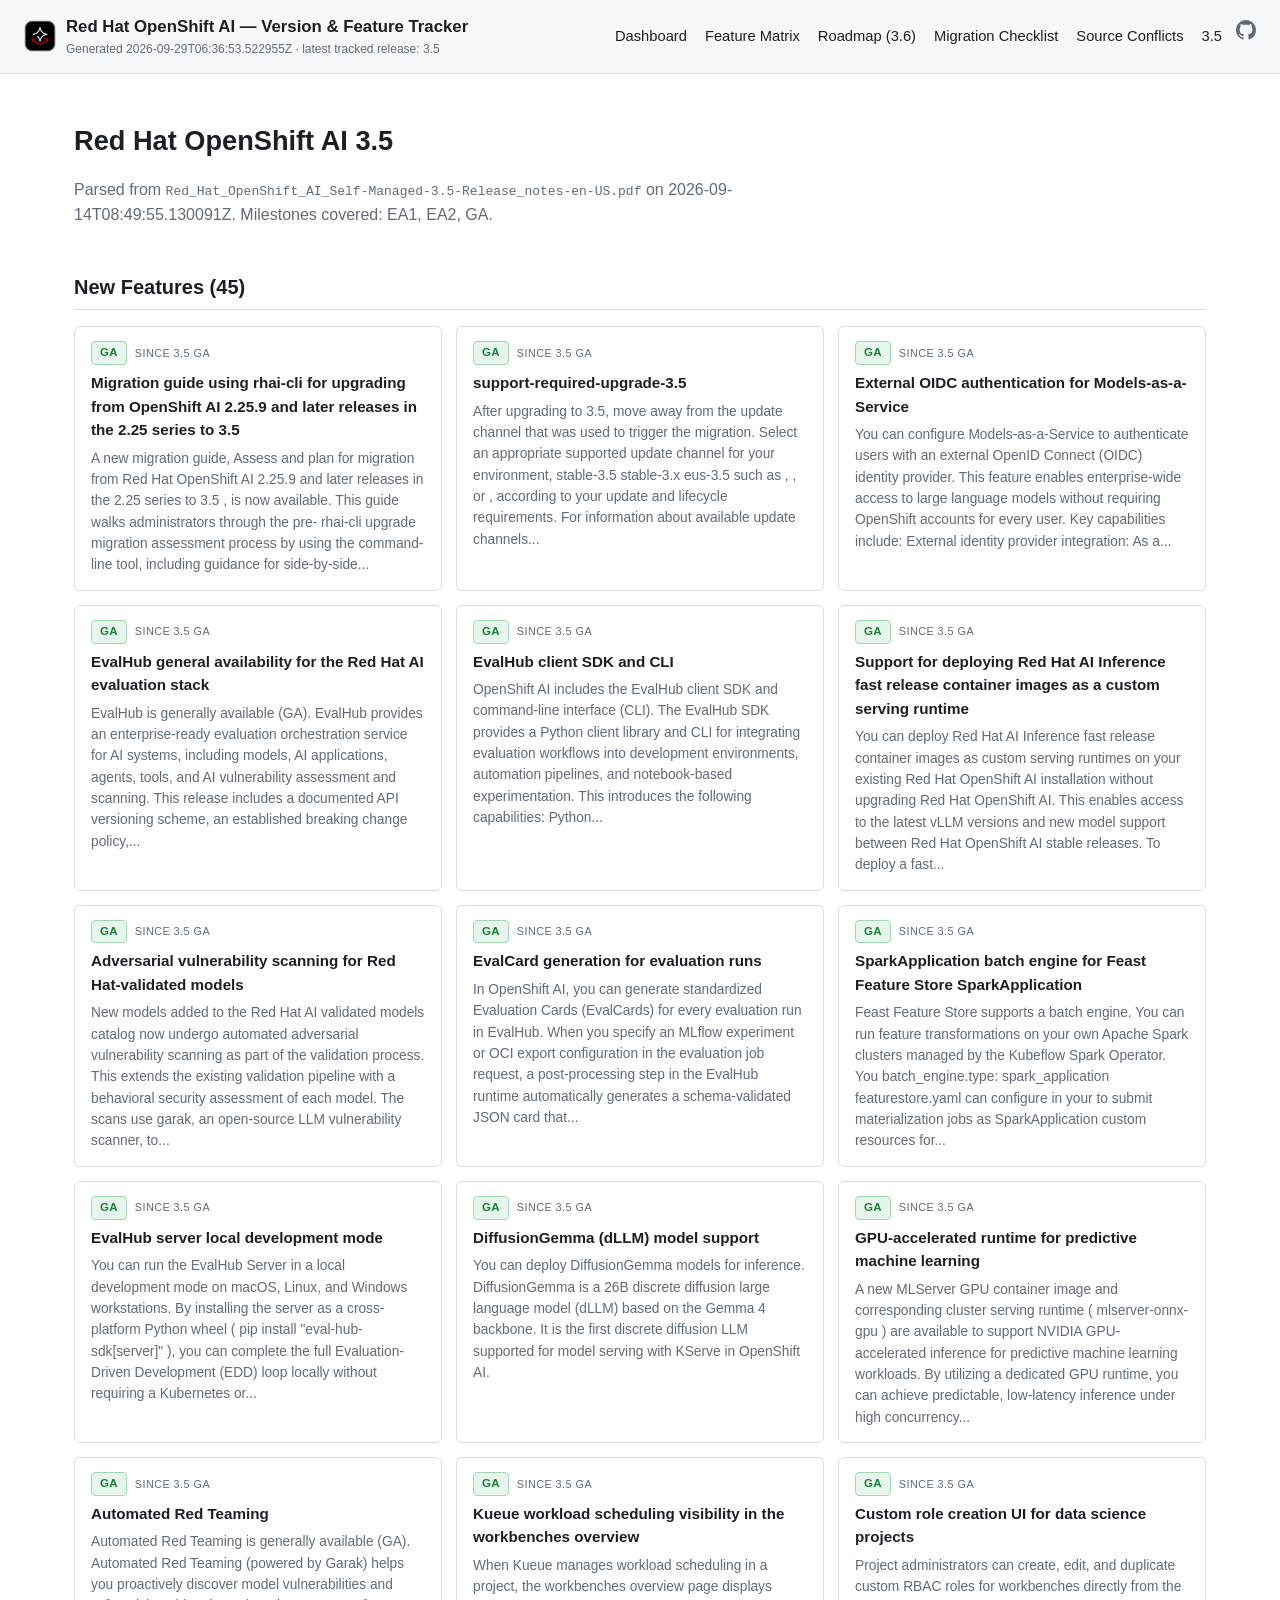
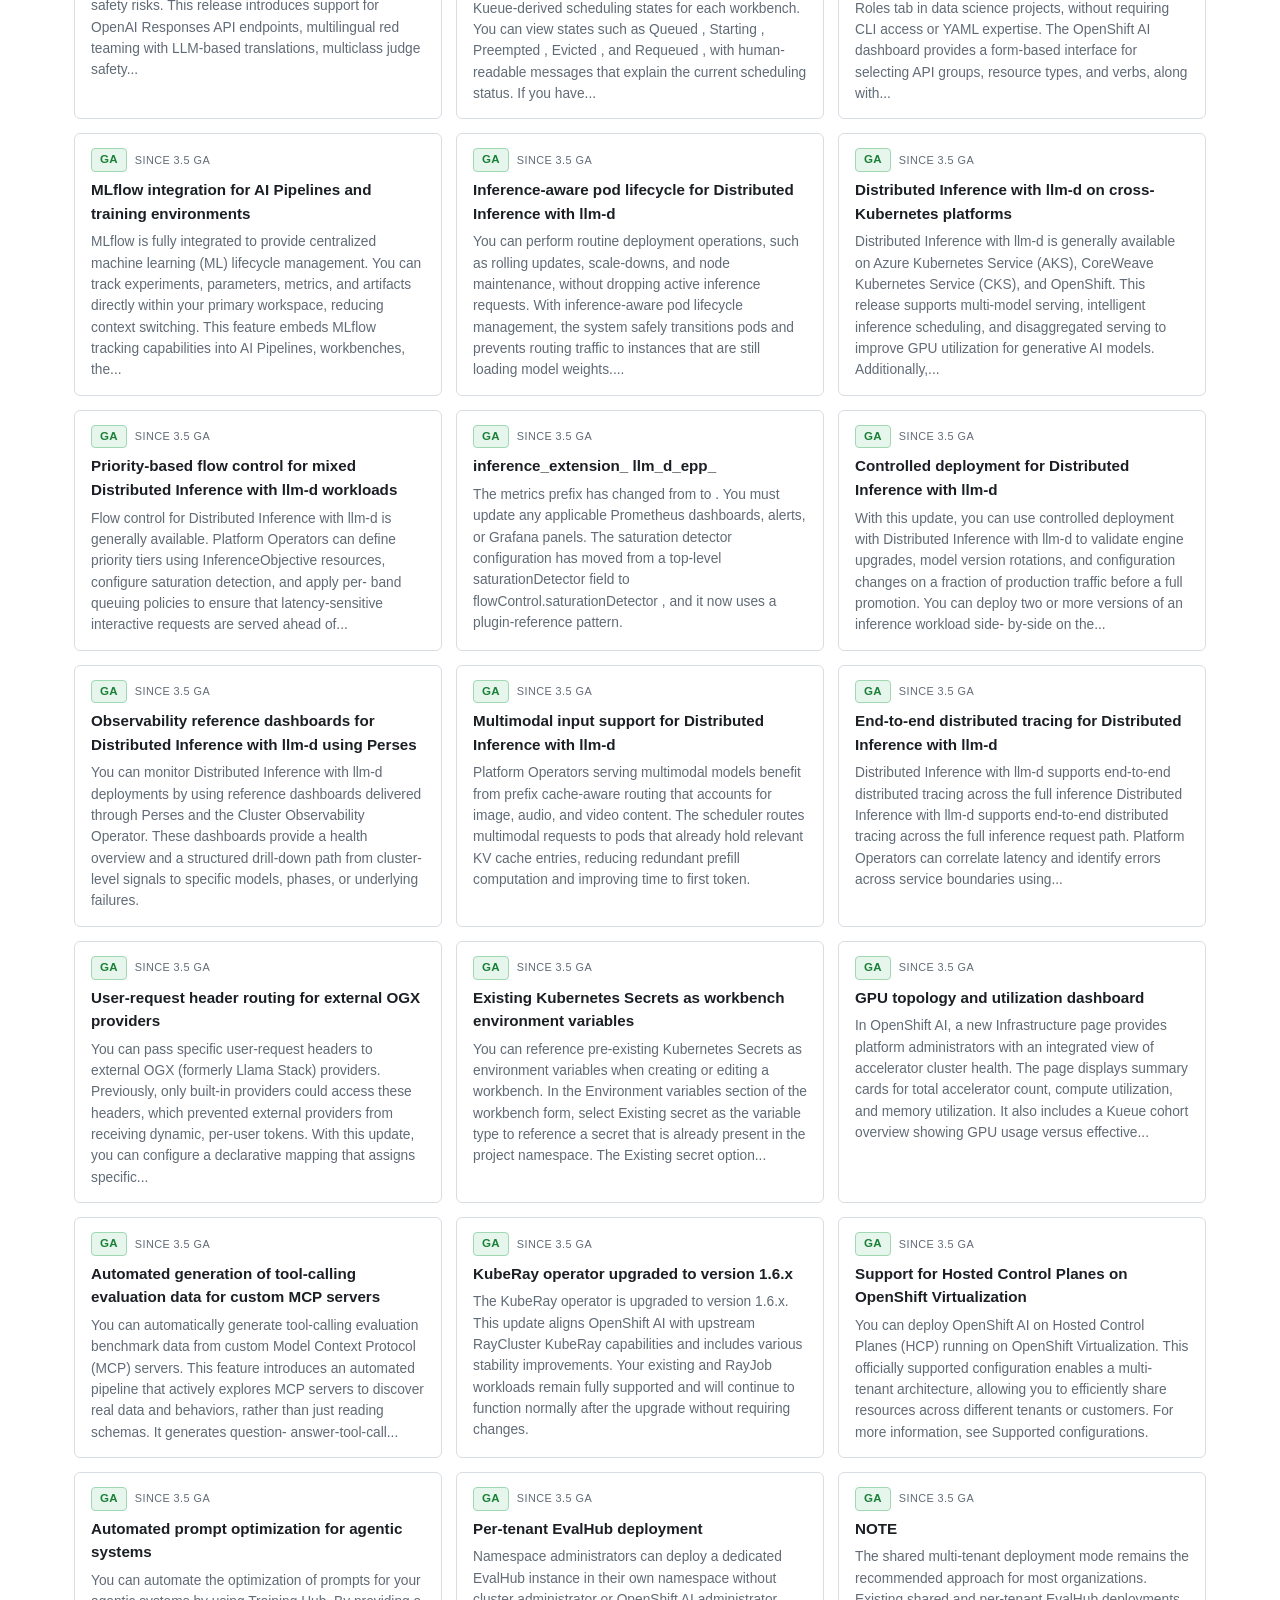
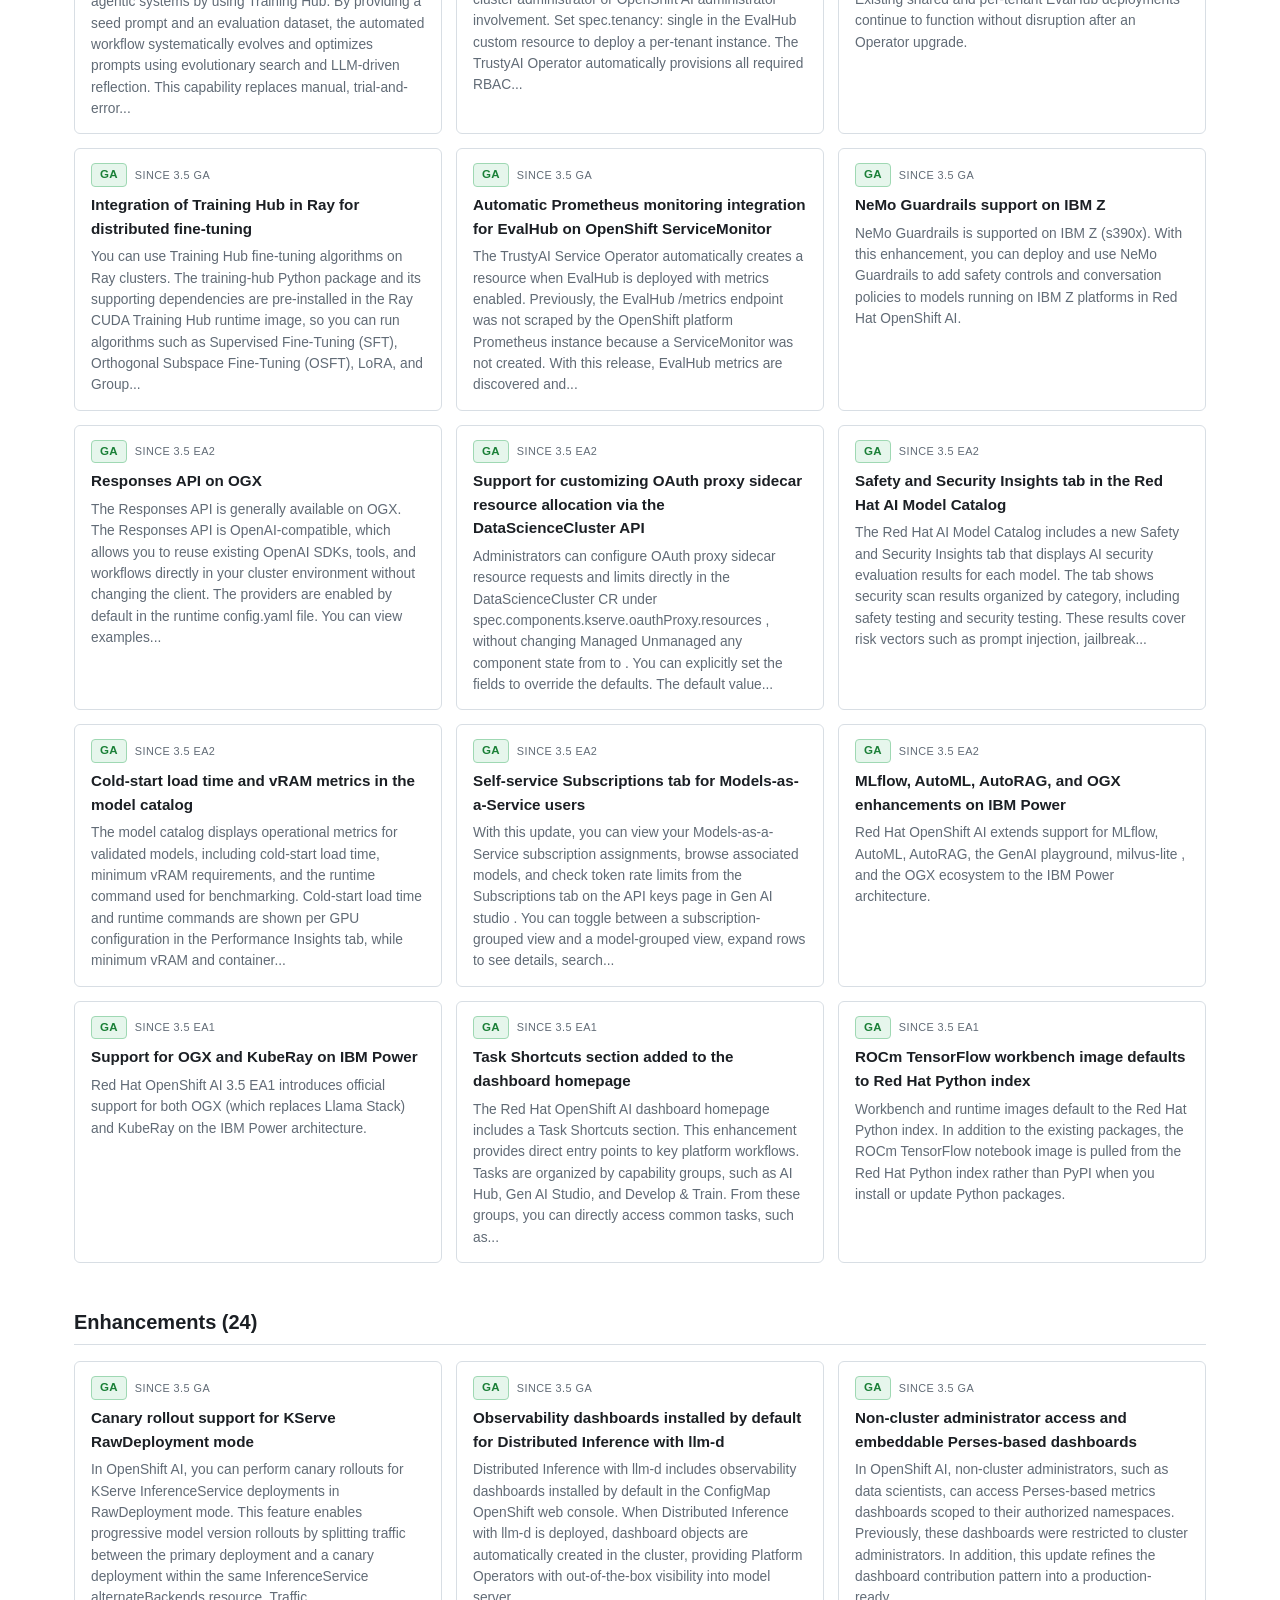
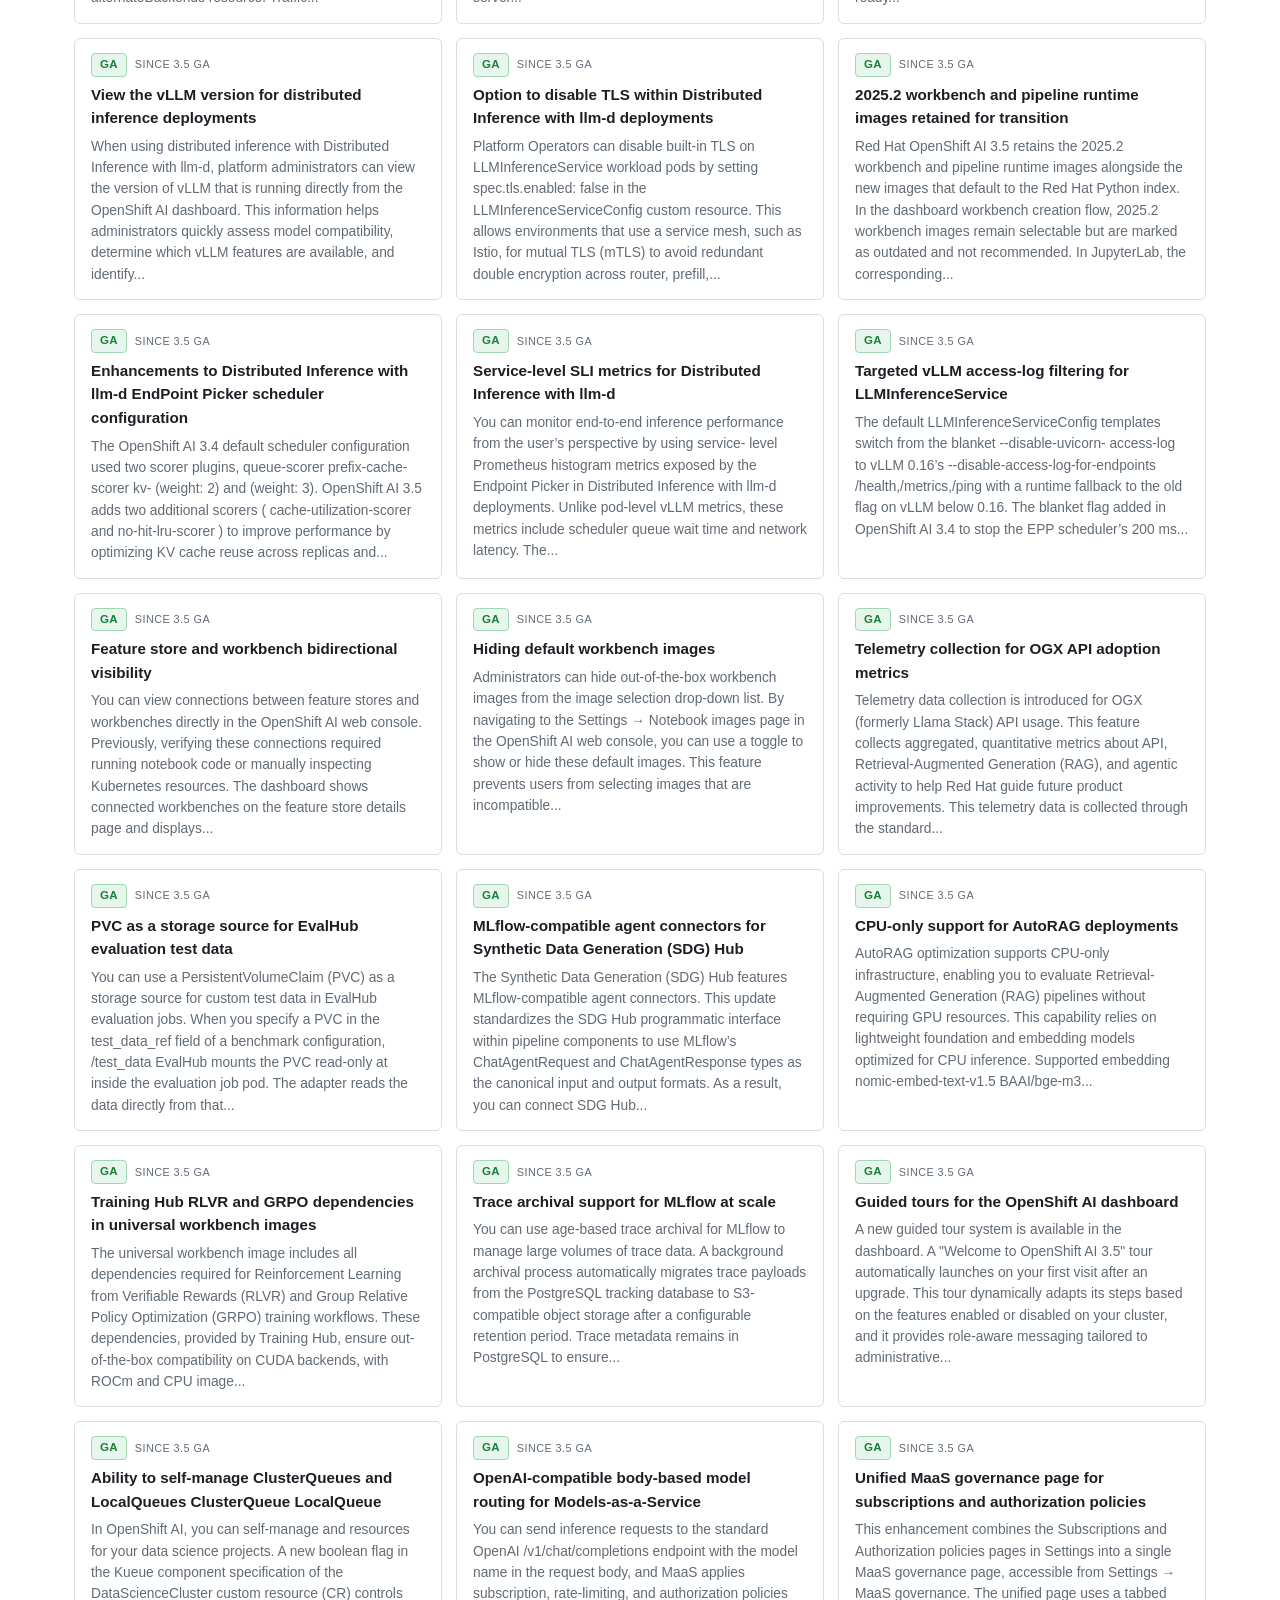
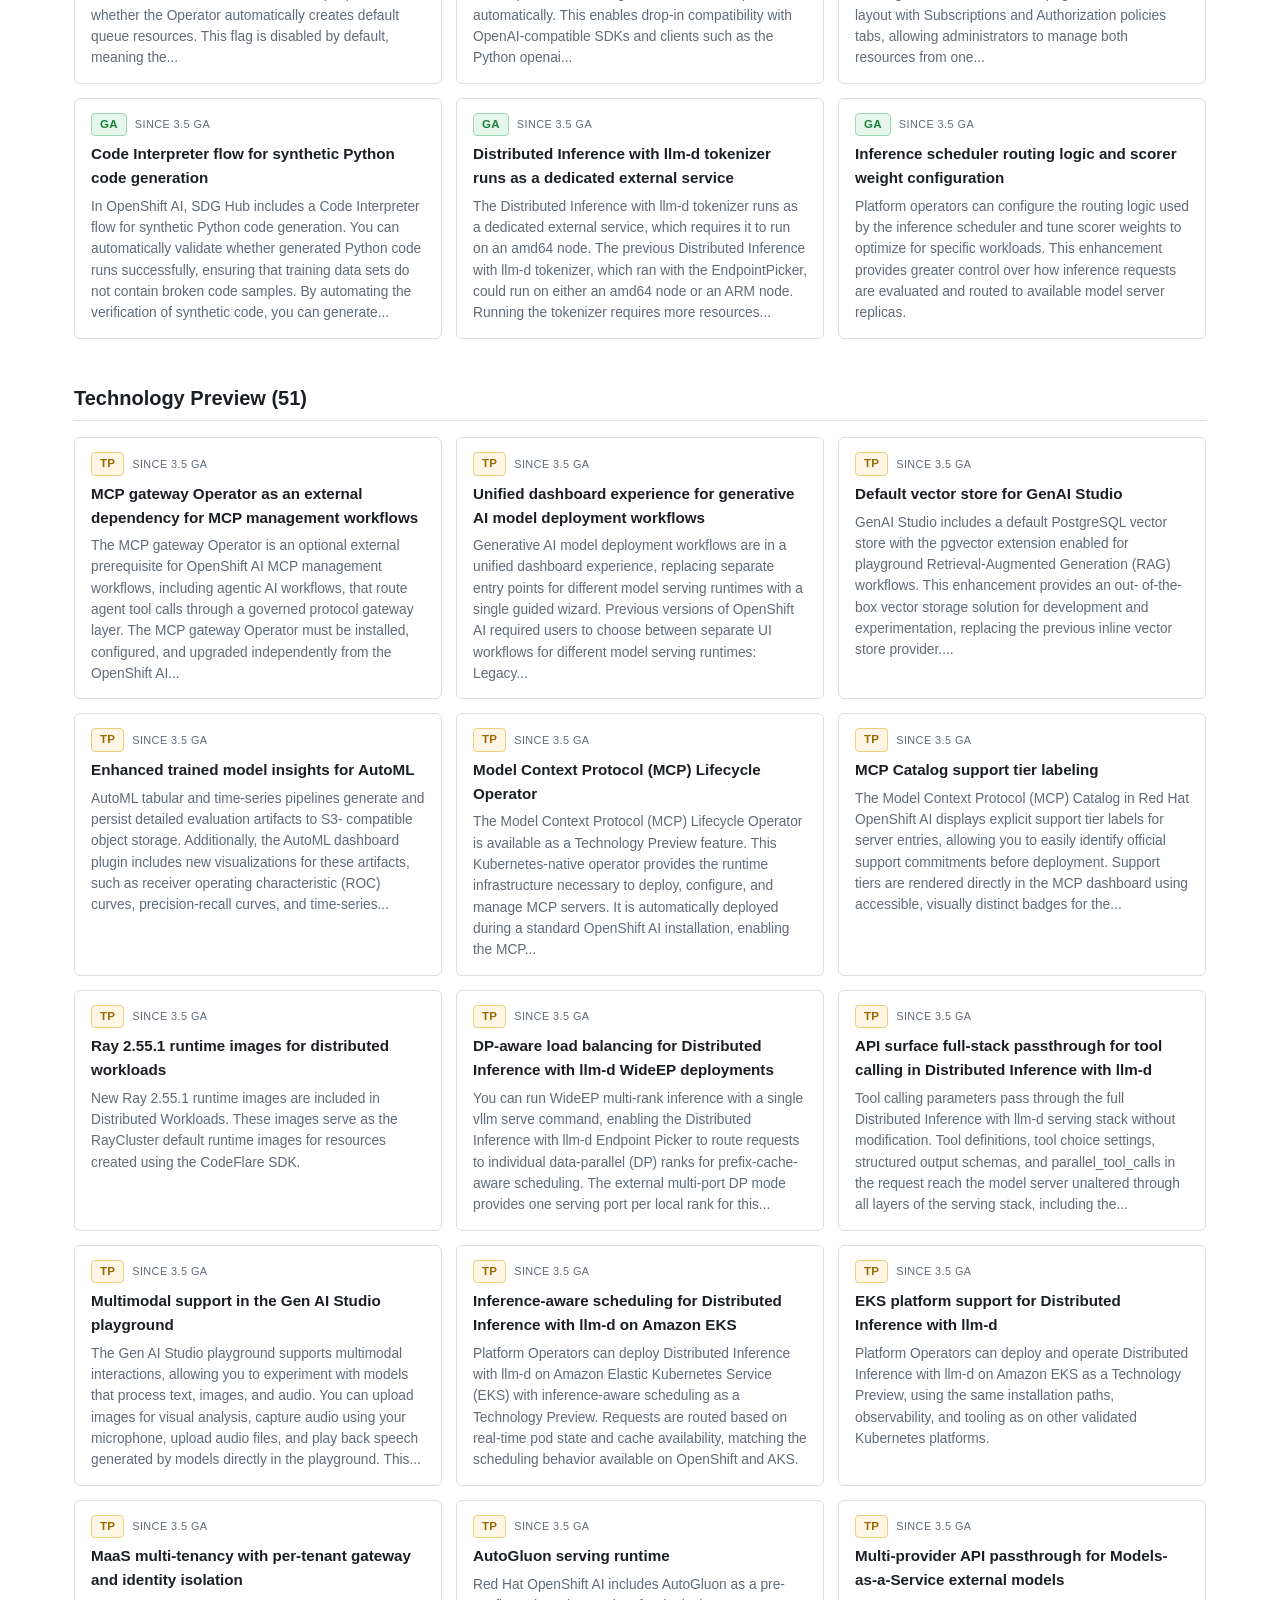
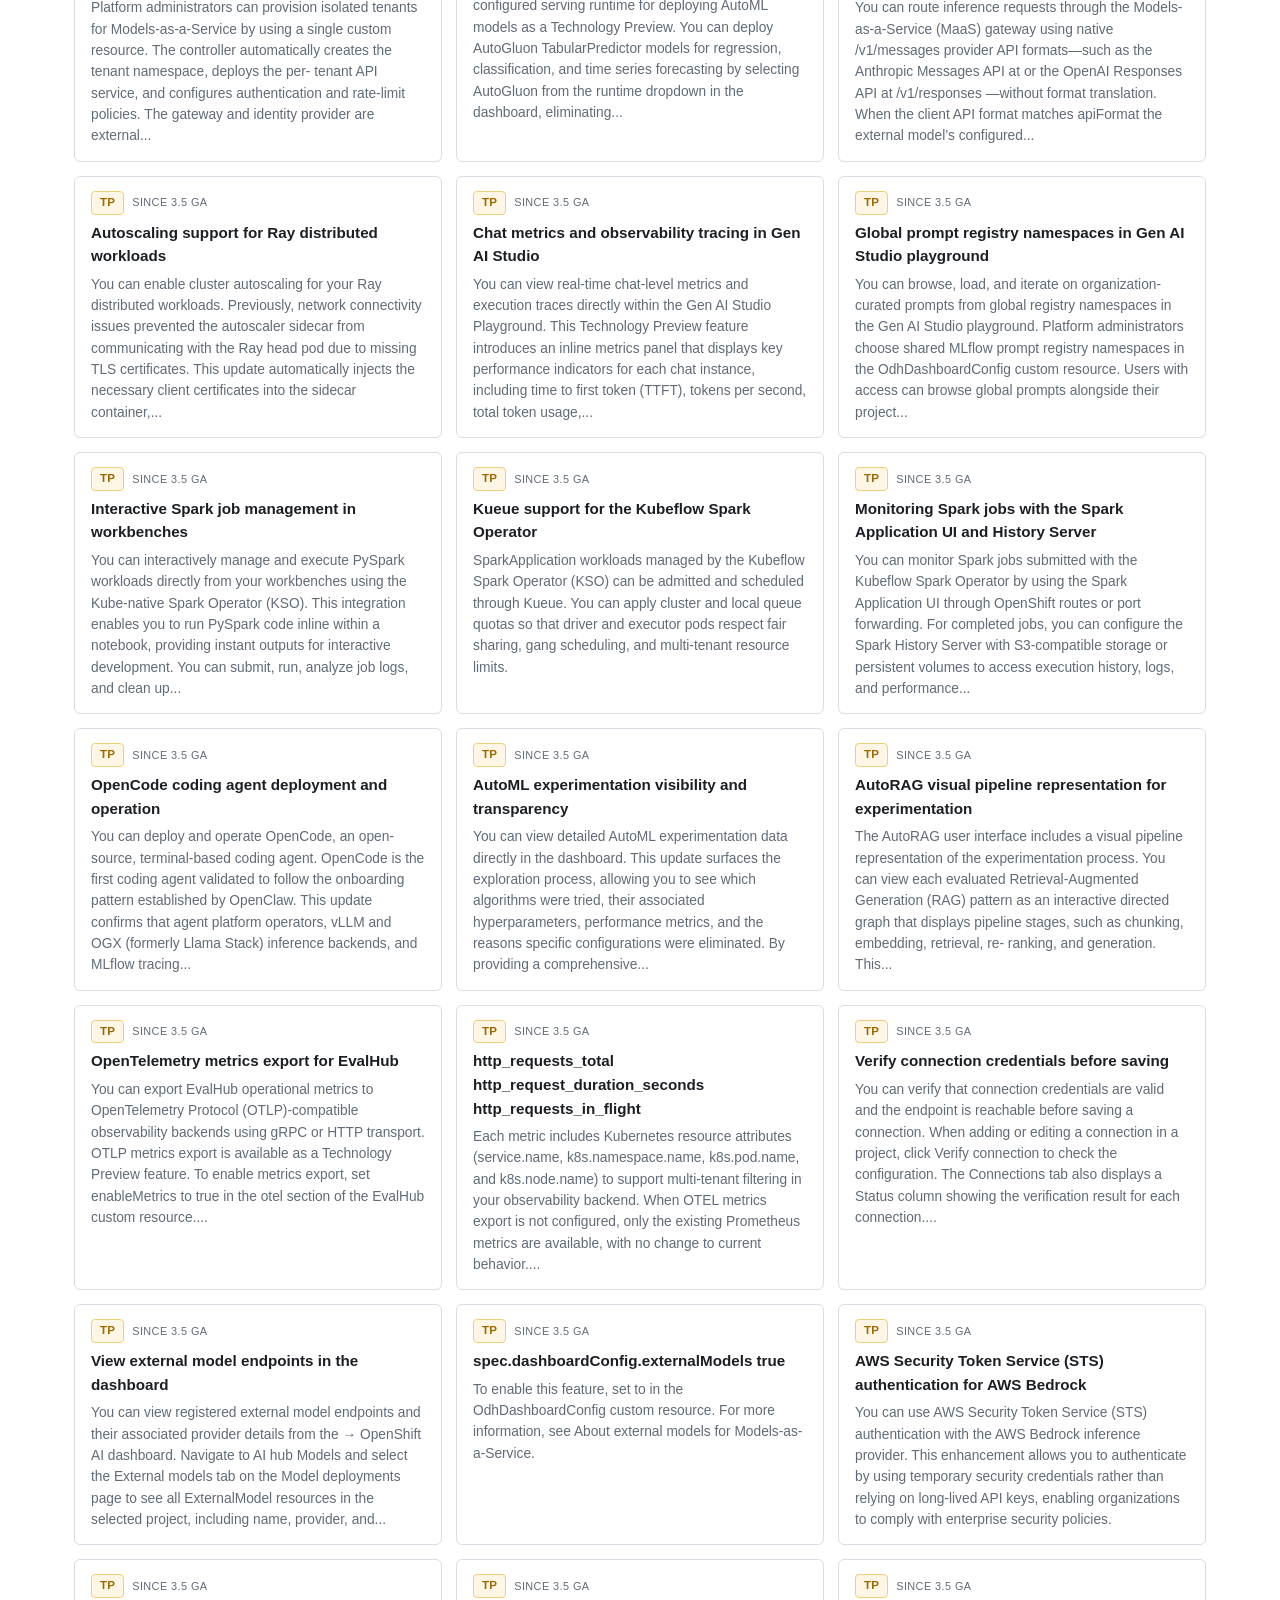
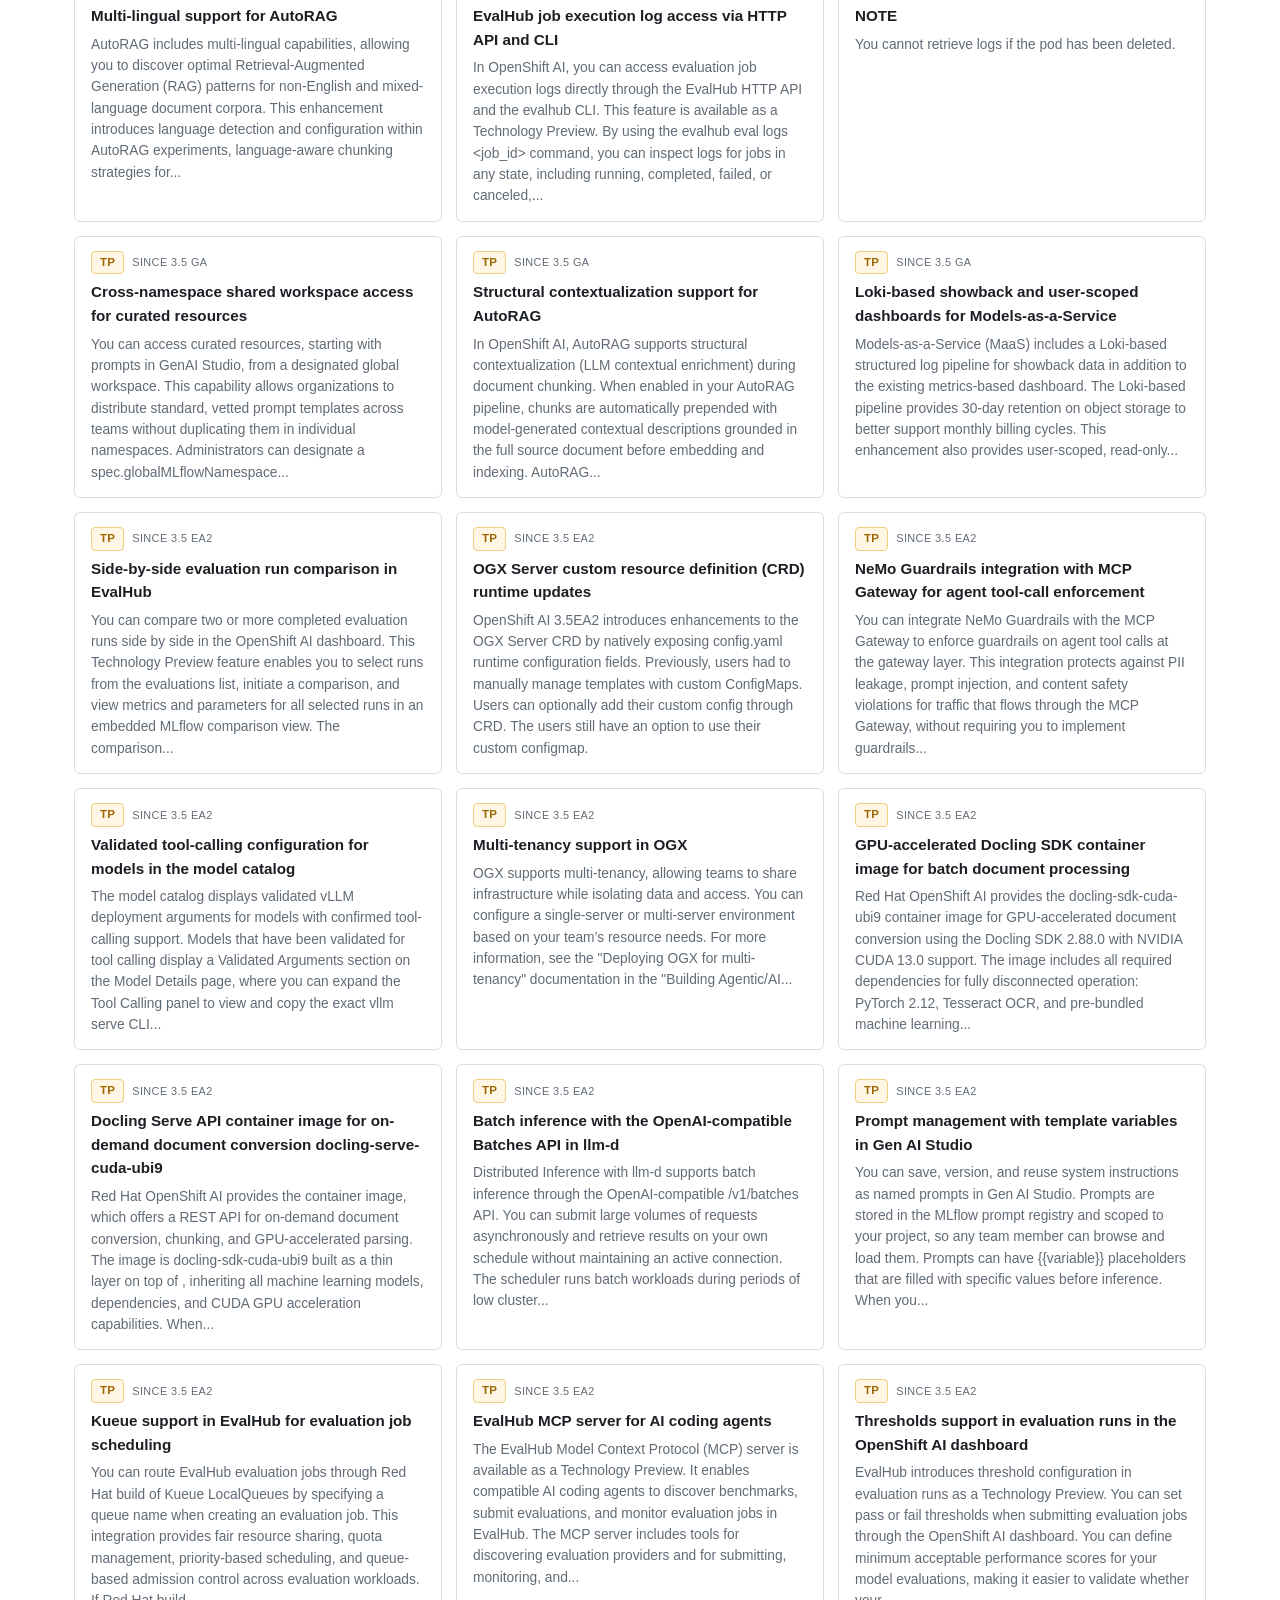
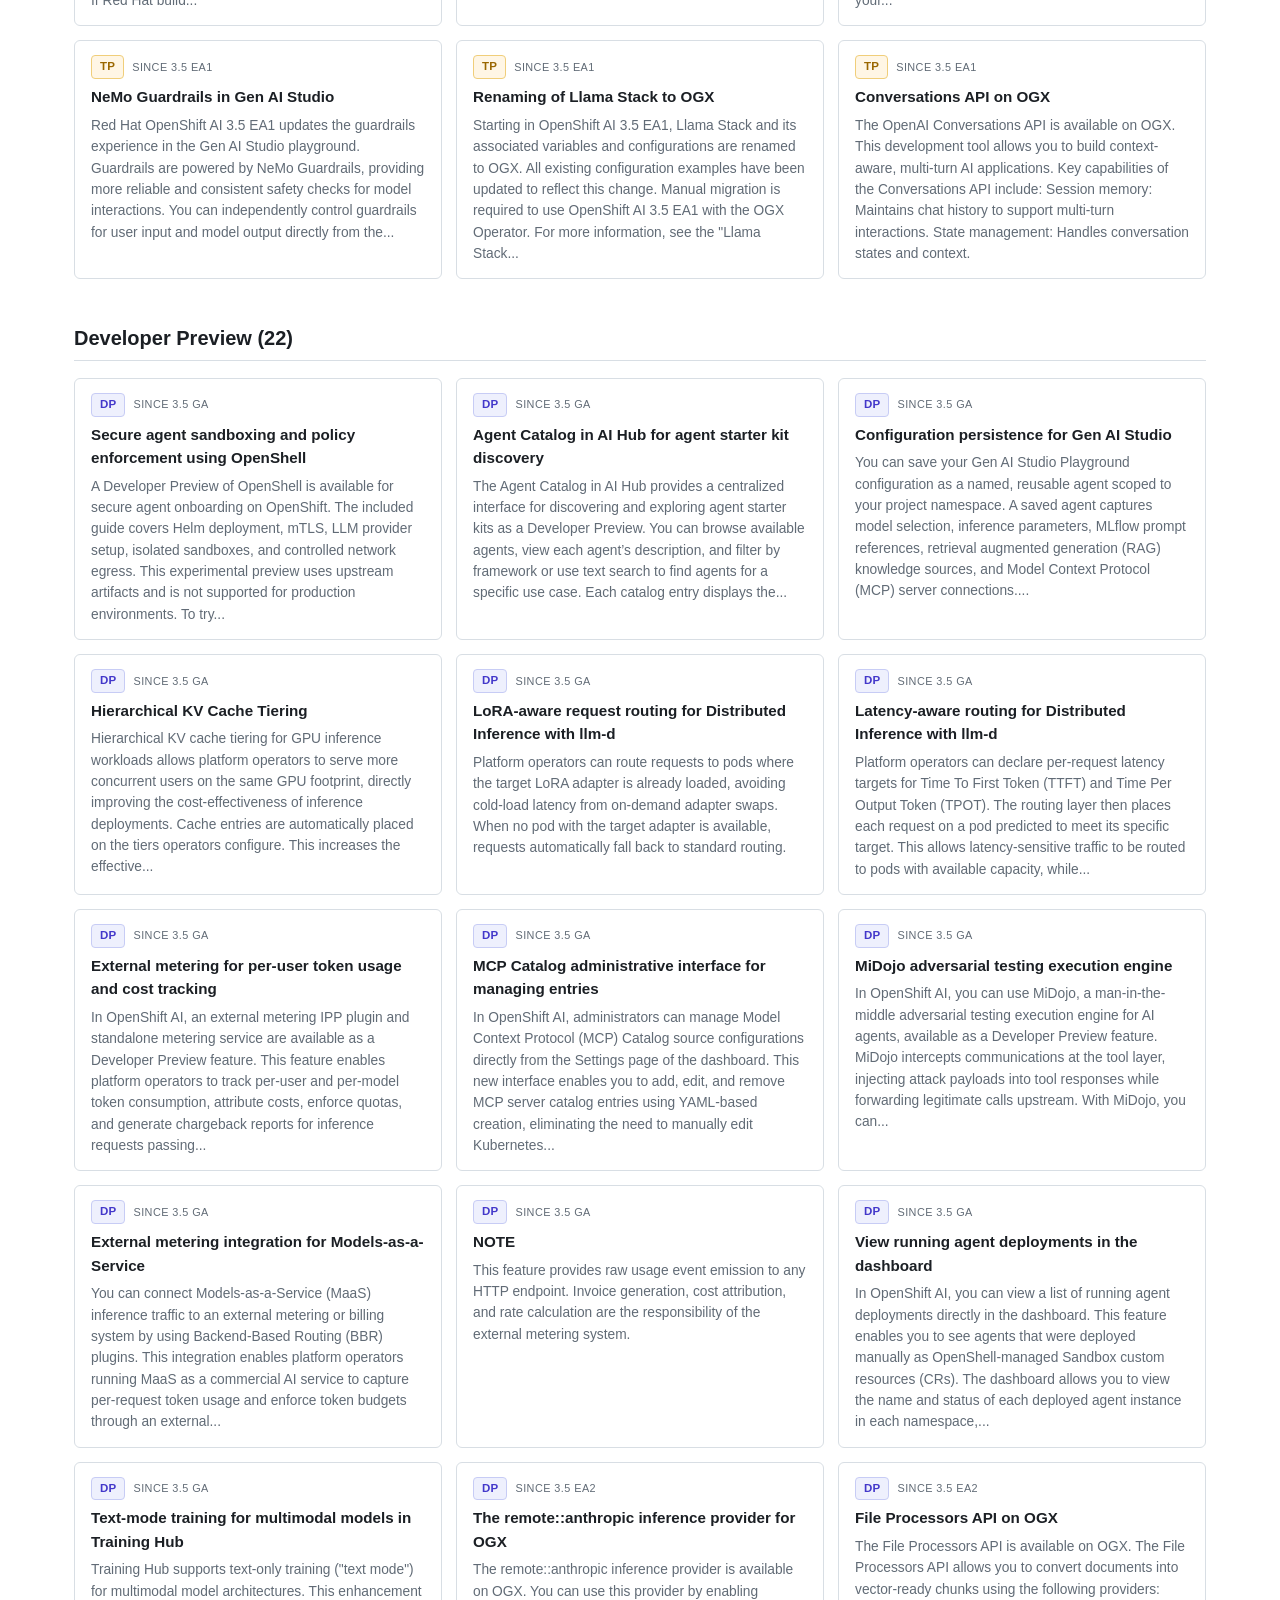
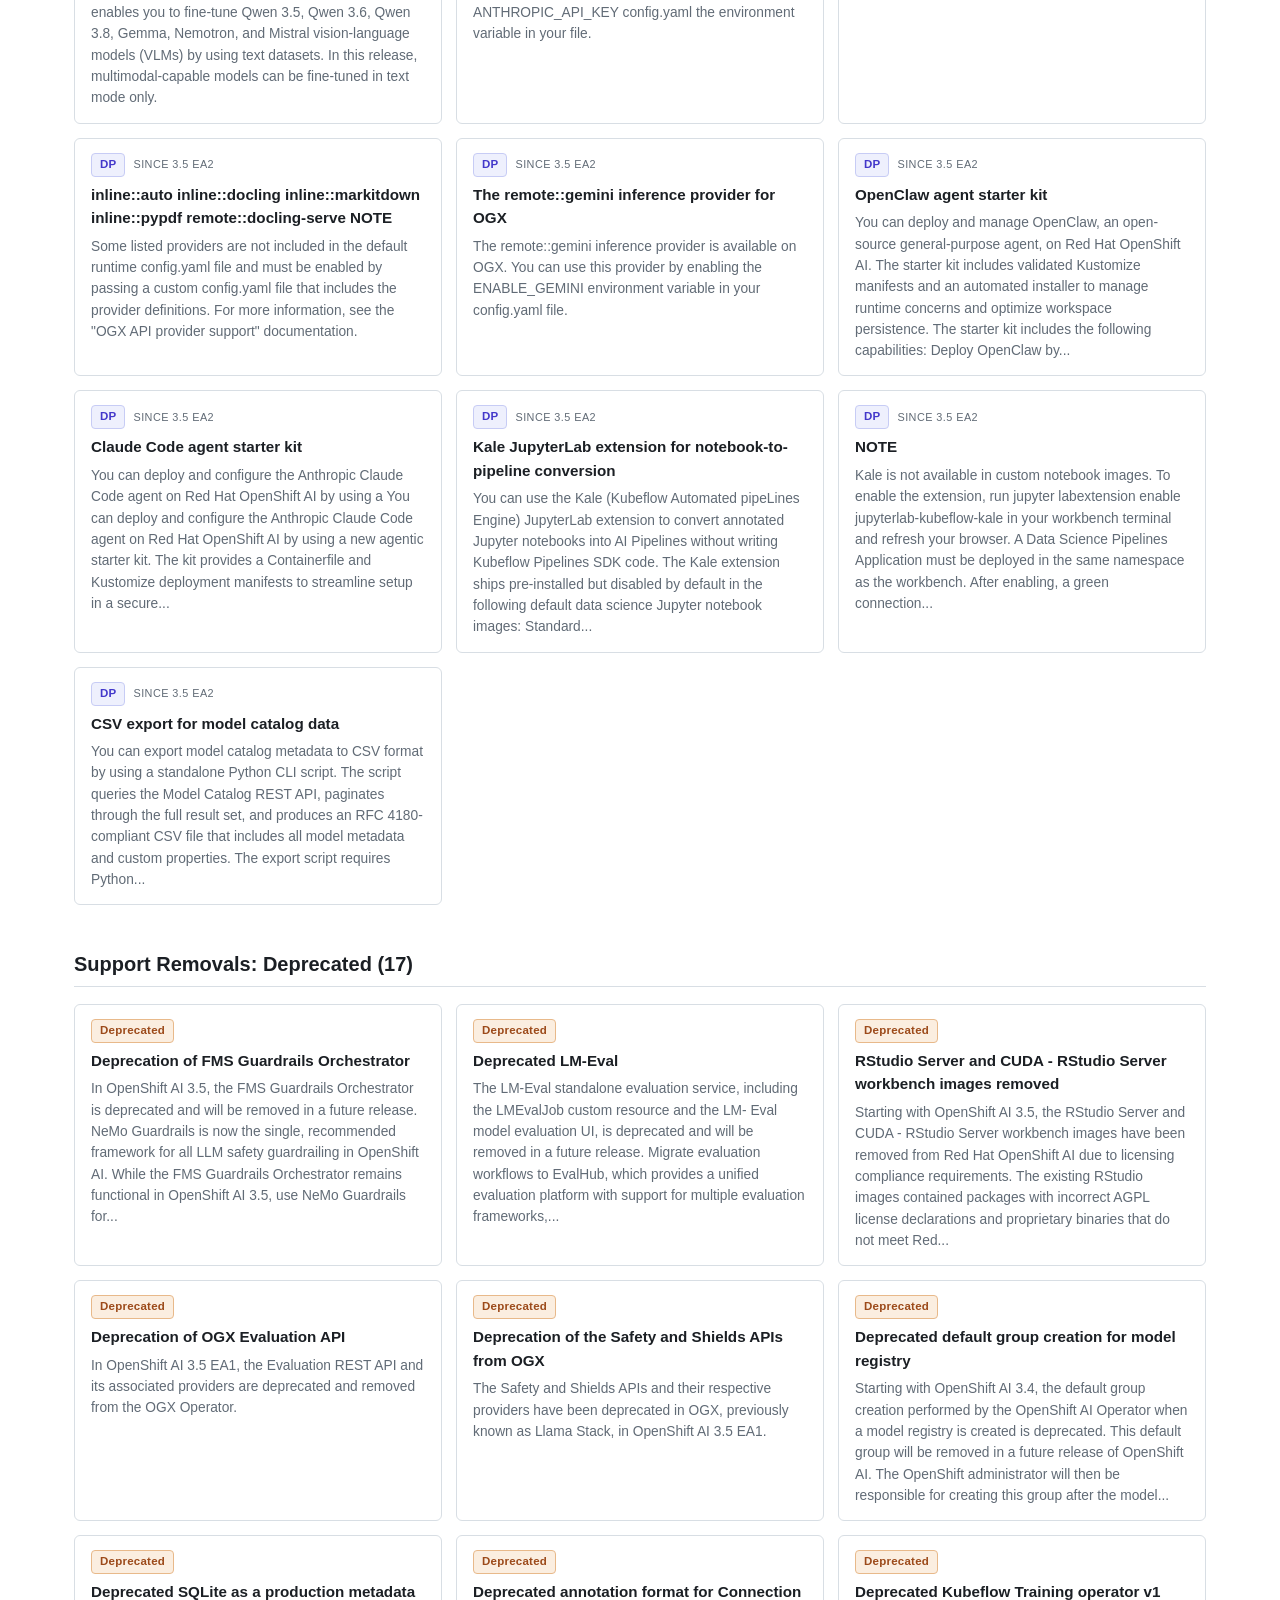
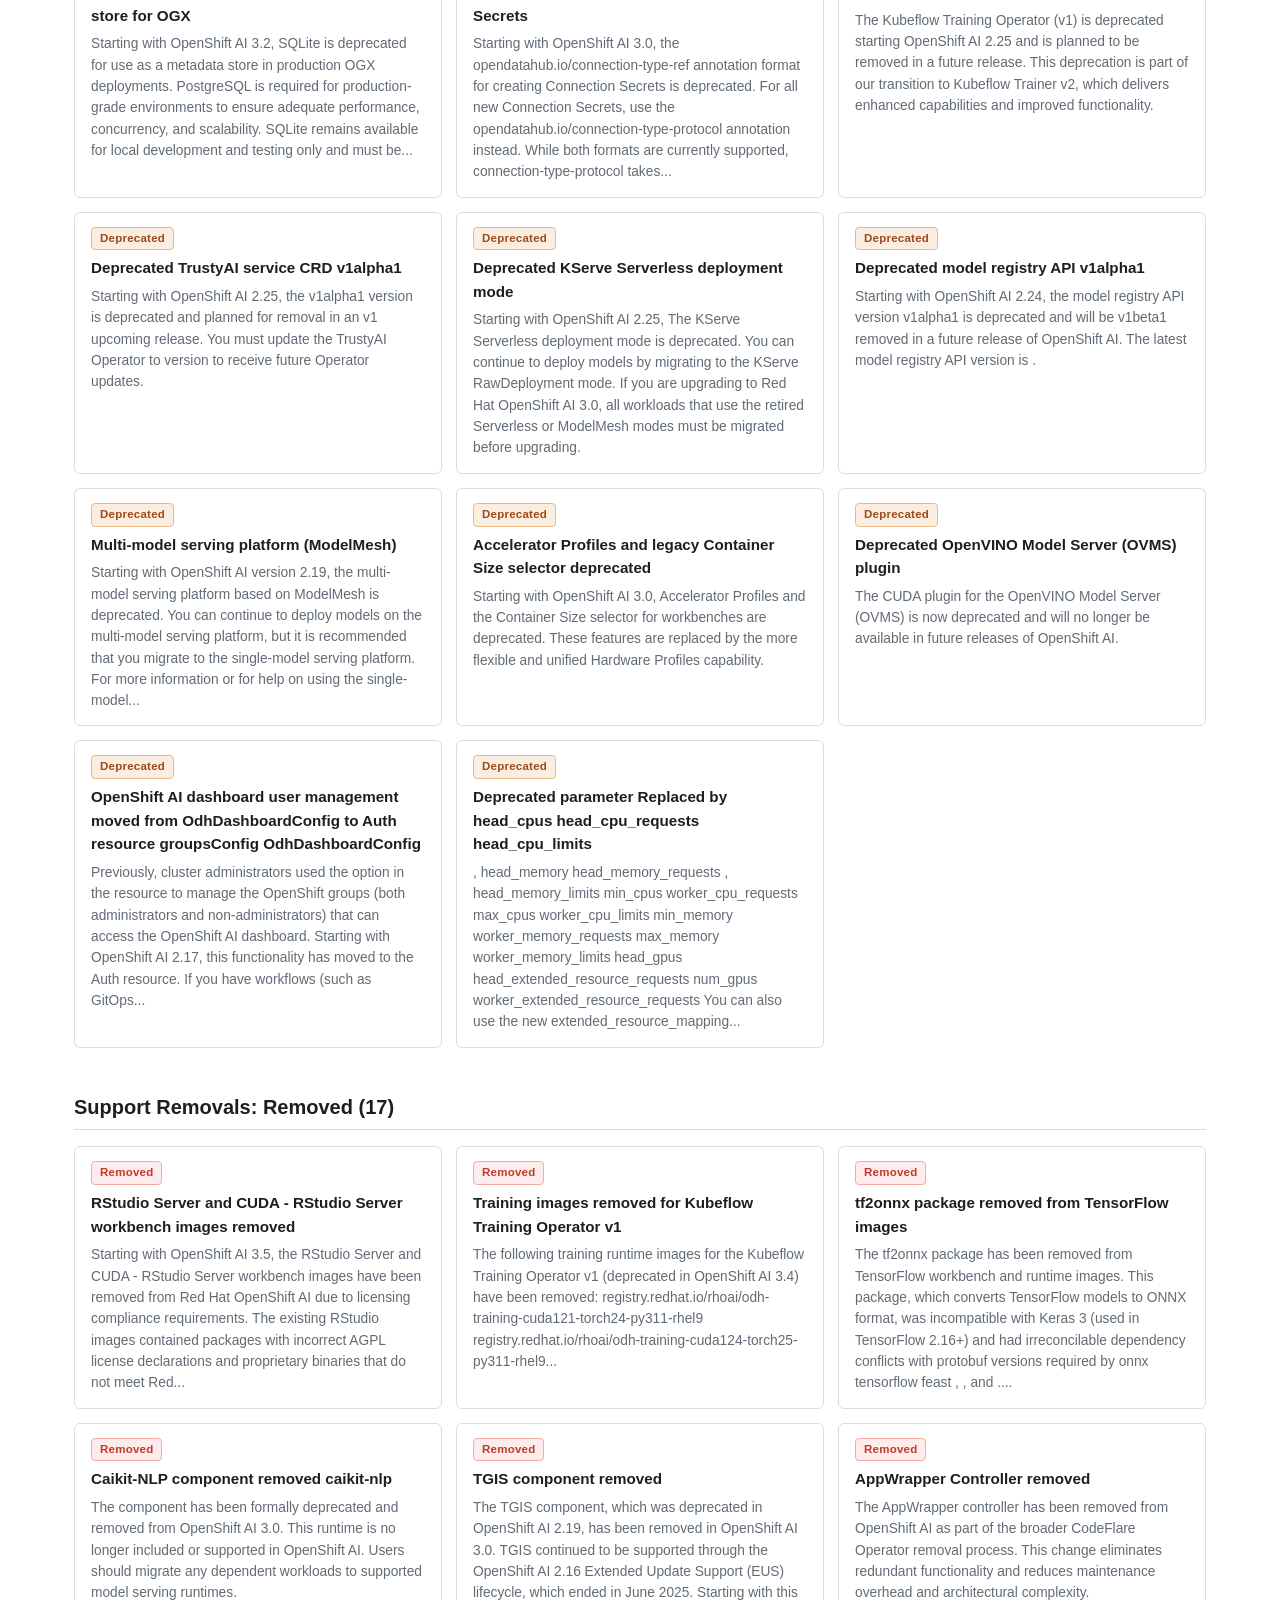
<file: docs/versions/3.5.html>
<!DOCTYPE html>
<html lang="en">
<head>
<meta charset="utf-8">
<meta name="viewport" content="width=device-width, initial-scale=1">
<title>3.5 — RHOAI Version Tracker</title>
<link rel="icon" type="image/png" href="../assets/favicon.png">
<link rel="stylesheet" href="../assets/style.css">
</head>
<body>
<header class="site-header">
  <a class="brand" href="../index.html">
    <img class="brand-icon" src="../assets/favicon.png" alt="" width="32" height="32">
    <span class="brand-text">
      Red Hat OpenShift AI &mdash; Version &amp; Feature Tracker
      <small>Generated 2026-09-29T06:36:53.522955Z &middot; latest tracked release: 3.5</small>
    </span>
  </a>
  <nav class="site-nav">
    <a href="../index.html">Dashboard</a>
    <a href="../matrix.html">Feature Matrix</a>
    <a href="../roadmap.html">Roadmap (3.6)</a>
    <a href="../migration.html">Migration Checklist</a>
    <a href="../conflicts.html">Source Conflicts</a>
<a href="../versions/3.5.html">3.5</a>  </nav>
  <a class="github-link" href="https://github.com/micytao/rhoai-version-tracker" target="_blank" rel="noopener" aria-label="View source on GitHub" title="View source on GitHub">
    <svg viewBox="0 0 16 16" width="20" height="20" fill="currentColor" aria-hidden="true">
      <path d="M8 0C3.58 0 0 3.58 0 8c0 3.54 2.29 6.53 5.47 7.59.4.07.55-.17.55-.38 0-.19-.01-.82-.01-1.49-2.01.37-2.53-.49-2.69-.94-.09-.23-.48-.94-.82-1.13-.28-.15-.68-.52-.01-.53.63-.01 1.08.58 1.23.82.72 1.21 1.87.87 2.33.66.07-.52.28-.87.51-1.07-1.78-.2-3.64-.89-3.64-3.95 0-.87.31-1.59.82-2.15-.08-.2-.36-1.02.08-2.12 0 0 .67-.21 2.2.82.64-.18 1.32-.27 2-.27.68 0 1.36.09 2 .27 1.53-1.04 2.2-.82 2.2-.82.44 1.1.16 1.92.08 2.12.51.56.82 1.27.82 2.15 0 3.07-1.87 3.75-3.65 3.95.29.25.54.73.54 1.48 0 1.07-.01 1.93-.01 2.2 0 .21.15.46.55.38A8.013 8.013 0 0016 8c0-4.42-3.58-8-8-8z"></path>
    </svg>
  </a>
</header>
<main>
<h1>Red Hat OpenShift AI 3.5</h1>
<p class="lede">
  Parsed from <code>Red_Hat_OpenShift_AI_Self-Managed-3.5-Release_notes-en-US.pdf</code> on 2026-09-14T08:49:55.130091Z.
  Milestones covered: EA1, EA2, GA.
</p>


<h2>New Features (45)</h2>
<div class="card-grid">
  <div class="item-card">
    <div class="badges-row">
      <span class="badge status-ga">GA</span>
<span class="tag" title="Appeared in the 3.5 GA release-notes milestone (not a maturity status)">since 3.5 GA</span>    </div>
    <h4>Migration guide using rhai-cli for upgrading from OpenShift AI 2.25.9 and later releases in the 2.25 series to 3.5</h4>
    <p>A new migration guide, Assess and plan for migration from Red Hat OpenShift AI 2.25.9 and later releases in the 2.25 series to 3.5 , is now available. This guide walks administrators through the pre- rhai-cli upgrade migration assessment process by using the command-line tool, including guidance for side-by-side...</p>
  </div>
  <div class="item-card">
    <div class="badges-row">
      <span class="badge status-ga">GA</span>
<span class="tag" title="Appeared in the 3.5 GA release-notes milestone (not a maturity status)">since 3.5 GA</span>    </div>
    <h4>support-required-upgrade-3.5</h4>
    <p>After upgrading to 3.5, move away from the update channel that was used to trigger the migration. Select an appropriate supported update channel for your environment, stable-3.5 stable-3.x eus-3.5 such as , , or , according to your update and lifecycle requirements. For information about available update channels...</p>
  </div>
  <div class="item-card">
    <div class="badges-row">
      <span class="badge status-ga">GA</span>
<span class="tag" title="Appeared in the 3.5 GA release-notes milestone (not a maturity status)">since 3.5 GA</span>    </div>
    <h4>External OIDC authentication for Models-as-a-Service</h4>
    <p>You can configure Models-as-a-Service to authenticate users with an external OpenID Connect (OIDC) identity provider. This feature enables enterprise-wide access to large language models without requiring OpenShift accounts for every user. Key capabilities include: External identity provider integration: As a...</p>
  </div>
  <div class="item-card">
    <div class="badges-row">
      <span class="badge status-ga">GA</span>
<span class="tag" title="Appeared in the 3.5 GA release-notes milestone (not a maturity status)">since 3.5 GA</span>    </div>
    <h4>EvalHub general availability for the Red Hat AI evaluation stack</h4>
    <p>EvalHub is generally available (GA). EvalHub provides an enterprise-ready evaluation orchestration service for AI systems, including models, AI applications, agents, tools, and AI vulnerability assessment and scanning. This release includes a documented API versioning scheme, an established breaking change policy,...</p>
  </div>
  <div class="item-card">
    <div class="badges-row">
      <span class="badge status-ga">GA</span>
<span class="tag" title="Appeared in the 3.5 GA release-notes milestone (not a maturity status)">since 3.5 GA</span>    </div>
    <h4>EvalHub client SDK and CLI</h4>
    <p>OpenShift AI includes the EvalHub client SDK and command-line interface (CLI). The EvalHub SDK provides a Python client library and CLI for integrating evaluation workflows into development environments, automation pipelines, and notebook-based experimentation. This introduces the following capabilities: Python...</p>
  </div>
  <div class="item-card">
    <div class="badges-row">
      <span class="badge status-ga">GA</span>
<span class="tag" title="Appeared in the 3.5 GA release-notes milestone (not a maturity status)">since 3.5 GA</span>    </div>
    <h4>Support for deploying Red Hat AI Inference fast release container images as a custom serving runtime</h4>
    <p>You can deploy Red Hat AI Inference fast release container images as custom serving runtimes on your existing Red Hat OpenShift AI installation without upgrading Red Hat OpenShift AI. This enables access to the latest vLLM versions and new model support between Red Hat OpenShift AI stable releases. To deploy a fast...</p>
  </div>
  <div class="item-card">
    <div class="badges-row">
      <span class="badge status-ga">GA</span>
<span class="tag" title="Appeared in the 3.5 GA release-notes milestone (not a maturity status)">since 3.5 GA</span>    </div>
    <h4>Adversarial vulnerability scanning for Red Hat-validated models</h4>
    <p>New models added to the Red Hat AI validated models catalog now undergo automated adversarial vulnerability scanning as part of the validation process. This extends the existing validation pipeline with a behavioral security assessment of each model. The scans use garak, an open-source LLM vulnerability scanner, to...</p>
  </div>
  <div class="item-card">
    <div class="badges-row">
      <span class="badge status-ga">GA</span>
<span class="tag" title="Appeared in the 3.5 GA release-notes milestone (not a maturity status)">since 3.5 GA</span>    </div>
    <h4>EvalCard generation for evaluation runs</h4>
    <p>In OpenShift AI, you can generate standardized Evaluation Cards (EvalCards) for every evaluation run in EvalHub. When you specify an MLflow experiment or OCI export configuration in the evaluation job request, a post-processing step in the EvalHub runtime automatically generates a schema-validated JSON card that...</p>
  </div>
  <div class="item-card">
    <div class="badges-row">
      <span class="badge status-ga">GA</span>
<span class="tag" title="Appeared in the 3.5 GA release-notes milestone (not a maturity status)">since 3.5 GA</span>    </div>
    <h4>SparkApplication batch engine for Feast Feature Store SparkApplication</h4>
    <p>Feast Feature Store supports a batch engine. You can run feature transformations on your own Apache Spark clusters managed by the Kubeflow Spark Operator. You batch_engine.type: spark_application featurestore.yaml can configure in your to submit materialization jobs as SparkApplication custom resources for...</p>
  </div>
  <div class="item-card">
    <div class="badges-row">
      <span class="badge status-ga">GA</span>
<span class="tag" title="Appeared in the 3.5 GA release-notes milestone (not a maturity status)">since 3.5 GA</span>    </div>
    <h4>EvalHub server local development mode</h4>
    <p>You can run the EvalHub Server in a local development mode on macOS, Linux, and Windows workstations. By installing the server as a cross-platform Python wheel ( pip install &#34;eval-hub- sdk[server]&#34; ), you can complete the full Evaluation-Driven Development (EDD) loop locally without requiring a Kubernetes or...</p>
  </div>
  <div class="item-card">
    <div class="badges-row">
      <span class="badge status-ga">GA</span>
<span class="tag" title="Appeared in the 3.5 GA release-notes milestone (not a maturity status)">since 3.5 GA</span>    </div>
    <h4>DiffusionGemma (dLLM) model support</h4>
    <p>You can deploy DiffusionGemma models for inference. DiffusionGemma is a 26B discrete diffusion large language model (dLLM) based on the Gemma 4 backbone. It is the first discrete diffusion LLM supported for model serving with KServe in OpenShift AI.</p>
  </div>
  <div class="item-card">
    <div class="badges-row">
      <span class="badge status-ga">GA</span>
<span class="tag" title="Appeared in the 3.5 GA release-notes milestone (not a maturity status)">since 3.5 GA</span>    </div>
    <h4>GPU-accelerated runtime for predictive machine learning</h4>
    <p>A new MLServer GPU container image and corresponding cluster serving runtime ( mlserver-onnx- gpu ) are available to support NVIDIA GPU-accelerated inference for predictive machine learning workloads. By utilizing a dedicated GPU runtime, you can achieve predictable, low-latency inference under high concurrency...</p>
  </div>
  <div class="item-card">
    <div class="badges-row">
      <span class="badge status-ga">GA</span>
<span class="tag" title="Appeared in the 3.5 GA release-notes milestone (not a maturity status)">since 3.5 GA</span>    </div>
    <h4>Automated Red Teaming</h4>
    <p>Automated Red Teaming is generally available (GA). Automated Red Teaming (powered by Garak) helps you proactively discover model vulnerabilities and safety risks. This release introduces support for OpenAI Responses API endpoints, multilingual red teaming with LLM-based translations, multiclass judge safety...</p>
  </div>
  <div class="item-card">
    <div class="badges-row">
      <span class="badge status-ga">GA</span>
<span class="tag" title="Appeared in the 3.5 GA release-notes milestone (not a maturity status)">since 3.5 GA</span>    </div>
    <h4>Kueue workload scheduling visibility in the workbenches overview</h4>
    <p>When Kueue manages workload scheduling in a project, the workbenches overview page displays Kueue-derived scheduling states for each workbench. You can view states such as Queued , Starting , Preempted , Evicted , and Requeued , with human-readable messages that explain the current scheduling status. If you have...</p>
  </div>
  <div class="item-card">
    <div class="badges-row">
      <span class="badge status-ga">GA</span>
<span class="tag" title="Appeared in the 3.5 GA release-notes milestone (not a maturity status)">since 3.5 GA</span>    </div>
    <h4>Custom role creation UI for data science projects</h4>
    <p>Project administrators can create, edit, and duplicate custom RBAC roles for workbenches directly from the Roles tab in data science projects, without requiring CLI access or YAML expertise. The OpenShift AI dashboard provides a form-based interface for selecting API groups, resource types, and verbs, along with...</p>
  </div>
  <div class="item-card">
    <div class="badges-row">
      <span class="badge status-ga">GA</span>
<span class="tag" title="Appeared in the 3.5 GA release-notes milestone (not a maturity status)">since 3.5 GA</span>    </div>
    <h4>MLflow integration for AI Pipelines and training environments</h4>
    <p>MLflow is fully integrated to provide centralized machine learning (ML) lifecycle management. You can track experiments, parameters, metrics, and artifacts directly within your primary workspace, reducing context switching. This feature embeds MLflow tracking capabilities into AI Pipelines, workbenches, the...</p>
  </div>
  <div class="item-card">
    <div class="badges-row">
      <span class="badge status-ga">GA</span>
<span class="tag" title="Appeared in the 3.5 GA release-notes milestone (not a maturity status)">since 3.5 GA</span>    </div>
    <h4>Inference-aware pod lifecycle for Distributed Inference with llm-d</h4>
    <p>You can perform routine deployment operations, such as rolling updates, scale-downs, and node maintenance, without dropping active inference requests. With inference-aware pod lifecycle management, the system safely transitions pods and prevents routing traffic to instances that are still loading model weights....</p>
  </div>
  <div class="item-card">
    <div class="badges-row">
      <span class="badge status-ga">GA</span>
<span class="tag" title="Appeared in the 3.5 GA release-notes milestone (not a maturity status)">since 3.5 GA</span>    </div>
    <h4>Distributed Inference with llm-d on cross-Kubernetes platforms</h4>
    <p>Distributed Inference with llm-d is generally available on Azure Kubernetes Service (AKS), CoreWeave Kubernetes Service (CKS), and OpenShift. This release supports multi-model serving, intelligent inference scheduling, and disaggregated serving to improve GPU utilization for generative AI models. Additionally,...</p>
  </div>
  <div class="item-card">
    <div class="badges-row">
      <span class="badge status-ga">GA</span>
<span class="tag" title="Appeared in the 3.5 GA release-notes milestone (not a maturity status)">since 3.5 GA</span>    </div>
    <h4>Priority-based flow control for mixed Distributed Inference with llm-d workloads</h4>
    <p>Flow control for Distributed Inference with llm-d is generally available. Platform Operators can define priority tiers using InferenceObjective resources, configure saturation detection, and apply per- band queuing policies to ensure that latency-sensitive interactive requests are served ahead of...</p>
  </div>
  <div class="item-card">
    <div class="badges-row">
      <span class="badge status-ga">GA</span>
<span class="tag" title="Appeared in the 3.5 GA release-notes milestone (not a maturity status)">since 3.5 GA</span>    </div>
    <h4>inference_extension_ llm_d_epp_</h4>
    <p>The metrics prefix has changed from to . You must update any applicable Prometheus dashboards, alerts, or Grafana panels. The saturation detector configuration has moved from a top-level saturationDetector field to flowControl.saturationDetector , and it now uses a plugin-reference pattern.</p>
  </div>
  <div class="item-card">
    <div class="badges-row">
      <span class="badge status-ga">GA</span>
<span class="tag" title="Appeared in the 3.5 GA release-notes milestone (not a maturity status)">since 3.5 GA</span>    </div>
    <h4>Controlled deployment for Distributed Inference with llm-d</h4>
    <p>With this update, you can use controlled deployment with Distributed Inference with llm-d to validate engine upgrades, model version rotations, and configuration changes on a fraction of production traffic before a full promotion. You can deploy two or more versions of an inference workload side- by-side on the...</p>
  </div>
  <div class="item-card">
    <div class="badges-row">
      <span class="badge status-ga">GA</span>
<span class="tag" title="Appeared in the 3.5 GA release-notes milestone (not a maturity status)">since 3.5 GA</span>    </div>
    <h4>Observability reference dashboards for Distributed Inference with llm-d using Perses</h4>
    <p>You can monitor Distributed Inference with llm-d deployments by using reference dashboards delivered through Perses and the Cluster Observability Operator. These dashboards provide a health overview and a structured drill-down path from cluster-level signals to specific models, phases, or underlying failures.</p>
  </div>
  <div class="item-card">
    <div class="badges-row">
      <span class="badge status-ga">GA</span>
<span class="tag" title="Appeared in the 3.5 GA release-notes milestone (not a maturity status)">since 3.5 GA</span>    </div>
    <h4>Multimodal input support for Distributed Inference with llm-d</h4>
    <p>Platform Operators serving multimodal models benefit from prefix cache-aware routing that accounts for image, audio, and video content. The scheduler routes multimodal requests to pods that already hold relevant KV cache entries, reducing redundant prefill computation and improving time to first token.</p>
  </div>
  <div class="item-card">
    <div class="badges-row">
      <span class="badge status-ga">GA</span>
<span class="tag" title="Appeared in the 3.5 GA release-notes milestone (not a maturity status)">since 3.5 GA</span>    </div>
    <h4>End-to-end distributed tracing for Distributed Inference with llm-d</h4>
    <p>Distributed Inference with llm-d supports end-to-end distributed tracing across the full inference Distributed Inference with llm-d supports end-to-end distributed tracing across the full inference request path. Platform Operators can correlate latency and identify errors across service boundaries using...</p>
  </div>
  <div class="item-card">
    <div class="badges-row">
      <span class="badge status-ga">GA</span>
<span class="tag" title="Appeared in the 3.5 GA release-notes milestone (not a maturity status)">since 3.5 GA</span>    </div>
    <h4>User-request header routing for external OGX providers</h4>
    <p>You can pass specific user-request headers to external OGX (formerly Llama Stack) providers. Previously, only built-in providers could access these headers, which prevented external providers from receiving dynamic, per-user tokens. With this update, you can configure a declarative mapping that assigns specific...</p>
  </div>
  <div class="item-card">
    <div class="badges-row">
      <span class="badge status-ga">GA</span>
<span class="tag" title="Appeared in the 3.5 GA release-notes milestone (not a maturity status)">since 3.5 GA</span>    </div>
    <h4>Existing Kubernetes Secrets as workbench environment variables</h4>
    <p>You can reference pre-existing Kubernetes Secrets as environment variables when creating or editing a workbench. In the Environment variables section of the workbench form, select Existing secret as the variable type to reference a secret that is already present in the project namespace. The Existing secret option...</p>
  </div>
  <div class="item-card">
    <div class="badges-row">
      <span class="badge status-ga">GA</span>
<span class="tag" title="Appeared in the 3.5 GA release-notes milestone (not a maturity status)">since 3.5 GA</span>    </div>
    <h4>GPU topology and utilization dashboard</h4>
    <p>In OpenShift AI, a new Infrastructure page provides platform administrators with an integrated view of accelerator cluster health. The page displays summary cards for total accelerator count, compute utilization, and memory utilization. It also includes a Kueue cohort overview showing GPU usage versus effective...</p>
  </div>
  <div class="item-card">
    <div class="badges-row">
      <span class="badge status-ga">GA</span>
<span class="tag" title="Appeared in the 3.5 GA release-notes milestone (not a maturity status)">since 3.5 GA</span>    </div>
    <h4>Automated generation of tool-calling evaluation data for custom MCP servers</h4>
    <p>You can automatically generate tool-calling evaluation benchmark data from custom Model Context Protocol (MCP) servers. This feature introduces an automated pipeline that actively explores MCP servers to discover real data and behaviors, rather than just reading schemas. It generates question- answer-tool-call...</p>
  </div>
  <div class="item-card">
    <div class="badges-row">
      <span class="badge status-ga">GA</span>
<span class="tag" title="Appeared in the 3.5 GA release-notes milestone (not a maturity status)">since 3.5 GA</span>    </div>
    <h4>KubeRay operator upgraded to version 1.6.x</h4>
    <p>The KubeRay operator is upgraded to version 1.6.x. This update aligns OpenShift AI with upstream RayCluster KubeRay capabilities and includes various stability improvements. Your existing and RayJob workloads remain fully supported and will continue to function normally after the upgrade without requiring changes.</p>
  </div>
  <div class="item-card">
    <div class="badges-row">
      <span class="badge status-ga">GA</span>
<span class="tag" title="Appeared in the 3.5 GA release-notes milestone (not a maturity status)">since 3.5 GA</span>    </div>
    <h4>Support for Hosted Control Planes on OpenShift Virtualization</h4>
    <p>You can deploy OpenShift AI on Hosted Control Planes (HCP) running on OpenShift Virtualization. This officially supported configuration enables a multi-tenant architecture, allowing you to efficiently share resources across different tenants or customers. For more information, see Supported configurations.</p>
  </div>
  <div class="item-card">
    <div class="badges-row">
      <span class="badge status-ga">GA</span>
<span class="tag" title="Appeared in the 3.5 GA release-notes milestone (not a maturity status)">since 3.5 GA</span>    </div>
    <h4>Automated prompt optimization for agentic systems</h4>
    <p>You can automate the optimization of prompts for your agentic systems by using Training Hub. By providing a seed prompt and an evaluation dataset, the automated workflow systematically evolves and optimizes prompts using evolutionary search and LLM-driven reflection. This capability replaces manual, trial-and-error...</p>
  </div>
  <div class="item-card">
    <div class="badges-row">
      <span class="badge status-ga">GA</span>
<span class="tag" title="Appeared in the 3.5 GA release-notes milestone (not a maturity status)">since 3.5 GA</span>    </div>
    <h4>Per-tenant EvalHub deployment</h4>
    <p>Namespace administrators can deploy a dedicated EvalHub instance in their own namespace without cluster administrator or OpenShift AI administrator involvement. Set spec.tenancy: single in the EvalHub custom resource to deploy a per-tenant instance. The TrustyAI Operator automatically provisions all required RBAC...</p>
  </div>
  <div class="item-card">
    <div class="badges-row">
      <span class="badge status-ga">GA</span>
<span class="tag" title="Appeared in the 3.5 GA release-notes milestone (not a maturity status)">since 3.5 GA</span>    </div>
    <h4>NOTE</h4>
    <p>The shared multi-tenant deployment mode remains the recommended approach for most organizations. Existing shared and per-tenant EvalHub deployments continue to function without disruption after an Operator upgrade.</p>
  </div>
  <div class="item-card">
    <div class="badges-row">
      <span class="badge status-ga">GA</span>
<span class="tag" title="Appeared in the 3.5 GA release-notes milestone (not a maturity status)">since 3.5 GA</span>    </div>
    <h4>Integration of Training Hub in Ray for distributed fine-tuning</h4>
    <p>You can use Training Hub fine-tuning algorithms on Ray clusters. The training-hub Python package and its supporting dependencies are pre-installed in the Ray CUDA Training Hub runtime image, so you can run algorithms such as Supervised Fine-Tuning (SFT), Orthogonal Subspace Fine-Tuning (OSFT), LoRA, and Group...</p>
  </div>
  <div class="item-card">
    <div class="badges-row">
      <span class="badge status-ga">GA</span>
<span class="tag" title="Appeared in the 3.5 GA release-notes milestone (not a maturity status)">since 3.5 GA</span>    </div>
    <h4>Automatic Prometheus monitoring integration for EvalHub on OpenShift ServiceMonitor</h4>
    <p>The TrustyAI Service Operator automatically creates a resource when EvalHub is deployed with metrics enabled. Previously, the EvalHub /metrics endpoint was not scraped by the OpenShift platform Prometheus instance because a ServiceMonitor was not created. With this release, EvalHub metrics are discovered and...</p>
  </div>
  <div class="item-card">
    <div class="badges-row">
      <span class="badge status-ga">GA</span>
<span class="tag" title="Appeared in the 3.5 GA release-notes milestone (not a maturity status)">since 3.5 GA</span>    </div>
    <h4>NeMo Guardrails support on IBM Z</h4>
    <p>NeMo Guardrails is supported on IBM Z (s390x). With this enhancement, you can deploy and use NeMo Guardrails to add safety controls and conversation policies to models running on IBM Z platforms in Red Hat OpenShift AI.</p>
  </div>
  <div class="item-card">
    <div class="badges-row">
      <span class="badge status-ga">GA</span>
<span class="tag" title="Appeared in the 3.5 EA2 release-notes milestone (not a maturity status)">since 3.5 EA2</span>    </div>
    <h4>Responses API on OGX</h4>
    <p>The Responses API is generally available on OGX. The Responses API is OpenAI-compatible, which allows you to reuse existing OpenAI SDKs, tools, and workflows directly in your cluster environment without changing the client. The providers are enabled by default in the runtime config.yaml file. You can view examples...</p>
  </div>
  <div class="item-card">
    <div class="badges-row">
      <span class="badge status-ga">GA</span>
<span class="tag" title="Appeared in the 3.5 EA2 release-notes milestone (not a maturity status)">since 3.5 EA2</span>    </div>
    <h4>Support for customizing OAuth proxy sidecar resource allocation via the DataScienceCluster API</h4>
    <p>Administrators can configure OAuth proxy sidecar resource requests and limits directly in the DataScienceCluster CR under spec.components.kserve.oauthProxy.resources , without changing Managed Unmanaged any component state from to . You can explicitly set the fields to override the defaults. The default value...</p>
  </div>
  <div class="item-card">
    <div class="badges-row">
      <span class="badge status-ga">GA</span>
<span class="tag" title="Appeared in the 3.5 EA2 release-notes milestone (not a maturity status)">since 3.5 EA2</span>    </div>
    <h4>Safety and Security Insights tab in the Red Hat AI Model Catalog</h4>
    <p>The Red Hat AI Model Catalog includes a new Safety and Security Insights tab that displays AI security evaluation results for each model. The tab shows security scan results organized by category, including safety testing and security testing. These results cover risk vectors such as prompt injection, jailbreak...</p>
  </div>
  <div class="item-card">
    <div class="badges-row">
      <span class="badge status-ga">GA</span>
<span class="tag" title="Appeared in the 3.5 EA2 release-notes milestone (not a maturity status)">since 3.5 EA2</span>    </div>
    <h4>Cold-start load time and vRAM metrics in the model catalog</h4>
    <p>The model catalog displays operational metrics for validated models, including cold-start load time, minimum vRAM requirements, and the runtime command used for benchmarking. Cold-start load time and runtime commands are shown per GPU configuration in the Performance Insights tab, while minimum vRAM and container...</p>
  </div>
  <div class="item-card">
    <div class="badges-row">
      <span class="badge status-ga">GA</span>
<span class="tag" title="Appeared in the 3.5 EA2 release-notes milestone (not a maturity status)">since 3.5 EA2</span>    </div>
    <h4>Self-service Subscriptions tab for Models-as-a-Service users</h4>
    <p>With this update, you can view your Models-as-a-Service subscription assignments, browse associated models, and check token rate limits from the Subscriptions tab on the API keys page in Gen AI studio . You can toggle between a subscription-grouped view and a model-grouped view, expand rows to see details, search...</p>
  </div>
  <div class="item-card">
    <div class="badges-row">
      <span class="badge status-ga">GA</span>
<span class="tag" title="Appeared in the 3.5 EA2 release-notes milestone (not a maturity status)">since 3.5 EA2</span>    </div>
    <h4>MLflow, AutoML, AutoRAG, and OGX enhancements on IBM Power</h4>
    <p>Red Hat OpenShift AI extends support for MLflow, AutoML, AutoRAG, the GenAI playground, milvus-lite , and the OGX ecosystem to the IBM Power architecture.</p>
  </div>
  <div class="item-card">
    <div class="badges-row">
      <span class="badge status-ga">GA</span>
<span class="tag" title="Appeared in the 3.5 EA1 release-notes milestone (not a maturity status)">since 3.5 EA1</span>    </div>
    <h4>Support for OGX and KubeRay on IBM Power</h4>
    <p>Red Hat OpenShift AI 3.5 EA1 introduces official support for both OGX (which replaces Llama Stack) and KubeRay on the IBM Power architecture.</p>
  </div>
  <div class="item-card">
    <div class="badges-row">
      <span class="badge status-ga">GA</span>
<span class="tag" title="Appeared in the 3.5 EA1 release-notes milestone (not a maturity status)">since 3.5 EA1</span>    </div>
    <h4>Task Shortcuts section added to the dashboard homepage</h4>
    <p>The Red Hat OpenShift AI dashboard homepage includes a Task Shortcuts section. This enhancement provides direct entry points to key platform workflows. Tasks are organized by capability groups, such as AI Hub, Gen AI Studio, and Develop &amp; Train. From these groups, you can directly access common tasks, such as...</p>
  </div>
  <div class="item-card">
    <div class="badges-row">
      <span class="badge status-ga">GA</span>
<span class="tag" title="Appeared in the 3.5 EA1 release-notes milestone (not a maturity status)">since 3.5 EA1</span>    </div>
    <h4>ROCm TensorFlow workbench image defaults to Red Hat Python index</h4>
    <p>Workbench and runtime images default to the Red Hat Python index. In addition to the existing packages, the ROCm TensorFlow notebook image is pulled from the Red Hat Python index rather than PyPI when you install or update Python packages.</p>
  </div>
</div>


<h2>Enhancements (24)</h2>
<div class="card-grid">
  <div class="item-card">
    <div class="badges-row">
      <span class="badge status-ga">GA</span>
<span class="tag" title="Appeared in the 3.5 GA release-notes milestone (not a maturity status)">since 3.5 GA</span>    </div>
    <h4>Canary rollout support for KServe RawDeployment mode</h4>
    <p>In OpenShift AI, you can perform canary rollouts for KServe InferenceService deployments in RawDeployment mode. This feature enables progressive model version rollouts by splitting traffic between the primary deployment and a canary deployment within the same InferenceService alternateBackends resource. Traffic...</p>
  </div>
  <div class="item-card">
    <div class="badges-row">
      <span class="badge status-ga">GA</span>
<span class="tag" title="Appeared in the 3.5 GA release-notes milestone (not a maturity status)">since 3.5 GA</span>    </div>
    <h4>Observability dashboards installed by default for Distributed Inference with llm-d</h4>
    <p>Distributed Inference with llm-d includes observability dashboards installed by default in the ConfigMap OpenShift web console. When Distributed Inference with llm-d is deployed, dashboard objects are automatically created in the cluster, providing Platform Operators with out-of-the-box visibility into model server...</p>
  </div>
  <div class="item-card">
    <div class="badges-row">
      <span class="badge status-ga">GA</span>
<span class="tag" title="Appeared in the 3.5 GA release-notes milestone (not a maturity status)">since 3.5 GA</span>    </div>
    <h4>Non-cluster administrator access and embeddable Perses-based dashboards</h4>
    <p>In OpenShift AI, non-cluster administrators, such as data scientists, can access Perses-based metrics dashboards scoped to their authorized namespaces. Previously, these dashboards were restricted to cluster administrators. In addition, this update refines the dashboard contribution pattern into a production-ready...</p>
  </div>
  <div class="item-card">
    <div class="badges-row">
      <span class="badge status-ga">GA</span>
<span class="tag" title="Appeared in the 3.5 GA release-notes milestone (not a maturity status)">since 3.5 GA</span>    </div>
    <h4>View the vLLM version for distributed inference deployments</h4>
    <p>When using distributed inference with Distributed Inference with llm-d, platform administrators can view the version of vLLM that is running directly from the OpenShift AI dashboard. This information helps administrators quickly assess model compatibility, determine which vLLM features are available, and identify...</p>
  </div>
  <div class="item-card">
    <div class="badges-row">
      <span class="badge status-ga">GA</span>
<span class="tag" title="Appeared in the 3.5 GA release-notes milestone (not a maturity status)">since 3.5 GA</span>    </div>
    <h4>Option to disable TLS within Distributed Inference with llm-d deployments</h4>
    <p>Platform Operators can disable built-in TLS on LLMInferenceService workload pods by setting spec.tls.enabled: false in the LLMInferenceServiceConfig custom resource. This allows environments that use a service mesh, such as Istio, for mutual TLS (mTLS) to avoid redundant double encryption across router, prefill,...</p>
  </div>
  <div class="item-card">
    <div class="badges-row">
      <span class="badge status-ga">GA</span>
<span class="tag" title="Appeared in the 3.5 GA release-notes milestone (not a maturity status)">since 3.5 GA</span>    </div>
    <h4>2025.2 workbench and pipeline runtime images retained for transition</h4>
    <p>Red Hat OpenShift AI 3.5 retains the 2025.2 workbench and pipeline runtime images alongside the new images that default to the Red Hat Python index. In the dashboard workbench creation flow, 2025.2 workbench images remain selectable but are marked as outdated and not recommended. In JupyterLab, the corresponding...</p>
  </div>
  <div class="item-card">
    <div class="badges-row">
      <span class="badge status-ga">GA</span>
<span class="tag" title="Appeared in the 3.5 GA release-notes milestone (not a maturity status)">since 3.5 GA</span>    </div>
    <h4>Enhancements to Distributed Inference with llm-d EndPoint Picker scheduler configuration</h4>
    <p>The OpenShift AI 3.4 default scheduler configuration used two scorer plugins, queue-scorer prefix-cache-scorer kv- (weight: 2) and (weight: 3). OpenShift AI 3.5 adds two additional scorers ( cache-utilization-scorer and no-hit-lru-scorer ) to improve performance by optimizing KV cache reuse across replicas and...</p>
  </div>
  <div class="item-card">
    <div class="badges-row">
      <span class="badge status-ga">GA</span>
<span class="tag" title="Appeared in the 3.5 GA release-notes milestone (not a maturity status)">since 3.5 GA</span>    </div>
    <h4>Service-level SLI metrics for Distributed Inference with llm-d</h4>
    <p>You can monitor end-to-end inference performance from the user’s perspective by using service- level Prometheus histogram metrics exposed by the Endpoint Picker in Distributed Inference with llm-d deployments. Unlike pod-level vLLM metrics, these metrics include scheduler queue wait time and network latency. The...</p>
  </div>
  <div class="item-card">
    <div class="badges-row">
      <span class="badge status-ga">GA</span>
<span class="tag" title="Appeared in the 3.5 GA release-notes milestone (not a maturity status)">since 3.5 GA</span>    </div>
    <h4>Targeted vLLM access-log filtering for LLMInferenceService</h4>
    <p>The default LLMInferenceServiceConfig templates switch from the blanket --disable-uvicorn- access-log to vLLM 0.16’s --disable-access-log-for-endpoints /health,/metrics,/ping with a runtime fallback to the old flag on vLLM below 0.16. The blanket flag added in OpenShift AI 3.4 to stop the EPP scheduler’s 200 ms...</p>
  </div>
  <div class="item-card">
    <div class="badges-row">
      <span class="badge status-ga">GA</span>
<span class="tag" title="Appeared in the 3.5 GA release-notes milestone (not a maturity status)">since 3.5 GA</span>    </div>
    <h4>Feature store and workbench bidirectional visibility</h4>
    <p>You can view connections between feature stores and workbenches directly in the OpenShift AI web console. Previously, verifying these connections required running notebook code or manually inspecting Kubernetes resources. The dashboard shows connected workbenches on the feature store details page and displays...</p>
  </div>
  <div class="item-card">
    <div class="badges-row">
      <span class="badge status-ga">GA</span>
<span class="tag" title="Appeared in the 3.5 GA release-notes milestone (not a maturity status)">since 3.5 GA</span>    </div>
    <h4>Hiding default workbench images</h4>
    <p>Administrators can hide out-of-the-box workbench images from the image selection drop-down list. By navigating to the Settings → Notebook images page in the OpenShift AI web console, you can use a toggle to show or hide these default images. This feature prevents users from selecting images that are incompatible...</p>
  </div>
  <div class="item-card">
    <div class="badges-row">
      <span class="badge status-ga">GA</span>
<span class="tag" title="Appeared in the 3.5 GA release-notes milestone (not a maturity status)">since 3.5 GA</span>    </div>
    <h4>Telemetry collection for OGX API adoption metrics</h4>
    <p>Telemetry data collection is introduced for OGX (formerly Llama Stack) API usage. This feature collects aggregated, quantitative metrics about API, Retrieval-Augmented Generation (RAG), and agentic activity to help Red Hat guide future product improvements. This telemetry data is collected through the standard...</p>
  </div>
  <div class="item-card">
    <div class="badges-row">
      <span class="badge status-ga">GA</span>
<span class="tag" title="Appeared in the 3.5 GA release-notes milestone (not a maturity status)">since 3.5 GA</span>    </div>
    <h4>PVC as a storage source for EvalHub evaluation test data</h4>
    <p>You can use a PersistentVolumeClaim (PVC) as a storage source for custom test data in EvalHub evaluation jobs. When you specify a PVC in the test_data_ref field of a benchmark configuration, /test_data EvalHub mounts the PVC read-only at inside the evaluation job pod. The adapter reads the data directly from that...</p>
  </div>
  <div class="item-card">
    <div class="badges-row">
      <span class="badge status-ga">GA</span>
<span class="tag" title="Appeared in the 3.5 GA release-notes milestone (not a maturity status)">since 3.5 GA</span>    </div>
    <h4>MLflow-compatible agent connectors for Synthetic Data Generation (SDG) Hub</h4>
    <p>The Synthetic Data Generation (SDG) Hub features MLflow-compatible agent connectors. This update standardizes the SDG Hub programmatic interface within pipeline components to use MLflow’s ChatAgentRequest and ChatAgentResponse types as the canonical input and output formats. As a result, you can connect SDG Hub...</p>
  </div>
  <div class="item-card">
    <div class="badges-row">
      <span class="badge status-ga">GA</span>
<span class="tag" title="Appeared in the 3.5 GA release-notes milestone (not a maturity status)">since 3.5 GA</span>    </div>
    <h4>CPU-only support for AutoRAG deployments</h4>
    <p>AutoRAG optimization supports CPU-only infrastructure, enabling you to evaluate Retrieval- Augmented Generation (RAG) pipelines without requiring GPU resources. This capability relies on lightweight foundation and embedding models optimized for CPU inference. Supported embedding nomic-embed-text-v1.5 BAAI/bge-m3...</p>
  </div>
  <div class="item-card">
    <div class="badges-row">
      <span class="badge status-ga">GA</span>
<span class="tag" title="Appeared in the 3.5 GA release-notes milestone (not a maturity status)">since 3.5 GA</span>    </div>
    <h4>Training Hub RLVR and GRPO dependencies in universal workbench images</h4>
    <p>The universal workbench image includes all dependencies required for Reinforcement Learning from Verifiable Rewards (RLVR) and Group Relative Policy Optimization (GRPO) training workflows. These dependencies, provided by Training Hub, ensure out-of-the-box compatibility on CUDA backends, with ROCm and CPU image...</p>
  </div>
  <div class="item-card">
    <div class="badges-row">
      <span class="badge status-ga">GA</span>
<span class="tag" title="Appeared in the 3.5 GA release-notes milestone (not a maturity status)">since 3.5 GA</span>    </div>
    <h4>Trace archival support for MLflow at scale</h4>
    <p>You can use age-based trace archival for MLflow to manage large volumes of trace data. A background archival process automatically migrates trace payloads from the PostgreSQL tracking database to S3-compatible object storage after a configurable retention period. Trace metadata remains in PostgreSQL to ensure...</p>
  </div>
  <div class="item-card">
    <div class="badges-row">
      <span class="badge status-ga">GA</span>
<span class="tag" title="Appeared in the 3.5 GA release-notes milestone (not a maturity status)">since 3.5 GA</span>    </div>
    <h4>Guided tours for the OpenShift AI dashboard</h4>
    <p>A new guided tour system is available in the dashboard. A &#34;Welcome to OpenShift AI 3.5&#34; tour automatically launches on your first visit after an upgrade. This tour dynamically adapts its steps based on the features enabled or disabled on your cluster, and it provides role-aware messaging tailored to administrative...</p>
  </div>
  <div class="item-card">
    <div class="badges-row">
      <span class="badge status-ga">GA</span>
<span class="tag" title="Appeared in the 3.5 GA release-notes milestone (not a maturity status)">since 3.5 GA</span>    </div>
    <h4>Ability to self-manage ClusterQueues and LocalQueues ClusterQueue LocalQueue</h4>
    <p>In OpenShift AI, you can self-manage and resources for your data science projects. A new boolean flag in the Kueue component specification of the DataScienceCluster custom resource (CR) controls whether the Operator automatically creates default queue resources. This flag is disabled by default, meaning the...</p>
  </div>
  <div class="item-card">
    <div class="badges-row">
      <span class="badge status-ga">GA</span>
<span class="tag" title="Appeared in the 3.5 GA release-notes milestone (not a maturity status)">since 3.5 GA</span>    </div>
    <h4>OpenAI-compatible body-based model routing for Models-as-a-Service</h4>
    <p>You can send inference requests to the standard OpenAI /v1/chat/completions endpoint with the model name in the request body, and MaaS applies subscription, rate-limiting, and authorization policies automatically. This enables drop-in compatibility with OpenAI-compatible SDKs and clients such as the Python openai...</p>
  </div>
  <div class="item-card">
    <div class="badges-row">
      <span class="badge status-ga">GA</span>
<span class="tag" title="Appeared in the 3.5 GA release-notes milestone (not a maturity status)">since 3.5 GA</span>    </div>
    <h4>Unified MaaS governance page for subscriptions and authorization policies</h4>
    <p>This enhancement combines the Subscriptions and Authorization policies pages in Settings into a single MaaS governance page, accessible from Settings → MaaS governance. The unified page uses a tabbed layout with Subscriptions and Authorization policies tabs, allowing administrators to manage both resources from one...</p>
  </div>
  <div class="item-card">
    <div class="badges-row">
      <span class="badge status-ga">GA</span>
<span class="tag" title="Appeared in the 3.5 GA release-notes milestone (not a maturity status)">since 3.5 GA</span>    </div>
    <h4>Code Interpreter flow for synthetic Python code generation</h4>
    <p>In OpenShift AI, SDG Hub includes a Code Interpreter flow for synthetic Python code generation. You can automatically validate whether generated Python code runs successfully, ensuring that training data sets do not contain broken code samples. By automating the verification of synthetic code, you can generate...</p>
  </div>
  <div class="item-card">
    <div class="badges-row">
      <span class="badge status-ga">GA</span>
<span class="tag" title="Appeared in the 3.5 GA release-notes milestone (not a maturity status)">since 3.5 GA</span>    </div>
    <h4>Distributed Inference with llm-d tokenizer runs as a dedicated external service</h4>
    <p>The Distributed Inference with llm-d tokenizer runs as a dedicated external service, which requires it to run on an amd64 node. The previous Distributed Inference with llm-d tokenizer, which ran with the EndpointPicker, could run on either an amd64 node or an ARM node. Running the tokenizer requires more resources...</p>
  </div>
  <div class="item-card">
    <div class="badges-row">
      <span class="badge status-ga">GA</span>
<span class="tag" title="Appeared in the 3.5 GA release-notes milestone (not a maturity status)">since 3.5 GA</span>    </div>
    <h4>Inference scheduler routing logic and scorer weight configuration</h4>
    <p>Platform operators can configure the routing logic used by the inference scheduler and tune scorer weights to optimize for specific workloads. This enhancement provides greater control over how inference requests are evaluated and routed to available model server replicas.</p>
  </div>
</div>


<h2>Technology Preview (51)</h2>
<div class="card-grid">
  <div class="item-card">
    <div class="badges-row">
      <span class="badge status-tp">TP</span>
<span class="tag" title="Appeared in the 3.5 GA release-notes milestone (not a maturity status)">since 3.5 GA</span>    </div>
    <h4>MCP gateway Operator as an external dependency for MCP management workflows</h4>
    <p>The MCP gateway Operator is an optional external prerequisite for OpenShift AI MCP management workflows, including agentic AI workflows, that route agent tool calls through a governed protocol gateway layer. The MCP gateway Operator must be installed, configured, and upgraded independently from the OpenShift AI...</p>
  </div>
  <div class="item-card">
    <div class="badges-row">
      <span class="badge status-tp">TP</span>
<span class="tag" title="Appeared in the 3.5 GA release-notes milestone (not a maturity status)">since 3.5 GA</span>    </div>
    <h4>Unified dashboard experience for generative AI model deployment workflows</h4>
    <p>Generative AI model deployment workflows are in a unified dashboard experience, replacing separate entry points for different model serving runtimes with a single guided wizard. Previous versions of OpenShift AI required users to choose between separate UI workflows for different model serving runtimes: Legacy...</p>
  </div>
  <div class="item-card">
    <div class="badges-row">
      <span class="badge status-tp">TP</span>
<span class="tag" title="Appeared in the 3.5 GA release-notes milestone (not a maturity status)">since 3.5 GA</span>    </div>
    <h4>Default vector store for GenAI Studio</h4>
    <p>GenAI Studio includes a default PostgreSQL vector store with the pgvector extension enabled for playground Retrieval-Augmented Generation (RAG) workflows. This enhancement provides an out- of-the-box vector storage solution for development and experimentation, replacing the previous inline vector store provider....</p>
  </div>
  <div class="item-card">
    <div class="badges-row">
      <span class="badge status-tp">TP</span>
<span class="tag" title="Appeared in the 3.5 GA release-notes milestone (not a maturity status)">since 3.5 GA</span>    </div>
    <h4>Enhanced trained model insights for AutoML</h4>
    <p>AutoML tabular and time-series pipelines generate and persist detailed evaluation artifacts to S3- compatible object storage. Additionally, the AutoML dashboard plugin includes new visualizations for these artifacts, such as receiver operating characteristic (ROC) curves, precision-recall curves, and time-series...</p>
  </div>
  <div class="item-card">
    <div class="badges-row">
      <span class="badge status-tp">TP</span>
<span class="tag" title="Appeared in the 3.5 GA release-notes milestone (not a maturity status)">since 3.5 GA</span>    </div>
    <h4>Model Context Protocol (MCP) Lifecycle Operator</h4>
    <p>The Model Context Protocol (MCP) Lifecycle Operator is available as a Technology Preview feature. This Kubernetes-native operator provides the runtime infrastructure necessary to deploy, configure, and manage MCP servers. It is automatically deployed during a standard OpenShift AI installation, enabling the MCP...</p>
  </div>
  <div class="item-card">
    <div class="badges-row">
      <span class="badge status-tp">TP</span>
<span class="tag" title="Appeared in the 3.5 GA release-notes milestone (not a maturity status)">since 3.5 GA</span>    </div>
    <h4>MCP Catalog support tier labeling</h4>
    <p>The Model Context Protocol (MCP) Catalog in Red Hat OpenShift AI displays explicit support tier labels for server entries, allowing you to easily identify official support commitments before deployment. Support tiers are rendered directly in the MCP dashboard using accessible, visually distinct badges for the...</p>
  </div>
  <div class="item-card">
    <div class="badges-row">
      <span class="badge status-tp">TP</span>
<span class="tag" title="Appeared in the 3.5 GA release-notes milestone (not a maturity status)">since 3.5 GA</span>    </div>
    <h4>Ray 2.55.1 runtime images for distributed workloads</h4>
    <p>New Ray 2.55.1 runtime images are included in Distributed Workloads. These images serve as the RayCluster default runtime images for resources created using the CodeFlare SDK.</p>
  </div>
  <div class="item-card">
    <div class="badges-row">
      <span class="badge status-tp">TP</span>
<span class="tag" title="Appeared in the 3.5 GA release-notes milestone (not a maturity status)">since 3.5 GA</span>    </div>
    <h4>DP-aware load balancing for Distributed Inference with llm-d WideEP deployments</h4>
    <p>You can run WideEP multi-rank inference with a single vllm serve command, enabling the Distributed Inference with llm-d Endpoint Picker to route requests to individual data-parallel (DP) ranks for prefix-cache-aware scheduling. The external multi-port DP mode provides one serving port per local rank for this...</p>
  </div>
  <div class="item-card">
    <div class="badges-row">
      <span class="badge status-tp">TP</span>
<span class="tag" title="Appeared in the 3.5 GA release-notes milestone (not a maturity status)">since 3.5 GA</span>    </div>
    <h4>API surface full-stack passthrough for tool calling in Distributed Inference with llm-d</h4>
    <p>Tool calling parameters pass through the full Distributed Inference with llm-d serving stack without modification. Tool definitions, tool choice settings, structured output schemas, and parallel_tool_calls in the request reach the model server unaltered through all layers of the serving stack, including the...</p>
  </div>
  <div class="item-card">
    <div class="badges-row">
      <span class="badge status-tp">TP</span>
<span class="tag" title="Appeared in the 3.5 GA release-notes milestone (not a maturity status)">since 3.5 GA</span>    </div>
    <h4>Multimodal support in the Gen AI Studio playground</h4>
    <p>The Gen AI Studio playground supports multimodal interactions, allowing you to experiment with models that process text, images, and audio. You can upload images for visual analysis, capture audio using your microphone, upload audio files, and play back speech generated by models directly in the playground. This...</p>
  </div>
  <div class="item-card">
    <div class="badges-row">
      <span class="badge status-tp">TP</span>
<span class="tag" title="Appeared in the 3.5 GA release-notes milestone (not a maturity status)">since 3.5 GA</span>    </div>
    <h4>Inference-aware scheduling for Distributed Inference with llm-d on Amazon EKS</h4>
    <p>Platform Operators can deploy Distributed Inference with llm-d on Amazon Elastic Kubernetes Service (EKS) with inference-aware scheduling as a Technology Preview. Requests are routed based on real-time pod state and cache availability, matching the scheduling behavior available on OpenShift and AKS.</p>
  </div>
  <div class="item-card">
    <div class="badges-row">
      <span class="badge status-tp">TP</span>
<span class="tag" title="Appeared in the 3.5 GA release-notes milestone (not a maturity status)">since 3.5 GA</span>    </div>
    <h4>EKS platform support for Distributed Inference with llm-d</h4>
    <p>Platform Operators can deploy and operate Distributed Inference with llm-d on Amazon EKS as a Technology Preview, using the same installation paths, observability, and tooling as on other validated Kubernetes platforms.</p>
  </div>
  <div class="item-card">
    <div class="badges-row">
      <span class="badge status-tp">TP</span>
<span class="tag" title="Appeared in the 3.5 GA release-notes milestone (not a maturity status)">since 3.5 GA</span>    </div>
    <h4>MaaS multi-tenancy with per-tenant gateway and identity isolation</h4>
    <p>Platform administrators can provision isolated tenants for Models-as-a-Service by using a single custom resource. The controller automatically creates the tenant namespace, deploys the per- tenant API service, and configures authentication and rate-limit policies. The gateway and identity provider are external...</p>
  </div>
  <div class="item-card">
    <div class="badges-row">
      <span class="badge status-tp">TP</span>
<span class="tag" title="Appeared in the 3.5 GA release-notes milestone (not a maturity status)">since 3.5 GA</span>    </div>
    <h4>AutoGluon serving runtime</h4>
    <p>Red Hat OpenShift AI includes AutoGluon as a pre-configured serving runtime for deploying AutoML models as a Technology Preview. You can deploy AutoGluon TabularPredictor models for regression, classification, and time series forecasting by selecting AutoGluon from the runtime dropdown in the dashboard, eliminating...</p>
  </div>
  <div class="item-card">
    <div class="badges-row">
      <span class="badge status-tp">TP</span>
<span class="tag" title="Appeared in the 3.5 GA release-notes milestone (not a maturity status)">since 3.5 GA</span>    </div>
    <h4>Multi-provider API passthrough for Models-as-a-Service external models</h4>
    <p>You can route inference requests through the Models-as-a-Service (MaaS) gateway using native /v1/messages provider API formats—such as the Anthropic Messages API at or the OpenAI Responses API at /v1/responses —without format translation. When the client API format matches apiFormat the external model’s configured...</p>
  </div>
  <div class="item-card">
    <div class="badges-row">
      <span class="badge status-tp">TP</span>
<span class="tag" title="Appeared in the 3.5 GA release-notes milestone (not a maturity status)">since 3.5 GA</span>    </div>
    <h4>Autoscaling support for Ray distributed workloads</h4>
    <p>You can enable cluster autoscaling for your Ray distributed workloads. Previously, network connectivity issues prevented the autoscaler sidecar from communicating with the Ray head pod due to missing TLS certificates. This update automatically injects the necessary client certificates into the sidecar container,...</p>
  </div>
  <div class="item-card">
    <div class="badges-row">
      <span class="badge status-tp">TP</span>
<span class="tag" title="Appeared in the 3.5 GA release-notes milestone (not a maturity status)">since 3.5 GA</span>    </div>
    <h4>Chat metrics and observability tracing in Gen AI Studio</h4>
    <p>You can view real-time chat-level metrics and execution traces directly within the Gen AI Studio Playground. This Technology Preview feature introduces an inline metrics panel that displays key performance indicators for each chat instance, including time to first token (TTFT), tokens per second, total token usage,...</p>
  </div>
  <div class="item-card">
    <div class="badges-row">
      <span class="badge status-tp">TP</span>
<span class="tag" title="Appeared in the 3.5 GA release-notes milestone (not a maturity status)">since 3.5 GA</span>    </div>
    <h4>Global prompt registry namespaces in Gen AI Studio playground</h4>
    <p>You can browse, load, and iterate on organization-curated prompts from global registry namespaces in the Gen AI Studio playground. Platform administrators choose shared MLflow prompt registry namespaces in the OdhDashboardConfig custom resource. Users with access can browse global prompts alongside their project...</p>
  </div>
  <div class="item-card">
    <div class="badges-row">
      <span class="badge status-tp">TP</span>
<span class="tag" title="Appeared in the 3.5 GA release-notes milestone (not a maturity status)">since 3.5 GA</span>    </div>
    <h4>Interactive Spark job management in workbenches</h4>
    <p>You can interactively manage and execute PySpark workloads directly from your workbenches using the Kube-native Spark Operator (KSO). This integration enables you to run PySpark code inline within a notebook, providing instant outputs for interactive development. You can submit, run, analyze job logs, and clean up...</p>
  </div>
  <div class="item-card">
    <div class="badges-row">
      <span class="badge status-tp">TP</span>
<span class="tag" title="Appeared in the 3.5 GA release-notes milestone (not a maturity status)">since 3.5 GA</span>    </div>
    <h4>Kueue support for the Kubeflow Spark Operator</h4>
    <p>SparkApplication workloads managed by the Kubeflow Spark Operator (KSO) can be admitted and scheduled through Kueue. You can apply cluster and local queue quotas so that driver and executor pods respect fair sharing, gang scheduling, and multi-tenant resource limits.</p>
  </div>
  <div class="item-card">
    <div class="badges-row">
      <span class="badge status-tp">TP</span>
<span class="tag" title="Appeared in the 3.5 GA release-notes milestone (not a maturity status)">since 3.5 GA</span>    </div>
    <h4>Monitoring Spark jobs with the Spark Application UI and History Server</h4>
    <p>You can monitor Spark jobs submitted with the Kubeflow Spark Operator by using the Spark Application UI through OpenShift routes or port forwarding. For completed jobs, you can configure the Spark History Server with S3-compatible storage or persistent volumes to access execution history, logs, and performance...</p>
  </div>
  <div class="item-card">
    <div class="badges-row">
      <span class="badge status-tp">TP</span>
<span class="tag" title="Appeared in the 3.5 GA release-notes milestone (not a maturity status)">since 3.5 GA</span>    </div>
    <h4>OpenCode coding agent deployment and operation</h4>
    <p>You can deploy and operate OpenCode, an open-source, terminal-based coding agent. OpenCode is the first coding agent validated to follow the onboarding pattern established by OpenClaw. This update confirms that agent platform operators, vLLM and OGX (formerly Llama Stack) inference backends, and MLflow tracing...</p>
  </div>
  <div class="item-card">
    <div class="badges-row">
      <span class="badge status-tp">TP</span>
<span class="tag" title="Appeared in the 3.5 GA release-notes milestone (not a maturity status)">since 3.5 GA</span>    </div>
    <h4>AutoML experimentation visibility and transparency</h4>
    <p>You can view detailed AutoML experimentation data directly in the dashboard. This update surfaces the exploration process, allowing you to see which algorithms were tried, their associated hyperparameters, performance metrics, and the reasons specific configurations were eliminated. By providing a comprehensive...</p>
  </div>
  <div class="item-card">
    <div class="badges-row">
      <span class="badge status-tp">TP</span>
<span class="tag" title="Appeared in the 3.5 GA release-notes milestone (not a maturity status)">since 3.5 GA</span>    </div>
    <h4>AutoRAG visual pipeline representation for experimentation</h4>
    <p>The AutoRAG user interface includes a visual pipeline representation of the experimentation process. You can view each evaluated Retrieval-Augmented Generation (RAG) pattern as an interactive directed graph that displays pipeline stages, such as chunking, embedding, retrieval, re- ranking, and generation. This...</p>
  </div>
  <div class="item-card">
    <div class="badges-row">
      <span class="badge status-tp">TP</span>
<span class="tag" title="Appeared in the 3.5 GA release-notes milestone (not a maturity status)">since 3.5 GA</span>    </div>
    <h4>OpenTelemetry metrics export for EvalHub</h4>
    <p>You can export EvalHub operational metrics to OpenTelemetry Protocol (OTLP)-compatible observability backends using gRPC or HTTP transport. OTLP metrics export is available as a Technology Preview feature. To enable metrics export, set enableMetrics to true in the otel section of the EvalHub custom resource....</p>
  </div>
  <div class="item-card">
    <div class="badges-row">
      <span class="badge status-tp">TP</span>
<span class="tag" title="Appeared in the 3.5 GA release-notes milestone (not a maturity status)">since 3.5 GA</span>    </div>
    <h4>http_requests_total http_request_duration_seconds http_requests_in_flight</h4>
    <p>Each metric includes Kubernetes resource attributes (service.name, k8s.namespace.name, k8s.pod.name, and k8s.node.name) to support multi-tenant filtering in your observability backend. When OTEL metrics export is not configured, only the existing Prometheus metrics are available, with no change to current behavior....</p>
  </div>
  <div class="item-card">
    <div class="badges-row">
      <span class="badge status-tp">TP</span>
<span class="tag" title="Appeared in the 3.5 GA release-notes milestone (not a maturity status)">since 3.5 GA</span>    </div>
    <h4>Verify connection credentials before saving</h4>
    <p>You can verify that connection credentials are valid and the endpoint is reachable before saving a connection. When adding or editing a connection in a project, click Verify connection to check the configuration. The Connections tab also displays a Status column showing the verification result for each connection....</p>
  </div>
  <div class="item-card">
    <div class="badges-row">
      <span class="badge status-tp">TP</span>
<span class="tag" title="Appeared in the 3.5 GA release-notes milestone (not a maturity status)">since 3.5 GA</span>    </div>
    <h4>View external model endpoints in the dashboard</h4>
    <p>You can view registered external model endpoints and their associated provider details from the → OpenShift AI dashboard. Navigate to AI hub Models and select the External models tab on the Model deployments page to see all ExternalModel resources in the selected project, including name, provider, and...</p>
  </div>
  <div class="item-card">
    <div class="badges-row">
      <span class="badge status-tp">TP</span>
<span class="tag" title="Appeared in the 3.5 GA release-notes milestone (not a maturity status)">since 3.5 GA</span>    </div>
    <h4>spec.dashboardConfig.externalModels true</h4>
    <p>To enable this feature, set to in the OdhDashboardConfig custom resource. For more information, see About external models for Models-as-a-Service.</p>
  </div>
  <div class="item-card">
    <div class="badges-row">
      <span class="badge status-tp">TP</span>
<span class="tag" title="Appeared in the 3.5 GA release-notes milestone (not a maturity status)">since 3.5 GA</span>    </div>
    <h4>AWS Security Token Service (STS) authentication for AWS Bedrock</h4>
    <p>You can use AWS Security Token Service (STS) authentication with the AWS Bedrock inference provider. This enhancement allows you to authenticate by using temporary security credentials rather than relying on long-lived API keys, enabling organizations to comply with enterprise security policies.</p>
  </div>
  <div class="item-card">
    <div class="badges-row">
      <span class="badge status-tp">TP</span>
<span class="tag" title="Appeared in the 3.5 GA release-notes milestone (not a maturity status)">since 3.5 GA</span>    </div>
    <h4>Multi-lingual support for AutoRAG</h4>
    <p>AutoRAG includes multi-lingual capabilities, allowing you to discover optimal Retrieval-Augmented Generation (RAG) patterns for non-English and mixed-language document corpora. This enhancement introduces language detection and configuration within AutoRAG experiments, language-aware chunking strategies for...</p>
  </div>
  <div class="item-card">
    <div class="badges-row">
      <span class="badge status-tp">TP</span>
<span class="tag" title="Appeared in the 3.5 GA release-notes milestone (not a maturity status)">since 3.5 GA</span>    </div>
    <h4>EvalHub job execution log access via HTTP API and CLI</h4>
    <p>In OpenShift AI, you can access evaluation job execution logs directly through the EvalHub HTTP API and the evalhub CLI. This feature is available as a Technology Preview. By using the evalhub eval logs &lt;job_id&gt; command, you can inspect logs for jobs in any state, including running, completed, failed, or canceled,...</p>
  </div>
  <div class="item-card">
    <div class="badges-row">
      <span class="badge status-tp">TP</span>
<span class="tag" title="Appeared in the 3.5 GA release-notes milestone (not a maturity status)">since 3.5 GA</span>    </div>
    <h4>NOTE</h4>
    <p>You cannot retrieve logs if the pod has been deleted.</p>
  </div>
  <div class="item-card">
    <div class="badges-row">
      <span class="badge status-tp">TP</span>
<span class="tag" title="Appeared in the 3.5 GA release-notes milestone (not a maturity status)">since 3.5 GA</span>    </div>
    <h4>Cross-namespace shared workspace access for curated resources</h4>
    <p>You can access curated resources, starting with prompts in GenAI Studio, from a designated global workspace. This capability allows organizations to distribute standard, vetted prompt templates across teams without duplicating them in individual namespaces. Administrators can designate a spec.globalMLflowNamespace...</p>
  </div>
  <div class="item-card">
    <div class="badges-row">
      <span class="badge status-tp">TP</span>
<span class="tag" title="Appeared in the 3.5 GA release-notes milestone (not a maturity status)">since 3.5 GA</span>    </div>
    <h4>Structural contextualization support for AutoRAG</h4>
    <p>In OpenShift AI, AutoRAG supports structural contextualization (LLM contextual enrichment) during document chunking. When enabled in your AutoRAG pipeline, chunks are automatically prepended with model-generated contextual descriptions grounded in the full source document before embedding and indexing. AutoRAG...</p>
  </div>
  <div class="item-card">
    <div class="badges-row">
      <span class="badge status-tp">TP</span>
<span class="tag" title="Appeared in the 3.5 GA release-notes milestone (not a maturity status)">since 3.5 GA</span>    </div>
    <h4>Loki-based showback and user-scoped dashboards for Models-as-a-Service</h4>
    <p>Models-as-a-Service (MaaS) includes a Loki-based structured log pipeline for showback data in addition to the existing metrics-based dashboard. The Loki-based pipeline provides 30-day retention on object storage to better support monthly billing cycles. This enhancement also provides user-scoped, read-only...</p>
  </div>
  <div class="item-card">
    <div class="badges-row">
      <span class="badge status-tp">TP</span>
<span class="tag" title="Appeared in the 3.5 EA2 release-notes milestone (not a maturity status)">since 3.5 EA2</span>    </div>
    <h4>Side-by-side evaluation run comparison in EvalHub</h4>
    <p>You can compare two or more completed evaluation runs side by side in the OpenShift AI dashboard. This Technology Preview feature enables you to select runs from the evaluations list, initiate a comparison, and view metrics and parameters for all selected runs in an embedded MLflow comparison view. The comparison...</p>
  </div>
  <div class="item-card">
    <div class="badges-row">
      <span class="badge status-tp">TP</span>
<span class="tag" title="Appeared in the 3.5 EA2 release-notes milestone (not a maturity status)">since 3.5 EA2</span>    </div>
    <h4>OGX Server custom resource definition (CRD) runtime updates</h4>
    <p>OpenShift AI 3.5EA2 introduces enhancements to the OGX Server CRD by natively exposing config.yaml runtime configuration fields. Previously, users had to manually manage templates with custom ConfigMaps. Users can optionally add their custom config through CRD. The users still have an option to use their custom configmap.</p>
  </div>
  <div class="item-card">
    <div class="badges-row">
      <span class="badge status-tp">TP</span>
<span class="tag" title="Appeared in the 3.5 EA2 release-notes milestone (not a maturity status)">since 3.5 EA2</span>    </div>
    <h4>NeMo Guardrails integration with MCP Gateway for agent tool-call enforcement</h4>
    <p>You can integrate NeMo Guardrails with the MCP Gateway to enforce guardrails on agent tool calls at the gateway layer. This integration protects against PII leakage, prompt injection, and content safety violations for traffic that flows through the MCP Gateway, without requiring you to implement guardrails...</p>
  </div>
  <div class="item-card">
    <div class="badges-row">
      <span class="badge status-tp">TP</span>
<span class="tag" title="Appeared in the 3.5 EA2 release-notes milestone (not a maturity status)">since 3.5 EA2</span>    </div>
    <h4>Validated tool-calling configuration for models in the model catalog</h4>
    <p>The model catalog displays validated vLLM deployment arguments for models with confirmed tool- calling support. Models that have been validated for tool calling display a Validated Arguments section on the Model Details page, where you can expand the Tool Calling panel to view and copy the exact vllm serve CLI...</p>
  </div>
  <div class="item-card">
    <div class="badges-row">
      <span class="badge status-tp">TP</span>
<span class="tag" title="Appeared in the 3.5 EA2 release-notes milestone (not a maturity status)">since 3.5 EA2</span>    </div>
    <h4>Multi-tenancy support in OGX</h4>
    <p>OGX supports multi-tenancy, allowing teams to share infrastructure while isolating data and access. You can configure a single-server or multi-server environment based on your team’s resource needs. For more information, see the &#34;Deploying OGX for multi-tenancy&#34; documentation in the &#34;Building Agentic/AI...</p>
  </div>
  <div class="item-card">
    <div class="badges-row">
      <span class="badge status-tp">TP</span>
<span class="tag" title="Appeared in the 3.5 EA2 release-notes milestone (not a maturity status)">since 3.5 EA2</span>    </div>
    <h4>GPU-accelerated Docling SDK container image for batch document processing</h4>
    <p>Red Hat OpenShift AI provides the docling-sdk-cuda-ubi9 container image for GPU-accelerated document conversion using the Docling SDK 2.88.0 with NVIDIA CUDA 13.0 support. The image includes all required dependencies for fully disconnected operation: PyTorch 2.12, Tesseract OCR, and pre-bundled machine learning...</p>
  </div>
  <div class="item-card">
    <div class="badges-row">
      <span class="badge status-tp">TP</span>
<span class="tag" title="Appeared in the 3.5 EA2 release-notes milestone (not a maturity status)">since 3.5 EA2</span>    </div>
    <h4>Docling Serve API container image for on-demand document conversion docling-serve-cuda-ubi9</h4>
    <p>Red Hat OpenShift AI provides the container image, which offers a REST API for on-demand document conversion, chunking, and GPU-accelerated parsing. The image is docling-sdk-cuda-ubi9 built as a thin layer on top of , inheriting all machine learning models, dependencies, and CUDA GPU acceleration capabilities. When...</p>
  </div>
  <div class="item-card">
    <div class="badges-row">
      <span class="badge status-tp">TP</span>
<span class="tag" title="Appeared in the 3.5 EA2 release-notes milestone (not a maturity status)">since 3.5 EA2</span>    </div>
    <h4>Batch inference with the OpenAI-compatible Batches API in llm-d</h4>
    <p>Distributed Inference with llm-d supports batch inference through the OpenAI-compatible /v1/batches API. You can submit large volumes of requests asynchronously and retrieve results on your own schedule without maintaining an active connection. The scheduler runs batch workloads during periods of low cluster...</p>
  </div>
  <div class="item-card">
    <div class="badges-row">
      <span class="badge status-tp">TP</span>
<span class="tag" title="Appeared in the 3.5 EA2 release-notes milestone (not a maturity status)">since 3.5 EA2</span>    </div>
    <h4>Prompt management with template variables in Gen AI Studio</h4>
    <p>You can save, version, and reuse system instructions as named prompts in Gen AI Studio. Prompts are stored in the MLflow prompt registry and scoped to your project, so any team member can browse and load them. Prompts can have {{variable}} placeholders that are filled with specific values before inference. When you...</p>
  </div>
  <div class="item-card">
    <div class="badges-row">
      <span class="badge status-tp">TP</span>
<span class="tag" title="Appeared in the 3.5 EA2 release-notes milestone (not a maturity status)">since 3.5 EA2</span>    </div>
    <h4>Kueue support in EvalHub for evaluation job scheduling</h4>
    <p>You can route EvalHub evaluation jobs through Red Hat build of Kueue LocalQueues by specifying a queue name when creating an evaluation job. This integration provides fair resource sharing, quota management, priority-based scheduling, and queue-based admission control across evaluation workloads. If Red Hat build...</p>
  </div>
  <div class="item-card">
    <div class="badges-row">
      <span class="badge status-tp">TP</span>
<span class="tag" title="Appeared in the 3.5 EA2 release-notes milestone (not a maturity status)">since 3.5 EA2</span>    </div>
    <h4>EvalHub MCP server for AI coding agents</h4>
    <p>The EvalHub Model Context Protocol (MCP) server is available as a Technology Preview. It enables compatible AI coding agents to discover benchmarks, submit evaluations, and monitor evaluation jobs in EvalHub. The MCP server includes tools for discovering evaluation providers and for submitting, monitoring, and...</p>
  </div>
  <div class="item-card">
    <div class="badges-row">
      <span class="badge status-tp">TP</span>
<span class="tag" title="Appeared in the 3.5 EA2 release-notes milestone (not a maturity status)">since 3.5 EA2</span>    </div>
    <h4>Thresholds support in evaluation runs in the OpenShift AI dashboard</h4>
    <p>EvalHub introduces threshold configuration in evaluation runs as a Technology Preview. You can set pass or fail thresholds when submitting evaluation jobs through the OpenShift AI dashboard. You can define minimum acceptable performance scores for your model evaluations, making it easier to validate whether your...</p>
  </div>
  <div class="item-card">
    <div class="badges-row">
      <span class="badge status-tp">TP</span>
<span class="tag" title="Appeared in the 3.5 EA1 release-notes milestone (not a maturity status)">since 3.5 EA1</span>    </div>
    <h4>NeMo Guardrails in Gen AI Studio</h4>
    <p>Red Hat OpenShift AI 3.5 EA1 updates the guardrails experience in the Gen AI Studio playground. Guardrails are powered by NeMo Guardrails, providing more reliable and consistent safety checks for model interactions. You can independently control guardrails for user input and model output directly from the...</p>
  </div>
  <div class="item-card">
    <div class="badges-row">
      <span class="badge status-tp">TP</span>
<span class="tag" title="Appeared in the 3.5 EA1 release-notes milestone (not a maturity status)">since 3.5 EA1</span>    </div>
    <h4>Renaming of Llama Stack to OGX</h4>
    <p>Starting in OpenShift AI 3.5 EA1, Llama Stack and its associated variables and configurations are renamed to OGX. All existing configuration examples have been updated to reflect this change. Manual migration is required to use OpenShift AI 3.5 EA1 with the OGX Operator. For more information, see the &#34;Llama Stack...</p>
  </div>
  <div class="item-card">
    <div class="badges-row">
      <span class="badge status-tp">TP</span>
<span class="tag" title="Appeared in the 3.5 EA1 release-notes milestone (not a maturity status)">since 3.5 EA1</span>    </div>
    <h4>Conversations API on OGX</h4>
    <p>The OpenAI Conversations API is available on OGX. This development tool allows you to build context-aware, multi-turn AI applications. Key capabilities of the Conversations API include: Session memory: Maintains chat history to support multi-turn interactions. State management: Handles conversation states and context.</p>
  </div>
</div>


<h2>Developer Preview (22)</h2>
<div class="card-grid">
  <div class="item-card">
    <div class="badges-row">
      <span class="badge status-dp">DP</span>
<span class="tag" title="Appeared in the 3.5 GA release-notes milestone (not a maturity status)">since 3.5 GA</span>    </div>
    <h4>Secure agent sandboxing and policy enforcement using OpenShell</h4>
    <p>A Developer Preview of OpenShell is available for secure agent onboarding on OpenShift. The included guide covers Helm deployment, mTLS, LLM provider setup, isolated sandboxes, and controlled network egress. This experimental preview uses upstream artifacts and is not supported for production environments. To try...</p>
  </div>
  <div class="item-card">
    <div class="badges-row">
      <span class="badge status-dp">DP</span>
<span class="tag" title="Appeared in the 3.5 GA release-notes milestone (not a maturity status)">since 3.5 GA</span>    </div>
    <h4>Agent Catalog in AI Hub for agent starter kit discovery</h4>
    <p>The Agent Catalog in AI Hub provides a centralized interface for discovering and exploring agent starter kits as a Developer Preview. You can browse available agents, view each agent’s description, and filter by framework or use text search to find agents for a specific use case. Each catalog entry displays the...</p>
  </div>
  <div class="item-card">
    <div class="badges-row">
      <span class="badge status-dp">DP</span>
<span class="tag" title="Appeared in the 3.5 GA release-notes milestone (not a maturity status)">since 3.5 GA</span>    </div>
    <h4>Configuration persistence for Gen AI Studio</h4>
    <p>You can save your Gen AI Studio Playground configuration as a named, reusable agent scoped to your project namespace. A saved agent captures model selection, inference parameters, MLflow prompt references, retrieval augmented generation (RAG) knowledge sources, and Model Context Protocol (MCP) server connections....</p>
  </div>
  <div class="item-card">
    <div class="badges-row">
      <span class="badge status-dp">DP</span>
<span class="tag" title="Appeared in the 3.5 GA release-notes milestone (not a maturity status)">since 3.5 GA</span>    </div>
    <h4>Hierarchical KV Cache Tiering</h4>
    <p>Hierarchical KV cache tiering for GPU inference workloads allows platform operators to serve more concurrent users on the same GPU footprint, directly improving the cost-effectiveness of inference deployments. Cache entries are automatically placed on the tiers operators configure. This increases the effective...</p>
  </div>
  <div class="item-card">
    <div class="badges-row">
      <span class="badge status-dp">DP</span>
<span class="tag" title="Appeared in the 3.5 GA release-notes milestone (not a maturity status)">since 3.5 GA</span>    </div>
    <h4>LoRA-aware request routing for Distributed Inference with llm-d</h4>
    <p>Platform operators can route requests to pods where the target LoRA adapter is already loaded, avoiding cold-load latency from on-demand adapter swaps. When no pod with the target adapter is available, requests automatically fall back to standard routing.</p>
  </div>
  <div class="item-card">
    <div class="badges-row">
      <span class="badge status-dp">DP</span>
<span class="tag" title="Appeared in the 3.5 GA release-notes milestone (not a maturity status)">since 3.5 GA</span>    </div>
    <h4>Latency-aware routing for Distributed Inference with llm-d</h4>
    <p>Platform operators can declare per-request latency targets for Time To First Token (TTFT) and Time Per Output Token (TPOT). The routing layer then places each request on a pod predicted to meet its specific target. This allows latency-sensitive traffic to be routed to pods with available capacity, while...</p>
  </div>
  <div class="item-card">
    <div class="badges-row">
      <span class="badge status-dp">DP</span>
<span class="tag" title="Appeared in the 3.5 GA release-notes milestone (not a maturity status)">since 3.5 GA</span>    </div>
    <h4>External metering for per-user token usage and cost tracking</h4>
    <p>In OpenShift AI, an external metering IPP plugin and standalone metering service are available as a Developer Preview feature. This feature enables platform operators to track per-user and per-model token consumption, attribute costs, enforce quotas, and generate chargeback reports for inference requests passing...</p>
  </div>
  <div class="item-card">
    <div class="badges-row">
      <span class="badge status-dp">DP</span>
<span class="tag" title="Appeared in the 3.5 GA release-notes milestone (not a maturity status)">since 3.5 GA</span>    </div>
    <h4>MCP Catalog administrative interface for managing entries</h4>
    <p>In OpenShift AI, administrators can manage Model Context Protocol (MCP) Catalog source configurations directly from the Settings page of the dashboard. This new interface enables you to add, edit, and remove MCP server catalog entries using YAML-based creation, eliminating the need to manually edit Kubernetes...</p>
  </div>
  <div class="item-card">
    <div class="badges-row">
      <span class="badge status-dp">DP</span>
<span class="tag" title="Appeared in the 3.5 GA release-notes milestone (not a maturity status)">since 3.5 GA</span>    </div>
    <h4>MiDojo adversarial testing execution engine</h4>
    <p>In OpenShift AI, you can use MiDojo, a man-in-the-middle adversarial testing execution engine for AI agents, available as a Developer Preview feature. MiDojo intercepts communications at the tool layer, injecting attack payloads into tool responses while forwarding legitimate calls upstream. With MiDojo, you can...</p>
  </div>
  <div class="item-card">
    <div class="badges-row">
      <span class="badge status-dp">DP</span>
<span class="tag" title="Appeared in the 3.5 GA release-notes milestone (not a maturity status)">since 3.5 GA</span>    </div>
    <h4>External metering integration for Models-as-a-Service</h4>
    <p>You can connect Models-as-a-Service (MaaS) inference traffic to an external metering or billing system by using Backend-Based Routing (BBR) plugins. This integration enables platform operators running MaaS as a commercial AI service to capture per-request token usage and enforce token budgets through an external...</p>
  </div>
  <div class="item-card">
    <div class="badges-row">
      <span class="badge status-dp">DP</span>
<span class="tag" title="Appeared in the 3.5 GA release-notes milestone (not a maturity status)">since 3.5 GA</span>    </div>
    <h4>NOTE</h4>
    <p>This feature provides raw usage event emission to any HTTP endpoint. Invoice generation, cost attribution, and rate calculation are the responsibility of the external metering system.</p>
  </div>
  <div class="item-card">
    <div class="badges-row">
      <span class="badge status-dp">DP</span>
<span class="tag" title="Appeared in the 3.5 GA release-notes milestone (not a maturity status)">since 3.5 GA</span>    </div>
    <h4>View running agent deployments in the dashboard</h4>
    <p>In OpenShift AI, you can view a list of running agent deployments directly in the dashboard. This feature enables you to see agents that were deployed manually as OpenShell-managed Sandbox custom resources (CRs). The dashboard allows you to view the name and status of each deployed agent instance in each namespace,...</p>
  </div>
  <div class="item-card">
    <div class="badges-row">
      <span class="badge status-dp">DP</span>
<span class="tag" title="Appeared in the 3.5 GA release-notes milestone (not a maturity status)">since 3.5 GA</span>    </div>
    <h4>Text-mode training for multimodal models in Training Hub</h4>
    <p>Training Hub supports text-only training (&#34;text mode&#34;) for multimodal model architectures. This enhancement enables you to fine-tune Qwen 3.5, Qwen 3.6, Qwen 3.8, Gemma, Nemotron, and Mistral vision-language models (VLMs) by using text datasets. In this release, multimodal-capable models can be fine-tuned in text mode only.</p>
  </div>
  <div class="item-card">
    <div class="badges-row">
      <span class="badge status-dp">DP</span>
<span class="tag" title="Appeared in the 3.5 EA2 release-notes milestone (not a maturity status)">since 3.5 EA2</span>    </div>
    <h4>The remote::anthropic inference provider for OGX</h4>
    <p>The remote::anthropic inference provider is available on OGX. You can use this provider by enabling ANTHROPIC_API_KEY config.yaml the environment variable in your file.</p>
  </div>
  <div class="item-card">
    <div class="badges-row">
      <span class="badge status-dp">DP</span>
<span class="tag" title="Appeared in the 3.5 EA2 release-notes milestone (not a maturity status)">since 3.5 EA2</span>    </div>
    <h4>File Processors API on OGX</h4>
    <p>The File Processors API is available on OGX. The File Processors API allows you to convert documents into vector-ready chunks using the following providers:</p>
  </div>
  <div class="item-card">
    <div class="badges-row">
      <span class="badge status-dp">DP</span>
<span class="tag" title="Appeared in the 3.5 EA2 release-notes milestone (not a maturity status)">since 3.5 EA2</span>    </div>
    <h4>inline::auto inline::docling inline::markitdown inline::pypdf remote::docling-serve NOTE</h4>
    <p>Some listed providers are not included in the default runtime config.yaml file and must be enabled by passing a custom config.yaml file that includes the provider definitions. For more information, see the &#34;OGX API provider support&#34; documentation.</p>
  </div>
  <div class="item-card">
    <div class="badges-row">
      <span class="badge status-dp">DP</span>
<span class="tag" title="Appeared in the 3.5 EA2 release-notes milestone (not a maturity status)">since 3.5 EA2</span>    </div>
    <h4>The remote::gemini inference provider for OGX</h4>
    <p>The remote::gemini inference provider is available on OGX. You can use this provider by enabling the ENABLE_GEMINI environment variable in your config.yaml file.</p>
  </div>
  <div class="item-card">
    <div class="badges-row">
      <span class="badge status-dp">DP</span>
<span class="tag" title="Appeared in the 3.5 EA2 release-notes milestone (not a maturity status)">since 3.5 EA2</span>    </div>
    <h4>OpenClaw agent starter kit</h4>
    <p>You can deploy and manage OpenClaw, an open-source general-purpose agent, on Red Hat OpenShift AI. The starter kit includes validated Kustomize manifests and an automated installer to manage runtime concerns and optimize workspace persistence. The starter kit includes the following capabilities: Deploy OpenClaw by...</p>
  </div>
  <div class="item-card">
    <div class="badges-row">
      <span class="badge status-dp">DP</span>
<span class="tag" title="Appeared in the 3.5 EA2 release-notes milestone (not a maturity status)">since 3.5 EA2</span>    </div>
    <h4>Claude Code agent starter kit</h4>
    <p>You can deploy and configure the Anthropic Claude Code agent on Red Hat OpenShift AI by using a You can deploy and configure the Anthropic Claude Code agent on Red Hat OpenShift AI by using a new agentic starter kit. The kit provides a Containerfile and Kustomize deployment manifests to streamline setup in a secure...</p>
  </div>
  <div class="item-card">
    <div class="badges-row">
      <span class="badge status-dp">DP</span>
<span class="tag" title="Appeared in the 3.5 EA2 release-notes milestone (not a maturity status)">since 3.5 EA2</span>    </div>
    <h4>Kale JupyterLab extension for notebook-to-pipeline conversion</h4>
    <p>You can use the Kale (Kubeflow Automated pipeLines Engine) JupyterLab extension to convert annotated Jupyter notebooks into AI Pipelines without writing Kubeflow Pipelines SDK code. The Kale extension ships pre-installed but disabled by default in the following default data science Jupyter notebook images: Standard...</p>
  </div>
  <div class="item-card">
    <div class="badges-row">
      <span class="badge status-dp">DP</span>
<span class="tag" title="Appeared in the 3.5 EA2 release-notes milestone (not a maturity status)">since 3.5 EA2</span>    </div>
    <h4>NOTE</h4>
    <p>Kale is not available in custom notebook images. To enable the extension, run jupyter labextension enable jupyterlab-kubeflow-kale in your workbench terminal and refresh your browser. A Data Science Pipelines Application must be deployed in the same namespace as the workbench. After enabling, a green connection...</p>
  </div>
  <div class="item-card">
    <div class="badges-row">
      <span class="badge status-dp">DP</span>
<span class="tag" title="Appeared in the 3.5 EA2 release-notes milestone (not a maturity status)">since 3.5 EA2</span>    </div>
    <h4>CSV export for model catalog data</h4>
    <p>You can export model catalog metadata to CSV format by using a standalone Python CLI script. The script queries the Model Catalog REST API, paginates through the full result set, and produces an RFC 4180-compliant CSV file that includes all model metadata and custom properties. The export script requires Python...</p>
  </div>
</div>


<h2>Support Removals: Deprecated (17)</h2>
<div class="card-grid">
  <div class="item-card">
    <div class="badges-row">
      <span class="badge status-deprecated">Deprecated</span>
    </div>
    <h4>Deprecation of FMS Guardrails Orchestrator</h4>
    <p>In OpenShift AI 3.5, the FMS Guardrails Orchestrator is deprecated and will be removed in a future release. NeMo Guardrails is now the single, recommended framework for all LLM safety guardrailing in OpenShift AI. While the FMS Guardrails Orchestrator remains functional in OpenShift AI 3.5, use NeMo Guardrails for...</p>
  </div>
  <div class="item-card">
    <div class="badges-row">
      <span class="badge status-deprecated">Deprecated</span>
    </div>
    <h4>Deprecated LM-Eval</h4>
    <p>The LM-Eval standalone evaluation service, including the LMEvalJob custom resource and the LM- Eval model evaluation UI, is deprecated and will be removed in a future release. Migrate evaluation workflows to EvalHub, which provides a unified evaluation platform with support for multiple evaluation frameworks,...</p>
  </div>
  <div class="item-card">
    <div class="badges-row">
      <span class="badge status-deprecated">Deprecated</span>
    </div>
    <h4>RStudio Server and CUDA - RStudio Server workbench images removed</h4>
    <p>Starting with OpenShift AI 3.5, the RStudio Server and CUDA - RStudio Server workbench images have been removed from Red Hat OpenShift AI due to licensing compliance requirements. The existing RStudio images contained packages with incorrect AGPL license declarations and proprietary binaries that do not meet Red...</p>
  </div>
  <div class="item-card">
    <div class="badges-row">
      <span class="badge status-deprecated">Deprecated</span>
    </div>
    <h4>Deprecation of OGX Evaluation API</h4>
    <p>In OpenShift AI 3.5 EA1, the Evaluation REST API and its associated providers are deprecated and removed from the OGX Operator.</p>
  </div>
  <div class="item-card">
    <div class="badges-row">
      <span class="badge status-deprecated">Deprecated</span>
    </div>
    <h4>Deprecation of the Safety and Shields APIs from OGX</h4>
    <p>The Safety and Shields APIs and their respective providers have been deprecated in OGX, previously known as Llama Stack, in OpenShift AI 3.5 EA1.</p>
  </div>
  <div class="item-card">
    <div class="badges-row">
      <span class="badge status-deprecated">Deprecated</span>
    </div>
    <h4>Deprecated default group creation for model registry</h4>
    <p>Starting with OpenShift AI 3.4, the default group creation performed by the OpenShift AI Operator when a model registry is created is deprecated. This default group will be removed in a future release of OpenShift AI. The OpenShift administrator will then be responsible for creating this group after the model...</p>
  </div>
  <div class="item-card">
    <div class="badges-row">
      <span class="badge status-deprecated">Deprecated</span>
    </div>
    <h4>Deprecated SQLite as a production metadata store for OGX</h4>
    <p>Starting with OpenShift AI 3.2, SQLite is deprecated for use as a metadata store in production OGX deployments. PostgreSQL is required for production-grade environments to ensure adequate performance, concurrency, and scalability. SQLite remains available for local development and testing only and must be...</p>
  </div>
  <div class="item-card">
    <div class="badges-row">
      <span class="badge status-deprecated">Deprecated</span>
    </div>
    <h4>Deprecated annotation format for Connection Secrets</h4>
    <p>Starting with OpenShift AI 3.0, the opendatahub.io/connection-type-ref annotation format for creating Connection Secrets is deprecated. For all new Connection Secrets, use the opendatahub.io/connection-type-protocol annotation instead. While both formats are currently supported, connection-type-protocol takes...</p>
  </div>
  <div class="item-card">
    <div class="badges-row">
      <span class="badge status-deprecated">Deprecated</span>
    </div>
    <h4>Deprecated Kubeflow Training operator v1</h4>
    <p>The Kubeflow Training Operator (v1) is deprecated starting OpenShift AI 2.25 and is planned to be removed in a future release. This deprecation is part of our transition to Kubeflow Trainer v2, which delivers enhanced capabilities and improved functionality.</p>
  </div>
  <div class="item-card">
    <div class="badges-row">
      <span class="badge status-deprecated">Deprecated</span>
    </div>
    <h4>Deprecated TrustyAI service CRD v1alpha1</h4>
    <p>Starting with OpenShift AI 2.25, the v1alpha1 version is deprecated and planned for removal in an v1 upcoming release. You must update the TrustyAI Operator to version to receive future Operator updates.</p>
  </div>
  <div class="item-card">
    <div class="badges-row">
      <span class="badge status-deprecated">Deprecated</span>
    </div>
    <h4>Deprecated KServe Serverless deployment mode</h4>
    <p>Starting with OpenShift AI 2.25, The KServe Serverless deployment mode is deprecated. You can continue to deploy models by migrating to the KServe RawDeployment mode. If you are upgrading to Red Hat OpenShift AI 3.0, all workloads that use the retired Serverless or ModelMesh modes must be migrated before upgrading.</p>
  </div>
  <div class="item-card">
    <div class="badges-row">
      <span class="badge status-deprecated">Deprecated</span>
    </div>
    <h4>Deprecated model registry API v1alpha1</h4>
    <p>Starting with OpenShift AI 2.24, the model registry API version v1alpha1 is deprecated and will be v1beta1 removed in a future release of OpenShift AI. The latest model registry API version is .</p>
  </div>
  <div class="item-card">
    <div class="badges-row">
      <span class="badge status-deprecated">Deprecated</span>
    </div>
    <h4>Multi-model serving platform (ModelMesh)</h4>
    <p>Starting with OpenShift AI version 2.19, the multi-model serving platform based on ModelMesh is deprecated. You can continue to deploy models on the multi-model serving platform, but it is recommended that you migrate to the single-model serving platform. For more information or for help on using the single-model...</p>
  </div>
  <div class="item-card">
    <div class="badges-row">
      <span class="badge status-deprecated">Deprecated</span>
    </div>
    <h4>Accelerator Profiles and legacy Container Size selector deprecated</h4>
    <p>Starting with OpenShift AI 3.0, Accelerator Profiles and the Container Size selector for workbenches are deprecated. These features are replaced by the more flexible and unified Hardware Profiles capability.</p>
  </div>
  <div class="item-card">
    <div class="badges-row">
      <span class="badge status-deprecated">Deprecated</span>
    </div>
    <h4>Deprecated OpenVINO Model Server (OVMS) plugin</h4>
    <p>The CUDA plugin for the OpenVINO Model Server (OVMS) is now deprecated and will no longer be available in future releases of OpenShift AI.</p>
  </div>
  <div class="item-card">
    <div class="badges-row">
      <span class="badge status-deprecated">Deprecated</span>
    </div>
    <h4>OpenShift AI dashboard user management moved from OdhDashboardConfig to Auth resource groupsConfig OdhDashboardConfig</h4>
    <p>Previously, cluster administrators used the option in the resource to manage the OpenShift groups (both administrators and non-administrators) that can access the OpenShift AI dashboard. Starting with OpenShift AI 2.17, this functionality has moved to the Auth resource. If you have workflows (such as GitOps...</p>
  </div>
  <div class="item-card">
    <div class="badges-row">
      <span class="badge status-deprecated">Deprecated</span>
    </div>
    <h4>Deprecated parameter Replaced by head_cpus head_cpu_requests head_cpu_limits</h4>
    <p>, head_memory head_memory_requests , head_memory_limits min_cpus worker_cpu_requests max_cpus worker_cpu_limits min_memory worker_memory_requests max_memory worker_memory_limits head_gpus head_extended_resource_requests num_gpus worker_extended_resource_requests You can also use the new extended_resource_mapping...</p>
  </div>
</div>


<h2>Support Removals: Removed (17)</h2>
<div class="card-grid">
  <div class="item-card">
    <div class="badges-row">
      <span class="badge status-removed">Removed</span>
    </div>
    <h4>RStudio Server and CUDA - RStudio Server workbench images removed</h4>
    <p>Starting with OpenShift AI 3.5, the RStudio Server and CUDA - RStudio Server workbench images have been removed from Red Hat OpenShift AI due to licensing compliance requirements. The existing RStudio images contained packages with incorrect AGPL license declarations and proprietary binaries that do not meet Red...</p>
  </div>
  <div class="item-card">
    <div class="badges-row">
      <span class="badge status-removed">Removed</span>
    </div>
    <h4>Training images removed for Kubeflow Training Operator v1</h4>
    <p>The following training runtime images for the Kubeflow Training Operator v1 (deprecated in OpenShift AI 3.4) have been removed: registry.redhat.io/rhoai/odh-training-cuda121-torch24-py311-rhel9 registry.redhat.io/rhoai/odh-training-cuda124-torch25-py311-rhel9...</p>
  </div>
  <div class="item-card">
    <div class="badges-row">
      <span class="badge status-removed">Removed</span>
    </div>
    <h4>tf2onnx package removed from TensorFlow images</h4>
    <p>The tf2onnx package has been removed from TensorFlow workbench and runtime images. This package, which converts TensorFlow models to ONNX format, was incompatible with Keras 3 (used in TensorFlow 2.16+) and had irreconcilable dependency conflicts with protobuf versions required by onnx tensorflow feast , , and ....</p>
  </div>
  <div class="item-card">
    <div class="badges-row">
      <span class="badge status-removed">Removed</span>
    </div>
    <h4>Caikit-NLP component removed caikit-nlp</h4>
    <p>The component has been formally deprecated and removed from OpenShift AI 3.0. This runtime is no longer included or supported in OpenShift AI. Users should migrate any dependent workloads to supported model serving runtimes.</p>
  </div>
  <div class="item-card">
    <div class="badges-row">
      <span class="badge status-removed">Removed</span>
    </div>
    <h4>TGIS component removed</h4>
    <p>The TGIS component, which was deprecated in OpenShift AI 2.19, has been removed in OpenShift AI 3.0. TGIS continued to be supported through the OpenShift AI 2.16 Extended Update Support (EUS) lifecycle, which ended in June 2025. Starting with this release, TGIS is no longer available or supported. Users should...</p>
  </div>
  <div class="item-card">
    <div class="badges-row">
      <span class="badge status-removed">Removed</span>
    </div>
    <h4>AppWrapper Controller removed</h4>
    <p>The AppWrapper controller has been removed from OpenShift AI as part of the broader CodeFlare Operator removal process. This change eliminates redundant functionality and reduces maintenance overhead and architectural complexity.</p>
  </div>
  <div class="item-card">
    <div class="badges-row">
      <span class="badge status-removed">Removed</span>
    </div>
    <h4>CodeFlare Operator removed</h4>
    <p>Starting with OpenShift AI 3.0, the CodeFlare Operator has been removed. The functionality previously provided by the CodeFlare Operator is now included in the KubeRay The functionality previously provided by the CodeFlare Operator is now included in the KubeRay Operator, which provides equivalent capabilities such...</p>
  </div>
  <div class="item-card">
    <div class="badges-row">
      <span class="badge status-removed">Removed</span>
    </div>
    <h4>LAB-tuning feature removed</h4>
    <p>Starting with OpenShift AI 3.0, the LAB-tuning feature has been removed. Users who previously relied on LAB-tuning for large language model customization should migrate to alternative fine-tuning or model customization methods.</p>
  </div>
  <div class="item-card">
    <div class="badges-row">
      <span class="badge status-removed">Removed</span>
    </div>
    <h4>Embedded Kueue component removed</h4>
    <p>The embedded Kueue component, which was deprecated in OpenShift AI 2.24, has been removed in OpenShift AI 3.0. OpenShift AI now uses the Red Hat Build of the Kueue Operator to provide enhanced workload scheduling across distributed training, workbench, and model serving workloads. The embedded Kueue component is...</p>
  </div>
  <div class="item-card">
    <div class="badges-row">
      <span class="badge status-removed">Removed</span>
    </div>
    <h4>Removal of DataSciencePipelinesApplication v1alpha1 API version</h4>
    <p>The v1alpha1 API version of the DataSciencePipelinesApplication custom resource datasciencepipelinesapplications.opendatahub.io/v1alpha1 ( ) has been removed. OpenShift AI now uses the stable v1 API version ( datasciencepipelinesapplications.opendatahub.io/v1 ). You must update any existing manifests or automation...</p>
  </div>
  <div class="item-card">
    <div class="badges-row">
      <span class="badge status-removed">Removed</span>
    </div>
    <h4>Microsoft SQL Server command-line tool removal</h4>
    <p>Starting with OpenShift AI 2.24, the Microsoft SQL Server command-line tools (sqlcmd, bcp) have been removed from workbenches. You can no longer manage Microsoft SQL Server using the preinstalled command-line client.</p>
  </div>
  <div class="item-card">
    <div class="badges-row">
      <span class="badge status-removed">Removed</span>
    </div>
    <h4>Model registry ML Metadata (MLMD) server removal</h4>
    <p>Starting with OpenShift AI 2.23, the ML Metadata (MLMD) server has been removed from the model registry component. The model registry now interacts directly with the underlying database by using the existing model registry API and database schema. This change simplifies the overall architecture and ensures the...</p>
  </div>
  <div class="item-card">
    <div class="badges-row">
      <span class="badge status-removed">Removed</span>
    </div>
    <h4>Embedded subscription channel not used in some versions</h4>
    <p>For OpenShift AI 2.8 to 2.20 and 2.22 to 3.5, the embedded subscription channel is not used. You cannot select the embedded channel for a new installation of the Operator for those versions. For more information about subscription channels, see Installing the Red Hat OpenShift AI Operator.</p>
  </div>
  <div class="item-card">
    <div class="badges-row">
      <span class="badge status-removed">Removed</span>
    </div>
    <h4>Anaconda removal</h4>
    <p>Anaconda is an open source distribution of the Python and R programming languages. Starting with OpenShift AI version 2.18, Anaconda is no longer included in OpenShift AI, and Anaconda resources are no longer supported or managed by OpenShift AI. If you previously installed Anaconda from OpenShift AI, a cluster...</p>
  </div>
  <div class="item-card">
    <div class="badges-row">
      <span class="badge status-removed">Removed</span>
    </div>
    <h4>NOTE</h4>
    <p>For this change to take effect, you must use the Elyra runtime images provided in workbench images at version 2024.1 or later. If you have an older workbench image version, update the Version selection field to a compatible workbench image version, for example, 2024.1, as described in Updating a project workbench....</p>
  </div>
  <div class="item-card">
    <div class="badges-row">
      <span class="badge status-removed">Removed</span>
    </div>
    <h4>Beta subscription channel no longer used beta</h4>
    <p>Starting with OpenShift AI 2.5, the subscription channel is no longer used. You can no longer select the beta channel for a new installation of the Operator. For more information about subscription channels, see Installing the Red Hat OpenShift AI Operator.</p>
  </div>
  <div class="item-card">
    <div class="badges-row">
      <span class="badge status-removed">Removed</span>
    </div>
    <h4>HabanaAI workbench image removal</h4>
    <p>Support for the HabanaAI 1.10 workbench image has been removed. New installations of OpenShift AI from version 2.14 do not include the HabanaAI workbench image. However, if you upgrade OpenShift AI from a previous version, the HabanaAI workbench image remains available, and existing HabanaAI workbench images...</p>
  </div>
</div>


<h2>Resolved Issues (13)</h2>
<div class="issue-card">
  <span class="issue-id">RHOAIENG-70232</span> &middot; resolved_issues:3.5 GA
  <p>RHOAIENG-70232 - vLLM CPU model serving fails on IBM Z (s390x) during model warmup — Previously, on IBM Z, vLLM CPU model serving failed during model warmup due to a GCC version incompatibility. The vLLM container image included GCC 11.5.0, but PyTorch 2.11.0 required GCC 14...</p>
</div>
<div class="issue-card">
  <span class="issue-id">RHOAIENG-80354</span> &middot; resolved_issues:3.5 GA
  <p>RHOAIENG-80354 - Perses observability dashboards fail to load in the OpenShift AI dashboard — Previously, after deploying OpenShift AI 3.5 with Cluster Observability Operator (COO) monitoring configured, the Perses proxy was not automatically set up. The Operator did not...</p>
</div>
<div class="issue-card">
  <span class="issue-id">RHOAIENG-65203</span> &middot; resolved_issues:3.5 GA
  <p>RHOAIENG-65203 - Model Car (OCI) deployment fails for ONNX models with external data — Before this update, when you used the Model Car (OCI image) method to deploy an ONNX model split into model.onnx and model.onnx.data files, the MLServer runtime container could not access...</p>
</div>
<div class="issue-card">
  <span class="issue-id">RHOAIENG-62527</span> &middot; resolved_issues:3.5 GA
  <p>RHOAIENG-62527 - RayJobs in the dashboard are missing a hyperlink to the Ray dashboard — Previously, when you created a RayJob, the Ray cluster name displayed in the OpenShift AI dashboard was plain text and did not include a hyperlink to the Ray cluster dashboard. This issue...</p>
</div>
<div class="issue-card">
  <span class="issue-id">RHOAIENG-65143</span> &middot; resolved_issues:3.5 GA
  <p>RHOAIENG-65143 - Models-as-a-Service UI does not detect custom gateway hostname — Previously, when the Models-as-a-Service (MaaS) gateway was configured with a custom hostname instead of the default maas.apps.&lt;cluster_domain&gt; pattern, the MaaS UI Backend-for-Frontend (BFF)...</p>
</div>
<div class="issue-card">
  <span class="issue-id">RHOAIENG-74715</span> &middot; resolved_issues:3.5 GA
  <p>RHOAIENG-74715 - DataScienceCluster status incorrectly reported aigateway module as not ready — Previously, when you enabled the aigateway component in the DataScienceCluster (DSC) custom Ready: False resource, the DSC status might incorrectly report with the message &#34;Some...</p>
</div>
<div class="issue-card">
  <span class="issue-id">RHOAIENG-60855</span> &middot; resolved_issues:3.5 GA
  <p>RHOAIENG-60855 - Upgrade error: OGX Operator produces invalid Deployment when storage is configured — Previously, when you upgraded OpenShift AI from 3.3 to 3.4, the Llama Stack Operator could fail to reconcile an existing LlamaStackDistribution custom resource that included...</p>
</div>
<div class="issue-card">
  <span class="issue-id">RHOAIENG-66859</span> &middot; resolved_issues:3.5 EA2
  <p>RHOAIENG-66859 - Evaluation jobs fail to complete with an MLflow experiment configured — Before this update, when you submitted an evaluation job with a configured MLflow experiment, the evaluation adapter failed after the evaluation completed successfully while trying to...</p>
</div>
<div class="issue-card">
  <span class="issue-id">RHOAIENG-59801</span> &middot; resolved_issues:3.5 EA1
  <p>RHOAIENG-59801 - Inconsistent resource limits when creating workloads with hardware profiles via API or CLI — Before this update, when you created a workbench or model deployment with a hardware profile using the API or CLI without pre-populating container resources, the...</p>
</div>
<div class="issue-card">
  <span class="issue-id">RHAIENG-3816</span> &middot; resolved_issues:3.5 EA1
  <p>RHAIENG-3816 - Encrypted PDF uploads to Llama Stack vector stores fail on FIPS-enabled clusters — Before this update, on FIPS-enabled clusters, registering certain encrypted PDF files into Llama Stack vector stores failed because the underlying PDF parsing library used an...</p>
</div>
<div class="issue-card">
  <span class="issue-id">RHOAIENG-50523</span> &middot; resolved_issues:3.5 EA1
  <p>RHOAIENG-50523 - Unable to upload RAG documents in Gen AI Playground on disconnected clusters — Before this update, on disconnected clusters, uploading documents in the Gen AI Playground RAG ibm-granite/granite-embedding- section failed because Llama Stack attempted to...</p>
</div>
<div class="issue-card">
  <span class="issue-id">RHOAIENG-49017</span> &middot; resolved_issues:3.5 EA1
  <p>RHOAIENG-49017 - Upgrade RAGAS provider to Llama Stack 0.4.z / 0.5.z — Before this update, using the RAGAS evaluation provider required manually updating the Llama Stack llama-stack-provider-ragas distribution to use a specific workaround version of due to compatibility...</p>
</div>
<div class="issue-card">
  <span class="issue-id">AIPCC-13675</span> &middot; resolved_issues:3.5 EA1
  <p>AIPCC-13675 - Feast and other python packages fail to start in workbench notebooks on IBM Z (s390x) — Before this update, when you start a workbench on IBM Z (s390x) systems, a segmentation fault (exit code 139) occurs during startup and the application stops. This issue...</p>
</div>

<h2>Known Issues (24)</h2>
<div class="issue-card has-workaround">
  <span class="issue-id">RHOAIENG-87834</span> &middot; known_issues:3.5 GA
  <p>RHOAIENG-87834 - Kueue-managed TrainJobs are not scheduled when using Red Hat Build of Kueue 1.4 or later TrainJob — In OpenShift AI 3.5, resources managed by Kueue are not scheduled when using Red Hat Build of Kueue (RHBoK) 1.4 or later with TrainJob support enabled. The...</p>
<p><strong>Workaround:</strong> Use RHBoK 1.3 with Kubeflow Trainer v2.</p></div>
<div class="issue-card has-workaround">
  <span class="issue-id">RHOAIENG-87625</span> &middot; known_issues:3.5 GA
  <p>RHOAIENG-87625 - Kubeflow Trainer v2 is not compatible with Red Hat Build of Kueue 1.4 or later — The Kubeflow Trainer v2 component in OpenShift AI 3.5 is not compatible with Red Hat Build of Kueue (RHBoK) 1.4 or later. Kubeflow Trainer v2 continues to function, but the...</p>
<p><strong>Workaround:</strong> If you use Kubeflow Trainer v2 with Kueue, keep RHBoK at version 1.3 or earlier and do not upgrade to RHBoK 1.4 or later.</p></div>
<div class="issue-card has-workaround">
  <span class="issue-id">RHOAIENG-82694</span> &middot; known_issues:3.5 GA
  <p>RHOAIENG-82694 - MCP Lifecycle Operator memory consumption might cause the operator to fail — The MCP Lifecycle Operator watches all ConfigMaps and Secrets cluster-wide by using full structured informers, loading complete object data into the operator’s in-memory cache. As a...</p>
<p><strong>Workaround:</strong> No known workaround exists.</p></div>
<div class="issue-card has-workaround">
  <span class="issue-id">RHOAIENG-85220</span> &middot; known_issues:3.5 GA
  <p>InferenceService RHOAIENG-85220 - “Legacy deployment” wording is misleading for generative deployments — In the OpenShift AI model deployment UI, generative model deployments that use an InferenceService with a ServingRuntime display a Legacy deployment label. This wording...</p>
<p><strong>Workaround:</strong> No workaround is required. You can continue to use InferenceService with ServingRuntime deployments. Improved wording in the model deployment UI is planned for a future release.</p></div>
<div class="issue-card has-workaround">
  <span class="issue-id">RHOAIENG-66855</span> &middot; known_issues:3.5 GA
  <p>RHOAIENG-66855 - Distributed Inference with llm-d deployment through the dashboard selects CUDA image instead of ROCm for AMD hardware profiles — When you deploy a model through the OpenShift AI dashboard by using distributed inference with mi300x Distributed Inference with...</p>
<p><strong>Workaround:</strong> Deploy the LLMInferenceService by using a YAML manifest with the ROCm image explicitly specified in the container spec. Alternatively, for non-Distributed Inference with llm-d vLLM deployments, manually select the &#34;vLLM AMD GPU...</p></div>
<div class="issue-card has-workaround">
  <span class="issue-id">RHOAIENG-76586</span> &middot; known_issues:3.5 EA2
  <p>RHOAIENG-76586 - Rate limiting stops working with Red Hat Connectivity Link 1.4.x — When you use Red Hat Connectivity Link (RHCL) 1.4.0 or 1.4.1 with batch gateway deployments, rate limiting silently stops functioning. RHCL 1.4 changed how the wasm plugin is injected, which...</p>
<p><strong>Workaround:</strong> Use RHCL 1.3.5 for batch gateway deployments. RHCL 1.3.5 works without additional configuration. If your cluster already has RHCL 1.4.x installed, apply both of the following workarounds: 1. Increase gateway pod memory to 2Gi. Create a...</p></div>
<div class="issue-card has-workaround">
  <span class="issue-id">RHOAIENG-73389</span> &middot; known_issues:3.5 EA2
  <p>RHOAIENG-73389 - Prefix caching causes inference scheduler crash for models requiring transformers 5.x odh-llm-d-kv-cache-rhel9 — The tokenizer sidecar ships transformers 4.57.6, which does not recognize model architecture types added in transformers 5.x. As a consequence,...</p>
<p><strong>Workaround:</strong> Disable in the when using these models.</p></div>
<div class="issue-card has-workaround">
  <span class="issue-id">RHOAIENG-66068</span> &middot; known_issues:3.5 EA1
  <p>RHOAIENG-66068 - The OpenShift AI dashboard only supports an EvalHub instance in the redhat- ods-applications namespace — The Backend-for-Frontend (BFF) service always looks for the MLflow multi-tenant instance in its own redhat-ods-applications , regardless of where the...</p>
<p><strong>Workaround:</strong> Deploy the MLflow multi-tenant instance in the redhat-ods-applications . As a result, the BFF service correctly detects the instance and the evaluations feature is available in the dashboard. Note that others instances will work, but...</p></div>
<div class="issue-card ">
  <span class="issue-id">RHOAIENG-67534</span> &middot; known_issues:3.5 EA1
  <p>RHOAIENG-67534 - A new evaluation run fails in the OpenShift AI dashboard workspaces_enabled — If the MLflow custom resource (CR) is created after the Evaluations CR, the setting is set to false . As a result, creating a new evaluation run in the OpenShift AI dashboard fails...</p>
</div>
<div class="issue-card has-workaround">
  <span class="issue-id">AIPCC-18235</span> &middot; known_issues:3.5 EA1
  <p>AIPCC-18235 - Structured output (JSON Schema) generation fails on IBM Z (s390x) with llguidance backend — When you use the llguidance structured decoding backend on IBM Z (s390x), JSON schema- constrained generation may produce invalid output or become stuck generating...</p>
<p><strong>Workaround:</strong> A fix is available in llguidance version 1.7.0 and later. Update your wheel from version 1.3.0 to at least version 1.7.0 for this fix.</p></div>
<div class="issue-card has-workaround">
  <span class="issue-id">AIPCC-17927</span> &middot; known_issues:3.5 EA1
  <p>AIPCC-17927 - vLLM crashes when multiple requests are inflight with structured outputs — When you send multiple inference requests in parallel to a vLLM-based inference server and at least one request includes structured output, the service stops responding, causing the pod...</p>
<p><strong>Workaround:</strong> To prevent the service from failing, apply one of the following workarounds: Process requests sequentially instead of sending multiple parallel requests that include structured output in the same batch. Exclude structured output...</p></div>
<div class="issue-card has-workaround">
  <span class="issue-id">RHOAIENG-83207</span> &middot; known_issues:3.4 GA
  <p>redhat- RHOAIENG-83207 - Secure Models-as-a-Service gateway requires namespace labeling for ods-applications — When you deploy a secure Models-as-a-Service (MaaS) gateway that restricts route attachment by namespace selector, you must also label the redhat-ods-applications...</p>
<p><strong>Workaround:</strong> For details on how to detect unauthorized routes and apply a secure, label-based namespace configuration, see Insecure Models-as-a-Service gateway configuration can allow unauthorized route hijacking in Red Hat OpenShift AI.</p></div>
<div class="issue-card ">
  <span class="issue-id">RHOAIENG-67403</span> &middot; known_issues:3.4 GA
  <p>RHOAIENG-67403: Hardware profiles with Node selectors and tolerations are unavailable for workbenches after enabling Kueue — When the Kueue component is set to unmanaged in the DataScienceCluster custom resource, hardware profiles configured with &#34;Node selectors and...</p>
</div>
<div class="issue-card ">
  <span class="issue-id">INFERENG-6962</span> &middot; known_issues:3.4 GA
  <p>INFERENG-6962 - Distributed Inference with llm-d EndpointPicker is bypassed when multiple HTTPRoutes share the same gateway listener HTTPRoutes — When multiple are attached to the same wildcard Gateway listener, Istio aggregates them into a single autogenerated Gateway...</p>
</div>
<div class="issue-card has-workaround">
  <span class="issue-id">OSSM-12585</span> &middot; known_issues:3.4 GA
  <p>openshift-ingress — This affects Istio 1.26, deployed by in OSSM 3.3.x and 3.4. The upstream fix is in Istio 1.29. The following issue is related: OSSM-12585. LLMInferenceService HTTPRoute Move them to a separate Gateway so the is the only consumer of the wildcard listener.</p>
<p><strong>Workaround:</strong> Remove or reassign any non- LLMInferenceService HTTPRoutes from the inference Gateway.</p></div>
<div class="issue-card has-workaround">
  <span class="issue-id">RHOAIENG-71638</span> &middot; known_issues:3.4 GA
  <p>RHOAIENG-71638 - Models-as-a-Service returns HTTP 500 errors under high concurrent request load — Red Hat Connectivity Link (RHCL) configures the Kuadrant WASM plugin with a default authentication service timeout of 200 ms. Under high concurrent request load, Authorino...</p>
<p><strong>Workaround:</strong> Set AUTH_SERVICE_TIMEOUT to 2s on the RHCL operator Subscription : 1. Set the Subscription name and namespace for your installation: $ RHCL_NAMESPACE=rh-connectivity-link $ RHCL_SUBSCRIPTION=rhcl-operator 2. Patch the Subscription to...</p></div>
<div class="issue-card has-workaround">
  <span class="issue-id">RHOAIENG-58765</span> &middot; known_issues:3.4 EA2
  <p>RHOAIENG-58765 - Distributed Inference with llm-d prefill and decode disaggregation fails on FIPS-enabled clusters — Using Distributed Inference with llm-d prefill and decode disaggregation for LLM deployments on FIPS- enabled clusters causes the routing sidecar pod to enter...</p>
<p><strong>Workaround:</strong> Do not use prefill and decode disaggregation with Distributed Inference with llm-d in Red Hat OpenShift AI 3.4 EA2 on FIPS-enabled clusters. Other features continue to work correctly on FIPS- enabled clusters.</p></div>
<div class="issue-card has-workaround">
  <span class="issue-id">RHOAIENG-57224</span> &middot; known_issues:3.4 EA2
  <p>RHOAIENG-57224 - ROCm universal image training produces NaN on MI300X due to torch aotriton 0.11.1 regression — ROCm universal training image (th06) produces NaN values on MI300X due to aotriton 0.11.1 regression in AIPCC-built PyTorch wheel.</p>
<p><strong>Workaround:</strong> Use th05 image or set attn_implementation=&#34;flash_attention_2&#34; .</p></div>
<div class="issue-card has-workaround">
  <span class="issue-id">RHOAIENG-57427</span> &middot; known_issues:3.4 EA2
  <p>RHOAIENG-57427 - RAG in Gen AI Playground doesn’t work with default system prompt and model Qwen/Qwen3-14B-AWQ — In Gen AI Playground RAG, the default system prompt might not reliably trigger the knowledge search/tool-calling behavior for some models, so document retrieval is...</p>
<p><strong>Workaround:</strong> Manually edit the system prompt to explicitly instruct the model to use the knowledge search tool first for document-based/factual questions (as documented in the Gen AI Playground RAG documentation). As a result, after updating the...</p></div>
<div class="issue-card has-workaround">
  <span class="issue-id">RHOAIENG-54005</span> &middot; known_issues:3.4 EA2
  <p>RHOAIENG-54005 - Generate MaaS Token Endpoint Removed - breaks Gen AI Studio Playground — The /v1/token API was removed and this endpoint was merged in with the new post creation of /v1/api- keys . As a result, Gen AI Playground cannot generate a token on the fly for MaaS and...</p>
<p><strong>Workaround:</strong> There is no existing workaround for this known issue. As a result, there is no access to MaaS and Playground in 3.4 EA2.</p></div>
<div class="issue-card has-workaround">
  <span class="issue-id">RHOAIENG-48753</span> &middot; known_issues:3.4 EA2
  <p>RHOAIENG-48753 - Pipeline Name must be DNS-compliant to use &#34;Store pipeline definitions in Kubernetes&#34; — Elyra does not convert the pipeline name to a DNS-compliant name when using the default Kubernetes storage. As a consequence, if you don’t use a DNS-compliant name when...</p>
<p><strong>Workaround:</strong> Use DNS-compliant naming when running Elyra pipelines.</p></div>
<div class="issue-card has-workaround">
  <span class="issue-id">RHOAIENG-54101</span> &middot; known_issues:3.4 EA1
  <p>RHOAIENG-54101 - Deployments not listed in Model Registry on IBM Z — When you deploy a model from the Model Registry on IBM Z, the deployment does not appear under the Deployments tab in the Model Registry.</p>
<p><strong>Workaround:</strong> Access and manage the deployment from the global Deployments page in the OpenShift AI dashboard.</p></div>
<div class="issue-card ">
  <span class="issue-id">RHOAIENG-53206</span> &middot; known_issues:3.4 EA1
  <p>RHOAIENG-53206 - Spark driver pods fail to communicate due to RpcTimeoutException — After installing the Spark Operator, Spark executor pods cannot communicate with the driver pod because the redhat-ods-applications namespace defaults to a &#34;deny-all&#34; traffic rule....</p>
</div>
<div class="issue-card has-workaround">
  <span class="issue-id">RHOAIENG-52130</span> &middot; known_issues:3.4 EA1
  <p>Workaround redhat-ods-applications — Create a NetworkPolicy in the namespace to allow communication between the pods created by the SparkApplication controller: apiVersion: networking.k8s.io/v1 kind: NetworkPolicy metadata: name: spark-operator-allow-internal spec:...</p>
<p><strong>Workaround:</strong> Create a custom ServingRuntime by duplicating the vllm-spyre-s390x-runtime ServingRuntime and command removing the section from the container specification. Keep all other configuration, including environment variables, ports, and...</p></div>

<h2>Extraction notes</h2>
<p class="section-note">80 items were skipped or flagged during automated parsing (older-version carry-over sections, or ambiguous title detection). Spot-check against the source PDF if precision matters for a specific item.</p>
</main>
<footer class="site-footer">
  Built from official Red Hat OpenShift AI release notes, the quarterly Red Hat AI
  What's New &amp; What's Next roadmap deck, and the live
  <a href="https://access.redhat.com/articles/rhoai-supported-configs-3.x">Supported Configurations for 3.x</a> matrix.
  Not an official Red Hat resource. See <a href="../conflicts.html">Source Conflicts</a> for open disagreements between sources.
</footer>
</body>
</html>
</file>
<file: docs/assets/style.css>
:root {
  --green-bg: #e6f6ec;
  --green-fg: #1a7f37;
  --green-border: #9fd8b3;
  --amber-bg: #fff6e5;
  --amber-fg: #9a6700;
  --amber-border: #f0ce7a;
  --red-bg: #fdeceb;
  --red-fg: #c0392b;
  --red-border: #f0aca4;
  --dp-bg: #eef0fd;
  --dp-fg: #4338ca;
  --dp-border: #c7ccf5;
  --deprecated-bg: #fbeee0;
  --deprecated-fg: #9c4a1a;
  --deprecated-border: #e8b98a;
  --eus-bg: #e6f3fb;
  --eus-fg: #0969da;
  --eus-border: #a8d3f0;
  --ink: #1b1f24;
  --muted: #616b76;
  --border: #d8dee4;
  --bg: #ffffff;
  --bg-alt: #f6f8fa;
  --link: #0969da;
  --radius: 6px;
  font-family: -apple-system, BlinkMacSystemFont, "Segoe UI", Helvetica, Arial, sans-serif;
}

* { box-sizing: border-box; }

body {
  margin: 0;
  color: var(--ink);
  background: var(--bg);
  line-height: 1.55;
}

a { color: var(--link); text-decoration: none; }
a:hover { text-decoration: underline; }

header.site-header {
  border-bottom: 1px solid var(--border);
  background: var(--bg-alt);
  padding: 14px 24px;
  display: flex;
  align-items: center;
  justify-content: space-between;
  flex-wrap: wrap;
  gap: 12px;
  position: sticky;
  top: 0;
  z-index: 30;
}
/* GitHub icon is taken out of the wrapping nav flow and pinned to the
   header's own top-right corner, so it always stays on the first row
   next to the brand regardless of how many nav links wrap below it. */
header.site-header .github-link {
  position: absolute;
  top: 14px;
  right: 24px;
  display: inline-flex;
  align-items: center;
  height: 32px;
  color: var(--muted);
}
header.site-header .github-link:hover { color: var(--ink); }

header.site-header .brand {
  font-weight: 700;
  font-size: 1.05rem;
  display: flex;
  align-items: center;
  gap: 10px;
  color: inherit;
}
header.site-header .brand:hover { text-decoration: none; }
header.site-header .brand-icon {
  width: 32px;
  height: 32px;
  flex: 0 0 auto;
  border-radius: 7px;
  object-fit: contain;
  display: block;
}
header.site-header .brand small {
  display: block;
  font-weight: 400;
  color: var(--muted);
  font-size: 0.75rem;
}

nav.site-nav {
  display: flex;
  align-items: center;
  flex-wrap: wrap;
  /* Reserve room on the right so wrapped links never render under the
     absolutely-positioned GitHub icon pinned to the header corner. */
  padding-right: 34px;
}
nav.site-nav a {
  margin-left: 18px;
  color: var(--ink);
  font-size: 0.92rem;
  font-weight: 500;
}
nav.site-nav a:hover { color: var(--link); }

main {
  max-width: 1180px;
  margin: 0 auto;
  padding: 28px 24px 64px;
}

h1 { font-size: 1.7rem; margin-bottom: 6px; }
h2 { font-size: 1.25rem; margin-top: 2.2em; border-bottom: 1px solid var(--border); padding-bottom: 6px; }
h3 { font-size: 1.05rem; margin-top: 1.6em; }
p.lede { color: var(--muted); max-width: 780px; }

.disclaimer-banner {
  border: 1px solid var(--red-border);
  background: var(--red-bg);
  border-radius: var(--radius);
  padding: 12px 16px;
  font-size: 0.86rem;
  line-height: 1.5;
  margin: 4px 0 22px;
  color: var(--ink);
}
.disclaimer-banner strong { color: var(--red-fg); }

.legend { display: flex; gap: 10px; flex-wrap: wrap; margin: 16px 0 8px; }

.chip {
  display: inline-flex;
  align-items: center;
  gap: 6px;
  padding: 3px 10px;
  border-radius: 999px;
  font-size: 0.78rem;
  font-weight: 600;
  border: 1px solid transparent;
  white-space: nowrap;
}
.chip.green, .badge.green { background: var(--green-bg); color: var(--green-fg); border-color: var(--green-border); }
.chip.amber, .badge.amber { background: var(--amber-bg); color: var(--amber-fg); border-color: var(--amber-border); }
.chip.red,   .badge.red   { background: var(--red-bg);   color: var(--red-fg);   border-color: var(--red-border); }
.chip.neutral, .badge.neutral { background: var(--bg-alt); color: var(--muted); border-color: var(--border); }

/* Per-status badge colors (distinct from the coarser green/amber/red risk
   framework above -- TP, DP, and Deprecated each get their own hue so they
   are visually distinguishable at a glance, not just by badge text). */
.chip.status-ga,         .badge.status-ga         { background: var(--green-bg);      color: var(--green-fg);      border-color: var(--green-border); }
.chip.status-tp,         .badge.status-tp         { background: var(--amber-bg);      color: var(--amber-fg);      border-color: var(--amber-border); }
.chip.status-dp,         .badge.status-dp         { background: var(--dp-bg);         color: var(--dp-fg);         border-color: var(--dp-border); }
.chip.status-deprecated, .badge.status-deprecated { background: var(--deprecated-bg); color: var(--deprecated-fg); border-color: var(--deprecated-border); }
.chip.status-removed,    .badge.status-removed    { background: var(--red-bg);        color: var(--red-fg);        border-color: var(--red-border); }
.chip.status-change,     .badge.status-change     { background: var(--bg-alt);        color: var(--muted);         border-color: var(--border); }

/* Roadmap-only "Planned" status (announced, not shipped) and the dashed
   planned cells/columns in the Feature Matrix. The dashed border is the
   visual contract: anything dashed is a roadmap target, never shipped fact.
   Planned badges keep the target-status hue (status-ga/tp/dp) and only
   override the border to dashed. */
.chip.status-planned { background: var(--bg-alt); color: var(--muted); border: 1px dashed var(--muted); }
.badge.planned { border-style: dashed; }
table.matrix thead th.planned-col { font-style: italic; }
.planned-flag {
  display: inline-block;
  font-size: 0.62rem;
  font-style: italic;
  color: var(--muted);
  text-transform: uppercase;
  letter-spacing: 0.04em;
}

/* Roadmap page + dashboard roadmap cards */
.roadmap-disclaimer {
  border: 1px dashed var(--amber-border);
  background: var(--amber-bg);
  border-radius: var(--radius);
  padding: 12px 16px;
  font-size: 0.86rem;
  line-height: 1.5;
  margin: 4px 0 22px;
  color: var(--ink);
}
.roadmap-disclaimer strong { color: var(--amber-fg); }
.roadmap-card { border-style: dashed; }
.roadmap-card.roadmap-breaking { border-style: solid; border-color: var(--red-border); }
.roadmap-card .migration-note { margin-top: 6px; font-size: 0.8rem; color: var(--ink); }

/* Release-timeline lifecycle-phase badges, overlaid from the official RHOAI
   Self-Managed Life Cycle page and recomputed at build time. */
.chip.lifecycle-full-support, .badge.lifecycle-full-support { background: var(--green-bg); color: var(--green-fg); border-color: var(--green-border); }
.chip.lifecycle-eus,          .badge.lifecycle-eus          { background: var(--eus-bg);   color: var(--eus-fg);   border-color: var(--eus-border); }
.chip.lifecycle-eol,          .badge.lifecycle-eol          { background: var(--bg-alt);   color: var(--muted);    border-color: var(--border); }

.badge {
  display: inline-block;
  padding: 2px 8px;
  border-radius: 4px;
  font-size: 0.72rem;
  font-weight: 700;
  letter-spacing: 0.02em;
  border: 1px solid transparent;
}

.stat-cards { display: flex; gap: 14px; margin: 18px 0 28px; flex-wrap: wrap; }
.stat-card {
  border: 1px solid var(--border);
  border-radius: var(--radius);
  padding: 14px 18px;
  min-width: 140px;
}
.stat-card .num { font-size: 1.8rem; font-weight: 700; }
.stat-card .label { color: var(--muted); font-size: 0.82rem; }
.stat-card.green { border-color: var(--green-border); }
.stat-card.amber { border-color: var(--amber-border); }
.stat-card.red { border-color: var(--red-border); }

.version-strip { display: flex; gap: 10px; flex-wrap: wrap; margin: 14px 0 26px; }
.version-card {
  border: 1px solid var(--border);
  border-radius: var(--radius);
  padding: 10px 14px;
  min-width: 110px;
  text-align: center;
}
.version-card .v { font-weight: 700; font-size: 1.05rem; }
.version-card .badge { display: block; width: fit-content; margin: 4px auto 0; }
.version-card .milestones { font-size: 0.7rem; color: var(--muted); margin-top: 4px; }
.version-card.lifecycle-full-support { border-color: var(--green-border); }
.version-card.lifecycle-eus          { border-color: var(--eus-border); background: var(--eus-bg); }
.version-card.lifecycle-eol          { background: var(--bg-alt); }

.card-grid { display: grid; grid-template-columns: repeat(auto-fill, minmax(280px, 1fr)); gap: 14px; margin: 16px 0; }
.item-card {
  border: 1px solid var(--border);
  border-radius: var(--radius);
  padding: 14px 16px;
}
.item-card h4 { margin: 0 0 6px; font-size: 0.95rem; }
.item-card p { margin: 0; color: var(--muted); font-size: 0.86rem; }
.item-card .tag { font-size: 0.68rem; color: var(--muted); text-transform: uppercase; letter-spacing: 0.04em; }
.item-card .badges-row { display: flex; align-items: center; gap: 8px; margin-bottom: 6px; }

table.matrix { border-collapse: collapse; width: 100%; font-size: 0.85rem; }
table.matrix th, table.matrix td {
  border: 1px solid var(--border);
  padding: 6px 8px;
  text-align: left;
  vertical-align: top;
}
table.matrix thead th {
  background: var(--bg-alt);
  position: sticky;
  /* Sticks to the top of .matrix-wrap's own scroll viewport (see the
     .matrix-wrap comment below for why it's an internally-scrolling region
     rather than relying on the page's scroll). */
  top: 0;
  z-index: 5;
}
table.matrix td.feature-name { min-width: 260px; }
table.matrix td.feature-name .cat { display: block; font-size: 0.68rem; color: var(--muted); text-transform: uppercase; }
table.matrix td.status-cell { text-align: center; white-space: nowrap; }
/* .matrix-wrap needs horizontal scrolling for wide tables (many version
   columns), which normally is as simple as `overflow-x: auto`. But once a
   box actually has scrollable overflow in one axis, it becomes the nearest
   "scrolling ancestor" that any `position: sticky` descendant is scoped to
   -- and a sticky element only reacts to *that* ancestor's own scroll
   offset, not the page's. Since this box would otherwise never scroll
   vertically itself (only sideways), the sticky <thead> would stop tracking
   page scroll entirely and the header would end up floating over/under body
   rows instead of pinning in place. So instead of fighting that, we embrace
   it: cap the wrapper's height and let it scroll in both axes for real, so
   the sticky header tracks *this* box's own (now genuinely real) vertical
   scroll -- i.e. the table becomes its own scrollable region, with the
   header pinned to the top of it, rather than the whole page scrolling past
   it. */
.matrix-wrap {
  overflow: auto;
  max-height: 75vh;
  border: 1px solid var(--border);
  border-radius: var(--radius);
}

/* Epic column: merges rows that belong to the same umbrella feature (an
   explicit `epic`, or the row's `category` as a fallback) into a visually
   banded block. We deliberately avoid <td rowspan> here -- the client-side
   filters can hide the specific row a rowspan would live on while leaving
   sibling rows in the same group visible, orphaning the label. Instead every
   row carries the label but it's only shown (via .show-epic-label, toggled
   server-side by default and re-computed by app.js after every filter pass)
   on the first visible row of its group; the shared .band-* background on
   every row in the group carries the "merged" look regardless of which row
   is showing the text. */
table.matrix td.epic-cell {
  min-width: 150px;
  font-size: 0.78rem;
  font-weight: 700;
  color: var(--muted);
  visibility: hidden;
}
table.matrix td.epic-cell.is-fallback { font-weight: 500; font-style: italic; }
table.matrix tr.show-epic-label td.epic-cell { visibility: visible; }

table.matrix tr.band-0 { background: #ffffff; }
table.matrix tr.band-1 { background: #f5f8fd; }
table.matrix tr.band-2 { background: #f8f6fd; }
table.matrix tr.band-3 { background: #fdf8f3; }
table.matrix tr.band-4 { background: #f4fbf7; }
table.matrix tr.band-5 { background: #fdf5f6; }

/* Versions before 3.0 are collapsed by default to keep the matrix focused on
   current/recent releases; the toggle button in the filters bar flips
   .show-legacy on #matrix-wrap to reveal them. */
table.matrix .legacy-col { display: none; }
.matrix-wrap.show-legacy .legacy-col { display: table-cell; }

.btn-toggle {
  padding: 6px 12px;
  border: 1px solid var(--border);
  border-radius: var(--radius);
  background: var(--bg-alt);
  color: var(--ink);
  font-size: 0.85rem;
  cursor: pointer;
}
.btn-toggle:hover { background: var(--border); }

.filters { display: flex; gap: 10px; flex-wrap: wrap; margin: 14px 0 18px; align-items: center; }
.filters input[type=text], .filters select {
  padding: 6px 10px;
  border: 1px solid var(--border);
  border-radius: var(--radius);
  font-size: 0.88rem;
}
.filters input[type=text] { min-width: 220px; }

table.plain { border-collapse: collapse; width: 100%; font-size: 0.88rem; margin: 10px 0 30px; }
table.plain th, table.plain td { border: 1px solid var(--border); padding: 8px 10px; text-align: left; vertical-align: top; }
table.plain thead th { background: var(--bg-alt); }

.conflict-card {
  border: 1px solid var(--amber-border);
  background: var(--amber-bg);
  border-radius: var(--radius);
  padding: 14px 16px;
  margin-bottom: 12px;
}
.conflict-card h4 { margin: 0 0 8px; color: var(--amber-fg); }
.conflict-card .claim { margin: 4px 0; font-size: 0.86rem; }
.conflict-card .claim b { color: var(--ink); }

.issue-card { border-left: 3px solid var(--border); padding: 6px 0 6px 12px; margin: 10px 0; }
.issue-card.has-workaround { border-left-color: var(--amber-border); }
.issue-id { font-family: ui-monospace, SFMono-Regular, Menlo, monospace; font-size: 0.8rem; color: var(--muted); }

footer.site-footer {
  border-top: 1px solid var(--border);
  padding: 20px 24px;
  color: var(--muted);
  font-size: 0.8rem;
  text-align: center;
}

.section-note { color: var(--muted); font-size: 0.86rem; margin: -4px 0 14px; }
.hidden-row { display: none !important; }

/* Release timeline calendar swimlane: one lane per version, plotted on a
   real calendar-time x-axis (percentages computed at build time in
   build_site.py) instead of discrete version columns, so overlapping
   Full Support / EUS windows across versions read as a Gantt chart. */
.timeline-swimlane {
  border: 1px solid var(--border);
  border-radius: var(--radius);
  padding: 14px 18px 16px;
  margin: 14px 0 26px;
  overflow-x: auto;
}
.timeline-header-row { display: flex; min-width: 640px; }
.timeline-label-spacer { width: 56px; flex: 0 0 56px; }
.timeline-axis {
  position: relative;
  flex: 1;
  height: 20px;
  border-bottom: 1px solid var(--border);
  margin-bottom: 6px;
}
.timeline-tick {
  position: absolute;
  top: 0;
  transform: translateX(-50%);
  font-size: 0.7rem;
  color: var(--muted);
}
.timeline-body { display: flex; min-width: 640px; }
.timeline-labels { width: 56px; flex: 0 0 56px; }
.timeline-lane-label {
  height: 24px;
  line-height: 24px;
  font-weight: 700;
  font-size: 0.78rem;
}
.timeline-tracks { position: relative; flex: 1; }
.timeline-lane-track {
  position: relative;
  height: 24px;
  display: flex;
  align-items: center;
}
.timeline-lane-track::after {
  content: "";
  position: absolute;
  left: 0;
  right: 0;
  top: 50%;
  height: 1px;
  background: var(--bg-alt);
}
.timeline-bar {
  position: absolute;
  height: 13px;
  border-radius: 3px;
  z-index: 1;
}
.timeline-bar.lifecycle-full-support { background: var(--green-fg); }
.timeline-bar.lifecycle-eus { background: var(--eus-fg); }

/* Lanes for versions before 3.0 are collapsed by default, mirroring the
   Feature Matrix's .legacy-col pattern; the toggle button in the legend
   flips .show-legacy on #timeline-swimlane to reveal them. */
.timeline-swimlane .legacy-lane { display: none; }
.timeline-swimlane.show-legacy .timeline-lane-label.legacy-lane { display: block; }
.timeline-swimlane.show-legacy .timeline-lane-track.legacy-lane { display: flex; }
.timeline-today-line {
  position: absolute;
  top: 0;
  bottom: 0;
  width: 0;
  border-left: 2px dashed var(--red-fg);
  z-index: 2;
}
</file>
